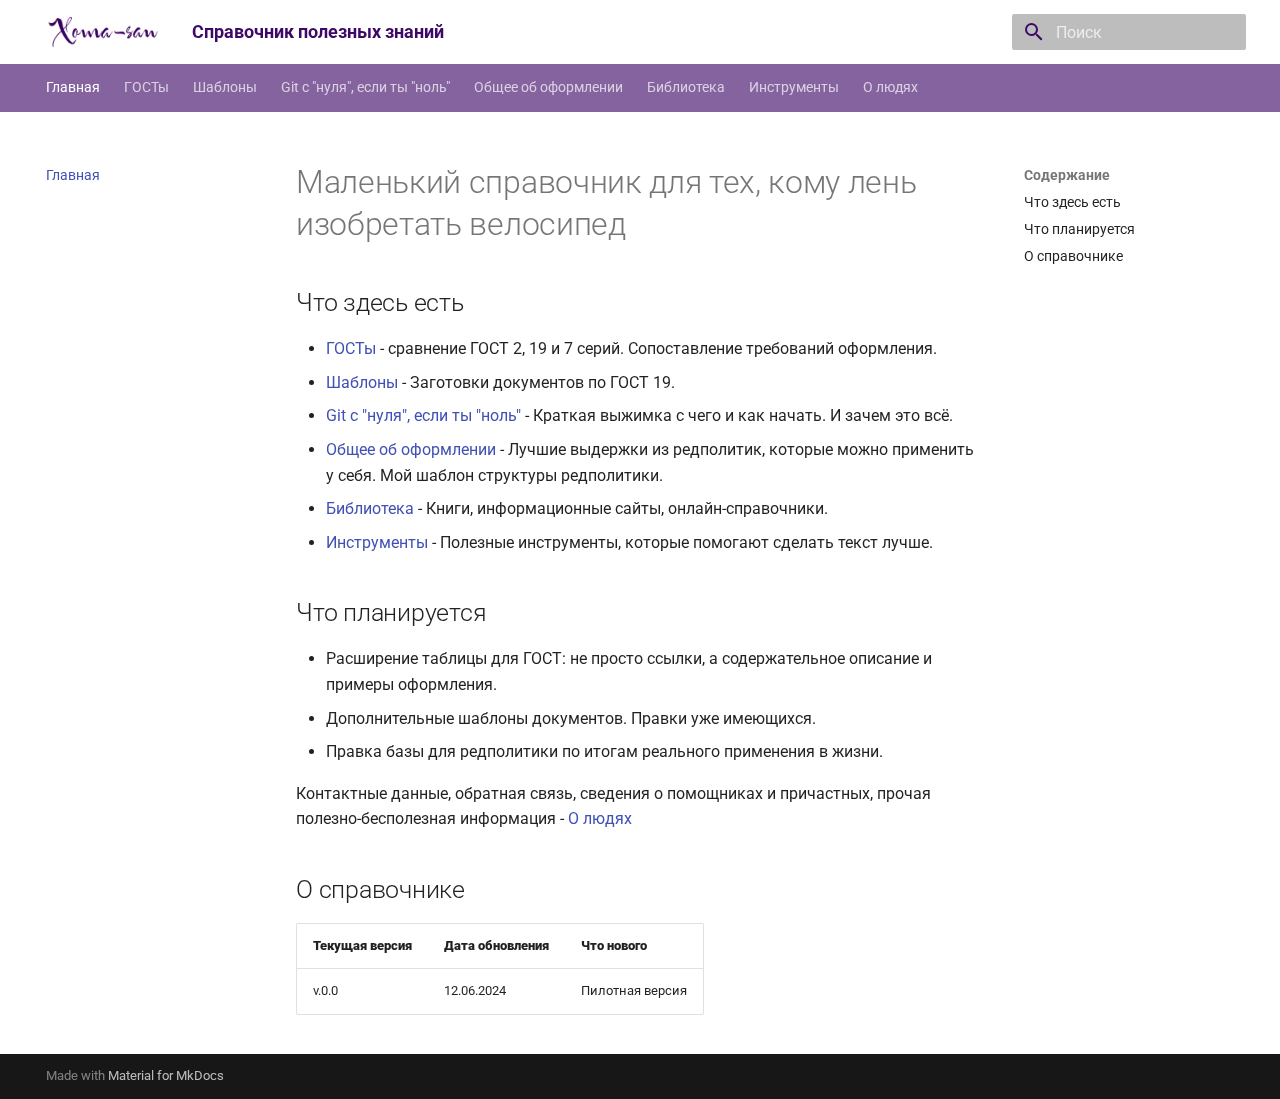
<file: index.html>
<!doctype html>
<html lang="ru" class="no-js">
  <head>
    
      <meta charset="utf-8">
      <meta name="viewport" content="width=device-width,initial-scale=1">
      
      
      
      
      
        <link rel="next" href="GOST/">
      
      
      <link rel="icon" href="logo_fav.jpg">
      <meta name="generator" content="mkdocs-1.6.0, mkdocs-material-9.5.27">
    
    
      
        <title>Справочник полезных знаний</title>
      
    
    
      <link rel="stylesheet" href="assets/stylesheets/main.6543a935.min.css">
      
      


    
    
      
    
    
      
        
        
        <link rel="preconnect" href="https://fonts.gstatic.com" crossorigin>
        <link rel="stylesheet" href="https://fonts.googleapis.com/css?family=Roboto:300,300i,400,400i,700,700i%7CRoboto+Mono:400,400i,700,700i&display=fallback">
        <style>:root{--md-text-font:"Roboto";--md-code-font:"Roboto Mono"}</style>
      
    
    
      <link rel="stylesheet" href="material-styles.css">
    
    <script>__md_scope=new URL(".",location),__md_hash=e=>[...e].reduce((e,_)=>(e<<5)-e+_.charCodeAt(0),0),__md_get=(e,_=localStorage,t=__md_scope)=>JSON.parse(_.getItem(t.pathname+"."+e)),__md_set=(e,_,t=localStorage,a=__md_scope)=>{try{t.setItem(a.pathname+"."+e,JSON.stringify(_))}catch(e){}}</script>
    
      

    
    
    
  </head>
  
  
    <body dir="ltr">
  
    
    <input class="md-toggle" data-md-toggle="drawer" type="checkbox" id="__drawer" autocomplete="off">
    <input class="md-toggle" data-md-toggle="search" type="checkbox" id="__search" autocomplete="off">
    <label class="md-overlay" for="__drawer"></label>
    <div data-md-component="skip">
      
        
        <a href="#_1" class="md-skip">
          Перейти к содержанию
        </a>
      
    </div>
    <div data-md-component="announce">
      
    </div>
    
    
      

<header class="md-header" data-md-component="header">
  <nav class="md-header__inner md-grid" aria-label="Верхний колонтитул">
    <a href="." title="Справочник полезных знаний" class="md-header__button md-logo" aria-label="Справочник полезных знаний" data-md-component="logo">
      
  <img src="logo_big3-1.jpg" alt="logo">

    </a>
    <label class="md-header__button md-icon" for="__drawer">
      
      <svg xmlns="http://www.w3.org/2000/svg" viewBox="0 0 24 24"><path d="M3 6h18v2H3V6m0 5h18v2H3v-2m0 5h18v2H3v-2Z"/></svg>
    </label>
    <div class="md-header__title" data-md-component="header-title">
      <div class="md-header__ellipsis">
        <div class="md-header__topic">
          <span class="md-ellipsis">
            Справочник полезных знаний
          </span>
        </div>
        <div class="md-header__topic" data-md-component="header-topic">
          <span class="md-ellipsis">
            
              Главная
            
          </span>
        </div>
      </div>
    </div>
    
    
      <script>var media,input,key,value,palette=__md_get("__palette");if(palette&&palette.color){"(prefers-color-scheme)"===palette.color.media&&(media=matchMedia("(prefers-color-scheme: light)"),input=document.querySelector(media.matches?"[data-md-color-media='(prefers-color-scheme: light)']":"[data-md-color-media='(prefers-color-scheme: dark)']"),palette.color.media=input.getAttribute("data-md-color-media"),palette.color.scheme=input.getAttribute("data-md-color-scheme"),palette.color.primary=input.getAttribute("data-md-color-primary"),palette.color.accent=input.getAttribute("data-md-color-accent"));for([key,value]of Object.entries(palette.color))document.body.setAttribute("data-md-color-"+key,value)}</script>
    
    
    
      <label class="md-header__button md-icon" for="__search">
        
        <svg xmlns="http://www.w3.org/2000/svg" viewBox="0 0 24 24"><path d="M9.5 3A6.5 6.5 0 0 1 16 9.5c0 1.61-.59 3.09-1.56 4.23l.27.27h.79l5 5-1.5 1.5-5-5v-.79l-.27-.27A6.516 6.516 0 0 1 9.5 16 6.5 6.5 0 0 1 3 9.5 6.5 6.5 0 0 1 9.5 3m0 2C7 5 5 7 5 9.5S7 14 9.5 14 14 12 14 9.5 12 5 9.5 5Z"/></svg>
      </label>
      <div class="md-search" data-md-component="search" role="dialog">
  <label class="md-search__overlay" for="__search"></label>
  <div class="md-search__inner" role="search">
    <form class="md-search__form" name="search">
      <input type="text" class="md-search__input" name="query" aria-label="Поиск" placeholder="Поиск" autocapitalize="off" autocorrect="off" autocomplete="off" spellcheck="false" data-md-component="search-query" required>
      <label class="md-search__icon md-icon" for="__search">
        
        <svg xmlns="http://www.w3.org/2000/svg" viewBox="0 0 24 24"><path d="M9.5 3A6.5 6.5 0 0 1 16 9.5c0 1.61-.59 3.09-1.56 4.23l.27.27h.79l5 5-1.5 1.5-5-5v-.79l-.27-.27A6.516 6.516 0 0 1 9.5 16 6.5 6.5 0 0 1 3 9.5 6.5 6.5 0 0 1 9.5 3m0 2C7 5 5 7 5 9.5S7 14 9.5 14 14 12 14 9.5 12 5 9.5 5Z"/></svg>
        
        <svg xmlns="http://www.w3.org/2000/svg" viewBox="0 0 24 24"><path d="M20 11v2H8l5.5 5.5-1.42 1.42L4.16 12l7.92-7.92L13.5 5.5 8 11h12Z"/></svg>
      </label>
      <nav class="md-search__options" aria-label="Поиск">
        
        <button type="reset" class="md-search__icon md-icon" title="Очистить" aria-label="Очистить" tabindex="-1">
          
          <svg xmlns="http://www.w3.org/2000/svg" viewBox="0 0 24 24"><path d="M19 6.41 17.59 5 12 10.59 6.41 5 5 6.41 10.59 12 5 17.59 6.41 19 12 13.41 17.59 19 19 17.59 13.41 12 19 6.41Z"/></svg>
        </button>
      </nav>
      
    </form>
    <div class="md-search__output">
      <div class="md-search__scrollwrap" tabindex="0" data-md-scrollfix>
        <div class="md-search-result" data-md-component="search-result">
          <div class="md-search-result__meta">
            Инициализация поиска
          </div>
          <ol class="md-search-result__list" role="presentation"></ol>
        </div>
      </div>
    </div>
  </div>
</div>
    
    
  </nav>
  
</header>
    
    <div class="md-container" data-md-component="container">
      
      
        
          
            
<nav class="md-tabs" aria-label="Вкладки" data-md-component="tabs">
  <div class="md-grid">
    <ul class="md-tabs__list">
      
        
  
  
    
  
  
    <li class="md-tabs__item md-tabs__item--active">
      <a href="." class="md-tabs__link">
        
  
    
  
  Главная

      </a>
    </li>
  

      
        
  
  
  
    <li class="md-tabs__item">
      <a href="GOST/" class="md-tabs__link">
        
  
    
  
  ГОСТы

      </a>
    </li>
  

      
        
  
  
  
    
    
      <li class="md-tabs__item">
        <a href="Opisanie-primenenia/" class="md-tabs__link">
          
  
  Шаблоны

        </a>
      </li>
    
  

      
        
  
  
  
    
    
      <li class="md-tabs__item">
        <a href="git/Git-help-do/" class="md-tabs__link">
          
  
  Git с "нуля", если ты "ноль"

        </a>
      </li>
    
  

      
        
  
  
  
    <li class="md-tabs__item">
      <a href="Useful/" class="md-tabs__link">
        
  
    
  
  Общее об оформлении

      </a>
    </li>
  

      
        
  
  
  
    <li class="md-tabs__item">
      <a href="libs/" class="md-tabs__link">
        
  
    
  
  Библиотека

      </a>
    </li>
  

      
        
  
  
  
    <li class="md-tabs__item">
      <a href="Tools/" class="md-tabs__link">
        
  
    
  
  Инструменты

      </a>
    </li>
  

      
        
  
  
  
    <li class="md-tabs__item">
      <a href="about/" class="md-tabs__link">
        
  
    
  
  О людях

      </a>
    </li>
  

      
    </ul>
  </div>
</nav>
          
        
      
      <main class="md-main" data-md-component="main">
        <div class="md-main__inner md-grid">
          
            
              
              <div class="md-sidebar md-sidebar--primary" data-md-component="sidebar" data-md-type="navigation" >
                <div class="md-sidebar__scrollwrap">
                  <div class="md-sidebar__inner">
                    


  


<nav class="md-nav md-nav--primary md-nav--lifted" aria-label="Навигация" data-md-level="0">
  <label class="md-nav__title" for="__drawer">
    <a href="." title="Справочник полезных знаний" class="md-nav__button md-logo" aria-label="Справочник полезных знаний" data-md-component="logo">
      
  <img src="logo_big3-1.jpg" alt="logo">

    </a>
    Справочник полезных знаний
  </label>
  
  <ul class="md-nav__list" data-md-scrollfix>
    
      
      
  
  
    
  
  
  
    <li class="md-nav__item md-nav__item--active">
      
      <input class="md-nav__toggle md-toggle" type="checkbox" id="__toc">
      
      
        
      
      
        <label class="md-nav__link md-nav__link--active" for="__toc">
          
  
  <span class="md-ellipsis">
    Главная
  </span>
  

          <span class="md-nav__icon md-icon"></span>
        </label>
      
      <a href="." class="md-nav__link md-nav__link--active">
        
  
  <span class="md-ellipsis">
    Главная
  </span>
  

      </a>
      
        

<nav class="md-nav md-nav--secondary" aria-label="Содержание">
  
  
  
    
  
  
    <label class="md-nav__title" for="__toc">
      <span class="md-nav__icon md-icon"></span>
      Содержание
    </label>
    <ul class="md-nav__list" data-md-component="toc" data-md-scrollfix>
      
        <li class="md-nav__item">
  <a href="#_2" class="md-nav__link">
    <span class="md-ellipsis">
      Что здесь есть
    </span>
  </a>
  
</li>
      
        <li class="md-nav__item">
  <a href="#_3" class="md-nav__link">
    <span class="md-ellipsis">
      Что планируется
    </span>
  </a>
  
</li>
      
        <li class="md-nav__item">
  <a href="#_4" class="md-nav__link">
    <span class="md-ellipsis">
      О справочнике
    </span>
  </a>
  
</li>
      
    </ul>
  
</nav>
      
    </li>
  

    
      
      
  
  
  
  
    <li class="md-nav__item">
      <a href="GOST/" class="md-nav__link">
        
  
  <span class="md-ellipsis">
    ГОСТы
  </span>
  

      </a>
    </li>
  

    
      
      
  
  
  
  
    
    
    
      
      
    
    
    <li class="md-nav__item md-nav__item--nested">
      
        
        
        <input class="md-nav__toggle md-toggle " type="checkbox" id="__nav_3" >
        
          
          <label class="md-nav__link" for="__nav_3" id="__nav_3_label" tabindex="0">
            
  
  <span class="md-ellipsis">
    Шаблоны
  </span>
  

            <span class="md-nav__icon md-icon"></span>
          </label>
        
        <nav class="md-nav" data-md-level="1" aria-labelledby="__nav_3_label" aria-expanded="false">
          <label class="md-nav__title" for="__nav_3">
            <span class="md-nav__icon md-icon"></span>
            Шаблоны
          </label>
          <ul class="md-nav__list" data-md-scrollfix>
            
              
                
  
  
  
  
    <li class="md-nav__item">
      <a href="Opisanie-primenenia/" class="md-nav__link">
        
  
  <span class="md-ellipsis">
    Описание применения
  </span>
  

      </a>
    </li>
  

              
            
              
                
  
  
  
  
    <li class="md-nav__item">
      <a href="Opisanie-programmi/" class="md-nav__link">
        
  
  <span class="md-ellipsis">
    Описание программы
  </span>
  

      </a>
    </li>
  

              
            
              
                
  
  
  
  
    <li class="md-nav__item">
      <a href="Formular/" class="md-nav__link">
        
  
  <span class="md-ellipsis">
    Формуляр
  </span>
  

      </a>
    </li>
  

              
            
          </ul>
        </nav>
      
    </li>
  

    
      
      
  
  
  
  
    
    
    
      
      
    
    
    <li class="md-nav__item md-nav__item--nested">
      
        
        
        <input class="md-nav__toggle md-toggle " type="checkbox" id="__nav_4" >
        
          
          <label class="md-nav__link" for="__nav_4" id="__nav_4_label" tabindex="0">
            
  
  <span class="md-ellipsis">
    Git с "нуля", если ты "ноль"
  </span>
  

            <span class="md-nav__icon md-icon"></span>
          </label>
        
        <nav class="md-nav" data-md-level="1" aria-labelledby="__nav_4_label" aria-expanded="false">
          <label class="md-nav__title" for="__nav_4">
            <span class="md-nav__icon md-icon"></span>
            Git с "нуля", если ты "ноль"
          </label>
          <ul class="md-nav__list" data-md-scrollfix>
            
              
                
  
  
  
  
    <li class="md-nav__item">
      <a href="git/Git-help-do/" class="md-nav__link">
        
  
  <span class="md-ellipsis">
    Перед началом знакомства
  </span>
  

      </a>
    </li>
  

              
            
              
                
  
  
  
  
    <li class="md-nav__item">
      <a href="git/Git-help-sprav/" class="md-nav__link">
        
  
  <span class="md-ellipsis">
    Полезная информация
  </span>
  

      </a>
    </li>
  

              
            
              
                
  
  
  
  
    <li class="md-nav__item">
      <a href="git/Git-help-rep/" class="md-nav__link">
        
  
  <span class="md-ellipsis">
    Управление репозиториями
  </span>
  

      </a>
    </li>
  

              
            
              
                
  
  
  
  
    <li class="md-nav__item">
      <a href="git/Git-help-rab/" class="md-nav__link">
        
  
  <span class="md-ellipsis">
    Работа с Git
  </span>
  

      </a>
    </li>
  

              
            
          </ul>
        </nav>
      
    </li>
  

    
      
      
  
  
  
  
    <li class="md-nav__item">
      <a href="Useful/" class="md-nav__link">
        
  
  <span class="md-ellipsis">
    Общее об оформлении
  </span>
  

      </a>
    </li>
  

    
      
      
  
  
  
  
    <li class="md-nav__item">
      <a href="libs/" class="md-nav__link">
        
  
  <span class="md-ellipsis">
    Библиотека
  </span>
  

      </a>
    </li>
  

    
      
      
  
  
  
  
    <li class="md-nav__item">
      <a href="Tools/" class="md-nav__link">
        
  
  <span class="md-ellipsis">
    Инструменты
  </span>
  

      </a>
    </li>
  

    
      
      
  
  
  
  
    <li class="md-nav__item">
      <a href="about/" class="md-nav__link">
        
  
  <span class="md-ellipsis">
    О людях
  </span>
  

      </a>
    </li>
  

    
  </ul>
</nav>
                  </div>
                </div>
              </div>
            
            
              
              <div class="md-sidebar md-sidebar--secondary" data-md-component="sidebar" data-md-type="toc" >
                <div class="md-sidebar__scrollwrap">
                  <div class="md-sidebar__inner">
                    

<nav class="md-nav md-nav--secondary" aria-label="Содержание">
  
  
  
    
  
  
    <label class="md-nav__title" for="__toc">
      <span class="md-nav__icon md-icon"></span>
      Содержание
    </label>
    <ul class="md-nav__list" data-md-component="toc" data-md-scrollfix>
      
        <li class="md-nav__item">
  <a href="#_2" class="md-nav__link">
    <span class="md-ellipsis">
      Что здесь есть
    </span>
  </a>
  
</li>
      
        <li class="md-nav__item">
  <a href="#_3" class="md-nav__link">
    <span class="md-ellipsis">
      Что планируется
    </span>
  </a>
  
</li>
      
        <li class="md-nav__item">
  <a href="#_4" class="md-nav__link">
    <span class="md-ellipsis">
      О справочнике
    </span>
  </a>
  
</li>
      
    </ul>
  
</nav>
                  </div>
                </div>
              </div>
            
          
          
            <div class="md-content" data-md-component="content">
              <article class="md-content__inner md-typeset">
                
                  


<h1 id="_1">Маленький справочник для тех, кому лень изобретать велосипед</h1>
<h2 id="_2">Что здесь есть</h2>
<ul>
<li><a href="https://xoma-san.github.io/xoma-book/GOST/">ГОСТы</a> - сравнение ГОСТ 2, 19 и 7 серий. Сопоставление требований оформления. </li>
<li><a href="https://xoma-san.github.io/xoma-book/Template/">Шаблоны</a> - Заготовки документов по ГОСТ 19. </li>
<li><a href="https://xoma-san.github.io/xoma-book/git/Git-help-do/">Git с "нуля", если ты "ноль"</a> - Краткая выжимка с чего и как начать. И зачем это всё.</li>
<li><a href="https://xoma-san.github.io/xoma-book/Useful/">Общее об оформлении</a> - Лучшие выдержки из редполитик, которые можно применить у себя. Мой шаблон структуры редполитики.</li>
<li><a href="https://xoma-san.github.io/xoma-book/libs/">Библиотека</a> - Книги, информационные сайты, онлайн-справочники.</li>
<li><a href="https://xoma-san.github.io/xoma-book/Tools/">Инструменты</a> - Полезные инструменты, которые помогают сделать текст лучше.</li>
</ul>
<h2 id="_3">Что планируется</h2>
<ul>
<li>Расширение таблицы для ГОСТ: не просто ссылки, а содержательное описание и примеры оформления.</li>
<li>Дополнительные шаблоны документов. Правки уже имеющихся.</li>
<li>Правка базы для редполитики по итогам реального применения в жизни.</li>
</ul>
<p>Контактные данные, обратная связь, сведения о помощниках и причастных, прочая полезно-бесполезная информация - <a href="https://xoma-san.github.io/xoma-book/about">О людях</a></p>
<h2 id="_4">О справочнике</h2>
<table>
<thead>
<tr>
<th><strong>Текущая версия</strong></th>
<th><strong>Дата обновления</strong></th>
<th><strong>Что нового</strong></th>
</tr>
</thead>
<tbody>
<tr>
<td>v.0.0</td>
<td>12.06.2024</td>
<td>Пилотная версия</td>
</tr>
</tbody>
</table>












                
              </article>
            </div>
          
          
<script>var target=document.getElementById(location.hash.slice(1));target&&target.name&&(target.checked=target.name.startsWith("__tabbed_"))</script>
        </div>
        
      </main>
      
        <footer class="md-footer">
  
  <div class="md-footer-meta md-typeset">
    <div class="md-footer-meta__inner md-grid">
      <div class="md-copyright">
  
  
    Made with
    <a href="https://squidfunk.github.io/mkdocs-material/" target="_blank" rel="noopener">
      Material for MkDocs
    </a>
  
</div>
      
    </div>
  </div>
</footer>
      
    </div>
    <div class="md-dialog" data-md-component="dialog">
      <div class="md-dialog__inner md-typeset"></div>
    </div>
    
    
    <script id="__config" type="application/json">{"base": ".", "features": ["navigation.tabs"], "search": "assets/javascripts/workers/search.b8dbb3d2.min.js", "translations": {"clipboard.copied": "\u0421\u043a\u043e\u043f\u0438\u0440\u043e\u0432\u0430\u043d\u043e \u0432 \u0431\u0443\u0444\u0435\u0440", "clipboard.copy": "\u041a\u043e\u043f\u0438\u0440\u043e\u0432\u0430\u0442\u044c \u0432 \u0431\u0443\u0444\u0435\u0440", "search.result.more.one": "\u0415\u0449\u0451 1 \u043d\u0430 \u044d\u0442\u043e\u0439 \u0441\u0442\u0440\u0430\u043d\u0438\u0446\u0435", "search.result.more.other": "\u0415\u0449\u0451 # \u043d\u0430 \u044d\u0442\u043e\u0439 \u0441\u0442\u0440\u0430\u043d\u0438\u0446\u0435", "search.result.none": "\u0421\u043e\u0432\u043f\u0430\u0434\u0435\u043d\u0438\u0439 \u043d\u0435 \u043d\u0430\u0439\u0434\u0435\u043d\u043e", "search.result.one": "\u041d\u0430\u0439\u0434\u0435\u043d\u043e 1 \u0441\u043e\u0432\u043f\u0430\u0434\u0435\u043d\u0438\u0435", "search.result.other": "\u041d\u0430\u0439\u0434\u0435\u043d\u043e \u0441\u043e\u0432\u043f\u0430\u0434\u0435\u043d\u0438\u0439: #", "search.result.placeholder": "\u041d\u0430\u0447\u043d\u0438\u0442\u0435 \u043f\u0435\u0447\u0430\u0442\u0430\u0442\u044c \u0434\u043b\u044f \u043f\u043e\u0438\u0441\u043a\u0430", "search.result.term.missing": "\u041e\u0442\u0441\u0443\u0442\u0441\u0442\u0432\u0443\u0435\u0442", "select.version": "\u0412\u044b\u0431\u0435\u0440\u0438\u0442\u0435 \u0432\u0435\u0440\u0441\u0438\u044e"}}</script>
    
    
      <script src="assets/javascripts/bundle.ad660dcc.min.js"></script>
      
    
  </body>
</html>
</file>
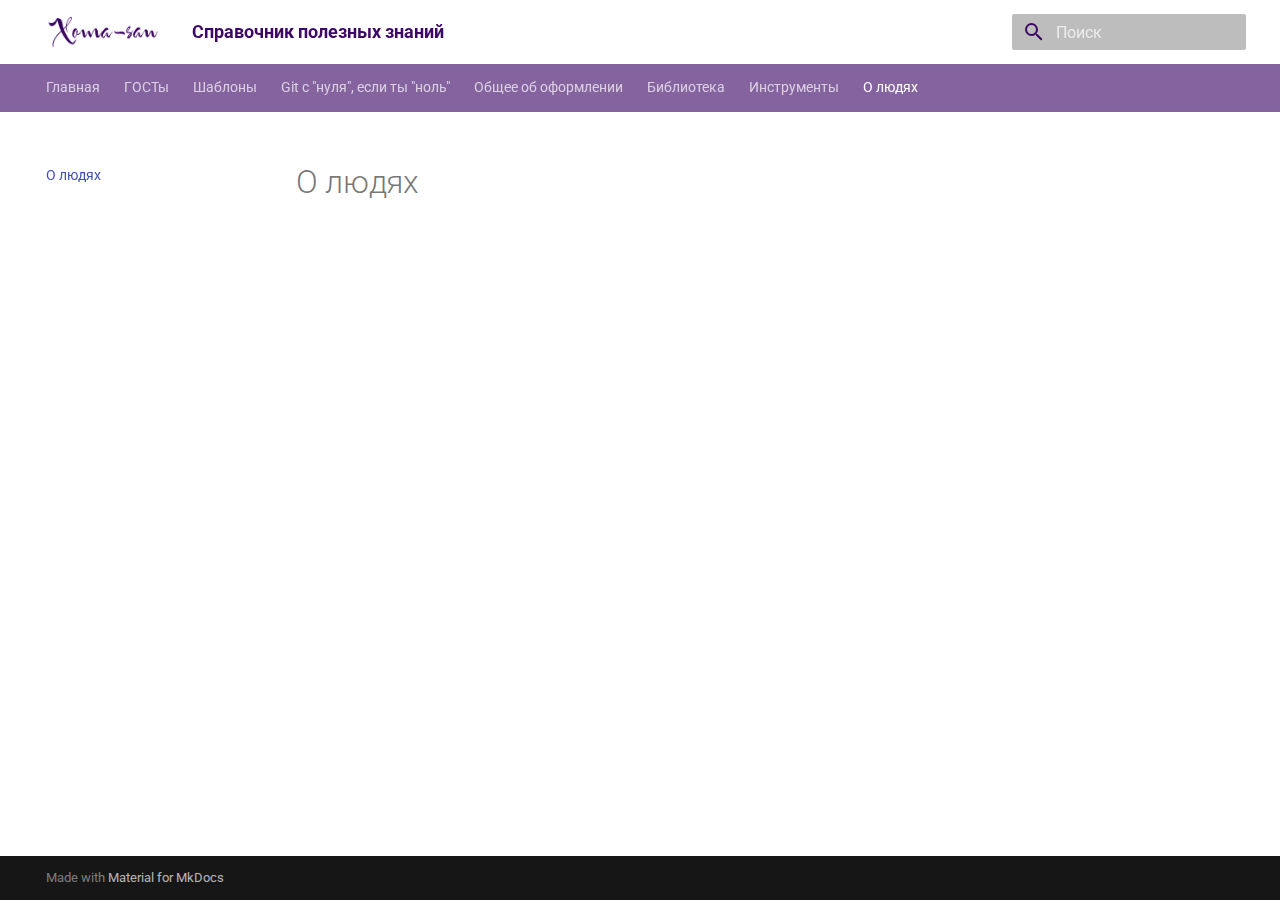
<file: about/index.html>
<!doctype html>
<html lang="ru" class="no-js">
  <head>
    
      <meta charset="utf-8">
      <meta name="viewport" content="width=device-width,initial-scale=1">
      
      
      
      
        <link rel="prev" href="../Tools/">
      
      
      
      <link rel="icon" href="../logo_fav.jpg">
      <meta name="generator" content="mkdocs-1.6.0, mkdocs-material-9.5.27">
    
    
      
        <title>О людях - Справочник полезных знаний</title>
      
    
    
      <link rel="stylesheet" href="../assets/stylesheets/main.6543a935.min.css">
      
      


    
    
      
    
    
      
        
        
        <link rel="preconnect" href="https://fonts.gstatic.com" crossorigin>
        <link rel="stylesheet" href="https://fonts.googleapis.com/css?family=Roboto:300,300i,400,400i,700,700i%7CRoboto+Mono:400,400i,700,700i&display=fallback">
        <style>:root{--md-text-font:"Roboto";--md-code-font:"Roboto Mono"}</style>
      
    
    
      <link rel="stylesheet" href="../material-styles.css">
    
    <script>__md_scope=new URL("..",location),__md_hash=e=>[...e].reduce((e,_)=>(e<<5)-e+_.charCodeAt(0),0),__md_get=(e,_=localStorage,t=__md_scope)=>JSON.parse(_.getItem(t.pathname+"."+e)),__md_set=(e,_,t=localStorage,a=__md_scope)=>{try{t.setItem(a.pathname+"."+e,JSON.stringify(_))}catch(e){}}</script>
    
      

    
    
    
  </head>
  
  
    <body dir="ltr">
  
    
    <input class="md-toggle" data-md-toggle="drawer" type="checkbox" id="__drawer" autocomplete="off">
    <input class="md-toggle" data-md-toggle="search" type="checkbox" id="__search" autocomplete="off">
    <label class="md-overlay" for="__drawer"></label>
    <div data-md-component="skip">
      
    </div>
    <div data-md-component="announce">
      
    </div>
    
    
      

<header class="md-header" data-md-component="header">
  <nav class="md-header__inner md-grid" aria-label="Верхний колонтитул">
    <a href=".." title="Справочник полезных знаний" class="md-header__button md-logo" aria-label="Справочник полезных знаний" data-md-component="logo">
      
  <img src="../logo_big3-1.jpg" alt="logo">

    </a>
    <label class="md-header__button md-icon" for="__drawer">
      
      <svg xmlns="http://www.w3.org/2000/svg" viewBox="0 0 24 24"><path d="M3 6h18v2H3V6m0 5h18v2H3v-2m0 5h18v2H3v-2Z"/></svg>
    </label>
    <div class="md-header__title" data-md-component="header-title">
      <div class="md-header__ellipsis">
        <div class="md-header__topic">
          <span class="md-ellipsis">
            Справочник полезных знаний
          </span>
        </div>
        <div class="md-header__topic" data-md-component="header-topic">
          <span class="md-ellipsis">
            
              О людях
            
          </span>
        </div>
      </div>
    </div>
    
    
      <script>var media,input,key,value,palette=__md_get("__palette");if(palette&&palette.color){"(prefers-color-scheme)"===palette.color.media&&(media=matchMedia("(prefers-color-scheme: light)"),input=document.querySelector(media.matches?"[data-md-color-media='(prefers-color-scheme: light)']":"[data-md-color-media='(prefers-color-scheme: dark)']"),palette.color.media=input.getAttribute("data-md-color-media"),palette.color.scheme=input.getAttribute("data-md-color-scheme"),palette.color.primary=input.getAttribute("data-md-color-primary"),palette.color.accent=input.getAttribute("data-md-color-accent"));for([key,value]of Object.entries(palette.color))document.body.setAttribute("data-md-color-"+key,value)}</script>
    
    
    
      <label class="md-header__button md-icon" for="__search">
        
        <svg xmlns="http://www.w3.org/2000/svg" viewBox="0 0 24 24"><path d="M9.5 3A6.5 6.5 0 0 1 16 9.5c0 1.61-.59 3.09-1.56 4.23l.27.27h.79l5 5-1.5 1.5-5-5v-.79l-.27-.27A6.516 6.516 0 0 1 9.5 16 6.5 6.5 0 0 1 3 9.5 6.5 6.5 0 0 1 9.5 3m0 2C7 5 5 7 5 9.5S7 14 9.5 14 14 12 14 9.5 12 5 9.5 5Z"/></svg>
      </label>
      <div class="md-search" data-md-component="search" role="dialog">
  <label class="md-search__overlay" for="__search"></label>
  <div class="md-search__inner" role="search">
    <form class="md-search__form" name="search">
      <input type="text" class="md-search__input" name="query" aria-label="Поиск" placeholder="Поиск" autocapitalize="off" autocorrect="off" autocomplete="off" spellcheck="false" data-md-component="search-query" required>
      <label class="md-search__icon md-icon" for="__search">
        
        <svg xmlns="http://www.w3.org/2000/svg" viewBox="0 0 24 24"><path d="M9.5 3A6.5 6.5 0 0 1 16 9.5c0 1.61-.59 3.09-1.56 4.23l.27.27h.79l5 5-1.5 1.5-5-5v-.79l-.27-.27A6.516 6.516 0 0 1 9.5 16 6.5 6.5 0 0 1 3 9.5 6.5 6.5 0 0 1 9.5 3m0 2C7 5 5 7 5 9.5S7 14 9.5 14 14 12 14 9.5 12 5 9.5 5Z"/></svg>
        
        <svg xmlns="http://www.w3.org/2000/svg" viewBox="0 0 24 24"><path d="M20 11v2H8l5.5 5.5-1.42 1.42L4.16 12l7.92-7.92L13.5 5.5 8 11h12Z"/></svg>
      </label>
      <nav class="md-search__options" aria-label="Поиск">
        
        <button type="reset" class="md-search__icon md-icon" title="Очистить" aria-label="Очистить" tabindex="-1">
          
          <svg xmlns="http://www.w3.org/2000/svg" viewBox="0 0 24 24"><path d="M19 6.41 17.59 5 12 10.59 6.41 5 5 6.41 10.59 12 5 17.59 6.41 19 12 13.41 17.59 19 19 17.59 13.41 12 19 6.41Z"/></svg>
        </button>
      </nav>
      
    </form>
    <div class="md-search__output">
      <div class="md-search__scrollwrap" tabindex="0" data-md-scrollfix>
        <div class="md-search-result" data-md-component="search-result">
          <div class="md-search-result__meta">
            Инициализация поиска
          </div>
          <ol class="md-search-result__list" role="presentation"></ol>
        </div>
      </div>
    </div>
  </div>
</div>
    
    
  </nav>
  
</header>
    
    <div class="md-container" data-md-component="container">
      
      
        
          
            
<nav class="md-tabs" aria-label="Вкладки" data-md-component="tabs">
  <div class="md-grid">
    <ul class="md-tabs__list">
      
        
  
  
  
    <li class="md-tabs__item">
      <a href=".." class="md-tabs__link">
        
  
    
  
  Главная

      </a>
    </li>
  

      
        
  
  
  
    <li class="md-tabs__item">
      <a href="../GOST/" class="md-tabs__link">
        
  
    
  
  ГОСТы

      </a>
    </li>
  

      
        
  
  
  
    
    
      <li class="md-tabs__item">
        <a href="../Opisanie-primenenia/" class="md-tabs__link">
          
  
  Шаблоны

        </a>
      </li>
    
  

      
        
  
  
  
    
    
      <li class="md-tabs__item">
        <a href="../git/Git-help-do/" class="md-tabs__link">
          
  
  Git с "нуля", если ты "ноль"

        </a>
      </li>
    
  

      
        
  
  
  
    <li class="md-tabs__item">
      <a href="../Useful/" class="md-tabs__link">
        
  
    
  
  Общее об оформлении

      </a>
    </li>
  

      
        
  
  
  
    <li class="md-tabs__item">
      <a href="../libs/" class="md-tabs__link">
        
  
    
  
  Библиотека

      </a>
    </li>
  

      
        
  
  
  
    <li class="md-tabs__item">
      <a href="../Tools/" class="md-tabs__link">
        
  
    
  
  Инструменты

      </a>
    </li>
  

      
        
  
  
    
  
  
    <li class="md-tabs__item md-tabs__item--active">
      <a href="./" class="md-tabs__link">
        
  
    
  
  О людях

      </a>
    </li>
  

      
    </ul>
  </div>
</nav>
          
        
      
      <main class="md-main" data-md-component="main">
        <div class="md-main__inner md-grid">
          
            
              
              <div class="md-sidebar md-sidebar--primary" data-md-component="sidebar" data-md-type="navigation" >
                <div class="md-sidebar__scrollwrap">
                  <div class="md-sidebar__inner">
                    


  


<nav class="md-nav md-nav--primary md-nav--lifted" aria-label="Навигация" data-md-level="0">
  <label class="md-nav__title" for="__drawer">
    <a href=".." title="Справочник полезных знаний" class="md-nav__button md-logo" aria-label="Справочник полезных знаний" data-md-component="logo">
      
  <img src="../logo_big3-1.jpg" alt="logo">

    </a>
    Справочник полезных знаний
  </label>
  
  <ul class="md-nav__list" data-md-scrollfix>
    
      
      
  
  
  
  
    <li class="md-nav__item">
      <a href=".." class="md-nav__link">
        
  
  <span class="md-ellipsis">
    Главная
  </span>
  

      </a>
    </li>
  

    
      
      
  
  
  
  
    <li class="md-nav__item">
      <a href="../GOST/" class="md-nav__link">
        
  
  <span class="md-ellipsis">
    ГОСТы
  </span>
  

      </a>
    </li>
  

    
      
      
  
  
  
  
    
    
    
      
      
    
    
    <li class="md-nav__item md-nav__item--nested">
      
        
        
        <input class="md-nav__toggle md-toggle " type="checkbox" id="__nav_3" >
        
          
          <label class="md-nav__link" for="__nav_3" id="__nav_3_label" tabindex="0">
            
  
  <span class="md-ellipsis">
    Шаблоны
  </span>
  

            <span class="md-nav__icon md-icon"></span>
          </label>
        
        <nav class="md-nav" data-md-level="1" aria-labelledby="__nav_3_label" aria-expanded="false">
          <label class="md-nav__title" for="__nav_3">
            <span class="md-nav__icon md-icon"></span>
            Шаблоны
          </label>
          <ul class="md-nav__list" data-md-scrollfix>
            
              
                
  
  
  
  
    <li class="md-nav__item">
      <a href="../Opisanie-primenenia/" class="md-nav__link">
        
  
  <span class="md-ellipsis">
    Описание применения
  </span>
  

      </a>
    </li>
  

              
            
              
                
  
  
  
  
    <li class="md-nav__item">
      <a href="../Opisanie-programmi/" class="md-nav__link">
        
  
  <span class="md-ellipsis">
    Описание программы
  </span>
  

      </a>
    </li>
  

              
            
              
                
  
  
  
  
    <li class="md-nav__item">
      <a href="../Formular/" class="md-nav__link">
        
  
  <span class="md-ellipsis">
    Формуляр
  </span>
  

      </a>
    </li>
  

              
            
          </ul>
        </nav>
      
    </li>
  

    
      
      
  
  
  
  
    
    
    
      
      
    
    
    <li class="md-nav__item md-nav__item--nested">
      
        
        
        <input class="md-nav__toggle md-toggle " type="checkbox" id="__nav_4" >
        
          
          <label class="md-nav__link" for="__nav_4" id="__nav_4_label" tabindex="0">
            
  
  <span class="md-ellipsis">
    Git с "нуля", если ты "ноль"
  </span>
  

            <span class="md-nav__icon md-icon"></span>
          </label>
        
        <nav class="md-nav" data-md-level="1" aria-labelledby="__nav_4_label" aria-expanded="false">
          <label class="md-nav__title" for="__nav_4">
            <span class="md-nav__icon md-icon"></span>
            Git с "нуля", если ты "ноль"
          </label>
          <ul class="md-nav__list" data-md-scrollfix>
            
              
                
  
  
  
  
    <li class="md-nav__item">
      <a href="../git/Git-help-do/" class="md-nav__link">
        
  
  <span class="md-ellipsis">
    Перед началом знакомства
  </span>
  

      </a>
    </li>
  

              
            
              
                
  
  
  
  
    <li class="md-nav__item">
      <a href="../git/Git-help-sprav/" class="md-nav__link">
        
  
  <span class="md-ellipsis">
    Полезная информация
  </span>
  

      </a>
    </li>
  

              
            
              
                
  
  
  
  
    <li class="md-nav__item">
      <a href="../git/Git-help-rep/" class="md-nav__link">
        
  
  <span class="md-ellipsis">
    Управление репозиториями
  </span>
  

      </a>
    </li>
  

              
            
              
                
  
  
  
  
    <li class="md-nav__item">
      <a href="../git/Git-help-rab/" class="md-nav__link">
        
  
  <span class="md-ellipsis">
    Работа с Git
  </span>
  

      </a>
    </li>
  

              
            
          </ul>
        </nav>
      
    </li>
  

    
      
      
  
  
  
  
    <li class="md-nav__item">
      <a href="../Useful/" class="md-nav__link">
        
  
  <span class="md-ellipsis">
    Общее об оформлении
  </span>
  

      </a>
    </li>
  

    
      
      
  
  
  
  
    <li class="md-nav__item">
      <a href="../libs/" class="md-nav__link">
        
  
  <span class="md-ellipsis">
    Библиотека
  </span>
  

      </a>
    </li>
  

    
      
      
  
  
  
  
    <li class="md-nav__item">
      <a href="../Tools/" class="md-nav__link">
        
  
  <span class="md-ellipsis">
    Инструменты
  </span>
  

      </a>
    </li>
  

    
      
      
  
  
    
  
  
  
    <li class="md-nav__item md-nav__item--active">
      
      <input class="md-nav__toggle md-toggle" type="checkbox" id="__toc">
      
      
      
      <a href="./" class="md-nav__link md-nav__link--active">
        
  
  <span class="md-ellipsis">
    О людях
  </span>
  

      </a>
      
    </li>
  

    
  </ul>
</nav>
                  </div>
                </div>
              </div>
            
            
              
              <div class="md-sidebar md-sidebar--secondary" data-md-component="sidebar" data-md-type="toc" >
                <div class="md-sidebar__scrollwrap">
                  <div class="md-sidebar__inner">
                    

<nav class="md-nav md-nav--secondary" aria-label="Содержание">
  
  
  
  
</nav>
                  </div>
                </div>
              </div>
            
          
          
            <div class="md-content" data-md-component="content">
              <article class="md-content__inner md-typeset">
                
                  


  <h1>О людях</h1>














                
              </article>
            </div>
          
          
<script>var target=document.getElementById(location.hash.slice(1));target&&target.name&&(target.checked=target.name.startsWith("__tabbed_"))</script>
        </div>
        
      </main>
      
        <footer class="md-footer">
  
  <div class="md-footer-meta md-typeset">
    <div class="md-footer-meta__inner md-grid">
      <div class="md-copyright">
  
  
    Made with
    <a href="https://squidfunk.github.io/mkdocs-material/" target="_blank" rel="noopener">
      Material for MkDocs
    </a>
  
</div>
      
    </div>
  </div>
</footer>
      
    </div>
    <div class="md-dialog" data-md-component="dialog">
      <div class="md-dialog__inner md-typeset"></div>
    </div>
    
    
    <script id="__config" type="application/json">{"base": "..", "features": ["navigation.tabs"], "search": "../assets/javascripts/workers/search.b8dbb3d2.min.js", "translations": {"clipboard.copied": "\u0421\u043a\u043e\u043f\u0438\u0440\u043e\u0432\u0430\u043d\u043e \u0432 \u0431\u0443\u0444\u0435\u0440", "clipboard.copy": "\u041a\u043e\u043f\u0438\u0440\u043e\u0432\u0430\u0442\u044c \u0432 \u0431\u0443\u0444\u0435\u0440", "search.result.more.one": "\u0415\u0449\u0451 1 \u043d\u0430 \u044d\u0442\u043e\u0439 \u0441\u0442\u0440\u0430\u043d\u0438\u0446\u0435", "search.result.more.other": "\u0415\u0449\u0451 # \u043d\u0430 \u044d\u0442\u043e\u0439 \u0441\u0442\u0440\u0430\u043d\u0438\u0446\u0435", "search.result.none": "\u0421\u043e\u0432\u043f\u0430\u0434\u0435\u043d\u0438\u0439 \u043d\u0435 \u043d\u0430\u0439\u0434\u0435\u043d\u043e", "search.result.one": "\u041d\u0430\u0439\u0434\u0435\u043d\u043e 1 \u0441\u043e\u0432\u043f\u0430\u0434\u0435\u043d\u0438\u0435", "search.result.other": "\u041d\u0430\u0439\u0434\u0435\u043d\u043e \u0441\u043e\u0432\u043f\u0430\u0434\u0435\u043d\u0438\u0439: #", "search.result.placeholder": "\u041d\u0430\u0447\u043d\u0438\u0442\u0435 \u043f\u0435\u0447\u0430\u0442\u0430\u0442\u044c \u0434\u043b\u044f \u043f\u043e\u0438\u0441\u043a\u0430", "search.result.term.missing": "\u041e\u0442\u0441\u0443\u0442\u0441\u0442\u0432\u0443\u0435\u0442", "select.version": "\u0412\u044b\u0431\u0435\u0440\u0438\u0442\u0435 \u0432\u0435\u0440\u0441\u0438\u044e"}}</script>
    
    
      <script src="../assets/javascripts/bundle.ad660dcc.min.js"></script>
      
    
  </body>
</html>
</file>
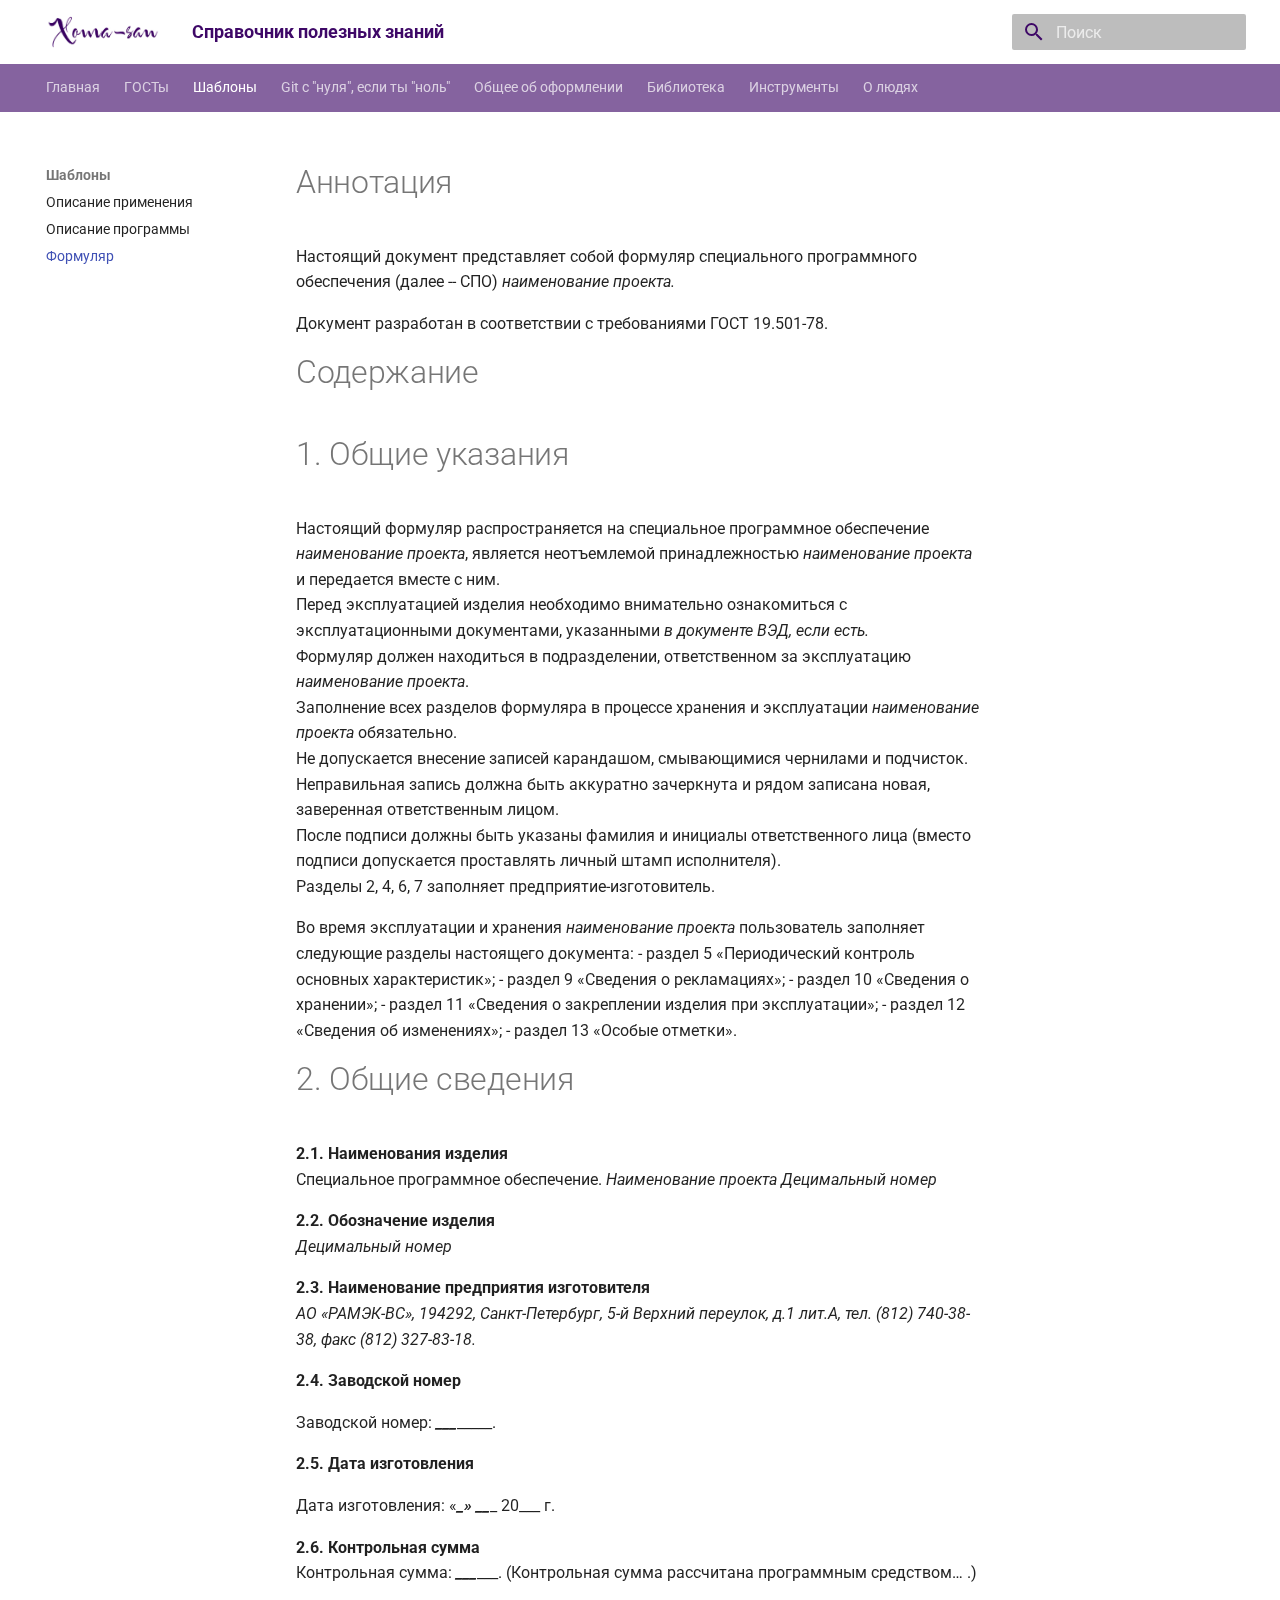
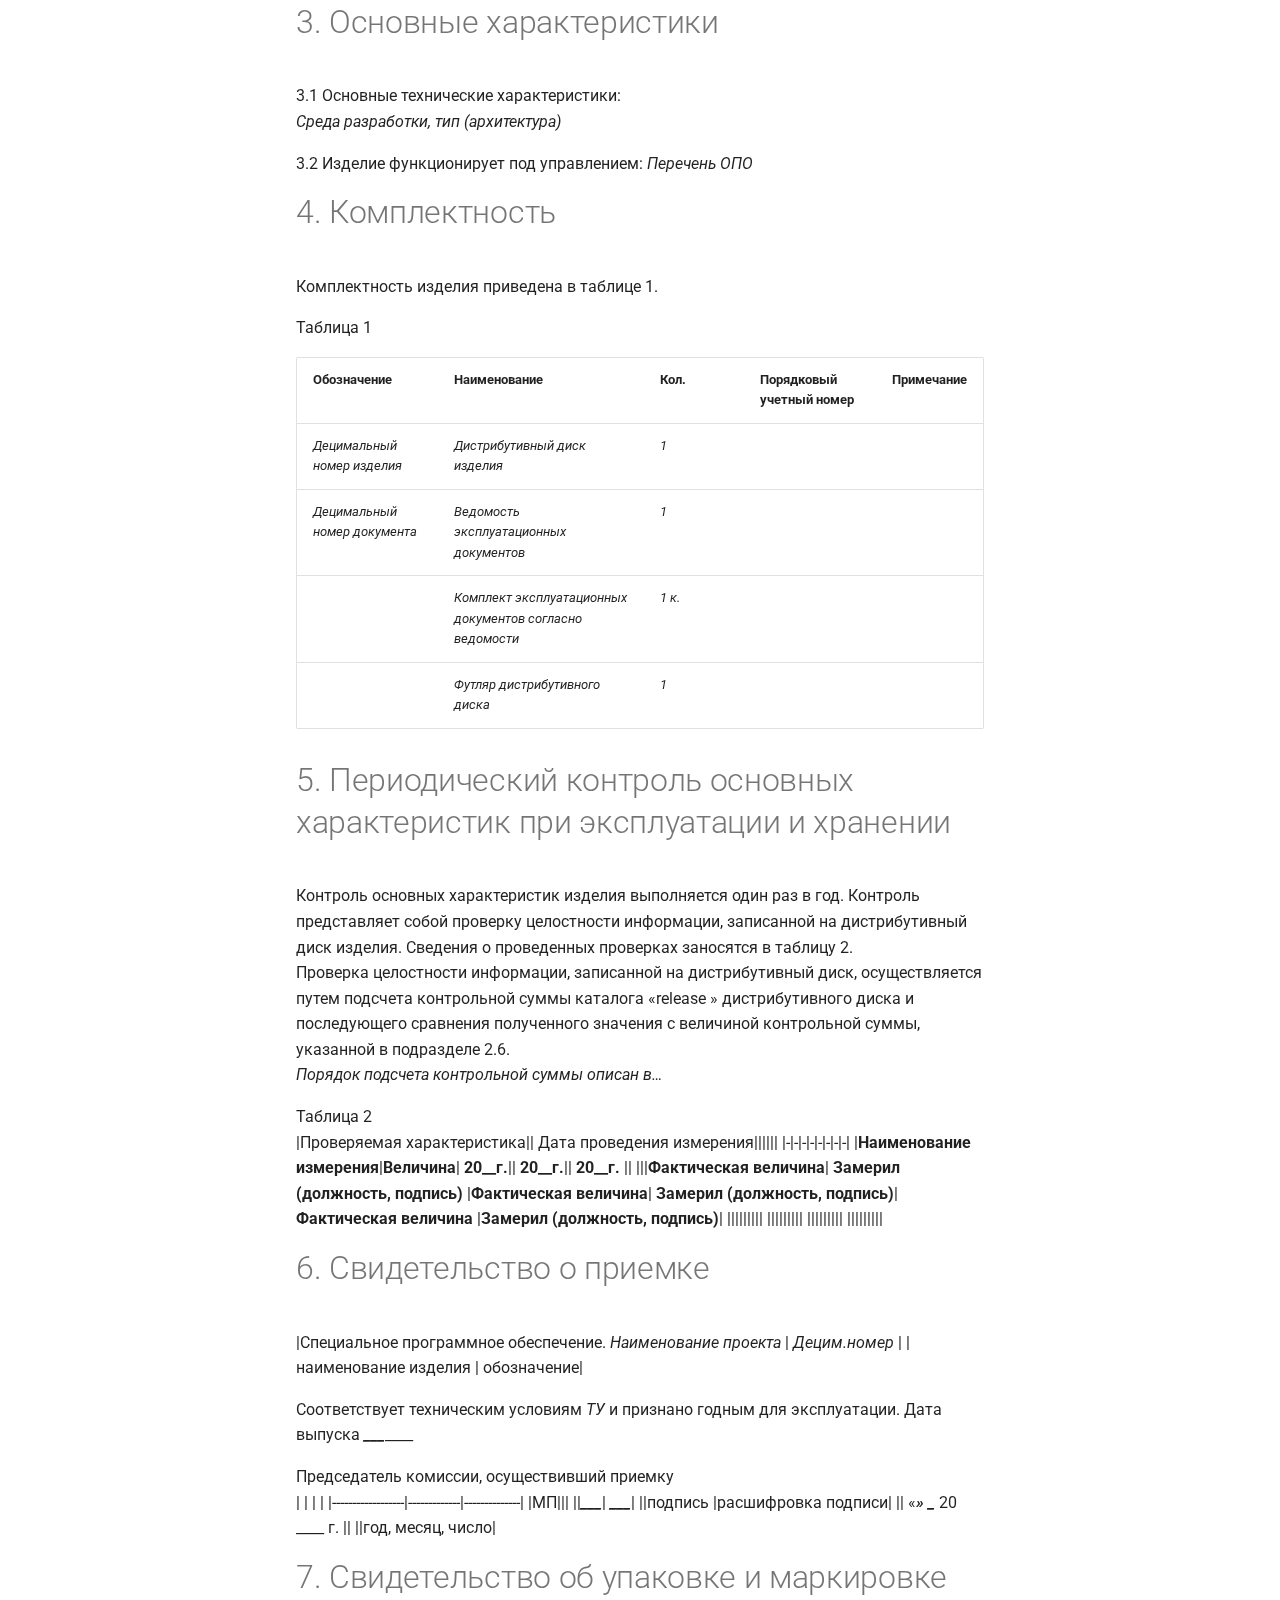
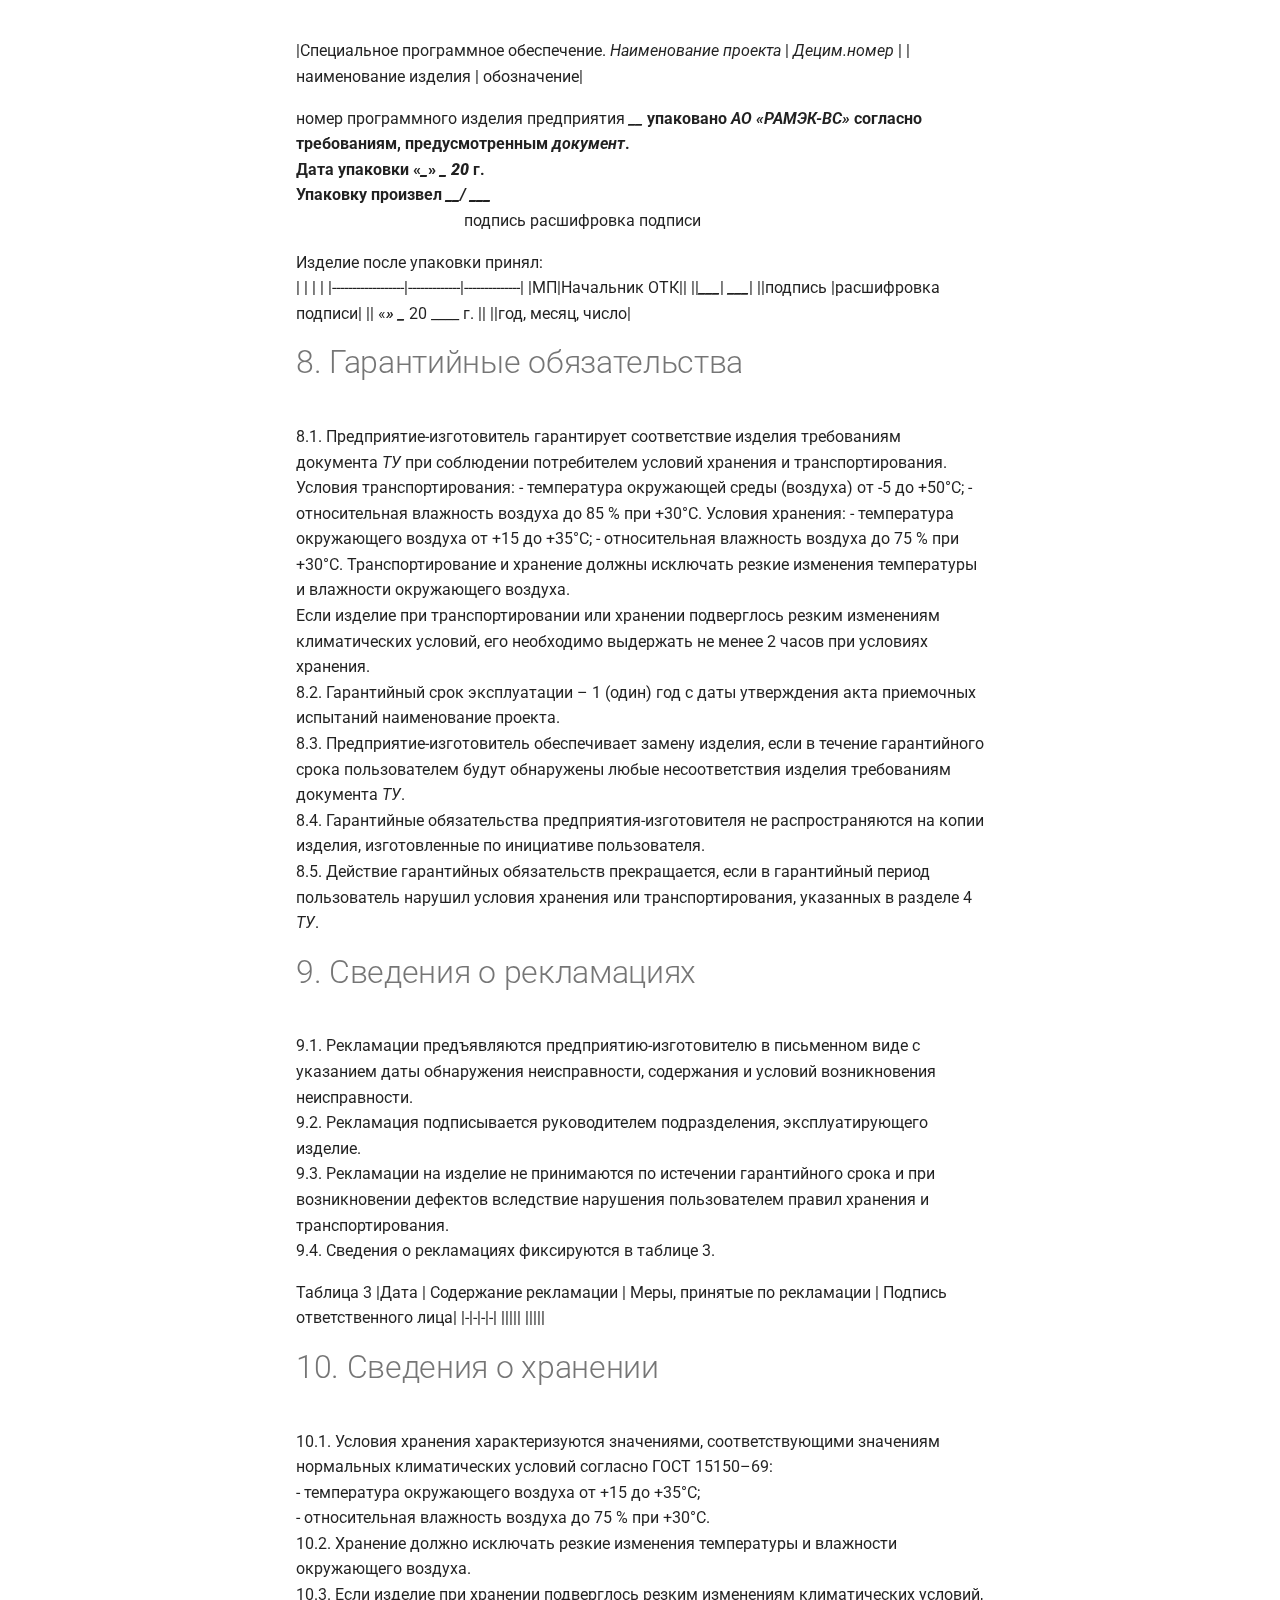
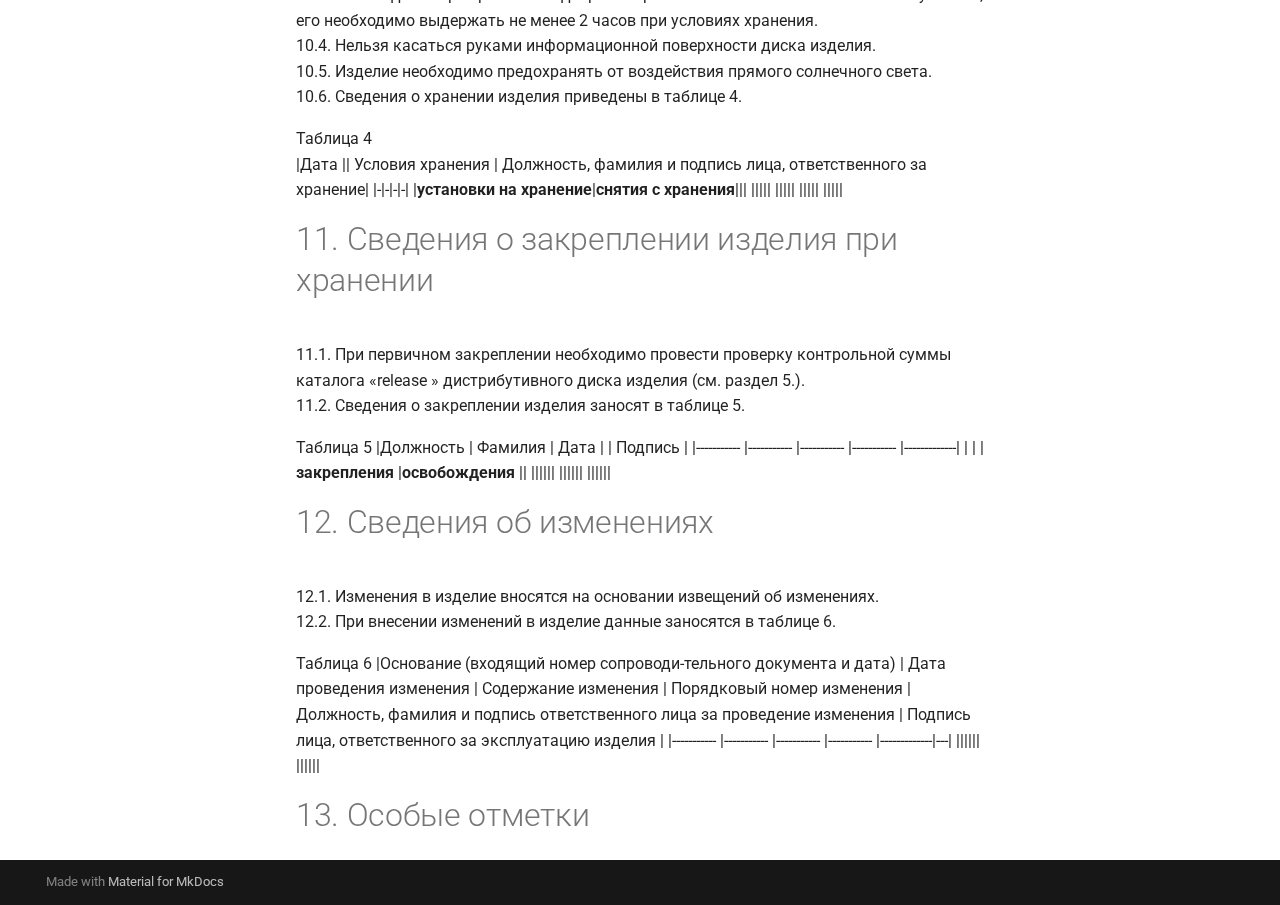
<file: Formular/index.html>
<!doctype html>
<html lang="ru" class="no-js">
  <head>
    
      <meta charset="utf-8">
      <meta name="viewport" content="width=device-width,initial-scale=1">
      
      
      
      
        <link rel="prev" href="../Opisanie-programmi/">
      
      
        <link rel="next" href="../git/Git-help-do/">
      
      
      <link rel="icon" href="../logo_fav.jpg">
      <meta name="generator" content="mkdocs-1.6.0, mkdocs-material-9.5.27">
    
    
      
        <title>Формуляр - Справочник полезных знаний</title>
      
    
    
      <link rel="stylesheet" href="../assets/stylesheets/main.6543a935.min.css">
      
      


    
    
      
    
    
      
        
        
        <link rel="preconnect" href="https://fonts.gstatic.com" crossorigin>
        <link rel="stylesheet" href="https://fonts.googleapis.com/css?family=Roboto:300,300i,400,400i,700,700i%7CRoboto+Mono:400,400i,700,700i&display=fallback">
        <style>:root{--md-text-font:"Roboto";--md-code-font:"Roboto Mono"}</style>
      
    
    
      <link rel="stylesheet" href="../material-styles.css">
    
    <script>__md_scope=new URL("..",location),__md_hash=e=>[...e].reduce((e,_)=>(e<<5)-e+_.charCodeAt(0),0),__md_get=(e,_=localStorage,t=__md_scope)=>JSON.parse(_.getItem(t.pathname+"."+e)),__md_set=(e,_,t=localStorage,a=__md_scope)=>{try{t.setItem(a.pathname+"."+e,JSON.stringify(_))}catch(e){}}</script>
    
      

    
    
    
  </head>
  
  
    <body dir="ltr">
  
    
    <input class="md-toggle" data-md-toggle="drawer" type="checkbox" id="__drawer" autocomplete="off">
    <input class="md-toggle" data-md-toggle="search" type="checkbox" id="__search" autocomplete="off">
    <label class="md-overlay" for="__drawer"></label>
    <div data-md-component="skip">
      
        
        <a href="#_1" class="md-skip">
          Перейти к содержанию
        </a>
      
    </div>
    <div data-md-component="announce">
      
    </div>
    
    
      

<header class="md-header" data-md-component="header">
  <nav class="md-header__inner md-grid" aria-label="Верхний колонтитул">
    <a href=".." title="Справочник полезных знаний" class="md-header__button md-logo" aria-label="Справочник полезных знаний" data-md-component="logo">
      
  <img src="../logo_big3-1.jpg" alt="logo">

    </a>
    <label class="md-header__button md-icon" for="__drawer">
      
      <svg xmlns="http://www.w3.org/2000/svg" viewBox="0 0 24 24"><path d="M3 6h18v2H3V6m0 5h18v2H3v-2m0 5h18v2H3v-2Z"/></svg>
    </label>
    <div class="md-header__title" data-md-component="header-title">
      <div class="md-header__ellipsis">
        <div class="md-header__topic">
          <span class="md-ellipsis">
            Справочник полезных знаний
          </span>
        </div>
        <div class="md-header__topic" data-md-component="header-topic">
          <span class="md-ellipsis">
            
              Формуляр
            
          </span>
        </div>
      </div>
    </div>
    
    
      <script>var media,input,key,value,palette=__md_get("__palette");if(palette&&palette.color){"(prefers-color-scheme)"===palette.color.media&&(media=matchMedia("(prefers-color-scheme: light)"),input=document.querySelector(media.matches?"[data-md-color-media='(prefers-color-scheme: light)']":"[data-md-color-media='(prefers-color-scheme: dark)']"),palette.color.media=input.getAttribute("data-md-color-media"),palette.color.scheme=input.getAttribute("data-md-color-scheme"),palette.color.primary=input.getAttribute("data-md-color-primary"),palette.color.accent=input.getAttribute("data-md-color-accent"));for([key,value]of Object.entries(palette.color))document.body.setAttribute("data-md-color-"+key,value)}</script>
    
    
    
      <label class="md-header__button md-icon" for="__search">
        
        <svg xmlns="http://www.w3.org/2000/svg" viewBox="0 0 24 24"><path d="M9.5 3A6.5 6.5 0 0 1 16 9.5c0 1.61-.59 3.09-1.56 4.23l.27.27h.79l5 5-1.5 1.5-5-5v-.79l-.27-.27A6.516 6.516 0 0 1 9.5 16 6.5 6.5 0 0 1 3 9.5 6.5 6.5 0 0 1 9.5 3m0 2C7 5 5 7 5 9.5S7 14 9.5 14 14 12 14 9.5 12 5 9.5 5Z"/></svg>
      </label>
      <div class="md-search" data-md-component="search" role="dialog">
  <label class="md-search__overlay" for="__search"></label>
  <div class="md-search__inner" role="search">
    <form class="md-search__form" name="search">
      <input type="text" class="md-search__input" name="query" aria-label="Поиск" placeholder="Поиск" autocapitalize="off" autocorrect="off" autocomplete="off" spellcheck="false" data-md-component="search-query" required>
      <label class="md-search__icon md-icon" for="__search">
        
        <svg xmlns="http://www.w3.org/2000/svg" viewBox="0 0 24 24"><path d="M9.5 3A6.5 6.5 0 0 1 16 9.5c0 1.61-.59 3.09-1.56 4.23l.27.27h.79l5 5-1.5 1.5-5-5v-.79l-.27-.27A6.516 6.516 0 0 1 9.5 16 6.5 6.5 0 0 1 3 9.5 6.5 6.5 0 0 1 9.5 3m0 2C7 5 5 7 5 9.5S7 14 9.5 14 14 12 14 9.5 12 5 9.5 5Z"/></svg>
        
        <svg xmlns="http://www.w3.org/2000/svg" viewBox="0 0 24 24"><path d="M20 11v2H8l5.5 5.5-1.42 1.42L4.16 12l7.92-7.92L13.5 5.5 8 11h12Z"/></svg>
      </label>
      <nav class="md-search__options" aria-label="Поиск">
        
        <button type="reset" class="md-search__icon md-icon" title="Очистить" aria-label="Очистить" tabindex="-1">
          
          <svg xmlns="http://www.w3.org/2000/svg" viewBox="0 0 24 24"><path d="M19 6.41 17.59 5 12 10.59 6.41 5 5 6.41 10.59 12 5 17.59 6.41 19 12 13.41 17.59 19 19 17.59 13.41 12 19 6.41Z"/></svg>
        </button>
      </nav>
      
    </form>
    <div class="md-search__output">
      <div class="md-search__scrollwrap" tabindex="0" data-md-scrollfix>
        <div class="md-search-result" data-md-component="search-result">
          <div class="md-search-result__meta">
            Инициализация поиска
          </div>
          <ol class="md-search-result__list" role="presentation"></ol>
        </div>
      </div>
    </div>
  </div>
</div>
    
    
  </nav>
  
</header>
    
    <div class="md-container" data-md-component="container">
      
      
        
          
            
<nav class="md-tabs" aria-label="Вкладки" data-md-component="tabs">
  <div class="md-grid">
    <ul class="md-tabs__list">
      
        
  
  
  
    <li class="md-tabs__item">
      <a href=".." class="md-tabs__link">
        
  
    
  
  Главная

      </a>
    </li>
  

      
        
  
  
  
    <li class="md-tabs__item">
      <a href="../GOST/" class="md-tabs__link">
        
  
    
  
  ГОСТы

      </a>
    </li>
  

      
        
  
  
    
  
  
    
    
      <li class="md-tabs__item md-tabs__item--active">
        <a href="../Opisanie-primenenia/" class="md-tabs__link">
          
  
  Шаблоны

        </a>
      </li>
    
  

      
        
  
  
  
    
    
      <li class="md-tabs__item">
        <a href="../git/Git-help-do/" class="md-tabs__link">
          
  
  Git с "нуля", если ты "ноль"

        </a>
      </li>
    
  

      
        
  
  
  
    <li class="md-tabs__item">
      <a href="../Useful/" class="md-tabs__link">
        
  
    
  
  Общее об оформлении

      </a>
    </li>
  

      
        
  
  
  
    <li class="md-tabs__item">
      <a href="../libs/" class="md-tabs__link">
        
  
    
  
  Библиотека

      </a>
    </li>
  

      
        
  
  
  
    <li class="md-tabs__item">
      <a href="../Tools/" class="md-tabs__link">
        
  
    
  
  Инструменты

      </a>
    </li>
  

      
        
  
  
  
    <li class="md-tabs__item">
      <a href="../about/" class="md-tabs__link">
        
  
    
  
  О людях

      </a>
    </li>
  

      
    </ul>
  </div>
</nav>
          
        
      
      <main class="md-main" data-md-component="main">
        <div class="md-main__inner md-grid">
          
            
              
              <div class="md-sidebar md-sidebar--primary" data-md-component="sidebar" data-md-type="navigation" >
                <div class="md-sidebar__scrollwrap">
                  <div class="md-sidebar__inner">
                    


  


<nav class="md-nav md-nav--primary md-nav--lifted" aria-label="Навигация" data-md-level="0">
  <label class="md-nav__title" for="__drawer">
    <a href=".." title="Справочник полезных знаний" class="md-nav__button md-logo" aria-label="Справочник полезных знаний" data-md-component="logo">
      
  <img src="../logo_big3-1.jpg" alt="logo">

    </a>
    Справочник полезных знаний
  </label>
  
  <ul class="md-nav__list" data-md-scrollfix>
    
      
      
  
  
  
  
    <li class="md-nav__item">
      <a href=".." class="md-nav__link">
        
  
  <span class="md-ellipsis">
    Главная
  </span>
  

      </a>
    </li>
  

    
      
      
  
  
  
  
    <li class="md-nav__item">
      <a href="../GOST/" class="md-nav__link">
        
  
  <span class="md-ellipsis">
    ГОСТы
  </span>
  

      </a>
    </li>
  

    
      
      
  
  
    
  
  
  
    
    
    
      
        
        
      
      
    
    
    <li class="md-nav__item md-nav__item--active md-nav__item--section md-nav__item--nested">
      
        
        
        <input class="md-nav__toggle md-toggle " type="checkbox" id="__nav_3" checked>
        
          
          <label class="md-nav__link" for="__nav_3" id="__nav_3_label" tabindex="">
            
  
  <span class="md-ellipsis">
    Шаблоны
  </span>
  

            <span class="md-nav__icon md-icon"></span>
          </label>
        
        <nav class="md-nav" data-md-level="1" aria-labelledby="__nav_3_label" aria-expanded="true">
          <label class="md-nav__title" for="__nav_3">
            <span class="md-nav__icon md-icon"></span>
            Шаблоны
          </label>
          <ul class="md-nav__list" data-md-scrollfix>
            
              
                
  
  
  
  
    <li class="md-nav__item">
      <a href="../Opisanie-primenenia/" class="md-nav__link">
        
  
  <span class="md-ellipsis">
    Описание применения
  </span>
  

      </a>
    </li>
  

              
            
              
                
  
  
  
  
    <li class="md-nav__item">
      <a href="../Opisanie-programmi/" class="md-nav__link">
        
  
  <span class="md-ellipsis">
    Описание программы
  </span>
  

      </a>
    </li>
  

              
            
              
                
  
  
    
  
  
  
    <li class="md-nav__item md-nav__item--active">
      
      <input class="md-nav__toggle md-toggle" type="checkbox" id="__toc">
      
      
        
      
      
      <a href="./" class="md-nav__link md-nav__link--active">
        
  
  <span class="md-ellipsis">
    Формуляр
  </span>
  

      </a>
      
    </li>
  

              
            
          </ul>
        </nav>
      
    </li>
  

    
      
      
  
  
  
  
    
    
    
      
      
    
    
    <li class="md-nav__item md-nav__item--nested">
      
        
        
        <input class="md-nav__toggle md-toggle " type="checkbox" id="__nav_4" >
        
          
          <label class="md-nav__link" for="__nav_4" id="__nav_4_label" tabindex="0">
            
  
  <span class="md-ellipsis">
    Git с "нуля", если ты "ноль"
  </span>
  

            <span class="md-nav__icon md-icon"></span>
          </label>
        
        <nav class="md-nav" data-md-level="1" aria-labelledby="__nav_4_label" aria-expanded="false">
          <label class="md-nav__title" for="__nav_4">
            <span class="md-nav__icon md-icon"></span>
            Git с "нуля", если ты "ноль"
          </label>
          <ul class="md-nav__list" data-md-scrollfix>
            
              
                
  
  
  
  
    <li class="md-nav__item">
      <a href="../git/Git-help-do/" class="md-nav__link">
        
  
  <span class="md-ellipsis">
    Перед началом знакомства
  </span>
  

      </a>
    </li>
  

              
            
              
                
  
  
  
  
    <li class="md-nav__item">
      <a href="../git/Git-help-sprav/" class="md-nav__link">
        
  
  <span class="md-ellipsis">
    Полезная информация
  </span>
  

      </a>
    </li>
  

              
            
              
                
  
  
  
  
    <li class="md-nav__item">
      <a href="../git/Git-help-rep/" class="md-nav__link">
        
  
  <span class="md-ellipsis">
    Управление репозиториями
  </span>
  

      </a>
    </li>
  

              
            
              
                
  
  
  
  
    <li class="md-nav__item">
      <a href="../git/Git-help-rab/" class="md-nav__link">
        
  
  <span class="md-ellipsis">
    Работа с Git
  </span>
  

      </a>
    </li>
  

              
            
          </ul>
        </nav>
      
    </li>
  

    
      
      
  
  
  
  
    <li class="md-nav__item">
      <a href="../Useful/" class="md-nav__link">
        
  
  <span class="md-ellipsis">
    Общее об оформлении
  </span>
  

      </a>
    </li>
  

    
      
      
  
  
  
  
    <li class="md-nav__item">
      <a href="../libs/" class="md-nav__link">
        
  
  <span class="md-ellipsis">
    Библиотека
  </span>
  

      </a>
    </li>
  

    
      
      
  
  
  
  
    <li class="md-nav__item">
      <a href="../Tools/" class="md-nav__link">
        
  
  <span class="md-ellipsis">
    Инструменты
  </span>
  

      </a>
    </li>
  

    
      
      
  
  
  
  
    <li class="md-nav__item">
      <a href="../about/" class="md-nav__link">
        
  
  <span class="md-ellipsis">
    О людях
  </span>
  

      </a>
    </li>
  

    
  </ul>
</nav>
                  </div>
                </div>
              </div>
            
            
              
              <div class="md-sidebar md-sidebar--secondary" data-md-component="sidebar" data-md-type="toc" >
                <div class="md-sidebar__scrollwrap">
                  <div class="md-sidebar__inner">
                    

<nav class="md-nav md-nav--secondary" aria-label="Содержание">
  
  
  
    
  
  
</nav>
                  </div>
                </div>
              </div>
            
          
          
            <div class="md-content" data-md-component="content">
              <article class="md-content__inner md-typeset">
                
                  


<!--  Тиульный лист  -->

<!--  Новый лист  -->
<h1 id="_1">Аннотация</h1>
<p>Настоящий документ представляет собой формуляр специального программного
обеспечения (далее -- СПО) <em>наименование проекта.</em></p>
<p>Документ разработан в соответствии с требованиями ГОСТ 19.501-78.</p>
<!--  Новый лист, используем автоформирование ворда за счет заголовков. Далее вариант для Маркдауна -->
<h1 id="_2">Содержание</h1>
<!--  Новый лист  -->
<h1 id="1">1. Общие указания</h1>
<p>Настоящий формуляр распространяется на специальное программное обеспечение <em>наименование проекта</em>, является неотъемлемой принадлежностью <em>наименование проекта</em> и передается вместе с ним.        <br />
Перед эксплуатацией изделия необходимо внимательно ознакомиться с эксплуатационными документами, указанными <em>в документе ВЭД, если есть.</em>     <br />
Формуляр должен находиться в подразделении, ответственном за эксплуатацию <em>наименование проекта</em>.        <br />
Заполнение всех разделов формуляра в процессе хранения и эксплуатации <em>наименование проекта</em> обязательно.  <br />
Не допускается внесение записей карандашом, смывающимися чернилами и подчисток. <br />
Неправильная запись должна быть аккуратно зачеркнута и рядом записана новая, заверенная ответственным лицом.  <br />
После подписи должны быть указаны фамилия и инициалы ответственного лица (вместо подписи допускается проставлять личный штамп исполнителя).  <br />
Разделы 2, 4, 6, 7 заполняет предприятие-изготовитель.</p>
<p>Во время эксплуатации и хранения <em>наименование проекта</em> пользователь заполняет следующие разделы настоящего документа:
- раздел 5 «Периодический контроль основных характеристик»;
- раздел 9 «Сведения о рекламациях»;
- раздел 10 «Сведения о хранении»;
- раздел 11 «Сведения о закреплении изделия при эксплуатации»;
- раздел 12 «Сведения об изменениях»;
- раздел 13 «Особые отметки».</p>
<!--  Новый лист  -->
<h1 id="2">2. Общие сведения</h1>
<p><strong>2.1. Наименования изделия</strong> <br />
Специальное программное обеспечение. <em>Наименование проекта</em>
<em>Децимальный номер</em>  </p>
<p><strong>2.2. Обозначение изделия</strong> <br />
<em>Децимальный номер</em>  </p>
<p><strong>2.3. Наименование предприятия изготовителя</strong> <br />
<em>АО «РАМЭК-ВС», 194292, Санкт-Петербург, 5-й Верхний переулок, д.1
лит.А, тел. (812) 740-38-38, факс (812) 327-83-18.</em></p>
<p><strong>2.4. Заводской номер</strong>   </p>
<p>Заводской номер: <strong><em>_</em></strong><strong><em>_</em></strong><strong><em>_</em></strong>_____.   </p>
<p><strong>2.5. Дата изготовления</strong>   </p>
<p>Дата изготовления: «<strong><em>_» </em></strong><strong><em>_</em></strong><strong><em>_</em></strong>_ 20___ г.   </p>
<p><strong>2.6. Контрольная сумма</strong> <br />
Контрольная сумма: <strong><em>_</em></strong><strong><em>_</em></strong><strong><em>_</em></strong>___.
(Контрольная сумма рассчитана программным средством…  .)</p>
<!--  Новый лист  -->
<h1 id="3">3. Основные характеристики</h1>
<p>3.1 Основные технические характеристики: <br />
<em>Среда разработки, тип (архитектура)</em></p>
<p>3.2 Изделие функционирует под управлением:
<em>Перечень ОПО</em></p>
<h1 id="4">4. Комплектность</h1>
<p>Комплектность изделия приведена в таблице 1.</p>
<p>Таблица 1   </p>
<table>
<thead>
<tr>
<th>Обозначение</th>
<th>Наименование</th>
<th>Кол.</th>
<th>Порядковый учетный номер</th>
<th>Примечание</th>
</tr>
</thead>
<tbody>
<tr>
<td><em>Децимальный номер изделия</em></td>
<td><em>Дистрибутивный диск изделия</em></td>
<td><em>1</em></td>
<td></td>
<td></td>
</tr>
<tr>
<td><em>Децимальный номер документа</em></td>
<td><em>Ведомость эксплуатационных документов</em></td>
<td><em>1</em></td>
<td></td>
<td></td>
</tr>
<tr>
<td></td>
<td><em>Комплект эксплуатационных документов согласно ведомости</em></td>
<td><em>1 к.</em></td>
<td></td>
<td></td>
</tr>
<tr>
<td></td>
<td><em>Футляр дистрибутивного диска</em></td>
<td><em>1</em></td>
<td></td>
<td></td>
</tr>
</tbody>
</table>
<!--  Новый лист  -->
<h1 id="5">5. Периодический контроль основных характеристик при эксплуатации и хранении</h1>
<p>Контроль основных характеристик изделия выполняется один раз в год.  Контроль представляет собой проверку целостности информации, записанной на дистрибутивный диск изделия. Сведения о проведенных проверках заносятся в таблицу 2. <br />
Проверка целостности информации, записанной на дистрибутивный диск, осуществляется путем подсчета контрольной суммы каталога «release » дистрибутивного диска и последующего сравнения полученного значения с величиной контрольной суммы, указанной в подразделе 2.6. <br />
<em>Порядок подсчета контрольной суммы описан в…</em>   </p>
<p>Таблица 2 <br />
|Проверяемая характеристика||   Дата проведения измерения||||||
|-|-|-|-|-|-|-|-|
|<strong>Наименование измерения</strong>|<strong>Величина</strong>| <strong>20__г.</strong>|| <strong>20__г.</strong>|| <strong>20__г.</strong> ||
|||<strong>Фактическая величина</strong>| <strong>Замерил (должность, подпись)</strong>   |<strong>Фактическая величина</strong>|  <strong>Замерил (должность, подпись)</strong>|   <strong>Фактическая величина</strong>    |<strong>Замерил (должность, подпись)</strong>|
|||||||||
|||||||||
|||||||||
|||||||||</p>
<!--  Новый лист  -->
<h1 id="6">6. Свидетельство о приемке</h1>
<p>|Специальное программное обеспечение. <em>Наименование проекта</em>    | <em>Децим.номер</em> |
|наименование изделия   | обозначение|</p>
<p>Соответствует техническим условиям <em>ТУ</em> и признано годным для эксплуатации.
Дата выпуска <strong><em>_</em></strong><strong><em>_</em></strong><strong><em>_</em></strong>____</p>
<p>Председатель комиссии, осуществивший приемку <br />
| <!-- без заг --> | <!-- без заг -->   | <!-- без заг -->  |
|------------------|-------------|--------------|
|МП|||
||<strong><em>_</em></strong><strong><em>_</em></strong><strong><em>_</em></strong>|    <strong><em>_</em></strong><strong><em>_</em></strong><strong><em>_</em></strong>|
||подпись   |расшифровка подписи|
||  «<strong><em>» </em></strong><strong><em>_</em></strong> 20 ____ г.  || 
||год, месяц, число|    </p>
<!--  Новый лист  -->
<h1 id="7">7. Свидетельство об упаковке и маркировке</h1>
<p>|Специальное программное обеспечение. <em>Наименование проекта</em>    | <em>Децим.номер</em> |
|наименование изделия   | обозначение|</p>
<p>номер программного изделия предприятия <strong><em>_</em></strong><strong><em>_</em></strong><strong> упаковано <em>АО «РАМЭК-ВС»</em> согласно требованиям, предусмотренным <em>документ</em>.<br />
Дата упаковки «<strong><em>_</em>» </strong><strong><em>_</em></strong><strong><em> 20</em></strong> г. <br />
Упаковку произвел <strong><em>_</em></strong><strong><em>_</em></strong><em>/ <strong><em>_</em></strong><strong><em>_</em></strong><strong><em>_</em></strong></em></strong> <br />
&nbsp; &nbsp;&nbsp;&nbsp;&nbsp;  &nbsp;&nbsp;&nbsp;&nbsp;&nbsp;&nbsp;&nbsp;&nbsp;&nbsp;&nbsp;&nbsp;&nbsp;&nbsp;&nbsp;&nbsp;&nbsp;&nbsp;&nbsp;&nbsp;&nbsp;&nbsp;&nbsp;&nbsp;&nbsp;&nbsp;&nbsp;&nbsp;&nbsp;&nbsp;&nbsp;&nbsp;&nbsp;&nbsp;&nbsp;&nbsp;подпись  расшифровка подписи</p>
<p>Изделие после упаковки принял:<br />
| <!-- без заг --> | <!-- без заг -->   | <!-- без заг -->  |
|------------------|-------------|--------------|
|МП|Начальник ОТК||
||<strong><em>_</em></strong><strong><em>_</em></strong><strong><em>_</em></strong>|    <strong><em>_</em></strong><strong><em>_</em></strong><strong><em>_</em></strong>|
||подпись   |расшифровка подписи|
||  «<strong><em>» </em></strong><strong><em>_</em></strong> 20 ____ г.  || 
||год, месяц, число|</p>
<!--  Новый лист  -->
<h1 id="8">8. Гарантийные обязательства</h1>
<p>8.1. Предприятие-изготовитель гарантирует соответствие изделия требованиям документа <em>ТУ</em>  при соблюдении потребителем условий хранения и транспортирования.
Условия транспортирования:
- температура окружающей среды (воздуха) от -5 до +50&#176;С;
- относительная влажность воздуха до 85 % при +30&#176;С. 
Условия хранения:
- температура окружающего воздуха от +15 до +35&#176;С;
- относительная влажность воздуха до 75 % при +30&#176;С. 
Транспортирование и хранение должны исключать резкие изменения температуры и влажности окружающего воздуха. <br />
Если изделие при транспортировании или хранении подверглось резким изменениям климатических условий, его необходимо выдержать не менее 2 часов при условиях хранения. <br />
8.2. Гарантийный срок эксплуатации  – 1 (один) год с даты утверждения акта приемочных испытаний наименование проекта. <br />
8.3. Предприятие-изготовитель обеспечивает замену изделия, если в течение гарантийного срока пользователем будут обнаружены любые несоответствия изделия требованиям документа <em>ТУ</em>. <br />
8.4. Гарантийные обязательства предприятия-изготовителя не распространяются на копии изделия, изготовленные по инициативе пользователя. <br />
8.5. Действие гарантийных обязательств прекращается, если в гарантийный период пользователь нарушил условия хранения или транспортирования, указанных в разделе 4 <em>ТУ</em>.</p>
<!--  Новый лист  -->
<h1 id="9">9. Сведения о рекламациях</h1>
<p>9.1. Рекламации предъявляются предприятию-изготовителю в письменном виде с указанием даты обнаружения неисправности, содержания и условий возникновения неисправности.  <br />
9.2. Рекламация подписывается руководителем подразделения, эксплуатирующего изделие. <br />
9.3. Рекламации на изделие не принимаются по истечении гарантийного срока и при возникновении дефектов вследствие нарушения пользователем правил хранения и транспортирования. <br />
9.4. Сведения о рекламациях фиксируются в таблице 3.   </p>
<p>Таблица 3
|Дата | Содержание рекламации |  Меры, принятые по рекламации |      Подпись ответственного лица|
|-|-|-|-|
|||||
|||||</p>
<!--  Новый лист  -->
<h1 id="10">10. Сведения о хранении</h1>
<p>10.1. Условия хранения характеризуются значениями, соответствующими значениям нормальных климатических условий согласно ГОСТ 15150–69: <br />
- температура окружающего воздуха от +15 до +35&#176;С; <br />
- относительная влажность воздуха до 75 % при +30&#176;С. <br />
10.2. Хранение должно исключать резкие изменения температуры и влажности окружающего воздуха. <br />
10.3. Если изделие при хранении подверглось резким изменениям климатических условий, его необходимо выдержать не менее 2 часов при условиях хранения. <br />
10.4. Нельзя касаться руками информационной поверхности диска изделия. <br />
10.5. Изделие необходимо предохранять от воздействия прямого солнечного света. <br />
10.6. Сведения о хранении изделия приведены в таблице 4.  </p>
<p>Таблица 4 <br />
|Дата    ||                 Условия хранения  |      Должность, фамилия и подпись лица, ответственного за хранение|
|-|-|-|-|
|<strong>установки на хранение</strong>|<strong>снятия с хранения</strong>|||
|||||
|||||
|||||
|||||</p>
<!--  Новый лист  -->
<h1 id="11-c">11. Cведения о закреплении изделия при хранении</h1>
<p>11.1. При первичном закреплении необходимо провести проверку контрольной суммы каталога «release » дистрибутивного диска изделия 
(см. раздел 5.). <br />
11.2. Сведения о закреплении изделия заносят в таблице 5.   </p>
<p>Таблица 5
|Должность   |    Фамилия |       Дата |            |    Подпись  |
|----------- |----------- |----------- |----------- |-------------|
| | |<strong>закрепления</strong> |<strong>освобождения</strong> ||
||||||
||||||
||||||</p>
<!--  Новый лист  -->
<h1 id="12">12. Сведения об изменениях</h1>
<p>12.1. Изменения в изделие вносятся на основании извещений об изменениях.  <br />
12.2. При внесении изменений в изделие данные заносятся в таблице 6.    </p>
<p>Таблица 6
|Основание (входящий номер сопроводи-тельного документа и дата)   |    Дата проведения изменения |       Содержание изменения |    Порядковый номер изменения        |    Должность, фамилия и подпись ответственного лица за проведение изменения  | Подпись лица, ответственного за эксплуатацию изделия  |
|----------- |----------- |----------- |----------- |-------------|---|
||||||
||||||</p>
<!--  Новый лист  -->

<h1 id="13">13. Особые отметки</h1>
<!--  Таблица подписями -->

<!--  всегда с нового листа: Лист регистрации изменений -->












                
              </article>
            </div>
          
          
<script>var target=document.getElementById(location.hash.slice(1));target&&target.name&&(target.checked=target.name.startsWith("__tabbed_"))</script>
        </div>
        
      </main>
      
        <footer class="md-footer">
  
  <div class="md-footer-meta md-typeset">
    <div class="md-footer-meta__inner md-grid">
      <div class="md-copyright">
  
  
    Made with
    <a href="https://squidfunk.github.io/mkdocs-material/" target="_blank" rel="noopener">
      Material for MkDocs
    </a>
  
</div>
      
    </div>
  </div>
</footer>
      
    </div>
    <div class="md-dialog" data-md-component="dialog">
      <div class="md-dialog__inner md-typeset"></div>
    </div>
    
    
    <script id="__config" type="application/json">{"base": "..", "features": ["navigation.tabs"], "search": "../assets/javascripts/workers/search.b8dbb3d2.min.js", "translations": {"clipboard.copied": "\u0421\u043a\u043e\u043f\u0438\u0440\u043e\u0432\u0430\u043d\u043e \u0432 \u0431\u0443\u0444\u0435\u0440", "clipboard.copy": "\u041a\u043e\u043f\u0438\u0440\u043e\u0432\u0430\u0442\u044c \u0432 \u0431\u0443\u0444\u0435\u0440", "search.result.more.one": "\u0415\u0449\u0451 1 \u043d\u0430 \u044d\u0442\u043e\u0439 \u0441\u0442\u0440\u0430\u043d\u0438\u0446\u0435", "search.result.more.other": "\u0415\u0449\u0451 # \u043d\u0430 \u044d\u0442\u043e\u0439 \u0441\u0442\u0440\u0430\u043d\u0438\u0446\u0435", "search.result.none": "\u0421\u043e\u0432\u043f\u0430\u0434\u0435\u043d\u0438\u0439 \u043d\u0435 \u043d\u0430\u0439\u0434\u0435\u043d\u043e", "search.result.one": "\u041d\u0430\u0439\u0434\u0435\u043d\u043e 1 \u0441\u043e\u0432\u043f\u0430\u0434\u0435\u043d\u0438\u0435", "search.result.other": "\u041d\u0430\u0439\u0434\u0435\u043d\u043e \u0441\u043e\u0432\u043f\u0430\u0434\u0435\u043d\u0438\u0439: #", "search.result.placeholder": "\u041d\u0430\u0447\u043d\u0438\u0442\u0435 \u043f\u0435\u0447\u0430\u0442\u0430\u0442\u044c \u0434\u043b\u044f \u043f\u043e\u0438\u0441\u043a\u0430", "search.result.term.missing": "\u041e\u0442\u0441\u0443\u0442\u0441\u0442\u0432\u0443\u0435\u0442", "select.version": "\u0412\u044b\u0431\u0435\u0440\u0438\u0442\u0435 \u0432\u0435\u0440\u0441\u0438\u044e"}}</script>
    
    
      <script src="../assets/javascripts/bundle.ad660dcc.min.js"></script>
      
    
  </body>
</html>
</file>
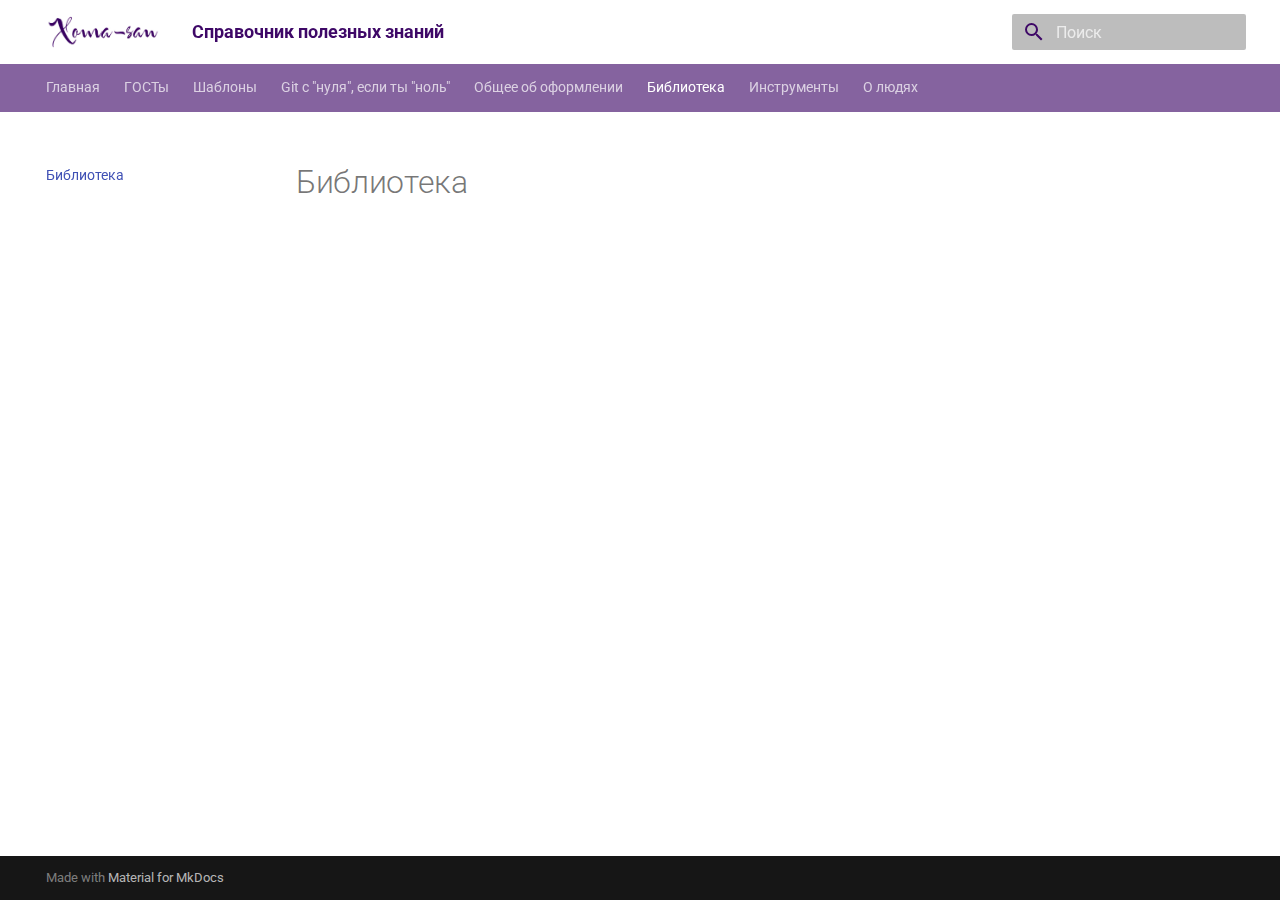
<file: libs/index.html>
<!doctype html>
<html lang="ru" class="no-js">
  <head>
    
      <meta charset="utf-8">
      <meta name="viewport" content="width=device-width,initial-scale=1">
      
      
      
      
        <link rel="prev" href="../Useful/">
      
      
        <link rel="next" href="../Tools/">
      
      
      <link rel="icon" href="../logo_fav.jpg">
      <meta name="generator" content="mkdocs-1.6.0, mkdocs-material-9.5.27">
    
    
      
        <title>Библиотека - Справочник полезных знаний</title>
      
    
    
      <link rel="stylesheet" href="../assets/stylesheets/main.6543a935.min.css">
      
      


    
    
      
    
    
      
        
        
        <link rel="preconnect" href="https://fonts.gstatic.com" crossorigin>
        <link rel="stylesheet" href="https://fonts.googleapis.com/css?family=Roboto:300,300i,400,400i,700,700i%7CRoboto+Mono:400,400i,700,700i&display=fallback">
        <style>:root{--md-text-font:"Roboto";--md-code-font:"Roboto Mono"}</style>
      
    
    
      <link rel="stylesheet" href="../material-styles.css">
    
    <script>__md_scope=new URL("..",location),__md_hash=e=>[...e].reduce((e,_)=>(e<<5)-e+_.charCodeAt(0),0),__md_get=(e,_=localStorage,t=__md_scope)=>JSON.parse(_.getItem(t.pathname+"."+e)),__md_set=(e,_,t=localStorage,a=__md_scope)=>{try{t.setItem(a.pathname+"."+e,JSON.stringify(_))}catch(e){}}</script>
    
      

    
    
    
  </head>
  
  
    <body dir="ltr">
  
    
    <input class="md-toggle" data-md-toggle="drawer" type="checkbox" id="__drawer" autocomplete="off">
    <input class="md-toggle" data-md-toggle="search" type="checkbox" id="__search" autocomplete="off">
    <label class="md-overlay" for="__drawer"></label>
    <div data-md-component="skip">
      
    </div>
    <div data-md-component="announce">
      
    </div>
    
    
      

<header class="md-header" data-md-component="header">
  <nav class="md-header__inner md-grid" aria-label="Верхний колонтитул">
    <a href=".." title="Справочник полезных знаний" class="md-header__button md-logo" aria-label="Справочник полезных знаний" data-md-component="logo">
      
  <img src="../logo_big3-1.jpg" alt="logo">

    </a>
    <label class="md-header__button md-icon" for="__drawer">
      
      <svg xmlns="http://www.w3.org/2000/svg" viewBox="0 0 24 24"><path d="M3 6h18v2H3V6m0 5h18v2H3v-2m0 5h18v2H3v-2Z"/></svg>
    </label>
    <div class="md-header__title" data-md-component="header-title">
      <div class="md-header__ellipsis">
        <div class="md-header__topic">
          <span class="md-ellipsis">
            Справочник полезных знаний
          </span>
        </div>
        <div class="md-header__topic" data-md-component="header-topic">
          <span class="md-ellipsis">
            
              Библиотека
            
          </span>
        </div>
      </div>
    </div>
    
    
      <script>var media,input,key,value,palette=__md_get("__palette");if(palette&&palette.color){"(prefers-color-scheme)"===palette.color.media&&(media=matchMedia("(prefers-color-scheme: light)"),input=document.querySelector(media.matches?"[data-md-color-media='(prefers-color-scheme: light)']":"[data-md-color-media='(prefers-color-scheme: dark)']"),palette.color.media=input.getAttribute("data-md-color-media"),palette.color.scheme=input.getAttribute("data-md-color-scheme"),palette.color.primary=input.getAttribute("data-md-color-primary"),palette.color.accent=input.getAttribute("data-md-color-accent"));for([key,value]of Object.entries(palette.color))document.body.setAttribute("data-md-color-"+key,value)}</script>
    
    
    
      <label class="md-header__button md-icon" for="__search">
        
        <svg xmlns="http://www.w3.org/2000/svg" viewBox="0 0 24 24"><path d="M9.5 3A6.5 6.5 0 0 1 16 9.5c0 1.61-.59 3.09-1.56 4.23l.27.27h.79l5 5-1.5 1.5-5-5v-.79l-.27-.27A6.516 6.516 0 0 1 9.5 16 6.5 6.5 0 0 1 3 9.5 6.5 6.5 0 0 1 9.5 3m0 2C7 5 5 7 5 9.5S7 14 9.5 14 14 12 14 9.5 12 5 9.5 5Z"/></svg>
      </label>
      <div class="md-search" data-md-component="search" role="dialog">
  <label class="md-search__overlay" for="__search"></label>
  <div class="md-search__inner" role="search">
    <form class="md-search__form" name="search">
      <input type="text" class="md-search__input" name="query" aria-label="Поиск" placeholder="Поиск" autocapitalize="off" autocorrect="off" autocomplete="off" spellcheck="false" data-md-component="search-query" required>
      <label class="md-search__icon md-icon" for="__search">
        
        <svg xmlns="http://www.w3.org/2000/svg" viewBox="0 0 24 24"><path d="M9.5 3A6.5 6.5 0 0 1 16 9.5c0 1.61-.59 3.09-1.56 4.23l.27.27h.79l5 5-1.5 1.5-5-5v-.79l-.27-.27A6.516 6.516 0 0 1 9.5 16 6.5 6.5 0 0 1 3 9.5 6.5 6.5 0 0 1 9.5 3m0 2C7 5 5 7 5 9.5S7 14 9.5 14 14 12 14 9.5 12 5 9.5 5Z"/></svg>
        
        <svg xmlns="http://www.w3.org/2000/svg" viewBox="0 0 24 24"><path d="M20 11v2H8l5.5 5.5-1.42 1.42L4.16 12l7.92-7.92L13.5 5.5 8 11h12Z"/></svg>
      </label>
      <nav class="md-search__options" aria-label="Поиск">
        
        <button type="reset" class="md-search__icon md-icon" title="Очистить" aria-label="Очистить" tabindex="-1">
          
          <svg xmlns="http://www.w3.org/2000/svg" viewBox="0 0 24 24"><path d="M19 6.41 17.59 5 12 10.59 6.41 5 5 6.41 10.59 12 5 17.59 6.41 19 12 13.41 17.59 19 19 17.59 13.41 12 19 6.41Z"/></svg>
        </button>
      </nav>
      
    </form>
    <div class="md-search__output">
      <div class="md-search__scrollwrap" tabindex="0" data-md-scrollfix>
        <div class="md-search-result" data-md-component="search-result">
          <div class="md-search-result__meta">
            Инициализация поиска
          </div>
          <ol class="md-search-result__list" role="presentation"></ol>
        </div>
      </div>
    </div>
  </div>
</div>
    
    
  </nav>
  
</header>
    
    <div class="md-container" data-md-component="container">
      
      
        
          
            
<nav class="md-tabs" aria-label="Вкладки" data-md-component="tabs">
  <div class="md-grid">
    <ul class="md-tabs__list">
      
        
  
  
  
    <li class="md-tabs__item">
      <a href=".." class="md-tabs__link">
        
  
    
  
  Главная

      </a>
    </li>
  

      
        
  
  
  
    <li class="md-tabs__item">
      <a href="../GOST/" class="md-tabs__link">
        
  
    
  
  ГОСТы

      </a>
    </li>
  

      
        
  
  
  
    
    
      <li class="md-tabs__item">
        <a href="../Opisanie-primenenia/" class="md-tabs__link">
          
  
  Шаблоны

        </a>
      </li>
    
  

      
        
  
  
  
    
    
      <li class="md-tabs__item">
        <a href="../git/Git-help-do/" class="md-tabs__link">
          
  
  Git с "нуля", если ты "ноль"

        </a>
      </li>
    
  

      
        
  
  
  
    <li class="md-tabs__item">
      <a href="../Useful/" class="md-tabs__link">
        
  
    
  
  Общее об оформлении

      </a>
    </li>
  

      
        
  
  
    
  
  
    <li class="md-tabs__item md-tabs__item--active">
      <a href="./" class="md-tabs__link">
        
  
    
  
  Библиотека

      </a>
    </li>
  

      
        
  
  
  
    <li class="md-tabs__item">
      <a href="../Tools/" class="md-tabs__link">
        
  
    
  
  Инструменты

      </a>
    </li>
  

      
        
  
  
  
    <li class="md-tabs__item">
      <a href="../about/" class="md-tabs__link">
        
  
    
  
  О людях

      </a>
    </li>
  

      
    </ul>
  </div>
</nav>
          
        
      
      <main class="md-main" data-md-component="main">
        <div class="md-main__inner md-grid">
          
            
              
              <div class="md-sidebar md-sidebar--primary" data-md-component="sidebar" data-md-type="navigation" >
                <div class="md-sidebar__scrollwrap">
                  <div class="md-sidebar__inner">
                    


  


<nav class="md-nav md-nav--primary md-nav--lifted" aria-label="Навигация" data-md-level="0">
  <label class="md-nav__title" for="__drawer">
    <a href=".." title="Справочник полезных знаний" class="md-nav__button md-logo" aria-label="Справочник полезных знаний" data-md-component="logo">
      
  <img src="../logo_big3-1.jpg" alt="logo">

    </a>
    Справочник полезных знаний
  </label>
  
  <ul class="md-nav__list" data-md-scrollfix>
    
      
      
  
  
  
  
    <li class="md-nav__item">
      <a href=".." class="md-nav__link">
        
  
  <span class="md-ellipsis">
    Главная
  </span>
  

      </a>
    </li>
  

    
      
      
  
  
  
  
    <li class="md-nav__item">
      <a href="../GOST/" class="md-nav__link">
        
  
  <span class="md-ellipsis">
    ГОСТы
  </span>
  

      </a>
    </li>
  

    
      
      
  
  
  
  
    
    
    
      
      
    
    
    <li class="md-nav__item md-nav__item--nested">
      
        
        
        <input class="md-nav__toggle md-toggle " type="checkbox" id="__nav_3" >
        
          
          <label class="md-nav__link" for="__nav_3" id="__nav_3_label" tabindex="0">
            
  
  <span class="md-ellipsis">
    Шаблоны
  </span>
  

            <span class="md-nav__icon md-icon"></span>
          </label>
        
        <nav class="md-nav" data-md-level="1" aria-labelledby="__nav_3_label" aria-expanded="false">
          <label class="md-nav__title" for="__nav_3">
            <span class="md-nav__icon md-icon"></span>
            Шаблоны
          </label>
          <ul class="md-nav__list" data-md-scrollfix>
            
              
                
  
  
  
  
    <li class="md-nav__item">
      <a href="../Opisanie-primenenia/" class="md-nav__link">
        
  
  <span class="md-ellipsis">
    Описание применения
  </span>
  

      </a>
    </li>
  

              
            
              
                
  
  
  
  
    <li class="md-nav__item">
      <a href="../Opisanie-programmi/" class="md-nav__link">
        
  
  <span class="md-ellipsis">
    Описание программы
  </span>
  

      </a>
    </li>
  

              
            
              
                
  
  
  
  
    <li class="md-nav__item">
      <a href="../Formular/" class="md-nav__link">
        
  
  <span class="md-ellipsis">
    Формуляр
  </span>
  

      </a>
    </li>
  

              
            
          </ul>
        </nav>
      
    </li>
  

    
      
      
  
  
  
  
    
    
    
      
      
    
    
    <li class="md-nav__item md-nav__item--nested">
      
        
        
        <input class="md-nav__toggle md-toggle " type="checkbox" id="__nav_4" >
        
          
          <label class="md-nav__link" for="__nav_4" id="__nav_4_label" tabindex="0">
            
  
  <span class="md-ellipsis">
    Git с "нуля", если ты "ноль"
  </span>
  

            <span class="md-nav__icon md-icon"></span>
          </label>
        
        <nav class="md-nav" data-md-level="1" aria-labelledby="__nav_4_label" aria-expanded="false">
          <label class="md-nav__title" for="__nav_4">
            <span class="md-nav__icon md-icon"></span>
            Git с "нуля", если ты "ноль"
          </label>
          <ul class="md-nav__list" data-md-scrollfix>
            
              
                
  
  
  
  
    <li class="md-nav__item">
      <a href="../git/Git-help-do/" class="md-nav__link">
        
  
  <span class="md-ellipsis">
    Перед началом знакомства
  </span>
  

      </a>
    </li>
  

              
            
              
                
  
  
  
  
    <li class="md-nav__item">
      <a href="../git/Git-help-sprav/" class="md-nav__link">
        
  
  <span class="md-ellipsis">
    Полезная информация
  </span>
  

      </a>
    </li>
  

              
            
              
                
  
  
  
  
    <li class="md-nav__item">
      <a href="../git/Git-help-rep/" class="md-nav__link">
        
  
  <span class="md-ellipsis">
    Управление репозиториями
  </span>
  

      </a>
    </li>
  

              
            
              
                
  
  
  
  
    <li class="md-nav__item">
      <a href="../git/Git-help-rab/" class="md-nav__link">
        
  
  <span class="md-ellipsis">
    Работа с Git
  </span>
  

      </a>
    </li>
  

              
            
          </ul>
        </nav>
      
    </li>
  

    
      
      
  
  
  
  
    <li class="md-nav__item">
      <a href="../Useful/" class="md-nav__link">
        
  
  <span class="md-ellipsis">
    Общее об оформлении
  </span>
  

      </a>
    </li>
  

    
      
      
  
  
    
  
  
  
    <li class="md-nav__item md-nav__item--active">
      
      <input class="md-nav__toggle md-toggle" type="checkbox" id="__toc">
      
      
      
      <a href="./" class="md-nav__link md-nav__link--active">
        
  
  <span class="md-ellipsis">
    Библиотека
  </span>
  

      </a>
      
    </li>
  

    
      
      
  
  
  
  
    <li class="md-nav__item">
      <a href="../Tools/" class="md-nav__link">
        
  
  <span class="md-ellipsis">
    Инструменты
  </span>
  

      </a>
    </li>
  

    
      
      
  
  
  
  
    <li class="md-nav__item">
      <a href="../about/" class="md-nav__link">
        
  
  <span class="md-ellipsis">
    О людях
  </span>
  

      </a>
    </li>
  

    
  </ul>
</nav>
                  </div>
                </div>
              </div>
            
            
              
              <div class="md-sidebar md-sidebar--secondary" data-md-component="sidebar" data-md-type="toc" >
                <div class="md-sidebar__scrollwrap">
                  <div class="md-sidebar__inner">
                    

<nav class="md-nav md-nav--secondary" aria-label="Содержание">
  
  
  
  
</nav>
                  </div>
                </div>
              </div>
            
          
          
            <div class="md-content" data-md-component="content">
              <article class="md-content__inner md-typeset">
                
                  


  <h1>Библиотека</h1>














                
              </article>
            </div>
          
          
<script>var target=document.getElementById(location.hash.slice(1));target&&target.name&&(target.checked=target.name.startsWith("__tabbed_"))</script>
        </div>
        
      </main>
      
        <footer class="md-footer">
  
  <div class="md-footer-meta md-typeset">
    <div class="md-footer-meta__inner md-grid">
      <div class="md-copyright">
  
  
    Made with
    <a href="https://squidfunk.github.io/mkdocs-material/" target="_blank" rel="noopener">
      Material for MkDocs
    </a>
  
</div>
      
    </div>
  </div>
</footer>
      
    </div>
    <div class="md-dialog" data-md-component="dialog">
      <div class="md-dialog__inner md-typeset"></div>
    </div>
    
    
    <script id="__config" type="application/json">{"base": "..", "features": ["navigation.tabs"], "search": "../assets/javascripts/workers/search.b8dbb3d2.min.js", "translations": {"clipboard.copied": "\u0421\u043a\u043e\u043f\u0438\u0440\u043e\u0432\u0430\u043d\u043e \u0432 \u0431\u0443\u0444\u0435\u0440", "clipboard.copy": "\u041a\u043e\u043f\u0438\u0440\u043e\u0432\u0430\u0442\u044c \u0432 \u0431\u0443\u0444\u0435\u0440", "search.result.more.one": "\u0415\u0449\u0451 1 \u043d\u0430 \u044d\u0442\u043e\u0439 \u0441\u0442\u0440\u0430\u043d\u0438\u0446\u0435", "search.result.more.other": "\u0415\u0449\u0451 # \u043d\u0430 \u044d\u0442\u043e\u0439 \u0441\u0442\u0440\u0430\u043d\u0438\u0446\u0435", "search.result.none": "\u0421\u043e\u0432\u043f\u0430\u0434\u0435\u043d\u0438\u0439 \u043d\u0435 \u043d\u0430\u0439\u0434\u0435\u043d\u043e", "search.result.one": "\u041d\u0430\u0439\u0434\u0435\u043d\u043e 1 \u0441\u043e\u0432\u043f\u0430\u0434\u0435\u043d\u0438\u0435", "search.result.other": "\u041d\u0430\u0439\u0434\u0435\u043d\u043e \u0441\u043e\u0432\u043f\u0430\u0434\u0435\u043d\u0438\u0439: #", "search.result.placeholder": "\u041d\u0430\u0447\u043d\u0438\u0442\u0435 \u043f\u0435\u0447\u0430\u0442\u0430\u0442\u044c \u0434\u043b\u044f \u043f\u043e\u0438\u0441\u043a\u0430", "search.result.term.missing": "\u041e\u0442\u0441\u0443\u0442\u0441\u0442\u0432\u0443\u0435\u0442", "select.version": "\u0412\u044b\u0431\u0435\u0440\u0438\u0442\u0435 \u0432\u0435\u0440\u0441\u0438\u044e"}}</script>
    
    
      <script src="../assets/javascripts/bundle.ad660dcc.min.js"></script>
      
    
  </body>
</html>
</file>
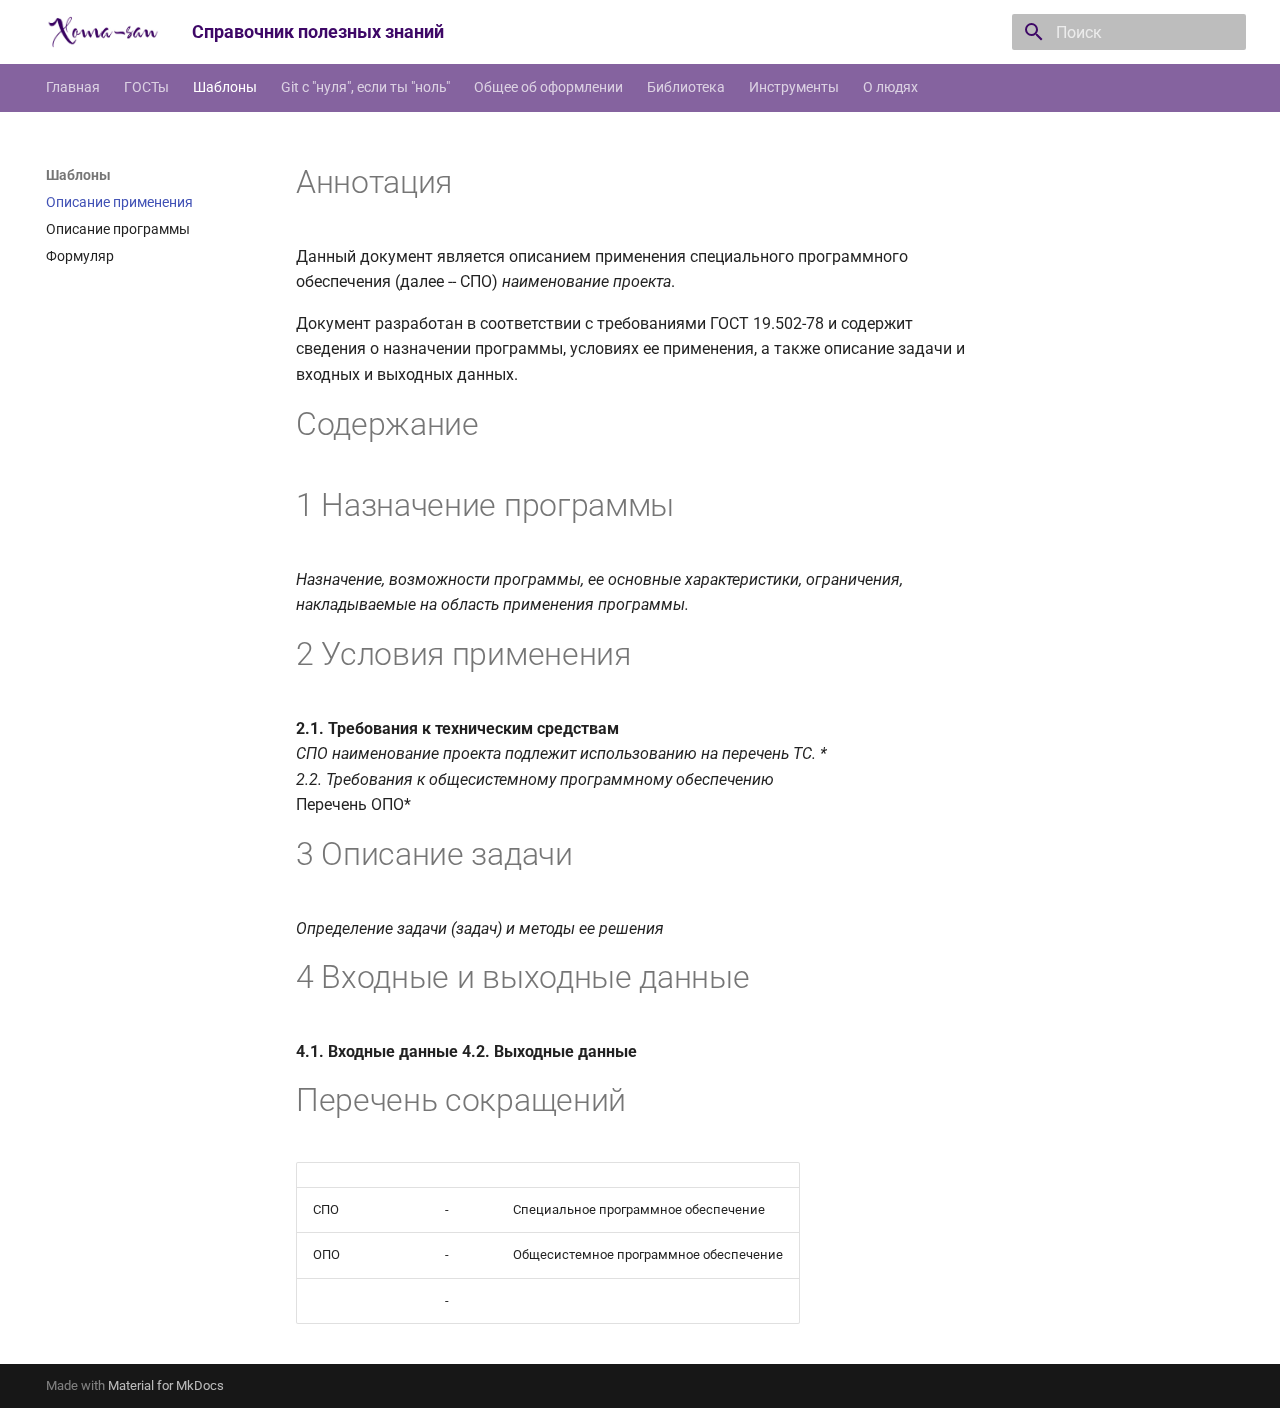
<file: Opisanie-primenenia/index.html>
<!doctype html>
<html lang="ru" class="no-js">
  <head>
    
      <meta charset="utf-8">
      <meta name="viewport" content="width=device-width,initial-scale=1">
      
      
      
      
        <link rel="prev" href="../GOST/">
      
      
        <link rel="next" href="../Opisanie-programmi/">
      
      
      <link rel="icon" href="../logo_fav.jpg">
      <meta name="generator" content="mkdocs-1.6.0, mkdocs-material-9.5.27">
    
    
      
        <title>Описание применения - Справочник полезных знаний</title>
      
    
    
      <link rel="stylesheet" href="../assets/stylesheets/main.6543a935.min.css">
      
      


    
    
      
    
    
      
        
        
        <link rel="preconnect" href="https://fonts.gstatic.com" crossorigin>
        <link rel="stylesheet" href="https://fonts.googleapis.com/css?family=Roboto:300,300i,400,400i,700,700i%7CRoboto+Mono:400,400i,700,700i&display=fallback">
        <style>:root{--md-text-font:"Roboto";--md-code-font:"Roboto Mono"}</style>
      
    
    
      <link rel="stylesheet" href="../material-styles.css">
    
    <script>__md_scope=new URL("..",location),__md_hash=e=>[...e].reduce((e,_)=>(e<<5)-e+_.charCodeAt(0),0),__md_get=(e,_=localStorage,t=__md_scope)=>JSON.parse(_.getItem(t.pathname+"."+e)),__md_set=(e,_,t=localStorage,a=__md_scope)=>{try{t.setItem(a.pathname+"."+e,JSON.stringify(_))}catch(e){}}</script>
    
      

    
    
    
  </head>
  
  
    <body dir="ltr">
  
    
    <input class="md-toggle" data-md-toggle="drawer" type="checkbox" id="__drawer" autocomplete="off">
    <input class="md-toggle" data-md-toggle="search" type="checkbox" id="__search" autocomplete="off">
    <label class="md-overlay" for="__drawer"></label>
    <div data-md-component="skip">
      
        
        <a href="#_1" class="md-skip">
          Перейти к содержанию
        </a>
      
    </div>
    <div data-md-component="announce">
      
    </div>
    
    
      

<header class="md-header" data-md-component="header">
  <nav class="md-header__inner md-grid" aria-label="Верхний колонтитул">
    <a href=".." title="Справочник полезных знаний" class="md-header__button md-logo" aria-label="Справочник полезных знаний" data-md-component="logo">
      
  <img src="../logo_big3-1.jpg" alt="logo">

    </a>
    <label class="md-header__button md-icon" for="__drawer">
      
      <svg xmlns="http://www.w3.org/2000/svg" viewBox="0 0 24 24"><path d="M3 6h18v2H3V6m0 5h18v2H3v-2m0 5h18v2H3v-2Z"/></svg>
    </label>
    <div class="md-header__title" data-md-component="header-title">
      <div class="md-header__ellipsis">
        <div class="md-header__topic">
          <span class="md-ellipsis">
            Справочник полезных знаний
          </span>
        </div>
        <div class="md-header__topic" data-md-component="header-topic">
          <span class="md-ellipsis">
            
              Описание применения
            
          </span>
        </div>
      </div>
    </div>
    
    
      <script>var media,input,key,value,palette=__md_get("__palette");if(palette&&palette.color){"(prefers-color-scheme)"===palette.color.media&&(media=matchMedia("(prefers-color-scheme: light)"),input=document.querySelector(media.matches?"[data-md-color-media='(prefers-color-scheme: light)']":"[data-md-color-media='(prefers-color-scheme: dark)']"),palette.color.media=input.getAttribute("data-md-color-media"),palette.color.scheme=input.getAttribute("data-md-color-scheme"),palette.color.primary=input.getAttribute("data-md-color-primary"),palette.color.accent=input.getAttribute("data-md-color-accent"));for([key,value]of Object.entries(palette.color))document.body.setAttribute("data-md-color-"+key,value)}</script>
    
    
    
      <label class="md-header__button md-icon" for="__search">
        
        <svg xmlns="http://www.w3.org/2000/svg" viewBox="0 0 24 24"><path d="M9.5 3A6.5 6.5 0 0 1 16 9.5c0 1.61-.59 3.09-1.56 4.23l.27.27h.79l5 5-1.5 1.5-5-5v-.79l-.27-.27A6.516 6.516 0 0 1 9.5 16 6.5 6.5 0 0 1 3 9.5 6.5 6.5 0 0 1 9.5 3m0 2C7 5 5 7 5 9.5S7 14 9.5 14 14 12 14 9.5 12 5 9.5 5Z"/></svg>
      </label>
      <div class="md-search" data-md-component="search" role="dialog">
  <label class="md-search__overlay" for="__search"></label>
  <div class="md-search__inner" role="search">
    <form class="md-search__form" name="search">
      <input type="text" class="md-search__input" name="query" aria-label="Поиск" placeholder="Поиск" autocapitalize="off" autocorrect="off" autocomplete="off" spellcheck="false" data-md-component="search-query" required>
      <label class="md-search__icon md-icon" for="__search">
        
        <svg xmlns="http://www.w3.org/2000/svg" viewBox="0 0 24 24"><path d="M9.5 3A6.5 6.5 0 0 1 16 9.5c0 1.61-.59 3.09-1.56 4.23l.27.27h.79l5 5-1.5 1.5-5-5v-.79l-.27-.27A6.516 6.516 0 0 1 9.5 16 6.5 6.5 0 0 1 3 9.5 6.5 6.5 0 0 1 9.5 3m0 2C7 5 5 7 5 9.5S7 14 9.5 14 14 12 14 9.5 12 5 9.5 5Z"/></svg>
        
        <svg xmlns="http://www.w3.org/2000/svg" viewBox="0 0 24 24"><path d="M20 11v2H8l5.5 5.5-1.42 1.42L4.16 12l7.92-7.92L13.5 5.5 8 11h12Z"/></svg>
      </label>
      <nav class="md-search__options" aria-label="Поиск">
        
        <button type="reset" class="md-search__icon md-icon" title="Очистить" aria-label="Очистить" tabindex="-1">
          
          <svg xmlns="http://www.w3.org/2000/svg" viewBox="0 0 24 24"><path d="M19 6.41 17.59 5 12 10.59 6.41 5 5 6.41 10.59 12 5 17.59 6.41 19 12 13.41 17.59 19 19 17.59 13.41 12 19 6.41Z"/></svg>
        </button>
      </nav>
      
    </form>
    <div class="md-search__output">
      <div class="md-search__scrollwrap" tabindex="0" data-md-scrollfix>
        <div class="md-search-result" data-md-component="search-result">
          <div class="md-search-result__meta">
            Инициализация поиска
          </div>
          <ol class="md-search-result__list" role="presentation"></ol>
        </div>
      </div>
    </div>
  </div>
</div>
    
    
  </nav>
  
</header>
    
    <div class="md-container" data-md-component="container">
      
      
        
          
            
<nav class="md-tabs" aria-label="Вкладки" data-md-component="tabs">
  <div class="md-grid">
    <ul class="md-tabs__list">
      
        
  
  
  
    <li class="md-tabs__item">
      <a href=".." class="md-tabs__link">
        
  
    
  
  Главная

      </a>
    </li>
  

      
        
  
  
  
    <li class="md-tabs__item">
      <a href="../GOST/" class="md-tabs__link">
        
  
    
  
  ГОСТы

      </a>
    </li>
  

      
        
  
  
    
  
  
    
    
      <li class="md-tabs__item md-tabs__item--active">
        <a href="./" class="md-tabs__link">
          
  
  Шаблоны

        </a>
      </li>
    
  

      
        
  
  
  
    
    
      <li class="md-tabs__item">
        <a href="../git/Git-help-do/" class="md-tabs__link">
          
  
  Git с "нуля", если ты "ноль"

        </a>
      </li>
    
  

      
        
  
  
  
    <li class="md-tabs__item">
      <a href="../Useful/" class="md-tabs__link">
        
  
    
  
  Общее об оформлении

      </a>
    </li>
  

      
        
  
  
  
    <li class="md-tabs__item">
      <a href="../libs/" class="md-tabs__link">
        
  
    
  
  Библиотека

      </a>
    </li>
  

      
        
  
  
  
    <li class="md-tabs__item">
      <a href="../Tools/" class="md-tabs__link">
        
  
    
  
  Инструменты

      </a>
    </li>
  

      
        
  
  
  
    <li class="md-tabs__item">
      <a href="../about/" class="md-tabs__link">
        
  
    
  
  О людях

      </a>
    </li>
  

      
    </ul>
  </div>
</nav>
          
        
      
      <main class="md-main" data-md-component="main">
        <div class="md-main__inner md-grid">
          
            
              
              <div class="md-sidebar md-sidebar--primary" data-md-component="sidebar" data-md-type="navigation" >
                <div class="md-sidebar__scrollwrap">
                  <div class="md-sidebar__inner">
                    


  


<nav class="md-nav md-nav--primary md-nav--lifted" aria-label="Навигация" data-md-level="0">
  <label class="md-nav__title" for="__drawer">
    <a href=".." title="Справочник полезных знаний" class="md-nav__button md-logo" aria-label="Справочник полезных знаний" data-md-component="logo">
      
  <img src="../logo_big3-1.jpg" alt="logo">

    </a>
    Справочник полезных знаний
  </label>
  
  <ul class="md-nav__list" data-md-scrollfix>
    
      
      
  
  
  
  
    <li class="md-nav__item">
      <a href=".." class="md-nav__link">
        
  
  <span class="md-ellipsis">
    Главная
  </span>
  

      </a>
    </li>
  

    
      
      
  
  
  
  
    <li class="md-nav__item">
      <a href="../GOST/" class="md-nav__link">
        
  
  <span class="md-ellipsis">
    ГОСТы
  </span>
  

      </a>
    </li>
  

    
      
      
  
  
    
  
  
  
    
    
    
      
        
        
      
      
    
    
    <li class="md-nav__item md-nav__item--active md-nav__item--section md-nav__item--nested">
      
        
        
        <input class="md-nav__toggle md-toggle " type="checkbox" id="__nav_3" checked>
        
          
          <label class="md-nav__link" for="__nav_3" id="__nav_3_label" tabindex="">
            
  
  <span class="md-ellipsis">
    Шаблоны
  </span>
  

            <span class="md-nav__icon md-icon"></span>
          </label>
        
        <nav class="md-nav" data-md-level="1" aria-labelledby="__nav_3_label" aria-expanded="true">
          <label class="md-nav__title" for="__nav_3">
            <span class="md-nav__icon md-icon"></span>
            Шаблоны
          </label>
          <ul class="md-nav__list" data-md-scrollfix>
            
              
                
  
  
    
  
  
  
    <li class="md-nav__item md-nav__item--active">
      
      <input class="md-nav__toggle md-toggle" type="checkbox" id="__toc">
      
      
        
      
      
      <a href="./" class="md-nav__link md-nav__link--active">
        
  
  <span class="md-ellipsis">
    Описание применения
  </span>
  

      </a>
      
    </li>
  

              
            
              
                
  
  
  
  
    <li class="md-nav__item">
      <a href="../Opisanie-programmi/" class="md-nav__link">
        
  
  <span class="md-ellipsis">
    Описание программы
  </span>
  

      </a>
    </li>
  

              
            
              
                
  
  
  
  
    <li class="md-nav__item">
      <a href="../Formular/" class="md-nav__link">
        
  
  <span class="md-ellipsis">
    Формуляр
  </span>
  

      </a>
    </li>
  

              
            
          </ul>
        </nav>
      
    </li>
  

    
      
      
  
  
  
  
    
    
    
      
      
    
    
    <li class="md-nav__item md-nav__item--nested">
      
        
        
        <input class="md-nav__toggle md-toggle " type="checkbox" id="__nav_4" >
        
          
          <label class="md-nav__link" for="__nav_4" id="__nav_4_label" tabindex="0">
            
  
  <span class="md-ellipsis">
    Git с "нуля", если ты "ноль"
  </span>
  

            <span class="md-nav__icon md-icon"></span>
          </label>
        
        <nav class="md-nav" data-md-level="1" aria-labelledby="__nav_4_label" aria-expanded="false">
          <label class="md-nav__title" for="__nav_4">
            <span class="md-nav__icon md-icon"></span>
            Git с "нуля", если ты "ноль"
          </label>
          <ul class="md-nav__list" data-md-scrollfix>
            
              
                
  
  
  
  
    <li class="md-nav__item">
      <a href="../git/Git-help-do/" class="md-nav__link">
        
  
  <span class="md-ellipsis">
    Перед началом знакомства
  </span>
  

      </a>
    </li>
  

              
            
              
                
  
  
  
  
    <li class="md-nav__item">
      <a href="../git/Git-help-sprav/" class="md-nav__link">
        
  
  <span class="md-ellipsis">
    Полезная информация
  </span>
  

      </a>
    </li>
  

              
            
              
                
  
  
  
  
    <li class="md-nav__item">
      <a href="../git/Git-help-rep/" class="md-nav__link">
        
  
  <span class="md-ellipsis">
    Управление репозиториями
  </span>
  

      </a>
    </li>
  

              
            
              
                
  
  
  
  
    <li class="md-nav__item">
      <a href="../git/Git-help-rab/" class="md-nav__link">
        
  
  <span class="md-ellipsis">
    Работа с Git
  </span>
  

      </a>
    </li>
  

              
            
          </ul>
        </nav>
      
    </li>
  

    
      
      
  
  
  
  
    <li class="md-nav__item">
      <a href="../Useful/" class="md-nav__link">
        
  
  <span class="md-ellipsis">
    Общее об оформлении
  </span>
  

      </a>
    </li>
  

    
      
      
  
  
  
  
    <li class="md-nav__item">
      <a href="../libs/" class="md-nav__link">
        
  
  <span class="md-ellipsis">
    Библиотека
  </span>
  

      </a>
    </li>
  

    
      
      
  
  
  
  
    <li class="md-nav__item">
      <a href="../Tools/" class="md-nav__link">
        
  
  <span class="md-ellipsis">
    Инструменты
  </span>
  

      </a>
    </li>
  

    
      
      
  
  
  
  
    <li class="md-nav__item">
      <a href="../about/" class="md-nav__link">
        
  
  <span class="md-ellipsis">
    О людях
  </span>
  

      </a>
    </li>
  

    
  </ul>
</nav>
                  </div>
                </div>
              </div>
            
            
              
              <div class="md-sidebar md-sidebar--secondary" data-md-component="sidebar" data-md-type="toc" >
                <div class="md-sidebar__scrollwrap">
                  <div class="md-sidebar__inner">
                    

<nav class="md-nav md-nav--secondary" aria-label="Содержание">
  
  
  
    
  
  
</nav>
                  </div>
                </div>
              </div>
            
          
          
            <div class="md-content" data-md-component="content">
              <article class="md-content__inner md-typeset">
                
                  


<!--  Тиульный лист  -->

<!--  Новый лист  -->
<h1 id="_1">Аннотация</h1>
<p>Данный документ является описанием применения специального программного
обеспечения (далее -- СПО) <em>наименование проекта</em>.</p>
<p>Документ разработан в соответствии с требованиями ГОСТ 19.502-78 и
содержит сведения о назначении программы, условиях ее применения, а
также описание задачи и входных и выходных данных.</p>
<!--  Новый лист, используем автоформирование ворда за счет заголовков. Далее вариант для Маркдауна -->
<h1 id="_2">Содержание</h1>
<!--  Новый лист  -->
<h1 id="1">1 Назначение программы</h1>
<p><em>Назначение, возможности программы, ее основные характеристики, ограничения, накладываемые на область применения программы.</em>   </p>
<!--  Новый лист  -->
<h1 id="2">2 Условия применения</h1>
<p><strong>2.1.  Требования к техническим средствам</strong> <br />
<em>СПО наименование проекта подлежит использованию на перечень ТС. * <br />
</em><em>2.2.  Требования к общесистемному программному обеспечению</em><em> <br />
</em>Перечень ОПО*   </p>
<!--  Новый лист  -->
<h1 id="3">3 Описание задачи</h1>
<p><em>Определение задачи (задач) и методы ее решения</em></p>
<!--  Новый лист  -->
<h1 id="4">4 Входные и выходные данные</h1>
<p><strong>4.1. Входные данные</strong>
<strong>4.2. Выходные данные</strong></p>
<!--  Таблица подписями -->

<!--  Новый лист  -->
<h1 id="_3">Перечень сокращений</h1>
<table>
<thead>
<tr>
<th style="text-align: left;"><!-- без заголовка--></th>
<th style="text-align: center;"><!-- без заголовка--></th>
<th style="text-align: left;"><!-- без заголовка--></th>
</tr>
</thead>
<tbody>
<tr>
<td style="text-align: left;">СПО</td>
<td style="text-align: center;">-</td>
<td style="text-align: left;">Специальное программное обеспечение</td>
</tr>
<tr>
<td style="text-align: left;">ОПО</td>
<td style="text-align: center;">-</td>
<td style="text-align: left;">Общесистемное программное обеспечение</td>
</tr>
<tr>
<td style="text-align: left;"></td>
<td style="text-align: center;">-</td>
<td style="text-align: left;"></td>
</tr>
</tbody>
</table>
<!--  всегда с нового листа: Лист регистрации изменений -->












                
              </article>
            </div>
          
          
<script>var target=document.getElementById(location.hash.slice(1));target&&target.name&&(target.checked=target.name.startsWith("__tabbed_"))</script>
        </div>
        
      </main>
      
        <footer class="md-footer">
  
  <div class="md-footer-meta md-typeset">
    <div class="md-footer-meta__inner md-grid">
      <div class="md-copyright">
  
  
    Made with
    <a href="https://squidfunk.github.io/mkdocs-material/" target="_blank" rel="noopener">
      Material for MkDocs
    </a>
  
</div>
      
    </div>
  </div>
</footer>
      
    </div>
    <div class="md-dialog" data-md-component="dialog">
      <div class="md-dialog__inner md-typeset"></div>
    </div>
    
    
    <script id="__config" type="application/json">{"base": "..", "features": ["navigation.tabs"], "search": "../assets/javascripts/workers/search.b8dbb3d2.min.js", "translations": {"clipboard.copied": "\u0421\u043a\u043e\u043f\u0438\u0440\u043e\u0432\u0430\u043d\u043e \u0432 \u0431\u0443\u0444\u0435\u0440", "clipboard.copy": "\u041a\u043e\u043f\u0438\u0440\u043e\u0432\u0430\u0442\u044c \u0432 \u0431\u0443\u0444\u0435\u0440", "search.result.more.one": "\u0415\u0449\u0451 1 \u043d\u0430 \u044d\u0442\u043e\u0439 \u0441\u0442\u0440\u0430\u043d\u0438\u0446\u0435", "search.result.more.other": "\u0415\u0449\u0451 # \u043d\u0430 \u044d\u0442\u043e\u0439 \u0441\u0442\u0440\u0430\u043d\u0438\u0446\u0435", "search.result.none": "\u0421\u043e\u0432\u043f\u0430\u0434\u0435\u043d\u0438\u0439 \u043d\u0435 \u043d\u0430\u0439\u0434\u0435\u043d\u043e", "search.result.one": "\u041d\u0430\u0439\u0434\u0435\u043d\u043e 1 \u0441\u043e\u0432\u043f\u0430\u0434\u0435\u043d\u0438\u0435", "search.result.other": "\u041d\u0430\u0439\u0434\u0435\u043d\u043e \u0441\u043e\u0432\u043f\u0430\u0434\u0435\u043d\u0438\u0439: #", "search.result.placeholder": "\u041d\u0430\u0447\u043d\u0438\u0442\u0435 \u043f\u0435\u0447\u0430\u0442\u0430\u0442\u044c \u0434\u043b\u044f \u043f\u043e\u0438\u0441\u043a\u0430", "search.result.term.missing": "\u041e\u0442\u0441\u0443\u0442\u0441\u0442\u0432\u0443\u0435\u0442", "select.version": "\u0412\u044b\u0431\u0435\u0440\u0438\u0442\u0435 \u0432\u0435\u0440\u0441\u0438\u044e"}}</script>
    
    
      <script src="../assets/javascripts/bundle.ad660dcc.min.js"></script>
      
    
  </body>
</html>
</file>
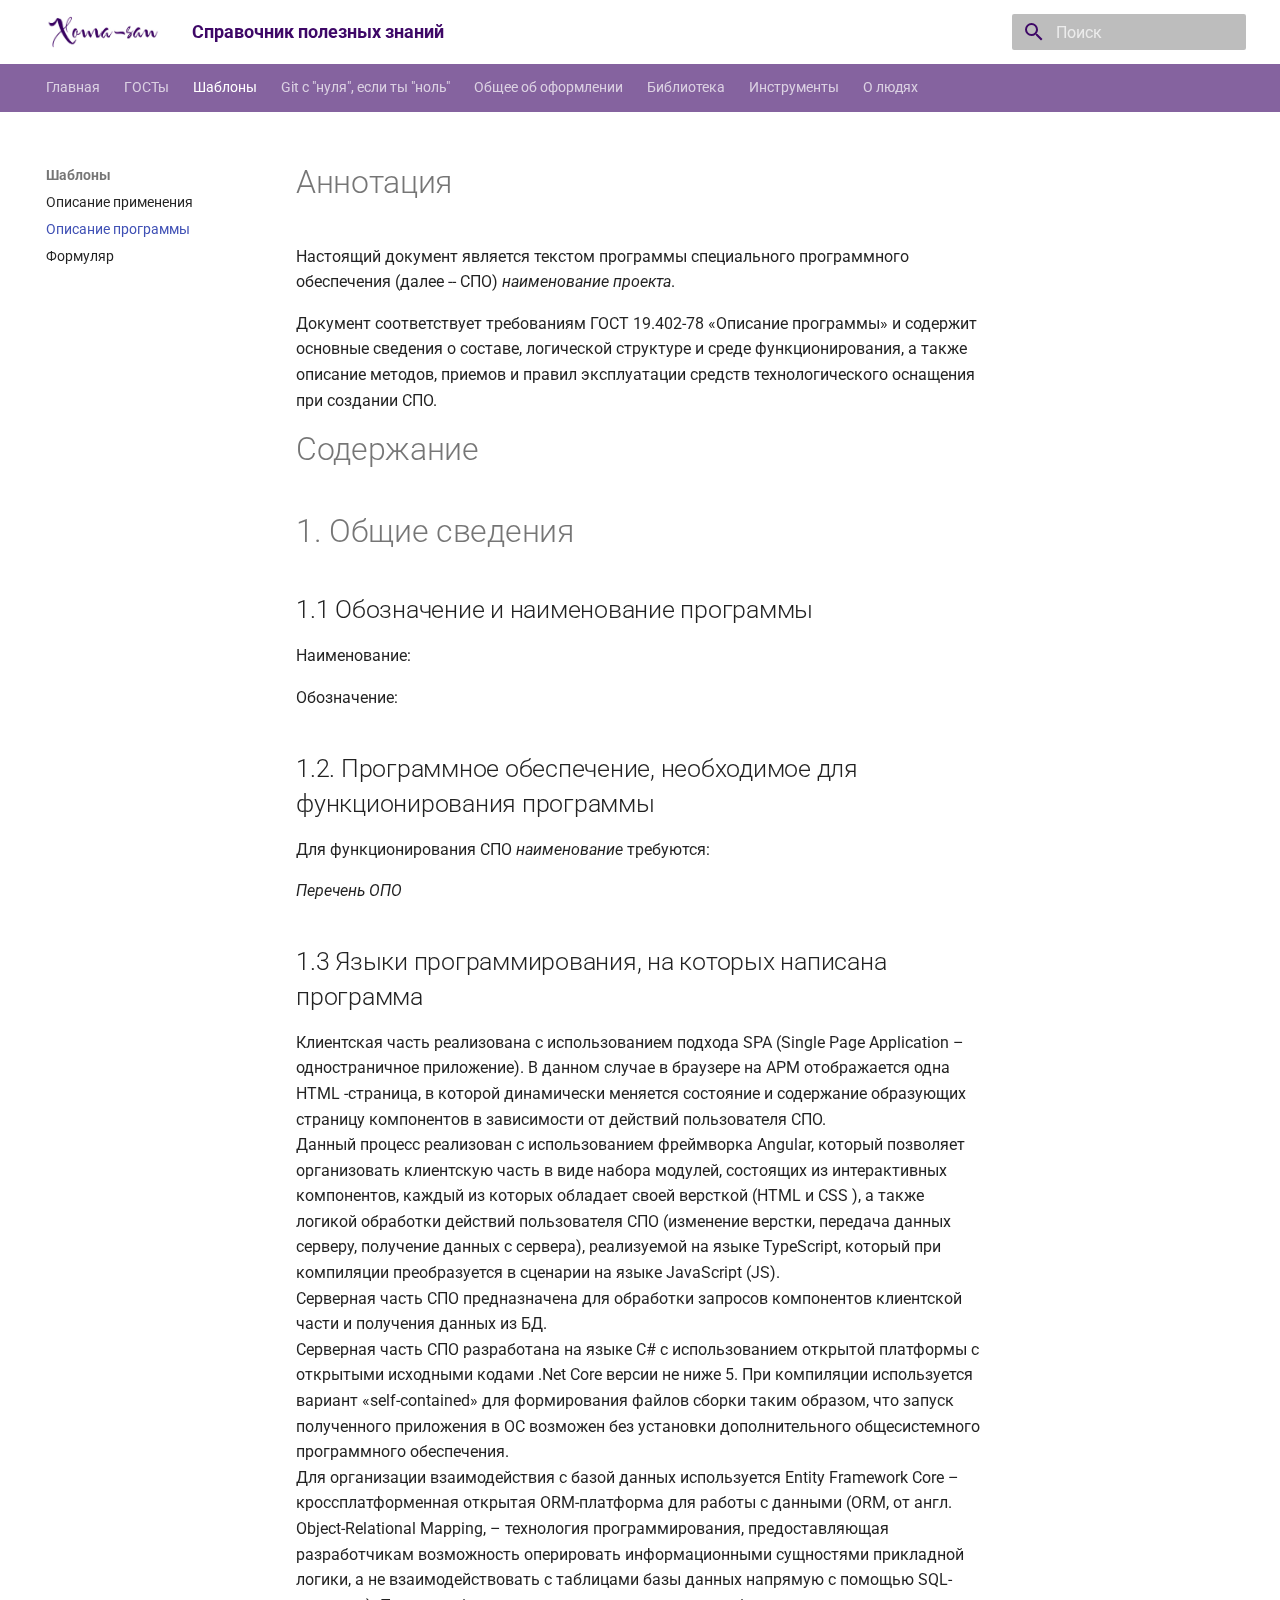
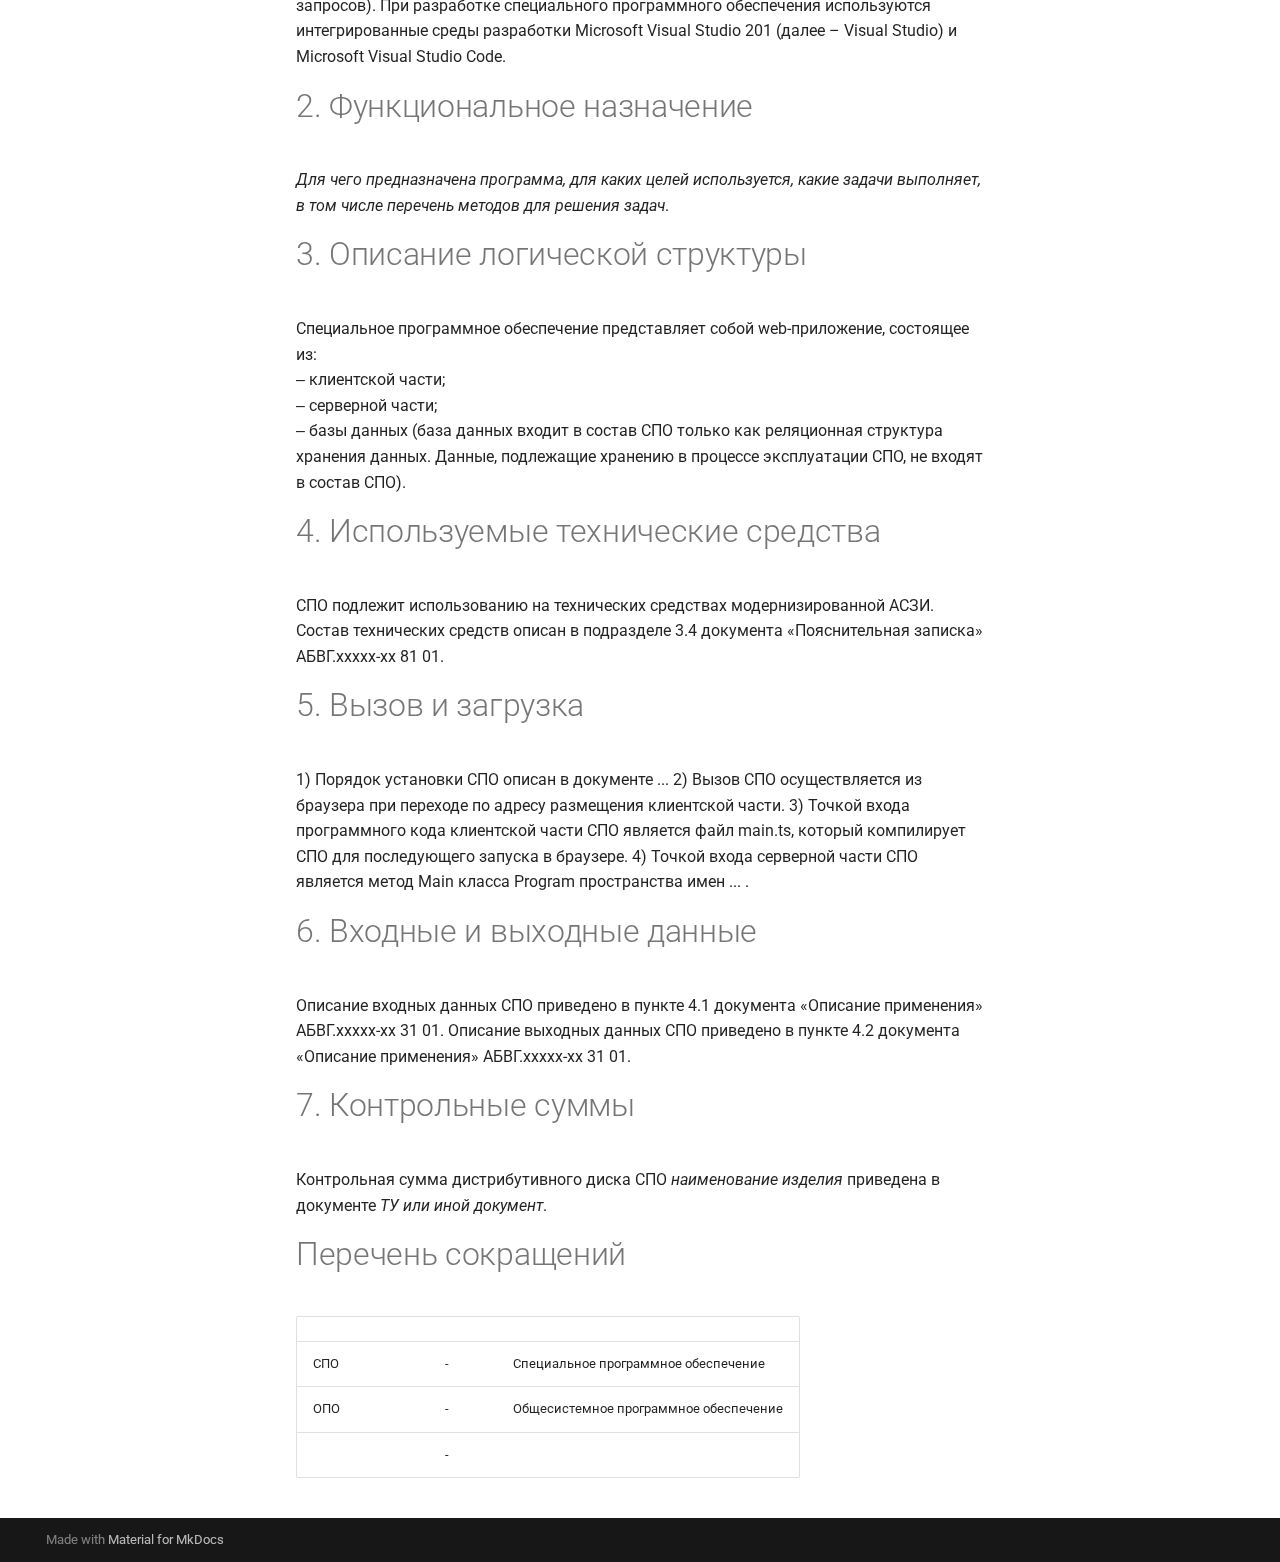
<file: Opisanie-programmi/index.html>
<!doctype html>
<html lang="ru" class="no-js">
  <head>
    
      <meta charset="utf-8">
      <meta name="viewport" content="width=device-width,initial-scale=1">
      
      
      
      
        <link rel="prev" href="../Opisanie-primenenia/">
      
      
        <link rel="next" href="../Formular/">
      
      
      <link rel="icon" href="../logo_fav.jpg">
      <meta name="generator" content="mkdocs-1.6.0, mkdocs-material-9.5.27">
    
    
      
        <title>Описание программы - Справочник полезных знаний</title>
      
    
    
      <link rel="stylesheet" href="../assets/stylesheets/main.6543a935.min.css">
      
      


    
    
      
    
    
      
        
        
        <link rel="preconnect" href="https://fonts.gstatic.com" crossorigin>
        <link rel="stylesheet" href="https://fonts.googleapis.com/css?family=Roboto:300,300i,400,400i,700,700i%7CRoboto+Mono:400,400i,700,700i&display=fallback">
        <style>:root{--md-text-font:"Roboto";--md-code-font:"Roboto Mono"}</style>
      
    
    
      <link rel="stylesheet" href="../material-styles.css">
    
    <script>__md_scope=new URL("..",location),__md_hash=e=>[...e].reduce((e,_)=>(e<<5)-e+_.charCodeAt(0),0),__md_get=(e,_=localStorage,t=__md_scope)=>JSON.parse(_.getItem(t.pathname+"."+e)),__md_set=(e,_,t=localStorage,a=__md_scope)=>{try{t.setItem(a.pathname+"."+e,JSON.stringify(_))}catch(e){}}</script>
    
      

    
    
    
  </head>
  
  
    <body dir="ltr">
  
    
    <input class="md-toggle" data-md-toggle="drawer" type="checkbox" id="__drawer" autocomplete="off">
    <input class="md-toggle" data-md-toggle="search" type="checkbox" id="__search" autocomplete="off">
    <label class="md-overlay" for="__drawer"></label>
    <div data-md-component="skip">
      
        
        <a href="#_1" class="md-skip">
          Перейти к содержанию
        </a>
      
    </div>
    <div data-md-component="announce">
      
    </div>
    
    
      

<header class="md-header" data-md-component="header">
  <nav class="md-header__inner md-grid" aria-label="Верхний колонтитул">
    <a href=".." title="Справочник полезных знаний" class="md-header__button md-logo" aria-label="Справочник полезных знаний" data-md-component="logo">
      
  <img src="../logo_big3-1.jpg" alt="logo">

    </a>
    <label class="md-header__button md-icon" for="__drawer">
      
      <svg xmlns="http://www.w3.org/2000/svg" viewBox="0 0 24 24"><path d="M3 6h18v2H3V6m0 5h18v2H3v-2m0 5h18v2H3v-2Z"/></svg>
    </label>
    <div class="md-header__title" data-md-component="header-title">
      <div class="md-header__ellipsis">
        <div class="md-header__topic">
          <span class="md-ellipsis">
            Справочник полезных знаний
          </span>
        </div>
        <div class="md-header__topic" data-md-component="header-topic">
          <span class="md-ellipsis">
            
              Описание программы
            
          </span>
        </div>
      </div>
    </div>
    
    
      <script>var media,input,key,value,palette=__md_get("__palette");if(palette&&palette.color){"(prefers-color-scheme)"===palette.color.media&&(media=matchMedia("(prefers-color-scheme: light)"),input=document.querySelector(media.matches?"[data-md-color-media='(prefers-color-scheme: light)']":"[data-md-color-media='(prefers-color-scheme: dark)']"),palette.color.media=input.getAttribute("data-md-color-media"),palette.color.scheme=input.getAttribute("data-md-color-scheme"),palette.color.primary=input.getAttribute("data-md-color-primary"),palette.color.accent=input.getAttribute("data-md-color-accent"));for([key,value]of Object.entries(palette.color))document.body.setAttribute("data-md-color-"+key,value)}</script>
    
    
    
      <label class="md-header__button md-icon" for="__search">
        
        <svg xmlns="http://www.w3.org/2000/svg" viewBox="0 0 24 24"><path d="M9.5 3A6.5 6.5 0 0 1 16 9.5c0 1.61-.59 3.09-1.56 4.23l.27.27h.79l5 5-1.5 1.5-5-5v-.79l-.27-.27A6.516 6.516 0 0 1 9.5 16 6.5 6.5 0 0 1 3 9.5 6.5 6.5 0 0 1 9.5 3m0 2C7 5 5 7 5 9.5S7 14 9.5 14 14 12 14 9.5 12 5 9.5 5Z"/></svg>
      </label>
      <div class="md-search" data-md-component="search" role="dialog">
  <label class="md-search__overlay" for="__search"></label>
  <div class="md-search__inner" role="search">
    <form class="md-search__form" name="search">
      <input type="text" class="md-search__input" name="query" aria-label="Поиск" placeholder="Поиск" autocapitalize="off" autocorrect="off" autocomplete="off" spellcheck="false" data-md-component="search-query" required>
      <label class="md-search__icon md-icon" for="__search">
        
        <svg xmlns="http://www.w3.org/2000/svg" viewBox="0 0 24 24"><path d="M9.5 3A6.5 6.5 0 0 1 16 9.5c0 1.61-.59 3.09-1.56 4.23l.27.27h.79l5 5-1.5 1.5-5-5v-.79l-.27-.27A6.516 6.516 0 0 1 9.5 16 6.5 6.5 0 0 1 3 9.5 6.5 6.5 0 0 1 9.5 3m0 2C7 5 5 7 5 9.5S7 14 9.5 14 14 12 14 9.5 12 5 9.5 5Z"/></svg>
        
        <svg xmlns="http://www.w3.org/2000/svg" viewBox="0 0 24 24"><path d="M20 11v2H8l5.5 5.5-1.42 1.42L4.16 12l7.92-7.92L13.5 5.5 8 11h12Z"/></svg>
      </label>
      <nav class="md-search__options" aria-label="Поиск">
        
        <button type="reset" class="md-search__icon md-icon" title="Очистить" aria-label="Очистить" tabindex="-1">
          
          <svg xmlns="http://www.w3.org/2000/svg" viewBox="0 0 24 24"><path d="M19 6.41 17.59 5 12 10.59 6.41 5 5 6.41 10.59 12 5 17.59 6.41 19 12 13.41 17.59 19 19 17.59 13.41 12 19 6.41Z"/></svg>
        </button>
      </nav>
      
    </form>
    <div class="md-search__output">
      <div class="md-search__scrollwrap" tabindex="0" data-md-scrollfix>
        <div class="md-search-result" data-md-component="search-result">
          <div class="md-search-result__meta">
            Инициализация поиска
          </div>
          <ol class="md-search-result__list" role="presentation"></ol>
        </div>
      </div>
    </div>
  </div>
</div>
    
    
  </nav>
  
</header>
    
    <div class="md-container" data-md-component="container">
      
      
        
          
            
<nav class="md-tabs" aria-label="Вкладки" data-md-component="tabs">
  <div class="md-grid">
    <ul class="md-tabs__list">
      
        
  
  
  
    <li class="md-tabs__item">
      <a href=".." class="md-tabs__link">
        
  
    
  
  Главная

      </a>
    </li>
  

      
        
  
  
  
    <li class="md-tabs__item">
      <a href="../GOST/" class="md-tabs__link">
        
  
    
  
  ГОСТы

      </a>
    </li>
  

      
        
  
  
    
  
  
    
    
      <li class="md-tabs__item md-tabs__item--active">
        <a href="../Opisanie-primenenia/" class="md-tabs__link">
          
  
  Шаблоны

        </a>
      </li>
    
  

      
        
  
  
  
    
    
      <li class="md-tabs__item">
        <a href="../git/Git-help-do/" class="md-tabs__link">
          
  
  Git с "нуля", если ты "ноль"

        </a>
      </li>
    
  

      
        
  
  
  
    <li class="md-tabs__item">
      <a href="../Useful/" class="md-tabs__link">
        
  
    
  
  Общее об оформлении

      </a>
    </li>
  

      
        
  
  
  
    <li class="md-tabs__item">
      <a href="../libs/" class="md-tabs__link">
        
  
    
  
  Библиотека

      </a>
    </li>
  

      
        
  
  
  
    <li class="md-tabs__item">
      <a href="../Tools/" class="md-tabs__link">
        
  
    
  
  Инструменты

      </a>
    </li>
  

      
        
  
  
  
    <li class="md-tabs__item">
      <a href="../about/" class="md-tabs__link">
        
  
    
  
  О людях

      </a>
    </li>
  

      
    </ul>
  </div>
</nav>
          
        
      
      <main class="md-main" data-md-component="main">
        <div class="md-main__inner md-grid">
          
            
              
              <div class="md-sidebar md-sidebar--primary" data-md-component="sidebar" data-md-type="navigation" >
                <div class="md-sidebar__scrollwrap">
                  <div class="md-sidebar__inner">
                    


  


<nav class="md-nav md-nav--primary md-nav--lifted" aria-label="Навигация" data-md-level="0">
  <label class="md-nav__title" for="__drawer">
    <a href=".." title="Справочник полезных знаний" class="md-nav__button md-logo" aria-label="Справочник полезных знаний" data-md-component="logo">
      
  <img src="../logo_big3-1.jpg" alt="logo">

    </a>
    Справочник полезных знаний
  </label>
  
  <ul class="md-nav__list" data-md-scrollfix>
    
      
      
  
  
  
  
    <li class="md-nav__item">
      <a href=".." class="md-nav__link">
        
  
  <span class="md-ellipsis">
    Главная
  </span>
  

      </a>
    </li>
  

    
      
      
  
  
  
  
    <li class="md-nav__item">
      <a href="../GOST/" class="md-nav__link">
        
  
  <span class="md-ellipsis">
    ГОСТы
  </span>
  

      </a>
    </li>
  

    
      
      
  
  
    
  
  
  
    
    
    
      
        
        
      
      
    
    
    <li class="md-nav__item md-nav__item--active md-nav__item--section md-nav__item--nested">
      
        
        
        <input class="md-nav__toggle md-toggle " type="checkbox" id="__nav_3" checked>
        
          
          <label class="md-nav__link" for="__nav_3" id="__nav_3_label" tabindex="">
            
  
  <span class="md-ellipsis">
    Шаблоны
  </span>
  

            <span class="md-nav__icon md-icon"></span>
          </label>
        
        <nav class="md-nav" data-md-level="1" aria-labelledby="__nav_3_label" aria-expanded="true">
          <label class="md-nav__title" for="__nav_3">
            <span class="md-nav__icon md-icon"></span>
            Шаблоны
          </label>
          <ul class="md-nav__list" data-md-scrollfix>
            
              
                
  
  
  
  
    <li class="md-nav__item">
      <a href="../Opisanie-primenenia/" class="md-nav__link">
        
  
  <span class="md-ellipsis">
    Описание применения
  </span>
  

      </a>
    </li>
  

              
            
              
                
  
  
    
  
  
  
    <li class="md-nav__item md-nav__item--active">
      
      <input class="md-nav__toggle md-toggle" type="checkbox" id="__toc">
      
      
        
      
      
      <a href="./" class="md-nav__link md-nav__link--active">
        
  
  <span class="md-ellipsis">
    Описание программы
  </span>
  

      </a>
      
    </li>
  

              
            
              
                
  
  
  
  
    <li class="md-nav__item">
      <a href="../Formular/" class="md-nav__link">
        
  
  <span class="md-ellipsis">
    Формуляр
  </span>
  

      </a>
    </li>
  

              
            
          </ul>
        </nav>
      
    </li>
  

    
      
      
  
  
  
  
    
    
    
      
      
    
    
    <li class="md-nav__item md-nav__item--nested">
      
        
        
        <input class="md-nav__toggle md-toggle " type="checkbox" id="__nav_4" >
        
          
          <label class="md-nav__link" for="__nav_4" id="__nav_4_label" tabindex="0">
            
  
  <span class="md-ellipsis">
    Git с "нуля", если ты "ноль"
  </span>
  

            <span class="md-nav__icon md-icon"></span>
          </label>
        
        <nav class="md-nav" data-md-level="1" aria-labelledby="__nav_4_label" aria-expanded="false">
          <label class="md-nav__title" for="__nav_4">
            <span class="md-nav__icon md-icon"></span>
            Git с "нуля", если ты "ноль"
          </label>
          <ul class="md-nav__list" data-md-scrollfix>
            
              
                
  
  
  
  
    <li class="md-nav__item">
      <a href="../git/Git-help-do/" class="md-nav__link">
        
  
  <span class="md-ellipsis">
    Перед началом знакомства
  </span>
  

      </a>
    </li>
  

              
            
              
                
  
  
  
  
    <li class="md-nav__item">
      <a href="../git/Git-help-sprav/" class="md-nav__link">
        
  
  <span class="md-ellipsis">
    Полезная информация
  </span>
  

      </a>
    </li>
  

              
            
              
                
  
  
  
  
    <li class="md-nav__item">
      <a href="../git/Git-help-rep/" class="md-nav__link">
        
  
  <span class="md-ellipsis">
    Управление репозиториями
  </span>
  

      </a>
    </li>
  

              
            
              
                
  
  
  
  
    <li class="md-nav__item">
      <a href="../git/Git-help-rab/" class="md-nav__link">
        
  
  <span class="md-ellipsis">
    Работа с Git
  </span>
  

      </a>
    </li>
  

              
            
          </ul>
        </nav>
      
    </li>
  

    
      
      
  
  
  
  
    <li class="md-nav__item">
      <a href="../Useful/" class="md-nav__link">
        
  
  <span class="md-ellipsis">
    Общее об оформлении
  </span>
  

      </a>
    </li>
  

    
      
      
  
  
  
  
    <li class="md-nav__item">
      <a href="../libs/" class="md-nav__link">
        
  
  <span class="md-ellipsis">
    Библиотека
  </span>
  

      </a>
    </li>
  

    
      
      
  
  
  
  
    <li class="md-nav__item">
      <a href="../Tools/" class="md-nav__link">
        
  
  <span class="md-ellipsis">
    Инструменты
  </span>
  

      </a>
    </li>
  

    
      
      
  
  
  
  
    <li class="md-nav__item">
      <a href="../about/" class="md-nav__link">
        
  
  <span class="md-ellipsis">
    О людях
  </span>
  

      </a>
    </li>
  

    
  </ul>
</nav>
                  </div>
                </div>
              </div>
            
            
              
              <div class="md-sidebar md-sidebar--secondary" data-md-component="sidebar" data-md-type="toc" >
                <div class="md-sidebar__scrollwrap">
                  <div class="md-sidebar__inner">
                    

<nav class="md-nav md-nav--secondary" aria-label="Содержание">
  
  
  
    
  
  
</nav>
                  </div>
                </div>
              </div>
            
          
          
            <div class="md-content" data-md-component="content">
              <article class="md-content__inner md-typeset">
                
                  


<!--  Тиульный лист  -->

<!--  Новый лист  -->
<h1 id="_1">Аннотация</h1>
<p>Настоящий документ является текстом программы специального программного
обеспечения (далее -- СПО) <em>наименование проекта</em>.</p>
<p>Документ соответствует требованиям ГОСТ 19.402-78 «Описание программы» и
содержит основные сведения о составе, логической структуре и среде
функционирования, а также описание методов, приемов и правил
эксплуатации средств технологического оснащения при создании СПО.</p>
<!--  Новый лист, используем автоформирование ворда за счет заголовков. Далее вариант для Маркдауна -->
<h1 id="_2">Содержание</h1>
<h1 id="1">1. Общие сведения</h1>
<h2 id="11">1.1 Обозначение и наименование программы</h2>
<p>Наименование:</p>
<p>Обозначение:</p>
<h2 id="12">1.2.  Программное обеспечение, необходимое для функционирования программы</h2>
<p>Для функционирования СПО <em>наименование</em> требуются:</p>
<p><em>Перечень ОПО</em></p>
<h2 id="13">1.3 Языки программирования, на которых написана программа</h2>
<p>Клиентская часть реализована с использованием подхода SPA (Single Page Application – одностраничное приложение). В данном случае в браузере на АРМ отображается одна HTML -страница, в которой динамически меняется состояние и содержание образующих страницу компонентов в зависимости от действий пользователя СПО.  <br />
Данный процесс реализован с использованием фреймворка Angular, который позволяет организовать клиентскую часть в виде набора модулей, состоящих из интерактивных компонентов, каждый из которых обладает своей версткой (HTML и CSS ), а также логикой обработки действий пользователя СПО (изменение верстки, передача данных серверу, получение данных с сервера), реализуемой на языке TypeScript, который при компиляции преобразуется в сценарии на языке JavaScript (JS).  <br />
Серверная часть СПО предназначена для обработки запросов компонентов клиентской части и получения данных из БД. <br />
Серверная часть СПО разработана на языке C# с использованием открытой платформы с открытыми исходными кодами .Net Core версии не ниже 5. При компиляции используется вариант «self-contained» для формирования файлов сборки таким образом, что запуск полученного приложения в ОС возможен без установки дополнительного общесистемного программного обеспечения.  <br />
Для организации взаимодействия с базой данных используется Entity Framework Core – кроссплатформенная открытая ORM-платформа для работы с данными (ORM, от англ. Object-Relational Mapping, – технология программирования, предоставляющая разработчикам возможность оперировать информационными сущностями прикладной логики, а не взаимодействовать с таблицами базы данных напрямую с помощью SQL-запросов).
При разработке специального программного обеспечения используются интегрированные среды разработки Microsoft Visual Studio 201 (далее – Visual Studio) и Microsoft Visual Studio Code.</p>
<h1 id="2">2.  Функциональное назначение</h1>
<p><em>Для чего предназначена программа, для каких целей используется, какие задачи выполняет, в том числе перечень методов для решения задач</em>.</p>
<h1 id="3">3.  Описание логической структуры</h1>
<p>Специальное программное обеспечение представляет собой web-приложение, состоящее из:<br />
‒   клиентской части;<br />
‒   серверной части;<br />
‒   базы данных (база данных входит в состав СПО только как реляционная структура хранения данных. Данные, подлежащие хранению в процессе эксплуатации СПО, не входят в состав СПО).  </p>
<h1 id="4">4.  Используемые технические средства</h1>
<p>СПО подлежит использованию на технических средствах модернизированной АСЗИ. 
Состав технических средств описан в подразделе 3.4 документа «Пояснительная записка» АБВГ.ххххх-хх 81 01.</p>
<h1 id="5">5.  Вызов и загрузка</h1>
<p>1)  Порядок установки СПО описан в документе ...
2)  Вызов СПО осуществляется из браузера при переходе по адресу размещения клиентской части.
3)  Точкой входа программного кода клиентской части СПО является файл main.ts, который компилирует СПО для последующего запуска в браузере.
4)  Точкой входа серверной части СПО является метод Main класса Program пространства имен ... .</p>
<h1 id="6">6.  Входные и выходные данные</h1>
<p>Описание входных данных СПО приведено в пункте 4.1 документа «Описание применения» АБВГ.ххххх-хх 31 01.
Описание выходных данных СПО приведено в пункте 4.2 документа «Описание применения» АБВГ.ххххх-хх 31 01.</p>
<h1 id="7">7.  Контрольные суммы</h1>
<p>Контрольная сумма дистрибутивного диска СПО <em>наименование изделия</em>
приведена в документе <em>ТУ или иной документ</em>.</p>
<!--  Таблица подписями -->

<h1 id="_3">Перечень сокращений</h1>
<table>
<thead>
<tr>
<th style="text-align: left;"><!-- без заголовка--></th>
<th style="text-align: center;"><!-- без заголовка--></th>
<th style="text-align: left;"><!-- без заголовка--></th>
</tr>
</thead>
<tbody>
<tr>
<td style="text-align: left;">СПО</td>
<td style="text-align: center;">-</td>
<td style="text-align: left;">Специальное программное обеспечение</td>
</tr>
<tr>
<td style="text-align: left;">ОПО</td>
<td style="text-align: center;">-</td>
<td style="text-align: left;">Общесистемное программное обеспечение</td>
</tr>
<tr>
<td style="text-align: left;"></td>
<td style="text-align: center;">-</td>
<td style="text-align: left;"></td>
</tr>
</tbody>
</table>
<!--  всегда с нового листа: Лист регистрации изменений -->












                
              </article>
            </div>
          
          
<script>var target=document.getElementById(location.hash.slice(1));target&&target.name&&(target.checked=target.name.startsWith("__tabbed_"))</script>
        </div>
        
      </main>
      
        <footer class="md-footer">
  
  <div class="md-footer-meta md-typeset">
    <div class="md-footer-meta__inner md-grid">
      <div class="md-copyright">
  
  
    Made with
    <a href="https://squidfunk.github.io/mkdocs-material/" target="_blank" rel="noopener">
      Material for MkDocs
    </a>
  
</div>
      
    </div>
  </div>
</footer>
      
    </div>
    <div class="md-dialog" data-md-component="dialog">
      <div class="md-dialog__inner md-typeset"></div>
    </div>
    
    
    <script id="__config" type="application/json">{"base": "..", "features": ["navigation.tabs"], "search": "../assets/javascripts/workers/search.b8dbb3d2.min.js", "translations": {"clipboard.copied": "\u0421\u043a\u043e\u043f\u0438\u0440\u043e\u0432\u0430\u043d\u043e \u0432 \u0431\u0443\u0444\u0435\u0440", "clipboard.copy": "\u041a\u043e\u043f\u0438\u0440\u043e\u0432\u0430\u0442\u044c \u0432 \u0431\u0443\u0444\u0435\u0440", "search.result.more.one": "\u0415\u0449\u0451 1 \u043d\u0430 \u044d\u0442\u043e\u0439 \u0441\u0442\u0440\u0430\u043d\u0438\u0446\u0435", "search.result.more.other": "\u0415\u0449\u0451 # \u043d\u0430 \u044d\u0442\u043e\u0439 \u0441\u0442\u0440\u0430\u043d\u0438\u0446\u0435", "search.result.none": "\u0421\u043e\u0432\u043f\u0430\u0434\u0435\u043d\u0438\u0439 \u043d\u0435 \u043d\u0430\u0439\u0434\u0435\u043d\u043e", "search.result.one": "\u041d\u0430\u0439\u0434\u0435\u043d\u043e 1 \u0441\u043e\u0432\u043f\u0430\u0434\u0435\u043d\u0438\u0435", "search.result.other": "\u041d\u0430\u0439\u0434\u0435\u043d\u043e \u0441\u043e\u0432\u043f\u0430\u0434\u0435\u043d\u0438\u0439: #", "search.result.placeholder": "\u041d\u0430\u0447\u043d\u0438\u0442\u0435 \u043f\u0435\u0447\u0430\u0442\u0430\u0442\u044c \u0434\u043b\u044f \u043f\u043e\u0438\u0441\u043a\u0430", "search.result.term.missing": "\u041e\u0442\u0441\u0443\u0442\u0441\u0442\u0432\u0443\u0435\u0442", "select.version": "\u0412\u044b\u0431\u0435\u0440\u0438\u0442\u0435 \u0432\u0435\u0440\u0441\u0438\u044e"}}</script>
    
    
      <script src="../assets/javascripts/bundle.ad660dcc.min.js"></script>
      
    
  </body>
</html>
</file>
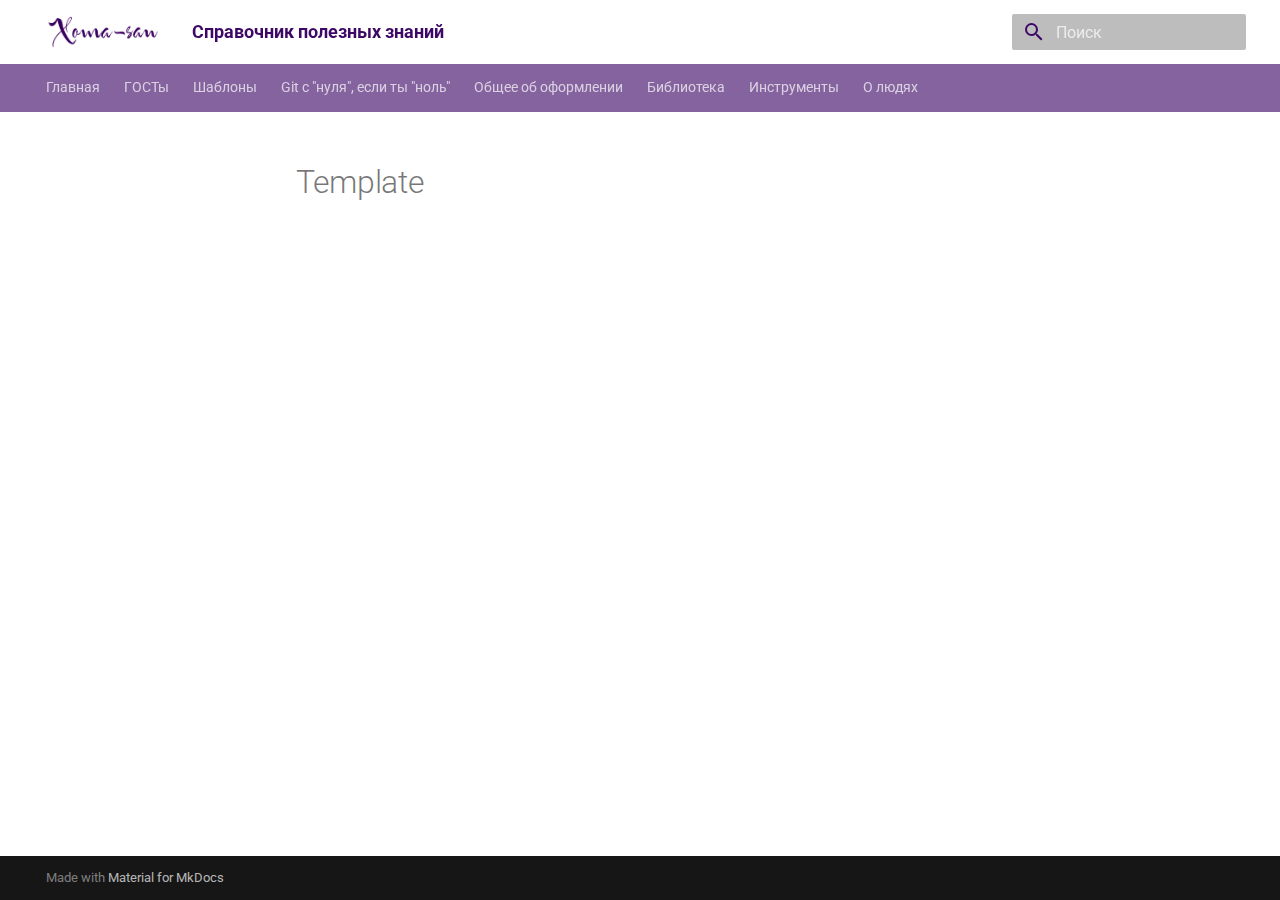
<file: Template/index.html>
<!doctype html>
<html lang="ru" class="no-js">
  <head>
    
      <meta charset="utf-8">
      <meta name="viewport" content="width=device-width,initial-scale=1">
      
      
      
      
      
      
      <link rel="icon" href="../logo_fav.jpg">
      <meta name="generator" content="mkdocs-1.6.0, mkdocs-material-9.5.27">
    
    
      
        <title>Template - Справочник полезных знаний</title>
      
    
    
      <link rel="stylesheet" href="../assets/stylesheets/main.6543a935.min.css">
      
      


    
    
      
    
    
      
        
        
        <link rel="preconnect" href="https://fonts.gstatic.com" crossorigin>
        <link rel="stylesheet" href="https://fonts.googleapis.com/css?family=Roboto:300,300i,400,400i,700,700i%7CRoboto+Mono:400,400i,700,700i&display=fallback">
        <style>:root{--md-text-font:"Roboto";--md-code-font:"Roboto Mono"}</style>
      
    
    
      <link rel="stylesheet" href="../material-styles.css">
    
    <script>__md_scope=new URL("..",location),__md_hash=e=>[...e].reduce((e,_)=>(e<<5)-e+_.charCodeAt(0),0),__md_get=(e,_=localStorage,t=__md_scope)=>JSON.parse(_.getItem(t.pathname+"."+e)),__md_set=(e,_,t=localStorage,a=__md_scope)=>{try{t.setItem(a.pathname+"."+e,JSON.stringify(_))}catch(e){}}</script>
    
      

    
    
    
  </head>
  
  
    <body dir="ltr">
  
    
    <input class="md-toggle" data-md-toggle="drawer" type="checkbox" id="__drawer" autocomplete="off">
    <input class="md-toggle" data-md-toggle="search" type="checkbox" id="__search" autocomplete="off">
    <label class="md-overlay" for="__drawer"></label>
    <div data-md-component="skip">
      
    </div>
    <div data-md-component="announce">
      
    </div>
    
    
      

<header class="md-header" data-md-component="header">
  <nav class="md-header__inner md-grid" aria-label="Верхний колонтитул">
    <a href=".." title="Справочник полезных знаний" class="md-header__button md-logo" aria-label="Справочник полезных знаний" data-md-component="logo">
      
  <img src="../logo_big3-1.jpg" alt="logo">

    </a>
    <label class="md-header__button md-icon" for="__drawer">
      
      <svg xmlns="http://www.w3.org/2000/svg" viewBox="0 0 24 24"><path d="M3 6h18v2H3V6m0 5h18v2H3v-2m0 5h18v2H3v-2Z"/></svg>
    </label>
    <div class="md-header__title" data-md-component="header-title">
      <div class="md-header__ellipsis">
        <div class="md-header__topic">
          <span class="md-ellipsis">
            Справочник полезных знаний
          </span>
        </div>
        <div class="md-header__topic" data-md-component="header-topic">
          <span class="md-ellipsis">
            
              Template
            
          </span>
        </div>
      </div>
    </div>
    
    
      <script>var media,input,key,value,palette=__md_get("__palette");if(palette&&palette.color){"(prefers-color-scheme)"===palette.color.media&&(media=matchMedia("(prefers-color-scheme: light)"),input=document.querySelector(media.matches?"[data-md-color-media='(prefers-color-scheme: light)']":"[data-md-color-media='(prefers-color-scheme: dark)']"),palette.color.media=input.getAttribute("data-md-color-media"),palette.color.scheme=input.getAttribute("data-md-color-scheme"),palette.color.primary=input.getAttribute("data-md-color-primary"),palette.color.accent=input.getAttribute("data-md-color-accent"));for([key,value]of Object.entries(palette.color))document.body.setAttribute("data-md-color-"+key,value)}</script>
    
    
    
      <label class="md-header__button md-icon" for="__search">
        
        <svg xmlns="http://www.w3.org/2000/svg" viewBox="0 0 24 24"><path d="M9.5 3A6.5 6.5 0 0 1 16 9.5c0 1.61-.59 3.09-1.56 4.23l.27.27h.79l5 5-1.5 1.5-5-5v-.79l-.27-.27A6.516 6.516 0 0 1 9.5 16 6.5 6.5 0 0 1 3 9.5 6.5 6.5 0 0 1 9.5 3m0 2C7 5 5 7 5 9.5S7 14 9.5 14 14 12 14 9.5 12 5 9.5 5Z"/></svg>
      </label>
      <div class="md-search" data-md-component="search" role="dialog">
  <label class="md-search__overlay" for="__search"></label>
  <div class="md-search__inner" role="search">
    <form class="md-search__form" name="search">
      <input type="text" class="md-search__input" name="query" aria-label="Поиск" placeholder="Поиск" autocapitalize="off" autocorrect="off" autocomplete="off" spellcheck="false" data-md-component="search-query" required>
      <label class="md-search__icon md-icon" for="__search">
        
        <svg xmlns="http://www.w3.org/2000/svg" viewBox="0 0 24 24"><path d="M9.5 3A6.5 6.5 0 0 1 16 9.5c0 1.61-.59 3.09-1.56 4.23l.27.27h.79l5 5-1.5 1.5-5-5v-.79l-.27-.27A6.516 6.516 0 0 1 9.5 16 6.5 6.5 0 0 1 3 9.5 6.5 6.5 0 0 1 9.5 3m0 2C7 5 5 7 5 9.5S7 14 9.5 14 14 12 14 9.5 12 5 9.5 5Z"/></svg>
        
        <svg xmlns="http://www.w3.org/2000/svg" viewBox="0 0 24 24"><path d="M20 11v2H8l5.5 5.5-1.42 1.42L4.16 12l7.92-7.92L13.5 5.5 8 11h12Z"/></svg>
      </label>
      <nav class="md-search__options" aria-label="Поиск">
        
        <button type="reset" class="md-search__icon md-icon" title="Очистить" aria-label="Очистить" tabindex="-1">
          
          <svg xmlns="http://www.w3.org/2000/svg" viewBox="0 0 24 24"><path d="M19 6.41 17.59 5 12 10.59 6.41 5 5 6.41 10.59 12 5 17.59 6.41 19 12 13.41 17.59 19 19 17.59 13.41 12 19 6.41Z"/></svg>
        </button>
      </nav>
      
    </form>
    <div class="md-search__output">
      <div class="md-search__scrollwrap" tabindex="0" data-md-scrollfix>
        <div class="md-search-result" data-md-component="search-result">
          <div class="md-search-result__meta">
            Инициализация поиска
          </div>
          <ol class="md-search-result__list" role="presentation"></ol>
        </div>
      </div>
    </div>
  </div>
</div>
    
    
  </nav>
  
</header>
    
    <div class="md-container" data-md-component="container">
      
      
        
          
            
<nav class="md-tabs" aria-label="Вкладки" data-md-component="tabs">
  <div class="md-grid">
    <ul class="md-tabs__list">
      
        
  
  
  
    <li class="md-tabs__item">
      <a href=".." class="md-tabs__link">
        
  
    
  
  Главная

      </a>
    </li>
  

      
        
  
  
  
    <li class="md-tabs__item">
      <a href="../GOST/" class="md-tabs__link">
        
  
    
  
  ГОСТы

      </a>
    </li>
  

      
        
  
  
  
    
    
      <li class="md-tabs__item">
        <a href="../Opisanie-primenenia/" class="md-tabs__link">
          
  
  Шаблоны

        </a>
      </li>
    
  

      
        
  
  
  
    
    
      <li class="md-tabs__item">
        <a href="../git/Git-help-do/" class="md-tabs__link">
          
  
  Git с "нуля", если ты "ноль"

        </a>
      </li>
    
  

      
        
  
  
  
    <li class="md-tabs__item">
      <a href="../Useful/" class="md-tabs__link">
        
  
    
  
  Общее об оформлении

      </a>
    </li>
  

      
        
  
  
  
    <li class="md-tabs__item">
      <a href="../libs/" class="md-tabs__link">
        
  
    
  
  Библиотека

      </a>
    </li>
  

      
        
  
  
  
    <li class="md-tabs__item">
      <a href="../Tools/" class="md-tabs__link">
        
  
    
  
  Инструменты

      </a>
    </li>
  

      
        
  
  
  
    <li class="md-tabs__item">
      <a href="../about/" class="md-tabs__link">
        
  
    
  
  О людях

      </a>
    </li>
  

      
    </ul>
  </div>
</nav>
          
        
      
      <main class="md-main" data-md-component="main">
        <div class="md-main__inner md-grid">
          
            
              
              <div class="md-sidebar md-sidebar--primary" data-md-component="sidebar" data-md-type="navigation" >
                <div class="md-sidebar__scrollwrap">
                  <div class="md-sidebar__inner">
                    


  


<nav class="md-nav md-nav--primary md-nav--lifted" aria-label="Навигация" data-md-level="0">
  <label class="md-nav__title" for="__drawer">
    <a href=".." title="Справочник полезных знаний" class="md-nav__button md-logo" aria-label="Справочник полезных знаний" data-md-component="logo">
      
  <img src="../logo_big3-1.jpg" alt="logo">

    </a>
    Справочник полезных знаний
  </label>
  
  <ul class="md-nav__list" data-md-scrollfix>
    
      
      
  
  
  
  
    <li class="md-nav__item">
      <a href=".." class="md-nav__link">
        
  
  <span class="md-ellipsis">
    Главная
  </span>
  

      </a>
    </li>
  

    
      
      
  
  
  
  
    <li class="md-nav__item">
      <a href="../GOST/" class="md-nav__link">
        
  
  <span class="md-ellipsis">
    ГОСТы
  </span>
  

      </a>
    </li>
  

    
      
      
  
  
  
  
    
    
    
      
      
    
    
    <li class="md-nav__item md-nav__item--nested">
      
        
        
        <input class="md-nav__toggle md-toggle " type="checkbox" id="__nav_3" >
        
          
          <label class="md-nav__link" for="__nav_3" id="__nav_3_label" tabindex="0">
            
  
  <span class="md-ellipsis">
    Шаблоны
  </span>
  

            <span class="md-nav__icon md-icon"></span>
          </label>
        
        <nav class="md-nav" data-md-level="1" aria-labelledby="__nav_3_label" aria-expanded="false">
          <label class="md-nav__title" for="__nav_3">
            <span class="md-nav__icon md-icon"></span>
            Шаблоны
          </label>
          <ul class="md-nav__list" data-md-scrollfix>
            
              
                
  
  
  
  
    <li class="md-nav__item">
      <a href="../Opisanie-primenenia/" class="md-nav__link">
        
  
  <span class="md-ellipsis">
    Описание применения
  </span>
  

      </a>
    </li>
  

              
            
              
                
  
  
  
  
    <li class="md-nav__item">
      <a href="../Opisanie-programmi/" class="md-nav__link">
        
  
  <span class="md-ellipsis">
    Описание программы
  </span>
  

      </a>
    </li>
  

              
            
              
                
  
  
  
  
    <li class="md-nav__item">
      <a href="../Formular/" class="md-nav__link">
        
  
  <span class="md-ellipsis">
    Формуляр
  </span>
  

      </a>
    </li>
  

              
            
          </ul>
        </nav>
      
    </li>
  

    
      
      
  
  
  
  
    
    
    
      
      
    
    
    <li class="md-nav__item md-nav__item--nested">
      
        
        
        <input class="md-nav__toggle md-toggle " type="checkbox" id="__nav_4" >
        
          
          <label class="md-nav__link" for="__nav_4" id="__nav_4_label" tabindex="0">
            
  
  <span class="md-ellipsis">
    Git с "нуля", если ты "ноль"
  </span>
  

            <span class="md-nav__icon md-icon"></span>
          </label>
        
        <nav class="md-nav" data-md-level="1" aria-labelledby="__nav_4_label" aria-expanded="false">
          <label class="md-nav__title" for="__nav_4">
            <span class="md-nav__icon md-icon"></span>
            Git с "нуля", если ты "ноль"
          </label>
          <ul class="md-nav__list" data-md-scrollfix>
            
              
                
  
  
  
  
    <li class="md-nav__item">
      <a href="../git/Git-help-do/" class="md-nav__link">
        
  
  <span class="md-ellipsis">
    Перед началом знакомства
  </span>
  

      </a>
    </li>
  

              
            
              
                
  
  
  
  
    <li class="md-nav__item">
      <a href="../git/Git-help-sprav/" class="md-nav__link">
        
  
  <span class="md-ellipsis">
    Полезная информация
  </span>
  

      </a>
    </li>
  

              
            
              
                
  
  
  
  
    <li class="md-nav__item">
      <a href="../git/Git-help-rep/" class="md-nav__link">
        
  
  <span class="md-ellipsis">
    Управление репозиториями
  </span>
  

      </a>
    </li>
  

              
            
              
                
  
  
  
  
    <li class="md-nav__item">
      <a href="../git/Git-help-rab/" class="md-nav__link">
        
  
  <span class="md-ellipsis">
    Работа с Git
  </span>
  

      </a>
    </li>
  

              
            
          </ul>
        </nav>
      
    </li>
  

    
      
      
  
  
  
  
    <li class="md-nav__item">
      <a href="../Useful/" class="md-nav__link">
        
  
  <span class="md-ellipsis">
    Общее об оформлении
  </span>
  

      </a>
    </li>
  

    
      
      
  
  
  
  
    <li class="md-nav__item">
      <a href="../libs/" class="md-nav__link">
        
  
  <span class="md-ellipsis">
    Библиотека
  </span>
  

      </a>
    </li>
  

    
      
      
  
  
  
  
    <li class="md-nav__item">
      <a href="../Tools/" class="md-nav__link">
        
  
  <span class="md-ellipsis">
    Инструменты
  </span>
  

      </a>
    </li>
  

    
      
      
  
  
  
  
    <li class="md-nav__item">
      <a href="../about/" class="md-nav__link">
        
  
  <span class="md-ellipsis">
    О людях
  </span>
  

      </a>
    </li>
  

    
  </ul>
</nav>
                  </div>
                </div>
              </div>
            
            
              
              <div class="md-sidebar md-sidebar--secondary" data-md-component="sidebar" data-md-type="toc" >
                <div class="md-sidebar__scrollwrap">
                  <div class="md-sidebar__inner">
                    

<nav class="md-nav md-nav--secondary" aria-label="Содержание">
  
  
  
  
</nav>
                  </div>
                </div>
              </div>
            
          
          
            <div class="md-content" data-md-component="content">
              <article class="md-content__inner md-typeset">
                
                  


  <h1>Template</h1>














                
              </article>
            </div>
          
          
<script>var target=document.getElementById(location.hash.slice(1));target&&target.name&&(target.checked=target.name.startsWith("__tabbed_"))</script>
        </div>
        
      </main>
      
        <footer class="md-footer">
  
  <div class="md-footer-meta md-typeset">
    <div class="md-footer-meta__inner md-grid">
      <div class="md-copyright">
  
  
    Made with
    <a href="https://squidfunk.github.io/mkdocs-material/" target="_blank" rel="noopener">
      Material for MkDocs
    </a>
  
</div>
      
    </div>
  </div>
</footer>
      
    </div>
    <div class="md-dialog" data-md-component="dialog">
      <div class="md-dialog__inner md-typeset"></div>
    </div>
    
    
    <script id="__config" type="application/json">{"base": "..", "features": ["navigation.tabs"], "search": "../assets/javascripts/workers/search.b8dbb3d2.min.js", "translations": {"clipboard.copied": "\u0421\u043a\u043e\u043f\u0438\u0440\u043e\u0432\u0430\u043d\u043e \u0432 \u0431\u0443\u0444\u0435\u0440", "clipboard.copy": "\u041a\u043e\u043f\u0438\u0440\u043e\u0432\u0430\u0442\u044c \u0432 \u0431\u0443\u0444\u0435\u0440", "search.result.more.one": "\u0415\u0449\u0451 1 \u043d\u0430 \u044d\u0442\u043e\u0439 \u0441\u0442\u0440\u0430\u043d\u0438\u0446\u0435", "search.result.more.other": "\u0415\u0449\u0451 # \u043d\u0430 \u044d\u0442\u043e\u0439 \u0441\u0442\u0440\u0430\u043d\u0438\u0446\u0435", "search.result.none": "\u0421\u043e\u0432\u043f\u0430\u0434\u0435\u043d\u0438\u0439 \u043d\u0435 \u043d\u0430\u0439\u0434\u0435\u043d\u043e", "search.result.one": "\u041d\u0430\u0439\u0434\u0435\u043d\u043e 1 \u0441\u043e\u0432\u043f\u0430\u0434\u0435\u043d\u0438\u0435", "search.result.other": "\u041d\u0430\u0439\u0434\u0435\u043d\u043e \u0441\u043e\u0432\u043f\u0430\u0434\u0435\u043d\u0438\u0439: #", "search.result.placeholder": "\u041d\u0430\u0447\u043d\u0438\u0442\u0435 \u043f\u0435\u0447\u0430\u0442\u0430\u0442\u044c \u0434\u043b\u044f \u043f\u043e\u0438\u0441\u043a\u0430", "search.result.term.missing": "\u041e\u0442\u0441\u0443\u0442\u0441\u0442\u0432\u0443\u0435\u0442", "select.version": "\u0412\u044b\u0431\u0435\u0440\u0438\u0442\u0435 \u0432\u0435\u0440\u0441\u0438\u044e"}}</script>
    
    
      <script src="../assets/javascripts/bundle.ad660dcc.min.js"></script>
      
    
  </body>
</html>
</file>
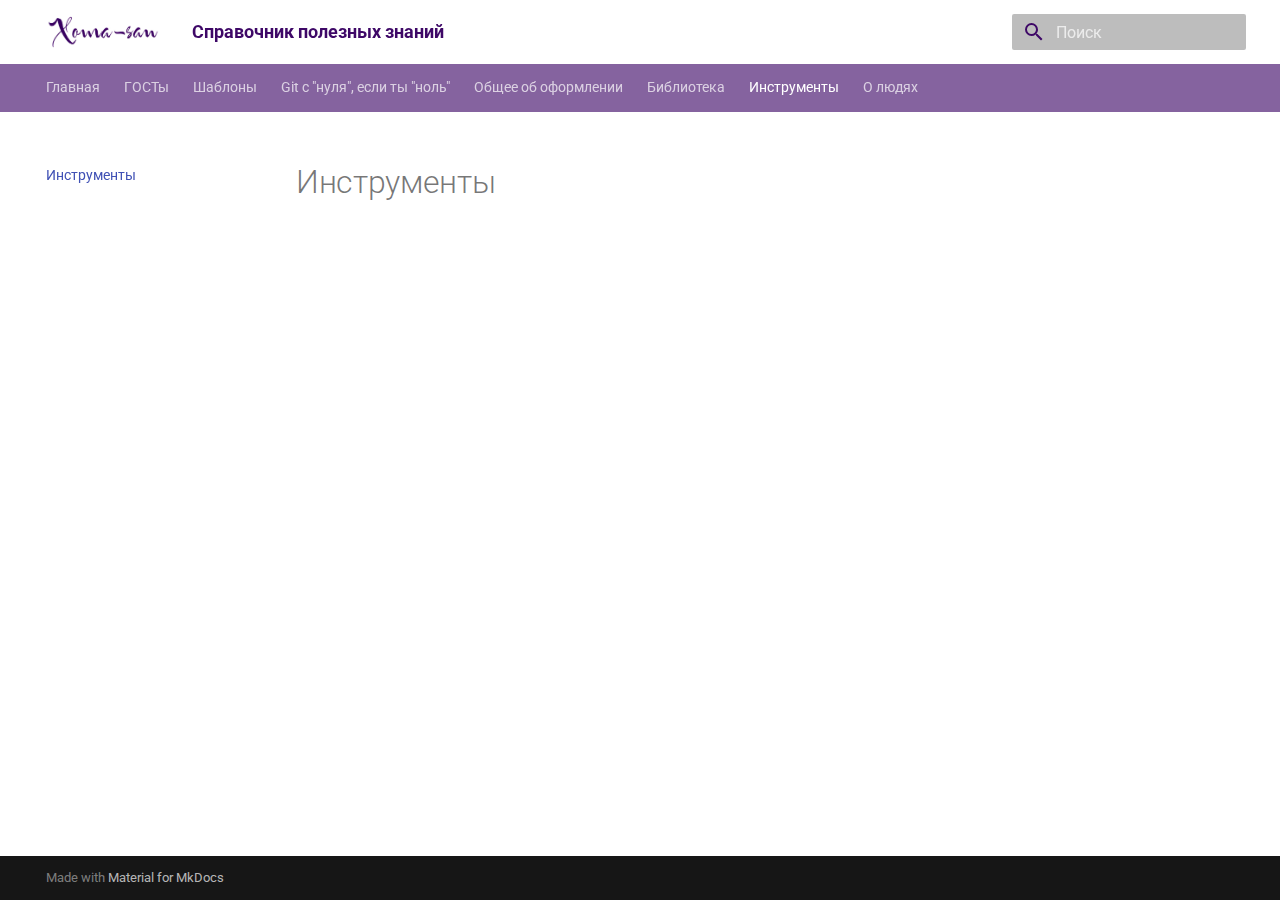
<file: Tools/index.html>
<!doctype html>
<html lang="ru" class="no-js">
  <head>
    
      <meta charset="utf-8">
      <meta name="viewport" content="width=device-width,initial-scale=1">
      
      
      
      
        <link rel="prev" href="../libs/">
      
      
        <link rel="next" href="../about/">
      
      
      <link rel="icon" href="../logo_fav.jpg">
      <meta name="generator" content="mkdocs-1.6.0, mkdocs-material-9.5.27">
    
    
      
        <title>Инструменты - Справочник полезных знаний</title>
      
    
    
      <link rel="stylesheet" href="../assets/stylesheets/main.6543a935.min.css">
      
      


    
    
      
    
    
      
        
        
        <link rel="preconnect" href="https://fonts.gstatic.com" crossorigin>
        <link rel="stylesheet" href="https://fonts.googleapis.com/css?family=Roboto:300,300i,400,400i,700,700i%7CRoboto+Mono:400,400i,700,700i&display=fallback">
        <style>:root{--md-text-font:"Roboto";--md-code-font:"Roboto Mono"}</style>
      
    
    
      <link rel="stylesheet" href="../material-styles.css">
    
    <script>__md_scope=new URL("..",location),__md_hash=e=>[...e].reduce((e,_)=>(e<<5)-e+_.charCodeAt(0),0),__md_get=(e,_=localStorage,t=__md_scope)=>JSON.parse(_.getItem(t.pathname+"."+e)),__md_set=(e,_,t=localStorage,a=__md_scope)=>{try{t.setItem(a.pathname+"."+e,JSON.stringify(_))}catch(e){}}</script>
    
      

    
    
    
  </head>
  
  
    <body dir="ltr">
  
    
    <input class="md-toggle" data-md-toggle="drawer" type="checkbox" id="__drawer" autocomplete="off">
    <input class="md-toggle" data-md-toggle="search" type="checkbox" id="__search" autocomplete="off">
    <label class="md-overlay" for="__drawer"></label>
    <div data-md-component="skip">
      
    </div>
    <div data-md-component="announce">
      
    </div>
    
    
      

<header class="md-header" data-md-component="header">
  <nav class="md-header__inner md-grid" aria-label="Верхний колонтитул">
    <a href=".." title="Справочник полезных знаний" class="md-header__button md-logo" aria-label="Справочник полезных знаний" data-md-component="logo">
      
  <img src="../logo_big3-1.jpg" alt="logo">

    </a>
    <label class="md-header__button md-icon" for="__drawer">
      
      <svg xmlns="http://www.w3.org/2000/svg" viewBox="0 0 24 24"><path d="M3 6h18v2H3V6m0 5h18v2H3v-2m0 5h18v2H3v-2Z"/></svg>
    </label>
    <div class="md-header__title" data-md-component="header-title">
      <div class="md-header__ellipsis">
        <div class="md-header__topic">
          <span class="md-ellipsis">
            Справочник полезных знаний
          </span>
        </div>
        <div class="md-header__topic" data-md-component="header-topic">
          <span class="md-ellipsis">
            
              Инструменты
            
          </span>
        </div>
      </div>
    </div>
    
    
      <script>var media,input,key,value,palette=__md_get("__palette");if(palette&&palette.color){"(prefers-color-scheme)"===palette.color.media&&(media=matchMedia("(prefers-color-scheme: light)"),input=document.querySelector(media.matches?"[data-md-color-media='(prefers-color-scheme: light)']":"[data-md-color-media='(prefers-color-scheme: dark)']"),palette.color.media=input.getAttribute("data-md-color-media"),palette.color.scheme=input.getAttribute("data-md-color-scheme"),palette.color.primary=input.getAttribute("data-md-color-primary"),palette.color.accent=input.getAttribute("data-md-color-accent"));for([key,value]of Object.entries(palette.color))document.body.setAttribute("data-md-color-"+key,value)}</script>
    
    
    
      <label class="md-header__button md-icon" for="__search">
        
        <svg xmlns="http://www.w3.org/2000/svg" viewBox="0 0 24 24"><path d="M9.5 3A6.5 6.5 0 0 1 16 9.5c0 1.61-.59 3.09-1.56 4.23l.27.27h.79l5 5-1.5 1.5-5-5v-.79l-.27-.27A6.516 6.516 0 0 1 9.5 16 6.5 6.5 0 0 1 3 9.5 6.5 6.5 0 0 1 9.5 3m0 2C7 5 5 7 5 9.5S7 14 9.5 14 14 12 14 9.5 12 5 9.5 5Z"/></svg>
      </label>
      <div class="md-search" data-md-component="search" role="dialog">
  <label class="md-search__overlay" for="__search"></label>
  <div class="md-search__inner" role="search">
    <form class="md-search__form" name="search">
      <input type="text" class="md-search__input" name="query" aria-label="Поиск" placeholder="Поиск" autocapitalize="off" autocorrect="off" autocomplete="off" spellcheck="false" data-md-component="search-query" required>
      <label class="md-search__icon md-icon" for="__search">
        
        <svg xmlns="http://www.w3.org/2000/svg" viewBox="0 0 24 24"><path d="M9.5 3A6.5 6.5 0 0 1 16 9.5c0 1.61-.59 3.09-1.56 4.23l.27.27h.79l5 5-1.5 1.5-5-5v-.79l-.27-.27A6.516 6.516 0 0 1 9.5 16 6.5 6.5 0 0 1 3 9.5 6.5 6.5 0 0 1 9.5 3m0 2C7 5 5 7 5 9.5S7 14 9.5 14 14 12 14 9.5 12 5 9.5 5Z"/></svg>
        
        <svg xmlns="http://www.w3.org/2000/svg" viewBox="0 0 24 24"><path d="M20 11v2H8l5.5 5.5-1.42 1.42L4.16 12l7.92-7.92L13.5 5.5 8 11h12Z"/></svg>
      </label>
      <nav class="md-search__options" aria-label="Поиск">
        
        <button type="reset" class="md-search__icon md-icon" title="Очистить" aria-label="Очистить" tabindex="-1">
          
          <svg xmlns="http://www.w3.org/2000/svg" viewBox="0 0 24 24"><path d="M19 6.41 17.59 5 12 10.59 6.41 5 5 6.41 10.59 12 5 17.59 6.41 19 12 13.41 17.59 19 19 17.59 13.41 12 19 6.41Z"/></svg>
        </button>
      </nav>
      
    </form>
    <div class="md-search__output">
      <div class="md-search__scrollwrap" tabindex="0" data-md-scrollfix>
        <div class="md-search-result" data-md-component="search-result">
          <div class="md-search-result__meta">
            Инициализация поиска
          </div>
          <ol class="md-search-result__list" role="presentation"></ol>
        </div>
      </div>
    </div>
  </div>
</div>
    
    
  </nav>
  
</header>
    
    <div class="md-container" data-md-component="container">
      
      
        
          
            
<nav class="md-tabs" aria-label="Вкладки" data-md-component="tabs">
  <div class="md-grid">
    <ul class="md-tabs__list">
      
        
  
  
  
    <li class="md-tabs__item">
      <a href=".." class="md-tabs__link">
        
  
    
  
  Главная

      </a>
    </li>
  

      
        
  
  
  
    <li class="md-tabs__item">
      <a href="../GOST/" class="md-tabs__link">
        
  
    
  
  ГОСТы

      </a>
    </li>
  

      
        
  
  
  
    
    
      <li class="md-tabs__item">
        <a href="../Opisanie-primenenia/" class="md-tabs__link">
          
  
  Шаблоны

        </a>
      </li>
    
  

      
        
  
  
  
    
    
      <li class="md-tabs__item">
        <a href="../git/Git-help-do/" class="md-tabs__link">
          
  
  Git с "нуля", если ты "ноль"

        </a>
      </li>
    
  

      
        
  
  
  
    <li class="md-tabs__item">
      <a href="../Useful/" class="md-tabs__link">
        
  
    
  
  Общее об оформлении

      </a>
    </li>
  

      
        
  
  
  
    <li class="md-tabs__item">
      <a href="../libs/" class="md-tabs__link">
        
  
    
  
  Библиотека

      </a>
    </li>
  

      
        
  
  
    
  
  
    <li class="md-tabs__item md-tabs__item--active">
      <a href="./" class="md-tabs__link">
        
  
    
  
  Инструменты

      </a>
    </li>
  

      
        
  
  
  
    <li class="md-tabs__item">
      <a href="../about/" class="md-tabs__link">
        
  
    
  
  О людях

      </a>
    </li>
  

      
    </ul>
  </div>
</nav>
          
        
      
      <main class="md-main" data-md-component="main">
        <div class="md-main__inner md-grid">
          
            
              
              <div class="md-sidebar md-sidebar--primary" data-md-component="sidebar" data-md-type="navigation" >
                <div class="md-sidebar__scrollwrap">
                  <div class="md-sidebar__inner">
                    


  


<nav class="md-nav md-nav--primary md-nav--lifted" aria-label="Навигация" data-md-level="0">
  <label class="md-nav__title" for="__drawer">
    <a href=".." title="Справочник полезных знаний" class="md-nav__button md-logo" aria-label="Справочник полезных знаний" data-md-component="logo">
      
  <img src="../logo_big3-1.jpg" alt="logo">

    </a>
    Справочник полезных знаний
  </label>
  
  <ul class="md-nav__list" data-md-scrollfix>
    
      
      
  
  
  
  
    <li class="md-nav__item">
      <a href=".." class="md-nav__link">
        
  
  <span class="md-ellipsis">
    Главная
  </span>
  

      </a>
    </li>
  

    
      
      
  
  
  
  
    <li class="md-nav__item">
      <a href="../GOST/" class="md-nav__link">
        
  
  <span class="md-ellipsis">
    ГОСТы
  </span>
  

      </a>
    </li>
  

    
      
      
  
  
  
  
    
    
    
      
      
    
    
    <li class="md-nav__item md-nav__item--nested">
      
        
        
        <input class="md-nav__toggle md-toggle " type="checkbox" id="__nav_3" >
        
          
          <label class="md-nav__link" for="__nav_3" id="__nav_3_label" tabindex="0">
            
  
  <span class="md-ellipsis">
    Шаблоны
  </span>
  

            <span class="md-nav__icon md-icon"></span>
          </label>
        
        <nav class="md-nav" data-md-level="1" aria-labelledby="__nav_3_label" aria-expanded="false">
          <label class="md-nav__title" for="__nav_3">
            <span class="md-nav__icon md-icon"></span>
            Шаблоны
          </label>
          <ul class="md-nav__list" data-md-scrollfix>
            
              
                
  
  
  
  
    <li class="md-nav__item">
      <a href="../Opisanie-primenenia/" class="md-nav__link">
        
  
  <span class="md-ellipsis">
    Описание применения
  </span>
  

      </a>
    </li>
  

              
            
              
                
  
  
  
  
    <li class="md-nav__item">
      <a href="../Opisanie-programmi/" class="md-nav__link">
        
  
  <span class="md-ellipsis">
    Описание программы
  </span>
  

      </a>
    </li>
  

              
            
              
                
  
  
  
  
    <li class="md-nav__item">
      <a href="../Formular/" class="md-nav__link">
        
  
  <span class="md-ellipsis">
    Формуляр
  </span>
  

      </a>
    </li>
  

              
            
          </ul>
        </nav>
      
    </li>
  

    
      
      
  
  
  
  
    
    
    
      
      
    
    
    <li class="md-nav__item md-nav__item--nested">
      
        
        
        <input class="md-nav__toggle md-toggle " type="checkbox" id="__nav_4" >
        
          
          <label class="md-nav__link" for="__nav_4" id="__nav_4_label" tabindex="0">
            
  
  <span class="md-ellipsis">
    Git с "нуля", если ты "ноль"
  </span>
  

            <span class="md-nav__icon md-icon"></span>
          </label>
        
        <nav class="md-nav" data-md-level="1" aria-labelledby="__nav_4_label" aria-expanded="false">
          <label class="md-nav__title" for="__nav_4">
            <span class="md-nav__icon md-icon"></span>
            Git с "нуля", если ты "ноль"
          </label>
          <ul class="md-nav__list" data-md-scrollfix>
            
              
                
  
  
  
  
    <li class="md-nav__item">
      <a href="../git/Git-help-do/" class="md-nav__link">
        
  
  <span class="md-ellipsis">
    Перед началом знакомства
  </span>
  

      </a>
    </li>
  

              
            
              
                
  
  
  
  
    <li class="md-nav__item">
      <a href="../git/Git-help-sprav/" class="md-nav__link">
        
  
  <span class="md-ellipsis">
    Полезная информация
  </span>
  

      </a>
    </li>
  

              
            
              
                
  
  
  
  
    <li class="md-nav__item">
      <a href="../git/Git-help-rep/" class="md-nav__link">
        
  
  <span class="md-ellipsis">
    Управление репозиториями
  </span>
  

      </a>
    </li>
  

              
            
              
                
  
  
  
  
    <li class="md-nav__item">
      <a href="../git/Git-help-rab/" class="md-nav__link">
        
  
  <span class="md-ellipsis">
    Работа с Git
  </span>
  

      </a>
    </li>
  

              
            
          </ul>
        </nav>
      
    </li>
  

    
      
      
  
  
  
  
    <li class="md-nav__item">
      <a href="../Useful/" class="md-nav__link">
        
  
  <span class="md-ellipsis">
    Общее об оформлении
  </span>
  

      </a>
    </li>
  

    
      
      
  
  
  
  
    <li class="md-nav__item">
      <a href="../libs/" class="md-nav__link">
        
  
  <span class="md-ellipsis">
    Библиотека
  </span>
  

      </a>
    </li>
  

    
      
      
  
  
    
  
  
  
    <li class="md-nav__item md-nav__item--active">
      
      <input class="md-nav__toggle md-toggle" type="checkbox" id="__toc">
      
      
      
      <a href="./" class="md-nav__link md-nav__link--active">
        
  
  <span class="md-ellipsis">
    Инструменты
  </span>
  

      </a>
      
    </li>
  

    
      
      
  
  
  
  
    <li class="md-nav__item">
      <a href="../about/" class="md-nav__link">
        
  
  <span class="md-ellipsis">
    О людях
  </span>
  

      </a>
    </li>
  

    
  </ul>
</nav>
                  </div>
                </div>
              </div>
            
            
              
              <div class="md-sidebar md-sidebar--secondary" data-md-component="sidebar" data-md-type="toc" >
                <div class="md-sidebar__scrollwrap">
                  <div class="md-sidebar__inner">
                    

<nav class="md-nav md-nav--secondary" aria-label="Содержание">
  
  
  
  
</nav>
                  </div>
                </div>
              </div>
            
          
          
            <div class="md-content" data-md-component="content">
              <article class="md-content__inner md-typeset">
                
                  


  <h1>Инструменты</h1>














                
              </article>
            </div>
          
          
<script>var target=document.getElementById(location.hash.slice(1));target&&target.name&&(target.checked=target.name.startsWith("__tabbed_"))</script>
        </div>
        
      </main>
      
        <footer class="md-footer">
  
  <div class="md-footer-meta md-typeset">
    <div class="md-footer-meta__inner md-grid">
      <div class="md-copyright">
  
  
    Made with
    <a href="https://squidfunk.github.io/mkdocs-material/" target="_blank" rel="noopener">
      Material for MkDocs
    </a>
  
</div>
      
    </div>
  </div>
</footer>
      
    </div>
    <div class="md-dialog" data-md-component="dialog">
      <div class="md-dialog__inner md-typeset"></div>
    </div>
    
    
    <script id="__config" type="application/json">{"base": "..", "features": ["navigation.tabs"], "search": "../assets/javascripts/workers/search.b8dbb3d2.min.js", "translations": {"clipboard.copied": "\u0421\u043a\u043e\u043f\u0438\u0440\u043e\u0432\u0430\u043d\u043e \u0432 \u0431\u0443\u0444\u0435\u0440", "clipboard.copy": "\u041a\u043e\u043f\u0438\u0440\u043e\u0432\u0430\u0442\u044c \u0432 \u0431\u0443\u0444\u0435\u0440", "search.result.more.one": "\u0415\u0449\u0451 1 \u043d\u0430 \u044d\u0442\u043e\u0439 \u0441\u0442\u0440\u0430\u043d\u0438\u0446\u0435", "search.result.more.other": "\u0415\u0449\u0451 # \u043d\u0430 \u044d\u0442\u043e\u0439 \u0441\u0442\u0440\u0430\u043d\u0438\u0446\u0435", "search.result.none": "\u0421\u043e\u0432\u043f\u0430\u0434\u0435\u043d\u0438\u0439 \u043d\u0435 \u043d\u0430\u0439\u0434\u0435\u043d\u043e", "search.result.one": "\u041d\u0430\u0439\u0434\u0435\u043d\u043e 1 \u0441\u043e\u0432\u043f\u0430\u0434\u0435\u043d\u0438\u0435", "search.result.other": "\u041d\u0430\u0439\u0434\u0435\u043d\u043e \u0441\u043e\u0432\u043f\u0430\u0434\u0435\u043d\u0438\u0439: #", "search.result.placeholder": "\u041d\u0430\u0447\u043d\u0438\u0442\u0435 \u043f\u0435\u0447\u0430\u0442\u0430\u0442\u044c \u0434\u043b\u044f \u043f\u043e\u0438\u0441\u043a\u0430", "search.result.term.missing": "\u041e\u0442\u0441\u0443\u0442\u0441\u0442\u0432\u0443\u0435\u0442", "select.version": "\u0412\u044b\u0431\u0435\u0440\u0438\u0442\u0435 \u0432\u0435\u0440\u0441\u0438\u044e"}}</script>
    
    
      <script src="../assets/javascripts/bundle.ad660dcc.min.js"></script>
      
    
  </body>
</html>
</file>
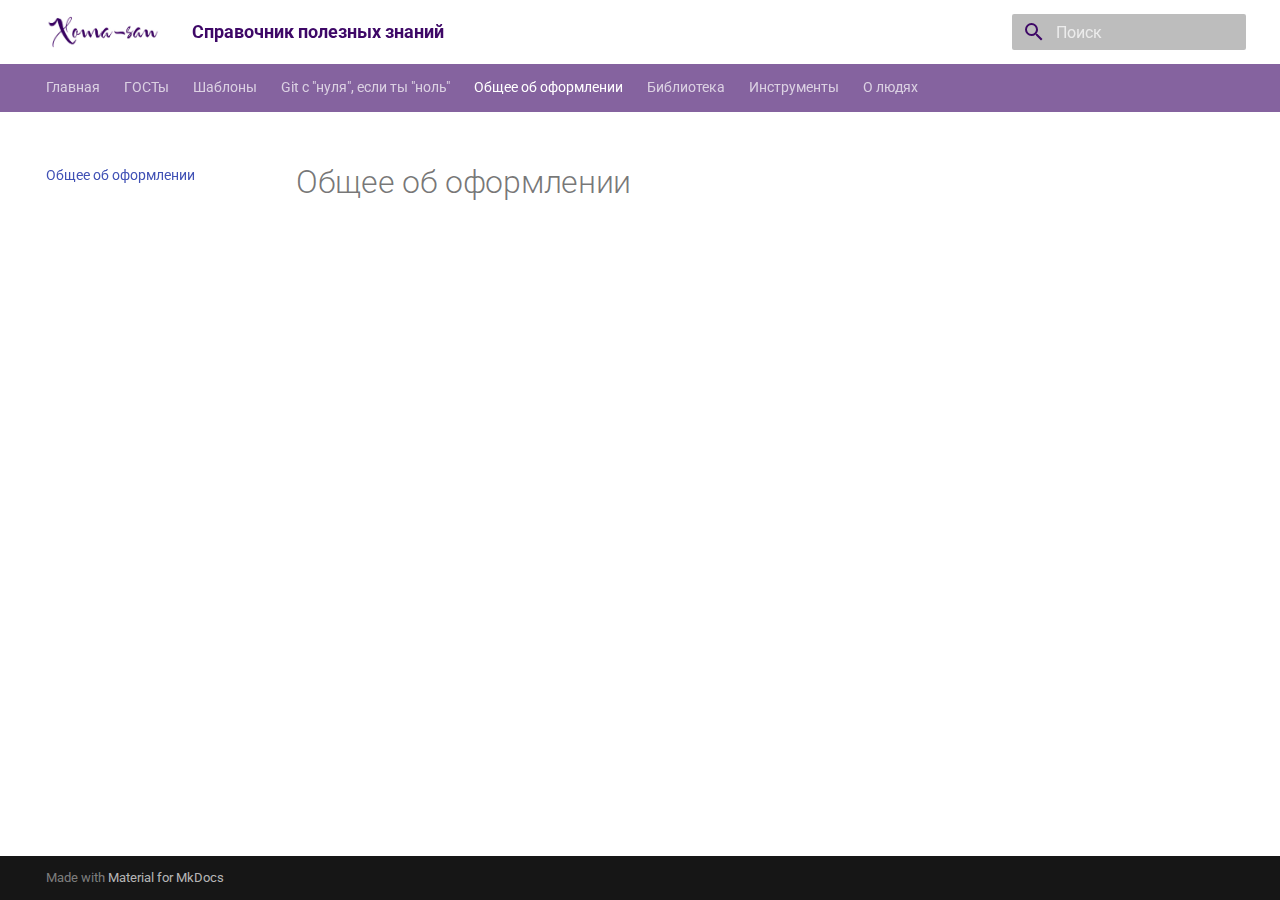
<file: Useful/index.html>
<!doctype html>
<html lang="ru" class="no-js">
  <head>
    
      <meta charset="utf-8">
      <meta name="viewport" content="width=device-width,initial-scale=1">
      
      
      
      
        <link rel="prev" href="../git/Git-help-rab/">
      
      
        <link rel="next" href="../libs/">
      
      
      <link rel="icon" href="../logo_fav.jpg">
      <meta name="generator" content="mkdocs-1.6.0, mkdocs-material-9.5.27">
    
    
      
        <title>Общее об оформлении - Справочник полезных знаний</title>
      
    
    
      <link rel="stylesheet" href="../assets/stylesheets/main.6543a935.min.css">
      
      


    
    
      
    
    
      
        
        
        <link rel="preconnect" href="https://fonts.gstatic.com" crossorigin>
        <link rel="stylesheet" href="https://fonts.googleapis.com/css?family=Roboto:300,300i,400,400i,700,700i%7CRoboto+Mono:400,400i,700,700i&display=fallback">
        <style>:root{--md-text-font:"Roboto";--md-code-font:"Roboto Mono"}</style>
      
    
    
      <link rel="stylesheet" href="../material-styles.css">
    
    <script>__md_scope=new URL("..",location),__md_hash=e=>[...e].reduce((e,_)=>(e<<5)-e+_.charCodeAt(0),0),__md_get=(e,_=localStorage,t=__md_scope)=>JSON.parse(_.getItem(t.pathname+"."+e)),__md_set=(e,_,t=localStorage,a=__md_scope)=>{try{t.setItem(a.pathname+"."+e,JSON.stringify(_))}catch(e){}}</script>
    
      

    
    
    
  </head>
  
  
    <body dir="ltr">
  
    
    <input class="md-toggle" data-md-toggle="drawer" type="checkbox" id="__drawer" autocomplete="off">
    <input class="md-toggle" data-md-toggle="search" type="checkbox" id="__search" autocomplete="off">
    <label class="md-overlay" for="__drawer"></label>
    <div data-md-component="skip">
      
    </div>
    <div data-md-component="announce">
      
    </div>
    
    
      

<header class="md-header" data-md-component="header">
  <nav class="md-header__inner md-grid" aria-label="Верхний колонтитул">
    <a href=".." title="Справочник полезных знаний" class="md-header__button md-logo" aria-label="Справочник полезных знаний" data-md-component="logo">
      
  <img src="../logo_big3-1.jpg" alt="logo">

    </a>
    <label class="md-header__button md-icon" for="__drawer">
      
      <svg xmlns="http://www.w3.org/2000/svg" viewBox="0 0 24 24"><path d="M3 6h18v2H3V6m0 5h18v2H3v-2m0 5h18v2H3v-2Z"/></svg>
    </label>
    <div class="md-header__title" data-md-component="header-title">
      <div class="md-header__ellipsis">
        <div class="md-header__topic">
          <span class="md-ellipsis">
            Справочник полезных знаний
          </span>
        </div>
        <div class="md-header__topic" data-md-component="header-topic">
          <span class="md-ellipsis">
            
              Общее об оформлении
            
          </span>
        </div>
      </div>
    </div>
    
    
      <script>var media,input,key,value,palette=__md_get("__palette");if(palette&&palette.color){"(prefers-color-scheme)"===palette.color.media&&(media=matchMedia("(prefers-color-scheme: light)"),input=document.querySelector(media.matches?"[data-md-color-media='(prefers-color-scheme: light)']":"[data-md-color-media='(prefers-color-scheme: dark)']"),palette.color.media=input.getAttribute("data-md-color-media"),palette.color.scheme=input.getAttribute("data-md-color-scheme"),palette.color.primary=input.getAttribute("data-md-color-primary"),palette.color.accent=input.getAttribute("data-md-color-accent"));for([key,value]of Object.entries(palette.color))document.body.setAttribute("data-md-color-"+key,value)}</script>
    
    
    
      <label class="md-header__button md-icon" for="__search">
        
        <svg xmlns="http://www.w3.org/2000/svg" viewBox="0 0 24 24"><path d="M9.5 3A6.5 6.5 0 0 1 16 9.5c0 1.61-.59 3.09-1.56 4.23l.27.27h.79l5 5-1.5 1.5-5-5v-.79l-.27-.27A6.516 6.516 0 0 1 9.5 16 6.5 6.5 0 0 1 3 9.5 6.5 6.5 0 0 1 9.5 3m0 2C7 5 5 7 5 9.5S7 14 9.5 14 14 12 14 9.5 12 5 9.5 5Z"/></svg>
      </label>
      <div class="md-search" data-md-component="search" role="dialog">
  <label class="md-search__overlay" for="__search"></label>
  <div class="md-search__inner" role="search">
    <form class="md-search__form" name="search">
      <input type="text" class="md-search__input" name="query" aria-label="Поиск" placeholder="Поиск" autocapitalize="off" autocorrect="off" autocomplete="off" spellcheck="false" data-md-component="search-query" required>
      <label class="md-search__icon md-icon" for="__search">
        
        <svg xmlns="http://www.w3.org/2000/svg" viewBox="0 0 24 24"><path d="M9.5 3A6.5 6.5 0 0 1 16 9.5c0 1.61-.59 3.09-1.56 4.23l.27.27h.79l5 5-1.5 1.5-5-5v-.79l-.27-.27A6.516 6.516 0 0 1 9.5 16 6.5 6.5 0 0 1 3 9.5 6.5 6.5 0 0 1 9.5 3m0 2C7 5 5 7 5 9.5S7 14 9.5 14 14 12 14 9.5 12 5 9.5 5Z"/></svg>
        
        <svg xmlns="http://www.w3.org/2000/svg" viewBox="0 0 24 24"><path d="M20 11v2H8l5.5 5.5-1.42 1.42L4.16 12l7.92-7.92L13.5 5.5 8 11h12Z"/></svg>
      </label>
      <nav class="md-search__options" aria-label="Поиск">
        
        <button type="reset" class="md-search__icon md-icon" title="Очистить" aria-label="Очистить" tabindex="-1">
          
          <svg xmlns="http://www.w3.org/2000/svg" viewBox="0 0 24 24"><path d="M19 6.41 17.59 5 12 10.59 6.41 5 5 6.41 10.59 12 5 17.59 6.41 19 12 13.41 17.59 19 19 17.59 13.41 12 19 6.41Z"/></svg>
        </button>
      </nav>
      
    </form>
    <div class="md-search__output">
      <div class="md-search__scrollwrap" tabindex="0" data-md-scrollfix>
        <div class="md-search-result" data-md-component="search-result">
          <div class="md-search-result__meta">
            Инициализация поиска
          </div>
          <ol class="md-search-result__list" role="presentation"></ol>
        </div>
      </div>
    </div>
  </div>
</div>
    
    
  </nav>
  
</header>
    
    <div class="md-container" data-md-component="container">
      
      
        
          
            
<nav class="md-tabs" aria-label="Вкладки" data-md-component="tabs">
  <div class="md-grid">
    <ul class="md-tabs__list">
      
        
  
  
  
    <li class="md-tabs__item">
      <a href=".." class="md-tabs__link">
        
  
    
  
  Главная

      </a>
    </li>
  

      
        
  
  
  
    <li class="md-tabs__item">
      <a href="../GOST/" class="md-tabs__link">
        
  
    
  
  ГОСТы

      </a>
    </li>
  

      
        
  
  
  
    
    
      <li class="md-tabs__item">
        <a href="../Opisanie-primenenia/" class="md-tabs__link">
          
  
  Шаблоны

        </a>
      </li>
    
  

      
        
  
  
  
    
    
      <li class="md-tabs__item">
        <a href="../git/Git-help-do/" class="md-tabs__link">
          
  
  Git с "нуля", если ты "ноль"

        </a>
      </li>
    
  

      
        
  
  
    
  
  
    <li class="md-tabs__item md-tabs__item--active">
      <a href="./" class="md-tabs__link">
        
  
    
  
  Общее об оформлении

      </a>
    </li>
  

      
        
  
  
  
    <li class="md-tabs__item">
      <a href="../libs/" class="md-tabs__link">
        
  
    
  
  Библиотека

      </a>
    </li>
  

      
        
  
  
  
    <li class="md-tabs__item">
      <a href="../Tools/" class="md-tabs__link">
        
  
    
  
  Инструменты

      </a>
    </li>
  

      
        
  
  
  
    <li class="md-tabs__item">
      <a href="../about/" class="md-tabs__link">
        
  
    
  
  О людях

      </a>
    </li>
  

      
    </ul>
  </div>
</nav>
          
        
      
      <main class="md-main" data-md-component="main">
        <div class="md-main__inner md-grid">
          
            
              
              <div class="md-sidebar md-sidebar--primary" data-md-component="sidebar" data-md-type="navigation" >
                <div class="md-sidebar__scrollwrap">
                  <div class="md-sidebar__inner">
                    


  


<nav class="md-nav md-nav--primary md-nav--lifted" aria-label="Навигация" data-md-level="0">
  <label class="md-nav__title" for="__drawer">
    <a href=".." title="Справочник полезных знаний" class="md-nav__button md-logo" aria-label="Справочник полезных знаний" data-md-component="logo">
      
  <img src="../logo_big3-1.jpg" alt="logo">

    </a>
    Справочник полезных знаний
  </label>
  
  <ul class="md-nav__list" data-md-scrollfix>
    
      
      
  
  
  
  
    <li class="md-nav__item">
      <a href=".." class="md-nav__link">
        
  
  <span class="md-ellipsis">
    Главная
  </span>
  

      </a>
    </li>
  

    
      
      
  
  
  
  
    <li class="md-nav__item">
      <a href="../GOST/" class="md-nav__link">
        
  
  <span class="md-ellipsis">
    ГОСТы
  </span>
  

      </a>
    </li>
  

    
      
      
  
  
  
  
    
    
    
      
      
    
    
    <li class="md-nav__item md-nav__item--nested">
      
        
        
        <input class="md-nav__toggle md-toggle " type="checkbox" id="__nav_3" >
        
          
          <label class="md-nav__link" for="__nav_3" id="__nav_3_label" tabindex="0">
            
  
  <span class="md-ellipsis">
    Шаблоны
  </span>
  

            <span class="md-nav__icon md-icon"></span>
          </label>
        
        <nav class="md-nav" data-md-level="1" aria-labelledby="__nav_3_label" aria-expanded="false">
          <label class="md-nav__title" for="__nav_3">
            <span class="md-nav__icon md-icon"></span>
            Шаблоны
          </label>
          <ul class="md-nav__list" data-md-scrollfix>
            
              
                
  
  
  
  
    <li class="md-nav__item">
      <a href="../Opisanie-primenenia/" class="md-nav__link">
        
  
  <span class="md-ellipsis">
    Описание применения
  </span>
  

      </a>
    </li>
  

              
            
              
                
  
  
  
  
    <li class="md-nav__item">
      <a href="../Opisanie-programmi/" class="md-nav__link">
        
  
  <span class="md-ellipsis">
    Описание программы
  </span>
  

      </a>
    </li>
  

              
            
              
                
  
  
  
  
    <li class="md-nav__item">
      <a href="../Formular/" class="md-nav__link">
        
  
  <span class="md-ellipsis">
    Формуляр
  </span>
  

      </a>
    </li>
  

              
            
          </ul>
        </nav>
      
    </li>
  

    
      
      
  
  
  
  
    
    
    
      
      
    
    
    <li class="md-nav__item md-nav__item--nested">
      
        
        
        <input class="md-nav__toggle md-toggle " type="checkbox" id="__nav_4" >
        
          
          <label class="md-nav__link" for="__nav_4" id="__nav_4_label" tabindex="0">
            
  
  <span class="md-ellipsis">
    Git с "нуля", если ты "ноль"
  </span>
  

            <span class="md-nav__icon md-icon"></span>
          </label>
        
        <nav class="md-nav" data-md-level="1" aria-labelledby="__nav_4_label" aria-expanded="false">
          <label class="md-nav__title" for="__nav_4">
            <span class="md-nav__icon md-icon"></span>
            Git с "нуля", если ты "ноль"
          </label>
          <ul class="md-nav__list" data-md-scrollfix>
            
              
                
  
  
  
  
    <li class="md-nav__item">
      <a href="../git/Git-help-do/" class="md-nav__link">
        
  
  <span class="md-ellipsis">
    Перед началом знакомства
  </span>
  

      </a>
    </li>
  

              
            
              
                
  
  
  
  
    <li class="md-nav__item">
      <a href="../git/Git-help-sprav/" class="md-nav__link">
        
  
  <span class="md-ellipsis">
    Полезная информация
  </span>
  

      </a>
    </li>
  

              
            
              
                
  
  
  
  
    <li class="md-nav__item">
      <a href="../git/Git-help-rep/" class="md-nav__link">
        
  
  <span class="md-ellipsis">
    Управление репозиториями
  </span>
  

      </a>
    </li>
  

              
            
              
                
  
  
  
  
    <li class="md-nav__item">
      <a href="../git/Git-help-rab/" class="md-nav__link">
        
  
  <span class="md-ellipsis">
    Работа с Git
  </span>
  

      </a>
    </li>
  

              
            
          </ul>
        </nav>
      
    </li>
  

    
      
      
  
  
    
  
  
  
    <li class="md-nav__item md-nav__item--active">
      
      <input class="md-nav__toggle md-toggle" type="checkbox" id="__toc">
      
      
      
      <a href="./" class="md-nav__link md-nav__link--active">
        
  
  <span class="md-ellipsis">
    Общее об оформлении
  </span>
  

      </a>
      
    </li>
  

    
      
      
  
  
  
  
    <li class="md-nav__item">
      <a href="../libs/" class="md-nav__link">
        
  
  <span class="md-ellipsis">
    Библиотека
  </span>
  

      </a>
    </li>
  

    
      
      
  
  
  
  
    <li class="md-nav__item">
      <a href="../Tools/" class="md-nav__link">
        
  
  <span class="md-ellipsis">
    Инструменты
  </span>
  

      </a>
    </li>
  

    
      
      
  
  
  
  
    <li class="md-nav__item">
      <a href="../about/" class="md-nav__link">
        
  
  <span class="md-ellipsis">
    О людях
  </span>
  

      </a>
    </li>
  

    
  </ul>
</nav>
                  </div>
                </div>
              </div>
            
            
              
              <div class="md-sidebar md-sidebar--secondary" data-md-component="sidebar" data-md-type="toc" >
                <div class="md-sidebar__scrollwrap">
                  <div class="md-sidebar__inner">
                    

<nav class="md-nav md-nav--secondary" aria-label="Содержание">
  
  
  
  
</nav>
                  </div>
                </div>
              </div>
            
          
          
            <div class="md-content" data-md-component="content">
              <article class="md-content__inner md-typeset">
                
                  


  <h1>Общее об оформлении</h1>














                
              </article>
            </div>
          
          
<script>var target=document.getElementById(location.hash.slice(1));target&&target.name&&(target.checked=target.name.startsWith("__tabbed_"))</script>
        </div>
        
      </main>
      
        <footer class="md-footer">
  
  <div class="md-footer-meta md-typeset">
    <div class="md-footer-meta__inner md-grid">
      <div class="md-copyright">
  
  
    Made with
    <a href="https://squidfunk.github.io/mkdocs-material/" target="_blank" rel="noopener">
      Material for MkDocs
    </a>
  
</div>
      
    </div>
  </div>
</footer>
      
    </div>
    <div class="md-dialog" data-md-component="dialog">
      <div class="md-dialog__inner md-typeset"></div>
    </div>
    
    
    <script id="__config" type="application/json">{"base": "..", "features": ["navigation.tabs"], "search": "../assets/javascripts/workers/search.b8dbb3d2.min.js", "translations": {"clipboard.copied": "\u0421\u043a\u043e\u043f\u0438\u0440\u043e\u0432\u0430\u043d\u043e \u0432 \u0431\u0443\u0444\u0435\u0440", "clipboard.copy": "\u041a\u043e\u043f\u0438\u0440\u043e\u0432\u0430\u0442\u044c \u0432 \u0431\u0443\u0444\u0435\u0440", "search.result.more.one": "\u0415\u0449\u0451 1 \u043d\u0430 \u044d\u0442\u043e\u0439 \u0441\u0442\u0440\u0430\u043d\u0438\u0446\u0435", "search.result.more.other": "\u0415\u0449\u0451 # \u043d\u0430 \u044d\u0442\u043e\u0439 \u0441\u0442\u0440\u0430\u043d\u0438\u0446\u0435", "search.result.none": "\u0421\u043e\u0432\u043f\u0430\u0434\u0435\u043d\u0438\u0439 \u043d\u0435 \u043d\u0430\u0439\u0434\u0435\u043d\u043e", "search.result.one": "\u041d\u0430\u0439\u0434\u0435\u043d\u043e 1 \u0441\u043e\u0432\u043f\u0430\u0434\u0435\u043d\u0438\u0435", "search.result.other": "\u041d\u0430\u0439\u0434\u0435\u043d\u043e \u0441\u043e\u0432\u043f\u0430\u0434\u0435\u043d\u0438\u0439: #", "search.result.placeholder": "\u041d\u0430\u0447\u043d\u0438\u0442\u0435 \u043f\u0435\u0447\u0430\u0442\u0430\u0442\u044c \u0434\u043b\u044f \u043f\u043e\u0438\u0441\u043a\u0430", "search.result.term.missing": "\u041e\u0442\u0441\u0443\u0442\u0441\u0442\u0432\u0443\u0435\u0442", "select.version": "\u0412\u044b\u0431\u0435\u0440\u0438\u0442\u0435 \u0432\u0435\u0440\u0441\u0438\u044e"}}</script>
    
    
      <script src="../assets/javascripts/bundle.ad660dcc.min.js"></script>
      
    
  </body>
</html>
</file>
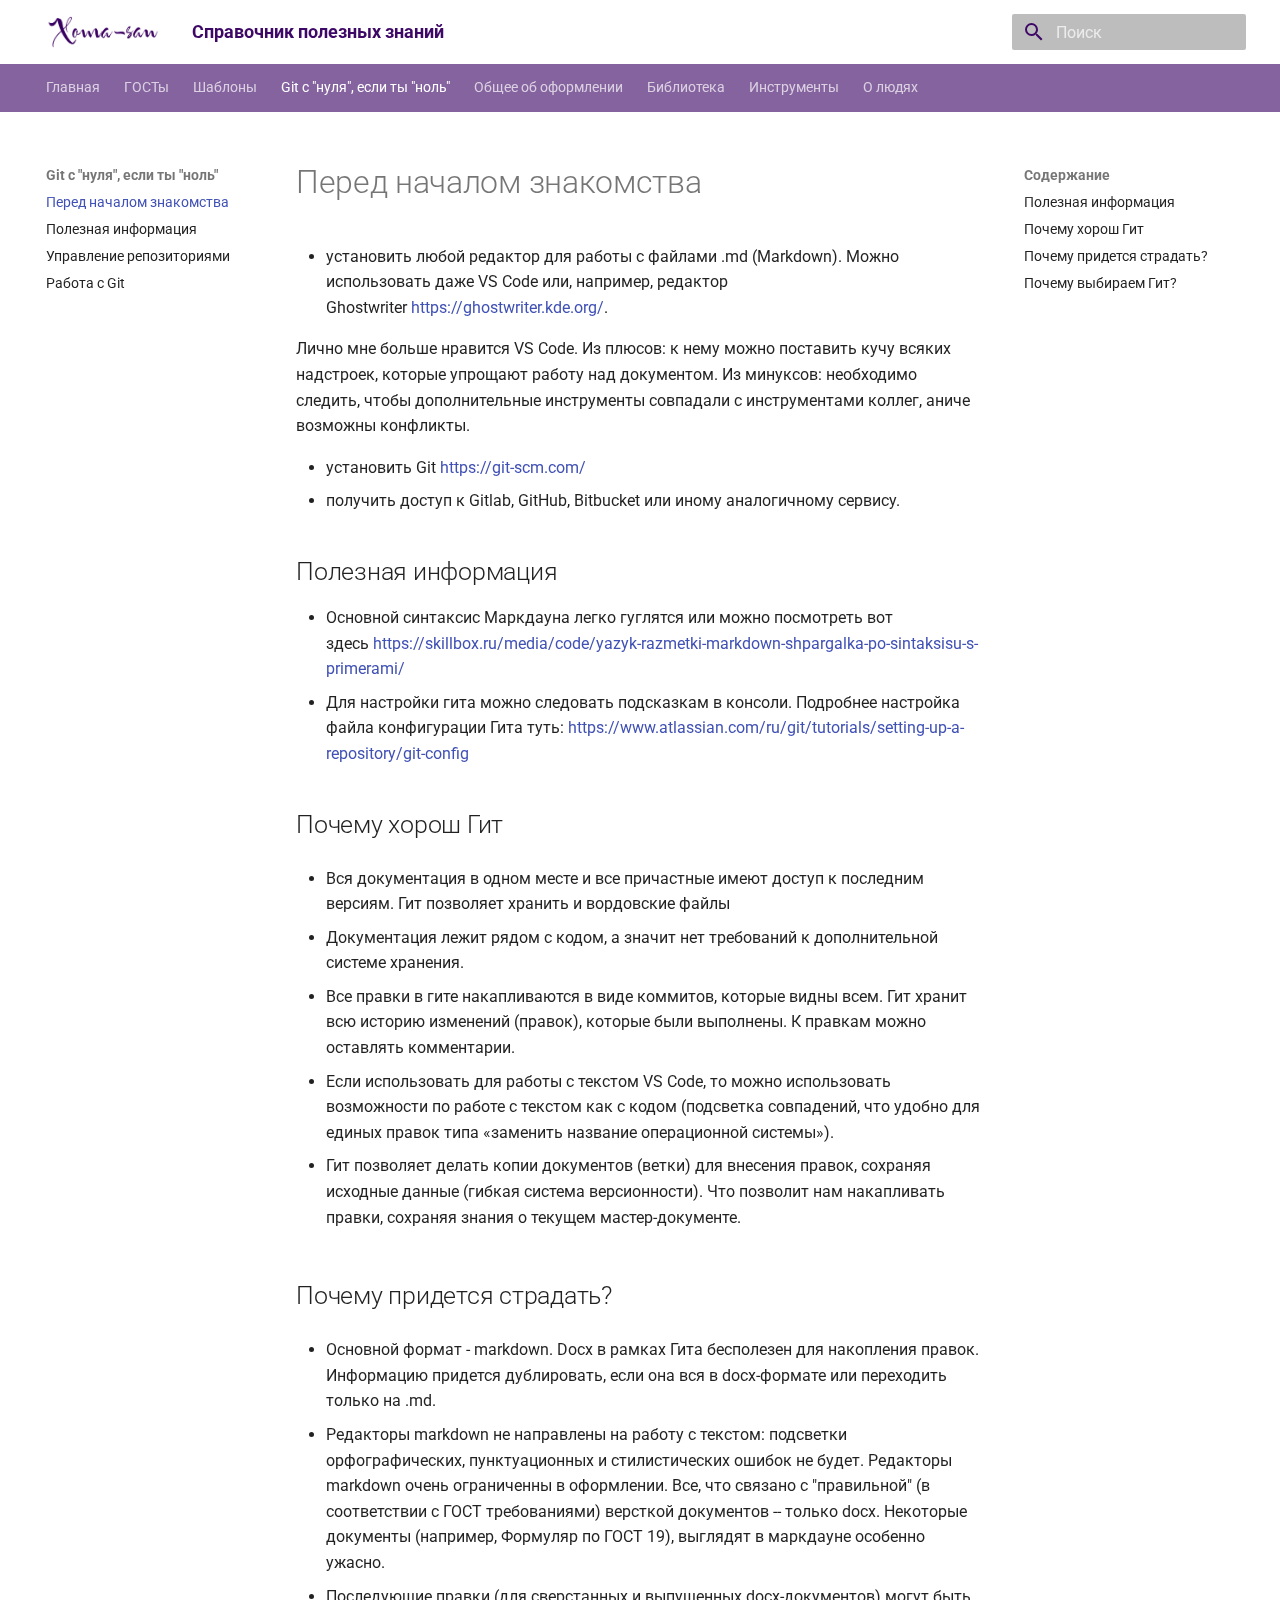
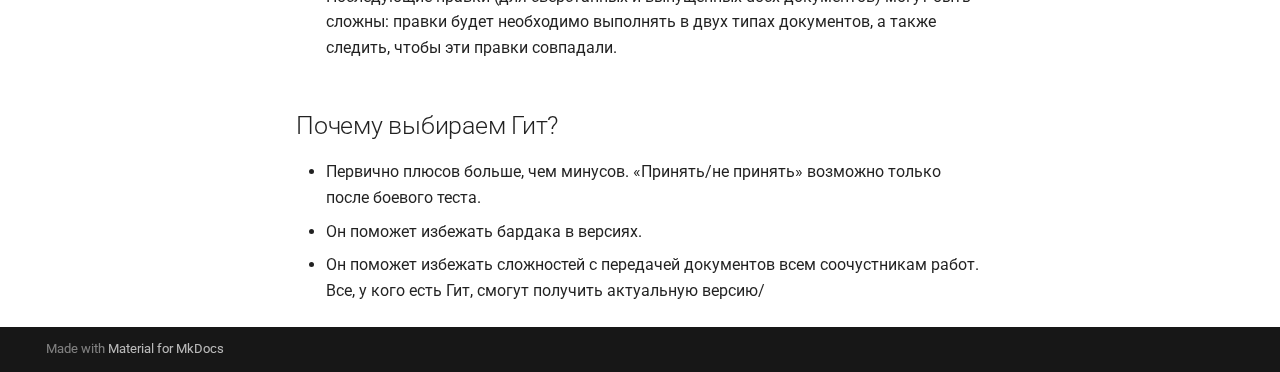
<file: git/Git-help-do/index.html>
<!doctype html>
<html lang="ru" class="no-js">
  <head>
    
      <meta charset="utf-8">
      <meta name="viewport" content="width=device-width,initial-scale=1">
      
      
      
      
        <link rel="prev" href="../../Formular/">
      
      
        <link rel="next" href="../Git-help-sprav/">
      
      
      <link rel="icon" href="../../logo_fav.jpg">
      <meta name="generator" content="mkdocs-1.6.0, mkdocs-material-9.5.27">
    
    
      
        <title>Перед началом знакомства - Справочник полезных знаний</title>
      
    
    
      <link rel="stylesheet" href="../../assets/stylesheets/main.6543a935.min.css">
      
      


    
    
      
    
    
      
        
        
        <link rel="preconnect" href="https://fonts.gstatic.com" crossorigin>
        <link rel="stylesheet" href="https://fonts.googleapis.com/css?family=Roboto:300,300i,400,400i,700,700i%7CRoboto+Mono:400,400i,700,700i&display=fallback">
        <style>:root{--md-text-font:"Roboto";--md-code-font:"Roboto Mono"}</style>
      
    
    
      <link rel="stylesheet" href="../../material-styles.css">
    
    <script>__md_scope=new URL("../..",location),__md_hash=e=>[...e].reduce((e,_)=>(e<<5)-e+_.charCodeAt(0),0),__md_get=(e,_=localStorage,t=__md_scope)=>JSON.parse(_.getItem(t.pathname+"."+e)),__md_set=(e,_,t=localStorage,a=__md_scope)=>{try{t.setItem(a.pathname+"."+e,JSON.stringify(_))}catch(e){}}</script>
    
      

    
    
    
  </head>
  
  
    <body dir="ltr">
  
    
    <input class="md-toggle" data-md-toggle="drawer" type="checkbox" id="__drawer" autocomplete="off">
    <input class="md-toggle" data-md-toggle="search" type="checkbox" id="__search" autocomplete="off">
    <label class="md-overlay" for="__drawer"></label>
    <div data-md-component="skip">
      
        
        <a href="#_1" class="md-skip">
          Перейти к содержанию
        </a>
      
    </div>
    <div data-md-component="announce">
      
    </div>
    
    
      

<header class="md-header" data-md-component="header">
  <nav class="md-header__inner md-grid" aria-label="Верхний колонтитул">
    <a href="../.." title="Справочник полезных знаний" class="md-header__button md-logo" aria-label="Справочник полезных знаний" data-md-component="logo">
      
  <img src="../../logo_big3-1.jpg" alt="logo">

    </a>
    <label class="md-header__button md-icon" for="__drawer">
      
      <svg xmlns="http://www.w3.org/2000/svg" viewBox="0 0 24 24"><path d="M3 6h18v2H3V6m0 5h18v2H3v-2m0 5h18v2H3v-2Z"/></svg>
    </label>
    <div class="md-header__title" data-md-component="header-title">
      <div class="md-header__ellipsis">
        <div class="md-header__topic">
          <span class="md-ellipsis">
            Справочник полезных знаний
          </span>
        </div>
        <div class="md-header__topic" data-md-component="header-topic">
          <span class="md-ellipsis">
            
              Перед началом знакомства
            
          </span>
        </div>
      </div>
    </div>
    
    
      <script>var media,input,key,value,palette=__md_get("__palette");if(palette&&palette.color){"(prefers-color-scheme)"===palette.color.media&&(media=matchMedia("(prefers-color-scheme: light)"),input=document.querySelector(media.matches?"[data-md-color-media='(prefers-color-scheme: light)']":"[data-md-color-media='(prefers-color-scheme: dark)']"),palette.color.media=input.getAttribute("data-md-color-media"),palette.color.scheme=input.getAttribute("data-md-color-scheme"),palette.color.primary=input.getAttribute("data-md-color-primary"),palette.color.accent=input.getAttribute("data-md-color-accent"));for([key,value]of Object.entries(palette.color))document.body.setAttribute("data-md-color-"+key,value)}</script>
    
    
    
      <label class="md-header__button md-icon" for="__search">
        
        <svg xmlns="http://www.w3.org/2000/svg" viewBox="0 0 24 24"><path d="M9.5 3A6.5 6.5 0 0 1 16 9.5c0 1.61-.59 3.09-1.56 4.23l.27.27h.79l5 5-1.5 1.5-5-5v-.79l-.27-.27A6.516 6.516 0 0 1 9.5 16 6.5 6.5 0 0 1 3 9.5 6.5 6.5 0 0 1 9.5 3m0 2C7 5 5 7 5 9.5S7 14 9.5 14 14 12 14 9.5 12 5 9.5 5Z"/></svg>
      </label>
      <div class="md-search" data-md-component="search" role="dialog">
  <label class="md-search__overlay" for="__search"></label>
  <div class="md-search__inner" role="search">
    <form class="md-search__form" name="search">
      <input type="text" class="md-search__input" name="query" aria-label="Поиск" placeholder="Поиск" autocapitalize="off" autocorrect="off" autocomplete="off" spellcheck="false" data-md-component="search-query" required>
      <label class="md-search__icon md-icon" for="__search">
        
        <svg xmlns="http://www.w3.org/2000/svg" viewBox="0 0 24 24"><path d="M9.5 3A6.5 6.5 0 0 1 16 9.5c0 1.61-.59 3.09-1.56 4.23l.27.27h.79l5 5-1.5 1.5-5-5v-.79l-.27-.27A6.516 6.516 0 0 1 9.5 16 6.5 6.5 0 0 1 3 9.5 6.5 6.5 0 0 1 9.5 3m0 2C7 5 5 7 5 9.5S7 14 9.5 14 14 12 14 9.5 12 5 9.5 5Z"/></svg>
        
        <svg xmlns="http://www.w3.org/2000/svg" viewBox="0 0 24 24"><path d="M20 11v2H8l5.5 5.5-1.42 1.42L4.16 12l7.92-7.92L13.5 5.5 8 11h12Z"/></svg>
      </label>
      <nav class="md-search__options" aria-label="Поиск">
        
        <button type="reset" class="md-search__icon md-icon" title="Очистить" aria-label="Очистить" tabindex="-1">
          
          <svg xmlns="http://www.w3.org/2000/svg" viewBox="0 0 24 24"><path d="M19 6.41 17.59 5 12 10.59 6.41 5 5 6.41 10.59 12 5 17.59 6.41 19 12 13.41 17.59 19 19 17.59 13.41 12 19 6.41Z"/></svg>
        </button>
      </nav>
      
    </form>
    <div class="md-search__output">
      <div class="md-search__scrollwrap" tabindex="0" data-md-scrollfix>
        <div class="md-search-result" data-md-component="search-result">
          <div class="md-search-result__meta">
            Инициализация поиска
          </div>
          <ol class="md-search-result__list" role="presentation"></ol>
        </div>
      </div>
    </div>
  </div>
</div>
    
    
  </nav>
  
</header>
    
    <div class="md-container" data-md-component="container">
      
      
        
          
            
<nav class="md-tabs" aria-label="Вкладки" data-md-component="tabs">
  <div class="md-grid">
    <ul class="md-tabs__list">
      
        
  
  
  
    <li class="md-tabs__item">
      <a href="../.." class="md-tabs__link">
        
  
    
  
  Главная

      </a>
    </li>
  

      
        
  
  
  
    <li class="md-tabs__item">
      <a href="../../GOST/" class="md-tabs__link">
        
  
    
  
  ГОСТы

      </a>
    </li>
  

      
        
  
  
  
    
    
      <li class="md-tabs__item">
        <a href="../../Opisanie-primenenia/" class="md-tabs__link">
          
  
  Шаблоны

        </a>
      </li>
    
  

      
        
  
  
    
  
  
    
    
      <li class="md-tabs__item md-tabs__item--active">
        <a href="./" class="md-tabs__link">
          
  
  Git с "нуля", если ты "ноль"

        </a>
      </li>
    
  

      
        
  
  
  
    <li class="md-tabs__item">
      <a href="../../Useful/" class="md-tabs__link">
        
  
    
  
  Общее об оформлении

      </a>
    </li>
  

      
        
  
  
  
    <li class="md-tabs__item">
      <a href="../../libs/" class="md-tabs__link">
        
  
    
  
  Библиотека

      </a>
    </li>
  

      
        
  
  
  
    <li class="md-tabs__item">
      <a href="../../Tools/" class="md-tabs__link">
        
  
    
  
  Инструменты

      </a>
    </li>
  

      
        
  
  
  
    <li class="md-tabs__item">
      <a href="../../about/" class="md-tabs__link">
        
  
    
  
  О людях

      </a>
    </li>
  

      
    </ul>
  </div>
</nav>
          
        
      
      <main class="md-main" data-md-component="main">
        <div class="md-main__inner md-grid">
          
            
              
              <div class="md-sidebar md-sidebar--primary" data-md-component="sidebar" data-md-type="navigation" >
                <div class="md-sidebar__scrollwrap">
                  <div class="md-sidebar__inner">
                    


  


<nav class="md-nav md-nav--primary md-nav--lifted" aria-label="Навигация" data-md-level="0">
  <label class="md-nav__title" for="__drawer">
    <a href="../.." title="Справочник полезных знаний" class="md-nav__button md-logo" aria-label="Справочник полезных знаний" data-md-component="logo">
      
  <img src="../../logo_big3-1.jpg" alt="logo">

    </a>
    Справочник полезных знаний
  </label>
  
  <ul class="md-nav__list" data-md-scrollfix>
    
      
      
  
  
  
  
    <li class="md-nav__item">
      <a href="../.." class="md-nav__link">
        
  
  <span class="md-ellipsis">
    Главная
  </span>
  

      </a>
    </li>
  

    
      
      
  
  
  
  
    <li class="md-nav__item">
      <a href="../../GOST/" class="md-nav__link">
        
  
  <span class="md-ellipsis">
    ГОСТы
  </span>
  

      </a>
    </li>
  

    
      
      
  
  
  
  
    
    
    
      
      
    
    
    <li class="md-nav__item md-nav__item--nested">
      
        
        
        <input class="md-nav__toggle md-toggle " type="checkbox" id="__nav_3" >
        
          
          <label class="md-nav__link" for="__nav_3" id="__nav_3_label" tabindex="0">
            
  
  <span class="md-ellipsis">
    Шаблоны
  </span>
  

            <span class="md-nav__icon md-icon"></span>
          </label>
        
        <nav class="md-nav" data-md-level="1" aria-labelledby="__nav_3_label" aria-expanded="false">
          <label class="md-nav__title" for="__nav_3">
            <span class="md-nav__icon md-icon"></span>
            Шаблоны
          </label>
          <ul class="md-nav__list" data-md-scrollfix>
            
              
                
  
  
  
  
    <li class="md-nav__item">
      <a href="../../Opisanie-primenenia/" class="md-nav__link">
        
  
  <span class="md-ellipsis">
    Описание применения
  </span>
  

      </a>
    </li>
  

              
            
              
                
  
  
  
  
    <li class="md-nav__item">
      <a href="../../Opisanie-programmi/" class="md-nav__link">
        
  
  <span class="md-ellipsis">
    Описание программы
  </span>
  

      </a>
    </li>
  

              
            
              
                
  
  
  
  
    <li class="md-nav__item">
      <a href="../../Formular/" class="md-nav__link">
        
  
  <span class="md-ellipsis">
    Формуляр
  </span>
  

      </a>
    </li>
  

              
            
          </ul>
        </nav>
      
    </li>
  

    
      
      
  
  
    
  
  
  
    
    
    
      
        
        
      
      
    
    
    <li class="md-nav__item md-nav__item--active md-nav__item--section md-nav__item--nested">
      
        
        
        <input class="md-nav__toggle md-toggle " type="checkbox" id="__nav_4" checked>
        
          
          <label class="md-nav__link" for="__nav_4" id="__nav_4_label" tabindex="">
            
  
  <span class="md-ellipsis">
    Git с "нуля", если ты "ноль"
  </span>
  

            <span class="md-nav__icon md-icon"></span>
          </label>
        
        <nav class="md-nav" data-md-level="1" aria-labelledby="__nav_4_label" aria-expanded="true">
          <label class="md-nav__title" for="__nav_4">
            <span class="md-nav__icon md-icon"></span>
            Git с "нуля", если ты "ноль"
          </label>
          <ul class="md-nav__list" data-md-scrollfix>
            
              
                
  
  
    
  
  
  
    <li class="md-nav__item md-nav__item--active">
      
      <input class="md-nav__toggle md-toggle" type="checkbox" id="__toc">
      
      
        
      
      
        <label class="md-nav__link md-nav__link--active" for="__toc">
          
  
  <span class="md-ellipsis">
    Перед началом знакомства
  </span>
  

          <span class="md-nav__icon md-icon"></span>
        </label>
      
      <a href="./" class="md-nav__link md-nav__link--active">
        
  
  <span class="md-ellipsis">
    Перед началом знакомства
  </span>
  

      </a>
      
        

<nav class="md-nav md-nav--secondary" aria-label="Содержание">
  
  
  
    
  
  
    <label class="md-nav__title" for="__toc">
      <span class="md-nav__icon md-icon"></span>
      Содержание
    </label>
    <ul class="md-nav__list" data-md-component="toc" data-md-scrollfix>
      
        <li class="md-nav__item">
  <a href="#_2" class="md-nav__link">
    <span class="md-ellipsis">
      Полезная информация
    </span>
  </a>
  
</li>
      
        <li class="md-nav__item">
  <a href="#_3" class="md-nav__link">
    <span class="md-ellipsis">
      Почему хорош Гит
    </span>
  </a>
  
</li>
      
        <li class="md-nav__item">
  <a href="#_4" class="md-nav__link">
    <span class="md-ellipsis">
      Почему придется страдать?
    </span>
  </a>
  
</li>
      
        <li class="md-nav__item">
  <a href="#_5" class="md-nav__link">
    <span class="md-ellipsis">
      Почему выбираем Гит?
    </span>
  </a>
  
</li>
      
    </ul>
  
</nav>
      
    </li>
  

              
            
              
                
  
  
  
  
    <li class="md-nav__item">
      <a href="../Git-help-sprav/" class="md-nav__link">
        
  
  <span class="md-ellipsis">
    Полезная информация
  </span>
  

      </a>
    </li>
  

              
            
              
                
  
  
  
  
    <li class="md-nav__item">
      <a href="../Git-help-rep/" class="md-nav__link">
        
  
  <span class="md-ellipsis">
    Управление репозиториями
  </span>
  

      </a>
    </li>
  

              
            
              
                
  
  
  
  
    <li class="md-nav__item">
      <a href="../Git-help-rab/" class="md-nav__link">
        
  
  <span class="md-ellipsis">
    Работа с Git
  </span>
  

      </a>
    </li>
  

              
            
          </ul>
        </nav>
      
    </li>
  

    
      
      
  
  
  
  
    <li class="md-nav__item">
      <a href="../../Useful/" class="md-nav__link">
        
  
  <span class="md-ellipsis">
    Общее об оформлении
  </span>
  

      </a>
    </li>
  

    
      
      
  
  
  
  
    <li class="md-nav__item">
      <a href="../../libs/" class="md-nav__link">
        
  
  <span class="md-ellipsis">
    Библиотека
  </span>
  

      </a>
    </li>
  

    
      
      
  
  
  
  
    <li class="md-nav__item">
      <a href="../../Tools/" class="md-nav__link">
        
  
  <span class="md-ellipsis">
    Инструменты
  </span>
  

      </a>
    </li>
  

    
      
      
  
  
  
  
    <li class="md-nav__item">
      <a href="../../about/" class="md-nav__link">
        
  
  <span class="md-ellipsis">
    О людях
  </span>
  

      </a>
    </li>
  

    
  </ul>
</nav>
                  </div>
                </div>
              </div>
            
            
              
              <div class="md-sidebar md-sidebar--secondary" data-md-component="sidebar" data-md-type="toc" >
                <div class="md-sidebar__scrollwrap">
                  <div class="md-sidebar__inner">
                    

<nav class="md-nav md-nav--secondary" aria-label="Содержание">
  
  
  
    
  
  
    <label class="md-nav__title" for="__toc">
      <span class="md-nav__icon md-icon"></span>
      Содержание
    </label>
    <ul class="md-nav__list" data-md-component="toc" data-md-scrollfix>
      
        <li class="md-nav__item">
  <a href="#_2" class="md-nav__link">
    <span class="md-ellipsis">
      Полезная информация
    </span>
  </a>
  
</li>
      
        <li class="md-nav__item">
  <a href="#_3" class="md-nav__link">
    <span class="md-ellipsis">
      Почему хорош Гит
    </span>
  </a>
  
</li>
      
        <li class="md-nav__item">
  <a href="#_4" class="md-nav__link">
    <span class="md-ellipsis">
      Почему придется страдать?
    </span>
  </a>
  
</li>
      
        <li class="md-nav__item">
  <a href="#_5" class="md-nav__link">
    <span class="md-ellipsis">
      Почему выбираем Гит?
    </span>
  </a>
  
</li>
      
    </ul>
  
</nav>
                  </div>
                </div>
              </div>
            
          
          
            <div class="md-content" data-md-component="content">
              <article class="md-content__inner md-typeset">
                
                  


<h1 id="_1">Перед началом знакомства</h1>
<ul>
<li>установить любой редактор для работы с файлами .md (Markdown). Можно использовать даже VS Code или, например, редактор Ghostwriter <a href="https://ghostwriter.kde.org/">https://ghostwriter.kde.org/</a>.</li>
</ul>
<p>Лично мне больше нравится VS Code. Из плюсов: к нему можно поставить кучу всяких надстроек, которые упрощают работу над документом. Из минуксов: необходимо следить, чтобы дополнительные инструменты совпадали с инструментами коллег, аниче возможны конфликты.  </p>
<ul>
<li>установить Git <a href="https://git-scm.com/">https://git-scm.com/</a></li>
<li>получить доступ к Gitlab, GitHub, Bitbucket или иному аналогичному сервису.</li>
</ul>
<h2 id="_2">Полезная информация</h2>
<ul>
<li>Основной синтаксис Маркдауна легко гуглятся или можно посмотреть вот
    здесь <a href="https://skillbox.ru/media/code/yazyk-razmetki-markdown-shpargalka-po-sintaksisu-s-primerami/">https://skillbox.ru/media/code/yazyk-razmetki-markdown-shpargalka-po-sintaksisu-s-primerami/</a> </li>
<li>Для настройки гита можно следовать подсказкам в консоли. Подробнее
    настройка файла конфигурации Гита туть:
    <a href="https://www.atlassian.com/ru/git/tutorials/setting-up-a-repository/git-config">https://www.atlassian.com/ru/git/tutorials/setting-up-a-repository/git-config</a></li>
</ul>
<h2 id="_3">Почему хорош Гит</h2>
<ul>
<li>
<p>Вся документация в одном месте и все причастные имеют доступ к последним версиям. Гит позволяет хранить и вордовские файлы</p>
</li>
<li>
<p>Документация лежит рядом с кодом, а значит нет требований к дополнительной системе хранения.</p>
</li>
<li>
<p>Все правки в гите накапливаются в виде коммитов, которые видны всем. Гит хранит всю историю изменений (правок), которые были выполнены. К правкам можно оставлять комментарии.</p>
</li>
<li>
<p>Если использовать для работы с текстом VS Code, то можно использовать возможности по работе с текстом как с кодом (подсветка совпадений, что удобно для единых правок типа «заменить название операционной системы»).</p>
</li>
<li>
<p>Гит позволяет делать копии документов (ветки) для внесения правок, сохраняя исходные данные (гибкая система версионности). Что позволит нам накапливать правки, сохраняя знания о текущем мастер-документе.</p>
</li>
</ul>
<h2 id="_4">Почему придется страдать?</h2>
<ul>
<li>
<p>Основной формат - markdown. Docx в рамках Гита бесполезен для накопления правок. Информацию придется дублировать, если она вся в docx-формате или переходить только на .md. </p>
</li>
<li>
<p>Редакторы markdown не направлены на работу с текстом: подсветки орфографических, пунктуационных и стилистических ошибок не будет.
Редакторы markdown очень ограниченны в оформлении. Все, что связано с "правильной" (в соответствии с ГОСТ требованиями) версткой документов -- только docx. Некоторые документы (например, Формуляр по ГОСТ 19), выглядят в маркдауне особенно ужасно.</p>
</li>
<li>
<p>Последующие правки (для сверстанных и выпущенных docx-документов) могут быть сложны: правки будет необходимо выполнять в двух типах документов, а также следить, чтобы эти правки совпадали.</p>
</li>
</ul>
<h2 id="_5">Почему выбираем Гит?</h2>
<ul>
<li>Первично плюсов больше, чем минусов. «Принять/не принять» возможно только после боевого теста.</li>
<li>Он поможет избежать бардака в версиях. </li>
<li>Он поможет избежать сложностей с передачей документов всем соочустникам работ. Все, у кого есть Гит, смогут получить актуальную версию/</li>
</ul>












                
              </article>
            </div>
          
          
<script>var target=document.getElementById(location.hash.slice(1));target&&target.name&&(target.checked=target.name.startsWith("__tabbed_"))</script>
        </div>
        
      </main>
      
        <footer class="md-footer">
  
  <div class="md-footer-meta md-typeset">
    <div class="md-footer-meta__inner md-grid">
      <div class="md-copyright">
  
  
    Made with
    <a href="https://squidfunk.github.io/mkdocs-material/" target="_blank" rel="noopener">
      Material for MkDocs
    </a>
  
</div>
      
    </div>
  </div>
</footer>
      
    </div>
    <div class="md-dialog" data-md-component="dialog">
      <div class="md-dialog__inner md-typeset"></div>
    </div>
    
    
    <script id="__config" type="application/json">{"base": "../..", "features": ["navigation.tabs"], "search": "../../assets/javascripts/workers/search.b8dbb3d2.min.js", "translations": {"clipboard.copied": "\u0421\u043a\u043e\u043f\u0438\u0440\u043e\u0432\u0430\u043d\u043e \u0432 \u0431\u0443\u0444\u0435\u0440", "clipboard.copy": "\u041a\u043e\u043f\u0438\u0440\u043e\u0432\u0430\u0442\u044c \u0432 \u0431\u0443\u0444\u0435\u0440", "search.result.more.one": "\u0415\u0449\u0451 1 \u043d\u0430 \u044d\u0442\u043e\u0439 \u0441\u0442\u0440\u0430\u043d\u0438\u0446\u0435", "search.result.more.other": "\u0415\u0449\u0451 # \u043d\u0430 \u044d\u0442\u043e\u0439 \u0441\u0442\u0440\u0430\u043d\u0438\u0446\u0435", "search.result.none": "\u0421\u043e\u0432\u043f\u0430\u0434\u0435\u043d\u0438\u0439 \u043d\u0435 \u043d\u0430\u0439\u0434\u0435\u043d\u043e", "search.result.one": "\u041d\u0430\u0439\u0434\u0435\u043d\u043e 1 \u0441\u043e\u0432\u043f\u0430\u0434\u0435\u043d\u0438\u0435", "search.result.other": "\u041d\u0430\u0439\u0434\u0435\u043d\u043e \u0441\u043e\u0432\u043f\u0430\u0434\u0435\u043d\u0438\u0439: #", "search.result.placeholder": "\u041d\u0430\u0447\u043d\u0438\u0442\u0435 \u043f\u0435\u0447\u0430\u0442\u0430\u0442\u044c \u0434\u043b\u044f \u043f\u043e\u0438\u0441\u043a\u0430", "search.result.term.missing": "\u041e\u0442\u0441\u0443\u0442\u0441\u0442\u0432\u0443\u0435\u0442", "select.version": "\u0412\u044b\u0431\u0435\u0440\u0438\u0442\u0435 \u0432\u0435\u0440\u0441\u0438\u044e"}}</script>
    
    
      <script src="../../assets/javascripts/bundle.ad660dcc.min.js"></script>
      
    
  </body>
</html>
</file>
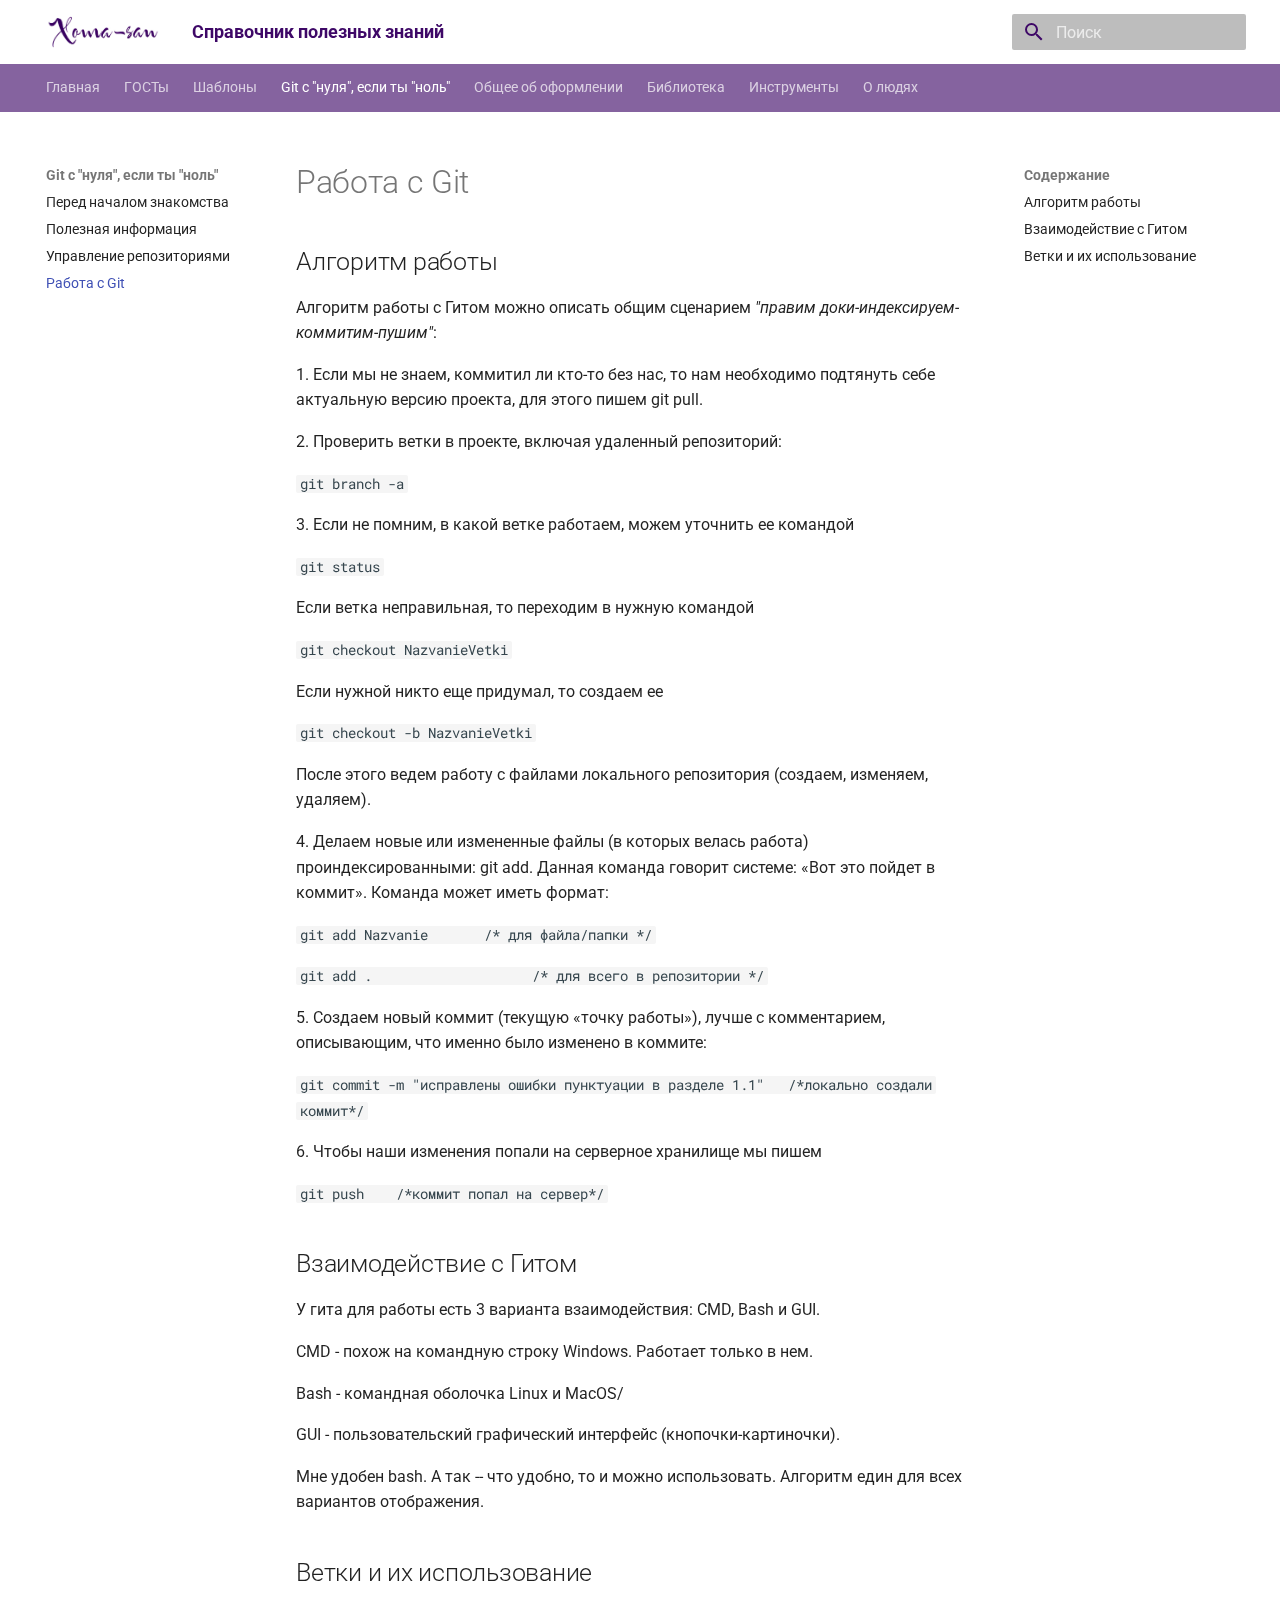
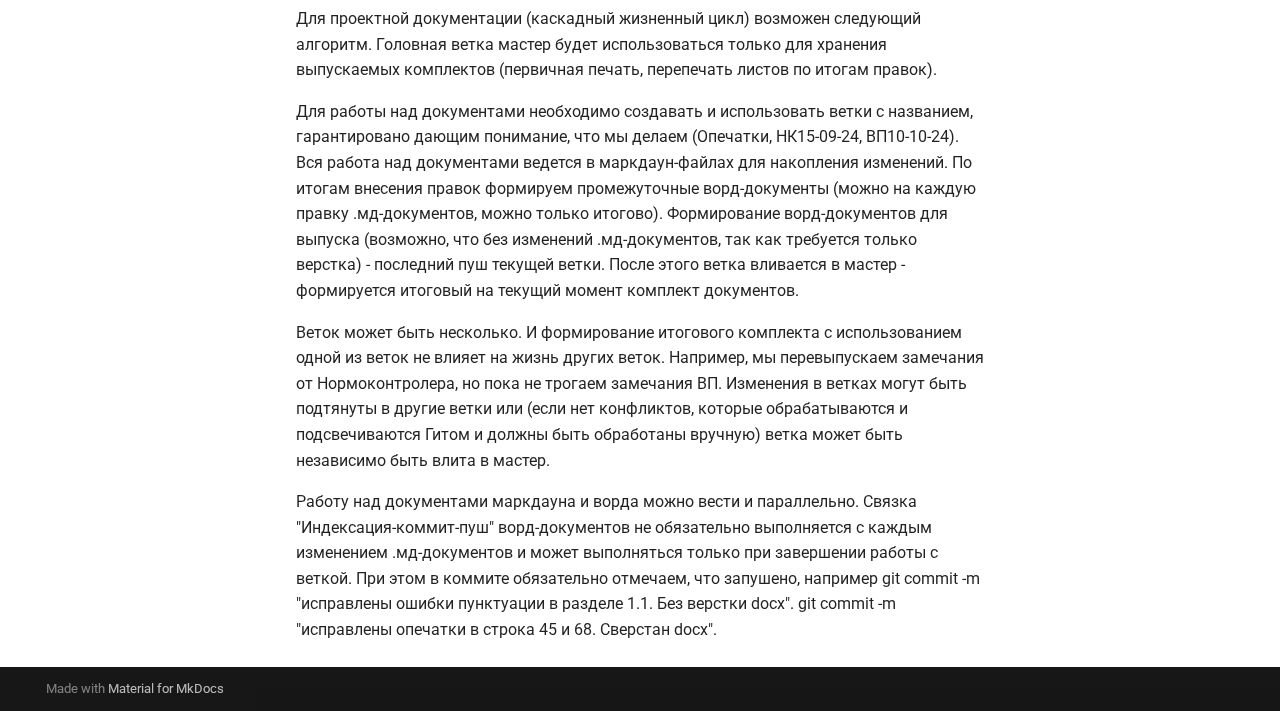
<file: git/Git-help-rab/index.html>
<!doctype html>
<html lang="ru" class="no-js">
  <head>
    
      <meta charset="utf-8">
      <meta name="viewport" content="width=device-width,initial-scale=1">
      
      
      
      
        <link rel="prev" href="../Git-help-rep/">
      
      
        <link rel="next" href="../../Useful/">
      
      
      <link rel="icon" href="../../logo_fav.jpg">
      <meta name="generator" content="mkdocs-1.6.0, mkdocs-material-9.5.27">
    
    
      
        <title>Работа с Git - Справочник полезных знаний</title>
      
    
    
      <link rel="stylesheet" href="../../assets/stylesheets/main.6543a935.min.css">
      
      


    
    
      
    
    
      
        
        
        <link rel="preconnect" href="https://fonts.gstatic.com" crossorigin>
        <link rel="stylesheet" href="https://fonts.googleapis.com/css?family=Roboto:300,300i,400,400i,700,700i%7CRoboto+Mono:400,400i,700,700i&display=fallback">
        <style>:root{--md-text-font:"Roboto";--md-code-font:"Roboto Mono"}</style>
      
    
    
      <link rel="stylesheet" href="../../material-styles.css">
    
    <script>__md_scope=new URL("../..",location),__md_hash=e=>[...e].reduce((e,_)=>(e<<5)-e+_.charCodeAt(0),0),__md_get=(e,_=localStorage,t=__md_scope)=>JSON.parse(_.getItem(t.pathname+"."+e)),__md_set=(e,_,t=localStorage,a=__md_scope)=>{try{t.setItem(a.pathname+"."+e,JSON.stringify(_))}catch(e){}}</script>
    
      

    
    
    
  </head>
  
  
    <body dir="ltr">
  
    
    <input class="md-toggle" data-md-toggle="drawer" type="checkbox" id="__drawer" autocomplete="off">
    <input class="md-toggle" data-md-toggle="search" type="checkbox" id="__search" autocomplete="off">
    <label class="md-overlay" for="__drawer"></label>
    <div data-md-component="skip">
      
        
        <a href="#git" class="md-skip">
          Перейти к содержанию
        </a>
      
    </div>
    <div data-md-component="announce">
      
    </div>
    
    
      

<header class="md-header" data-md-component="header">
  <nav class="md-header__inner md-grid" aria-label="Верхний колонтитул">
    <a href="../.." title="Справочник полезных знаний" class="md-header__button md-logo" aria-label="Справочник полезных знаний" data-md-component="logo">
      
  <img src="../../logo_big3-1.jpg" alt="logo">

    </a>
    <label class="md-header__button md-icon" for="__drawer">
      
      <svg xmlns="http://www.w3.org/2000/svg" viewBox="0 0 24 24"><path d="M3 6h18v2H3V6m0 5h18v2H3v-2m0 5h18v2H3v-2Z"/></svg>
    </label>
    <div class="md-header__title" data-md-component="header-title">
      <div class="md-header__ellipsis">
        <div class="md-header__topic">
          <span class="md-ellipsis">
            Справочник полезных знаний
          </span>
        </div>
        <div class="md-header__topic" data-md-component="header-topic">
          <span class="md-ellipsis">
            
              Работа с Git
            
          </span>
        </div>
      </div>
    </div>
    
    
      <script>var media,input,key,value,palette=__md_get("__palette");if(palette&&palette.color){"(prefers-color-scheme)"===palette.color.media&&(media=matchMedia("(prefers-color-scheme: light)"),input=document.querySelector(media.matches?"[data-md-color-media='(prefers-color-scheme: light)']":"[data-md-color-media='(prefers-color-scheme: dark)']"),palette.color.media=input.getAttribute("data-md-color-media"),palette.color.scheme=input.getAttribute("data-md-color-scheme"),palette.color.primary=input.getAttribute("data-md-color-primary"),palette.color.accent=input.getAttribute("data-md-color-accent"));for([key,value]of Object.entries(palette.color))document.body.setAttribute("data-md-color-"+key,value)}</script>
    
    
    
      <label class="md-header__button md-icon" for="__search">
        
        <svg xmlns="http://www.w3.org/2000/svg" viewBox="0 0 24 24"><path d="M9.5 3A6.5 6.5 0 0 1 16 9.5c0 1.61-.59 3.09-1.56 4.23l.27.27h.79l5 5-1.5 1.5-5-5v-.79l-.27-.27A6.516 6.516 0 0 1 9.5 16 6.5 6.5 0 0 1 3 9.5 6.5 6.5 0 0 1 9.5 3m0 2C7 5 5 7 5 9.5S7 14 9.5 14 14 12 14 9.5 12 5 9.5 5Z"/></svg>
      </label>
      <div class="md-search" data-md-component="search" role="dialog">
  <label class="md-search__overlay" for="__search"></label>
  <div class="md-search__inner" role="search">
    <form class="md-search__form" name="search">
      <input type="text" class="md-search__input" name="query" aria-label="Поиск" placeholder="Поиск" autocapitalize="off" autocorrect="off" autocomplete="off" spellcheck="false" data-md-component="search-query" required>
      <label class="md-search__icon md-icon" for="__search">
        
        <svg xmlns="http://www.w3.org/2000/svg" viewBox="0 0 24 24"><path d="M9.5 3A6.5 6.5 0 0 1 16 9.5c0 1.61-.59 3.09-1.56 4.23l.27.27h.79l5 5-1.5 1.5-5-5v-.79l-.27-.27A6.516 6.516 0 0 1 9.5 16 6.5 6.5 0 0 1 3 9.5 6.5 6.5 0 0 1 9.5 3m0 2C7 5 5 7 5 9.5S7 14 9.5 14 14 12 14 9.5 12 5 9.5 5Z"/></svg>
        
        <svg xmlns="http://www.w3.org/2000/svg" viewBox="0 0 24 24"><path d="M20 11v2H8l5.5 5.5-1.42 1.42L4.16 12l7.92-7.92L13.5 5.5 8 11h12Z"/></svg>
      </label>
      <nav class="md-search__options" aria-label="Поиск">
        
        <button type="reset" class="md-search__icon md-icon" title="Очистить" aria-label="Очистить" tabindex="-1">
          
          <svg xmlns="http://www.w3.org/2000/svg" viewBox="0 0 24 24"><path d="M19 6.41 17.59 5 12 10.59 6.41 5 5 6.41 10.59 12 5 17.59 6.41 19 12 13.41 17.59 19 19 17.59 13.41 12 19 6.41Z"/></svg>
        </button>
      </nav>
      
    </form>
    <div class="md-search__output">
      <div class="md-search__scrollwrap" tabindex="0" data-md-scrollfix>
        <div class="md-search-result" data-md-component="search-result">
          <div class="md-search-result__meta">
            Инициализация поиска
          </div>
          <ol class="md-search-result__list" role="presentation"></ol>
        </div>
      </div>
    </div>
  </div>
</div>
    
    
  </nav>
  
</header>
    
    <div class="md-container" data-md-component="container">
      
      
        
          
            
<nav class="md-tabs" aria-label="Вкладки" data-md-component="tabs">
  <div class="md-grid">
    <ul class="md-tabs__list">
      
        
  
  
  
    <li class="md-tabs__item">
      <a href="../.." class="md-tabs__link">
        
  
    
  
  Главная

      </a>
    </li>
  

      
        
  
  
  
    <li class="md-tabs__item">
      <a href="../../GOST/" class="md-tabs__link">
        
  
    
  
  ГОСТы

      </a>
    </li>
  

      
        
  
  
  
    
    
      <li class="md-tabs__item">
        <a href="../../Opisanie-primenenia/" class="md-tabs__link">
          
  
  Шаблоны

        </a>
      </li>
    
  

      
        
  
  
    
  
  
    
    
      <li class="md-tabs__item md-tabs__item--active">
        <a href="../Git-help-do/" class="md-tabs__link">
          
  
  Git с "нуля", если ты "ноль"

        </a>
      </li>
    
  

      
        
  
  
  
    <li class="md-tabs__item">
      <a href="../../Useful/" class="md-tabs__link">
        
  
    
  
  Общее об оформлении

      </a>
    </li>
  

      
        
  
  
  
    <li class="md-tabs__item">
      <a href="../../libs/" class="md-tabs__link">
        
  
    
  
  Библиотека

      </a>
    </li>
  

      
        
  
  
  
    <li class="md-tabs__item">
      <a href="../../Tools/" class="md-tabs__link">
        
  
    
  
  Инструменты

      </a>
    </li>
  

      
        
  
  
  
    <li class="md-tabs__item">
      <a href="../../about/" class="md-tabs__link">
        
  
    
  
  О людях

      </a>
    </li>
  

      
    </ul>
  </div>
</nav>
          
        
      
      <main class="md-main" data-md-component="main">
        <div class="md-main__inner md-grid">
          
            
              
              <div class="md-sidebar md-sidebar--primary" data-md-component="sidebar" data-md-type="navigation" >
                <div class="md-sidebar__scrollwrap">
                  <div class="md-sidebar__inner">
                    


  


<nav class="md-nav md-nav--primary md-nav--lifted" aria-label="Навигация" data-md-level="0">
  <label class="md-nav__title" for="__drawer">
    <a href="../.." title="Справочник полезных знаний" class="md-nav__button md-logo" aria-label="Справочник полезных знаний" data-md-component="logo">
      
  <img src="../../logo_big3-1.jpg" alt="logo">

    </a>
    Справочник полезных знаний
  </label>
  
  <ul class="md-nav__list" data-md-scrollfix>
    
      
      
  
  
  
  
    <li class="md-nav__item">
      <a href="../.." class="md-nav__link">
        
  
  <span class="md-ellipsis">
    Главная
  </span>
  

      </a>
    </li>
  

    
      
      
  
  
  
  
    <li class="md-nav__item">
      <a href="../../GOST/" class="md-nav__link">
        
  
  <span class="md-ellipsis">
    ГОСТы
  </span>
  

      </a>
    </li>
  

    
      
      
  
  
  
  
    
    
    
      
      
    
    
    <li class="md-nav__item md-nav__item--nested">
      
        
        
        <input class="md-nav__toggle md-toggle " type="checkbox" id="__nav_3" >
        
          
          <label class="md-nav__link" for="__nav_3" id="__nav_3_label" tabindex="0">
            
  
  <span class="md-ellipsis">
    Шаблоны
  </span>
  

            <span class="md-nav__icon md-icon"></span>
          </label>
        
        <nav class="md-nav" data-md-level="1" aria-labelledby="__nav_3_label" aria-expanded="false">
          <label class="md-nav__title" for="__nav_3">
            <span class="md-nav__icon md-icon"></span>
            Шаблоны
          </label>
          <ul class="md-nav__list" data-md-scrollfix>
            
              
                
  
  
  
  
    <li class="md-nav__item">
      <a href="../../Opisanie-primenenia/" class="md-nav__link">
        
  
  <span class="md-ellipsis">
    Описание применения
  </span>
  

      </a>
    </li>
  

              
            
              
                
  
  
  
  
    <li class="md-nav__item">
      <a href="../../Opisanie-programmi/" class="md-nav__link">
        
  
  <span class="md-ellipsis">
    Описание программы
  </span>
  

      </a>
    </li>
  

              
            
              
                
  
  
  
  
    <li class="md-nav__item">
      <a href="../../Formular/" class="md-nav__link">
        
  
  <span class="md-ellipsis">
    Формуляр
  </span>
  

      </a>
    </li>
  

              
            
          </ul>
        </nav>
      
    </li>
  

    
      
      
  
  
    
  
  
  
    
    
    
      
        
        
      
      
    
    
    <li class="md-nav__item md-nav__item--active md-nav__item--section md-nav__item--nested">
      
        
        
        <input class="md-nav__toggle md-toggle " type="checkbox" id="__nav_4" checked>
        
          
          <label class="md-nav__link" for="__nav_4" id="__nav_4_label" tabindex="">
            
  
  <span class="md-ellipsis">
    Git с "нуля", если ты "ноль"
  </span>
  

            <span class="md-nav__icon md-icon"></span>
          </label>
        
        <nav class="md-nav" data-md-level="1" aria-labelledby="__nav_4_label" aria-expanded="true">
          <label class="md-nav__title" for="__nav_4">
            <span class="md-nav__icon md-icon"></span>
            Git с "нуля", если ты "ноль"
          </label>
          <ul class="md-nav__list" data-md-scrollfix>
            
              
                
  
  
  
  
    <li class="md-nav__item">
      <a href="../Git-help-do/" class="md-nav__link">
        
  
  <span class="md-ellipsis">
    Перед началом знакомства
  </span>
  

      </a>
    </li>
  

              
            
              
                
  
  
  
  
    <li class="md-nav__item">
      <a href="../Git-help-sprav/" class="md-nav__link">
        
  
  <span class="md-ellipsis">
    Полезная информация
  </span>
  

      </a>
    </li>
  

              
            
              
                
  
  
  
  
    <li class="md-nav__item">
      <a href="../Git-help-rep/" class="md-nav__link">
        
  
  <span class="md-ellipsis">
    Управление репозиториями
  </span>
  

      </a>
    </li>
  

              
            
              
                
  
  
    
  
  
  
    <li class="md-nav__item md-nav__item--active">
      
      <input class="md-nav__toggle md-toggle" type="checkbox" id="__toc">
      
      
        
      
      
        <label class="md-nav__link md-nav__link--active" for="__toc">
          
  
  <span class="md-ellipsis">
    Работа с Git
  </span>
  

          <span class="md-nav__icon md-icon"></span>
        </label>
      
      <a href="./" class="md-nav__link md-nav__link--active">
        
  
  <span class="md-ellipsis">
    Работа с Git
  </span>
  

      </a>
      
        

<nav class="md-nav md-nav--secondary" aria-label="Содержание">
  
  
  
    
  
  
    <label class="md-nav__title" for="__toc">
      <span class="md-nav__icon md-icon"></span>
      Содержание
    </label>
    <ul class="md-nav__list" data-md-component="toc" data-md-scrollfix>
      
        <li class="md-nav__item">
  <a href="#_1" class="md-nav__link">
    <span class="md-ellipsis">
      Алгоритм работы
    </span>
  </a>
  
</li>
      
        <li class="md-nav__item">
  <a href="#_2" class="md-nav__link">
    <span class="md-ellipsis">
      Взаимодействие с Гитом
    </span>
  </a>
  
</li>
      
        <li class="md-nav__item">
  <a href="#_3" class="md-nav__link">
    <span class="md-ellipsis">
      Ветки и их использование
    </span>
  </a>
  
</li>
      
    </ul>
  
</nav>
      
    </li>
  

              
            
          </ul>
        </nav>
      
    </li>
  

    
      
      
  
  
  
  
    <li class="md-nav__item">
      <a href="../../Useful/" class="md-nav__link">
        
  
  <span class="md-ellipsis">
    Общее об оформлении
  </span>
  

      </a>
    </li>
  

    
      
      
  
  
  
  
    <li class="md-nav__item">
      <a href="../../libs/" class="md-nav__link">
        
  
  <span class="md-ellipsis">
    Библиотека
  </span>
  

      </a>
    </li>
  

    
      
      
  
  
  
  
    <li class="md-nav__item">
      <a href="../../Tools/" class="md-nav__link">
        
  
  <span class="md-ellipsis">
    Инструменты
  </span>
  

      </a>
    </li>
  

    
      
      
  
  
  
  
    <li class="md-nav__item">
      <a href="../../about/" class="md-nav__link">
        
  
  <span class="md-ellipsis">
    О людях
  </span>
  

      </a>
    </li>
  

    
  </ul>
</nav>
                  </div>
                </div>
              </div>
            
            
              
              <div class="md-sidebar md-sidebar--secondary" data-md-component="sidebar" data-md-type="toc" >
                <div class="md-sidebar__scrollwrap">
                  <div class="md-sidebar__inner">
                    

<nav class="md-nav md-nav--secondary" aria-label="Содержание">
  
  
  
    
  
  
    <label class="md-nav__title" for="__toc">
      <span class="md-nav__icon md-icon"></span>
      Содержание
    </label>
    <ul class="md-nav__list" data-md-component="toc" data-md-scrollfix>
      
        <li class="md-nav__item">
  <a href="#_1" class="md-nav__link">
    <span class="md-ellipsis">
      Алгоритм работы
    </span>
  </a>
  
</li>
      
        <li class="md-nav__item">
  <a href="#_2" class="md-nav__link">
    <span class="md-ellipsis">
      Взаимодействие с Гитом
    </span>
  </a>
  
</li>
      
        <li class="md-nav__item">
  <a href="#_3" class="md-nav__link">
    <span class="md-ellipsis">
      Ветки и их использование
    </span>
  </a>
  
</li>
      
    </ul>
  
</nav>
                  </div>
                </div>
              </div>
            
          
          
            <div class="md-content" data-md-component="content">
              <article class="md-content__inner md-typeset">
                
                  


<h1 id="git">Работа с Git</h1>
<h2 id="_1">Алгоритм работы</h2>
<p>Алгоритм работы с Гитом можно описать общим сценарием <em>"правим доки-индексируем-коммитим-пушим"</em>:</p>
<p>1.  Если мы не знаем, коммитил ли кто-то без нас, то нам необходимо
    подтянуть себе актуальную версию проекта, для этого пишем git pull.</p>
<p>2.  Проверить ветки в проекте, включая удаленный репозиторий:</p>
<p><code>git branch -a</code></p>
<p>3.  Если не помним, в какой ветке работаем, можем уточнить ее командой</p>
<p><code>git status</code></p>
<p>Если ветка неправильная, то переходим в нужную командой</p>
<p><code>git checkout NazvanieVetki</code></p>
<p>Если нужной никто еще придумал, то создаем ее</p>
<p><code>git checkout -b NazvanieVetki</code></p>
<p>После этого ведем работу с файлами локального репозитория (создаем, изменяем, удаляем).</p>
<p>4.  Делаем новые или измененные файлы (в которых велась работа)
    проиндексированными: git add. Данная команда говорит системе: «Вот
    это пойдет в коммит». Команда может иметь формат:</p>
<p><code>git add Nazvanie       /* для файла/папки */</code></p>
<p><code>git add .                    /* для всего в репозитории */</code></p>
<p>5.  Создаем новый коммит (текущую «точку работы»), лучше с комментарием,
    описывающим, что именно было изменено в коммите:</p>
<p><code>git commit -m "исправлены ошибки пунктуации в разделе 1.1"   /*локально создали коммит*/</code></p>
<p>6.  Чтобы наши изменения попали на серверное хранилище мы пишем</p>
<p><code>git push    /*коммит попал на сервер*/</code></p>
<h2 id="_2">Взаимодействие с Гитом</h2>
<p>У гита для работы есть 3 варианта взаимодействия: CMD, Bash и GUI.</p>
<p>CMD - похож на командную строку Windows. Работает только в нем.</p>
<p>Bash - командная оболочка Linux и MacOS/</p>
<p>GUI - пользовательский графический интерфейс (кнопочки-картиночки).</p>
<p>Мне удобен bash. А так -- что удобно, то и можно использовать. Алгоритм
един для всех вариантов отображения.</p>
<h2 id="_3">Ветки и их использование</h2>
<p>Для проектной документации (каскадный жизненный цикл) возможен следующий алгоритм.
Головная ветка мастер будет использоваться только для хранения выпускаемых комплектов (первичная печать, перепечать листов по
итогам правок).</p>
<p>Для работы над документами необходимо создавать и использовать ветки с
названием, гарантировано дающим понимание, что мы делаем (Опечатки,
НК15-09-24, ВП10-10-24). Вся работа над документами ведется в
маркдаун-файлах для накопления изменений. По итогам внесения правок
формируем промежуточные ворд-документы (можно на каждую правку
.мд-документов, можно только итогово). Формирование ворд-документов для
выпуска (возможно, что без изменений .мд-документов, так как требуется
только верстка) - последний пуш текущей ветки.
После этого ветка вливается в мастер - формируется итоговый на текущий
момент комплект документов.</p>
<p>Веток может быть несколько. И формирование итогового комплекта с
использованием одной из веток не влияет на жизнь других веток.
Например, мы перевыпускаем замечания от Нормоконтролера, но пока не трогаем
замечания ВП. 
Изменения в ветках могут быть подтянуты в другие ветки
или (если нет конфликтов, которые обрабатываются и подсвечиваются Гитом
и должны быть обработаны вручную) ветка может быть независимо быть влита
в мастер.</p>
<p>Работу над документами маркдауна и ворда можно вести и параллельно.
Связка "Индексация-коммит-пуш" ворд-документов не обязательно выполняется с
каждым изменением .мд-документов и может выполняться только при
завершении работы с веткой. При этом в коммите обязательно отмечаем, что
запушено, например git commit -m "исправлены ошибки пунктуации в
разделе 1.1. Без верстки docx". git commit -m "исправлены опечатки в
строка 45 и 68. Сверстан docx".   </p>












                
              </article>
            </div>
          
          
<script>var target=document.getElementById(location.hash.slice(1));target&&target.name&&(target.checked=target.name.startsWith("__tabbed_"))</script>
        </div>
        
      </main>
      
        <footer class="md-footer">
  
  <div class="md-footer-meta md-typeset">
    <div class="md-footer-meta__inner md-grid">
      <div class="md-copyright">
  
  
    Made with
    <a href="https://squidfunk.github.io/mkdocs-material/" target="_blank" rel="noopener">
      Material for MkDocs
    </a>
  
</div>
      
    </div>
  </div>
</footer>
      
    </div>
    <div class="md-dialog" data-md-component="dialog">
      <div class="md-dialog__inner md-typeset"></div>
    </div>
    
    
    <script id="__config" type="application/json">{"base": "../..", "features": ["navigation.tabs"], "search": "../../assets/javascripts/workers/search.b8dbb3d2.min.js", "translations": {"clipboard.copied": "\u0421\u043a\u043e\u043f\u0438\u0440\u043e\u0432\u0430\u043d\u043e \u0432 \u0431\u0443\u0444\u0435\u0440", "clipboard.copy": "\u041a\u043e\u043f\u0438\u0440\u043e\u0432\u0430\u0442\u044c \u0432 \u0431\u0443\u0444\u0435\u0440", "search.result.more.one": "\u0415\u0449\u0451 1 \u043d\u0430 \u044d\u0442\u043e\u0439 \u0441\u0442\u0440\u0430\u043d\u0438\u0446\u0435", "search.result.more.other": "\u0415\u0449\u0451 # \u043d\u0430 \u044d\u0442\u043e\u0439 \u0441\u0442\u0440\u0430\u043d\u0438\u0446\u0435", "search.result.none": "\u0421\u043e\u0432\u043f\u0430\u0434\u0435\u043d\u0438\u0439 \u043d\u0435 \u043d\u0430\u0439\u0434\u0435\u043d\u043e", "search.result.one": "\u041d\u0430\u0439\u0434\u0435\u043d\u043e 1 \u0441\u043e\u0432\u043f\u0430\u0434\u0435\u043d\u0438\u0435", "search.result.other": "\u041d\u0430\u0439\u0434\u0435\u043d\u043e \u0441\u043e\u0432\u043f\u0430\u0434\u0435\u043d\u0438\u0439: #", "search.result.placeholder": "\u041d\u0430\u0447\u043d\u0438\u0442\u0435 \u043f\u0435\u0447\u0430\u0442\u0430\u0442\u044c \u0434\u043b\u044f \u043f\u043e\u0438\u0441\u043a\u0430", "search.result.term.missing": "\u041e\u0442\u0441\u0443\u0442\u0441\u0442\u0432\u0443\u0435\u0442", "select.version": "\u0412\u044b\u0431\u0435\u0440\u0438\u0442\u0435 \u0432\u0435\u0440\u0441\u0438\u044e"}}</script>
    
    
      <script src="../../assets/javascripts/bundle.ad660dcc.min.js"></script>
      
    
  </body>
</html>
</file>
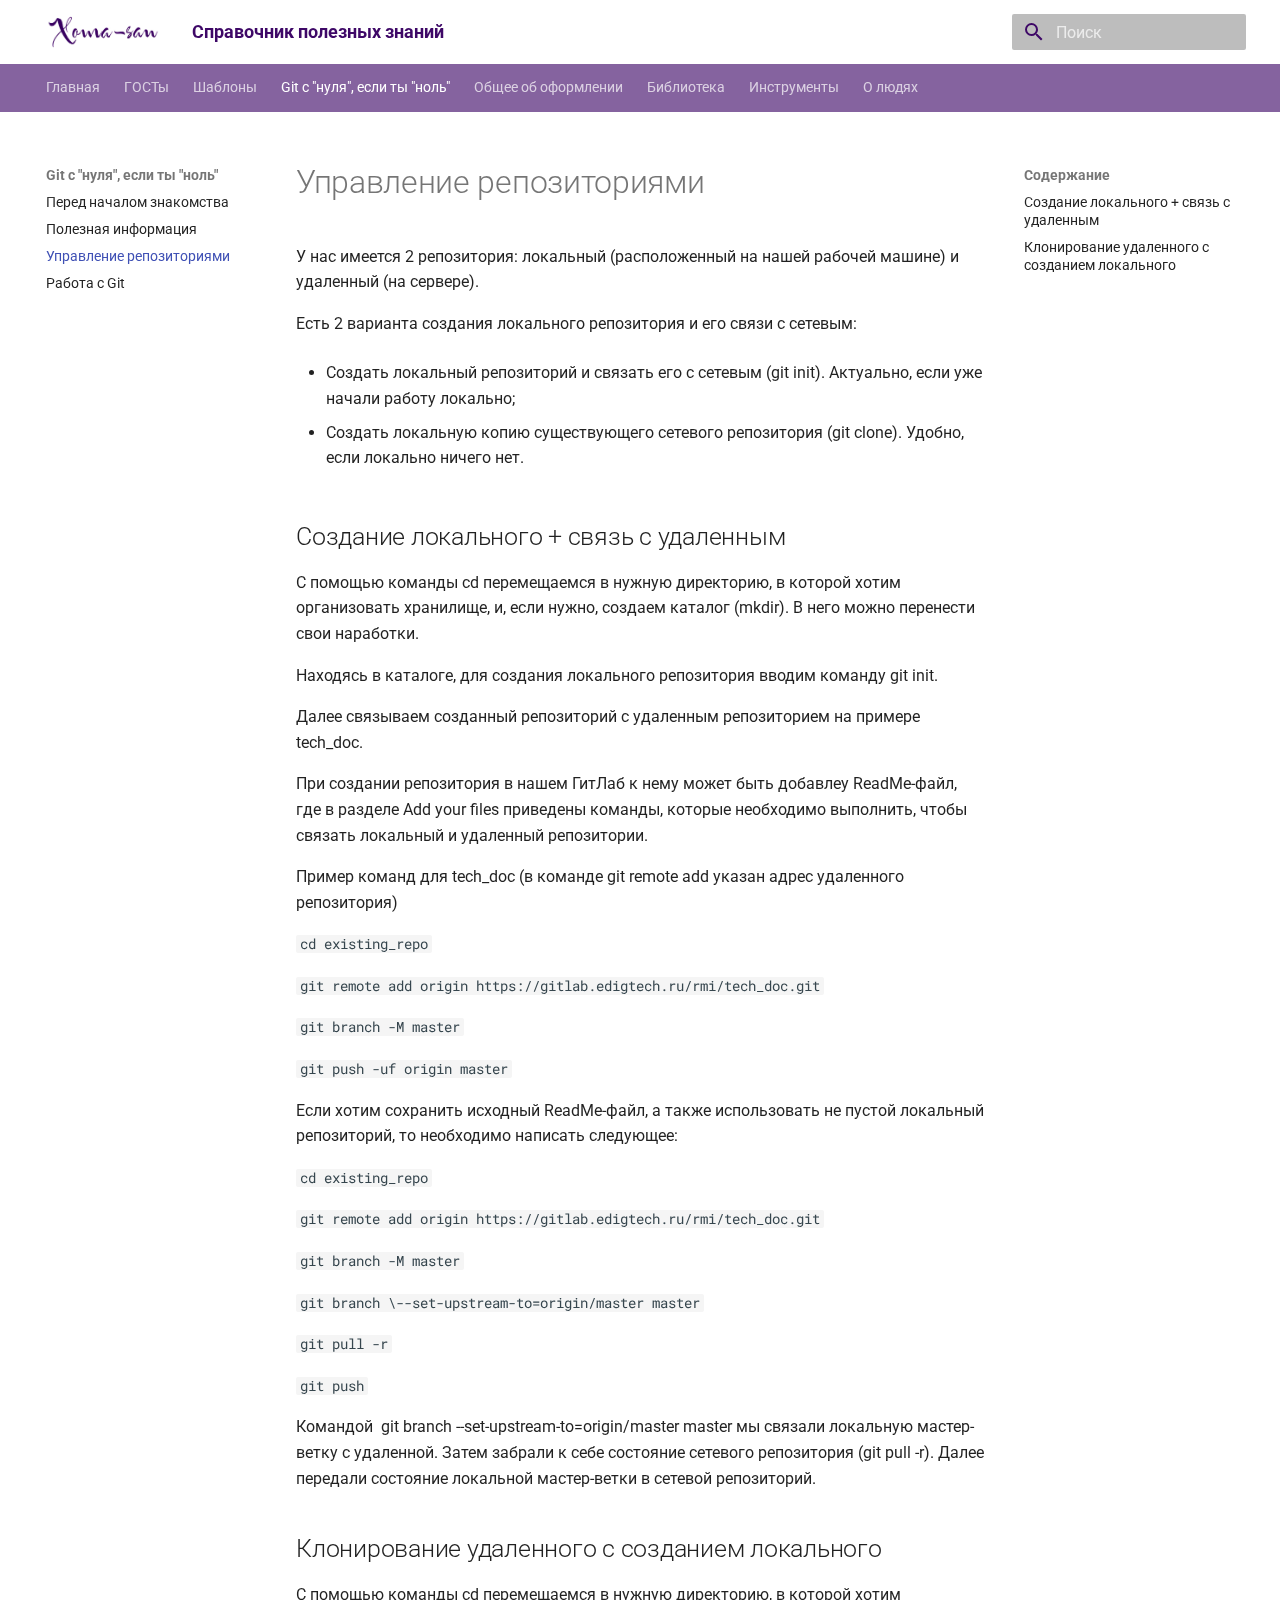
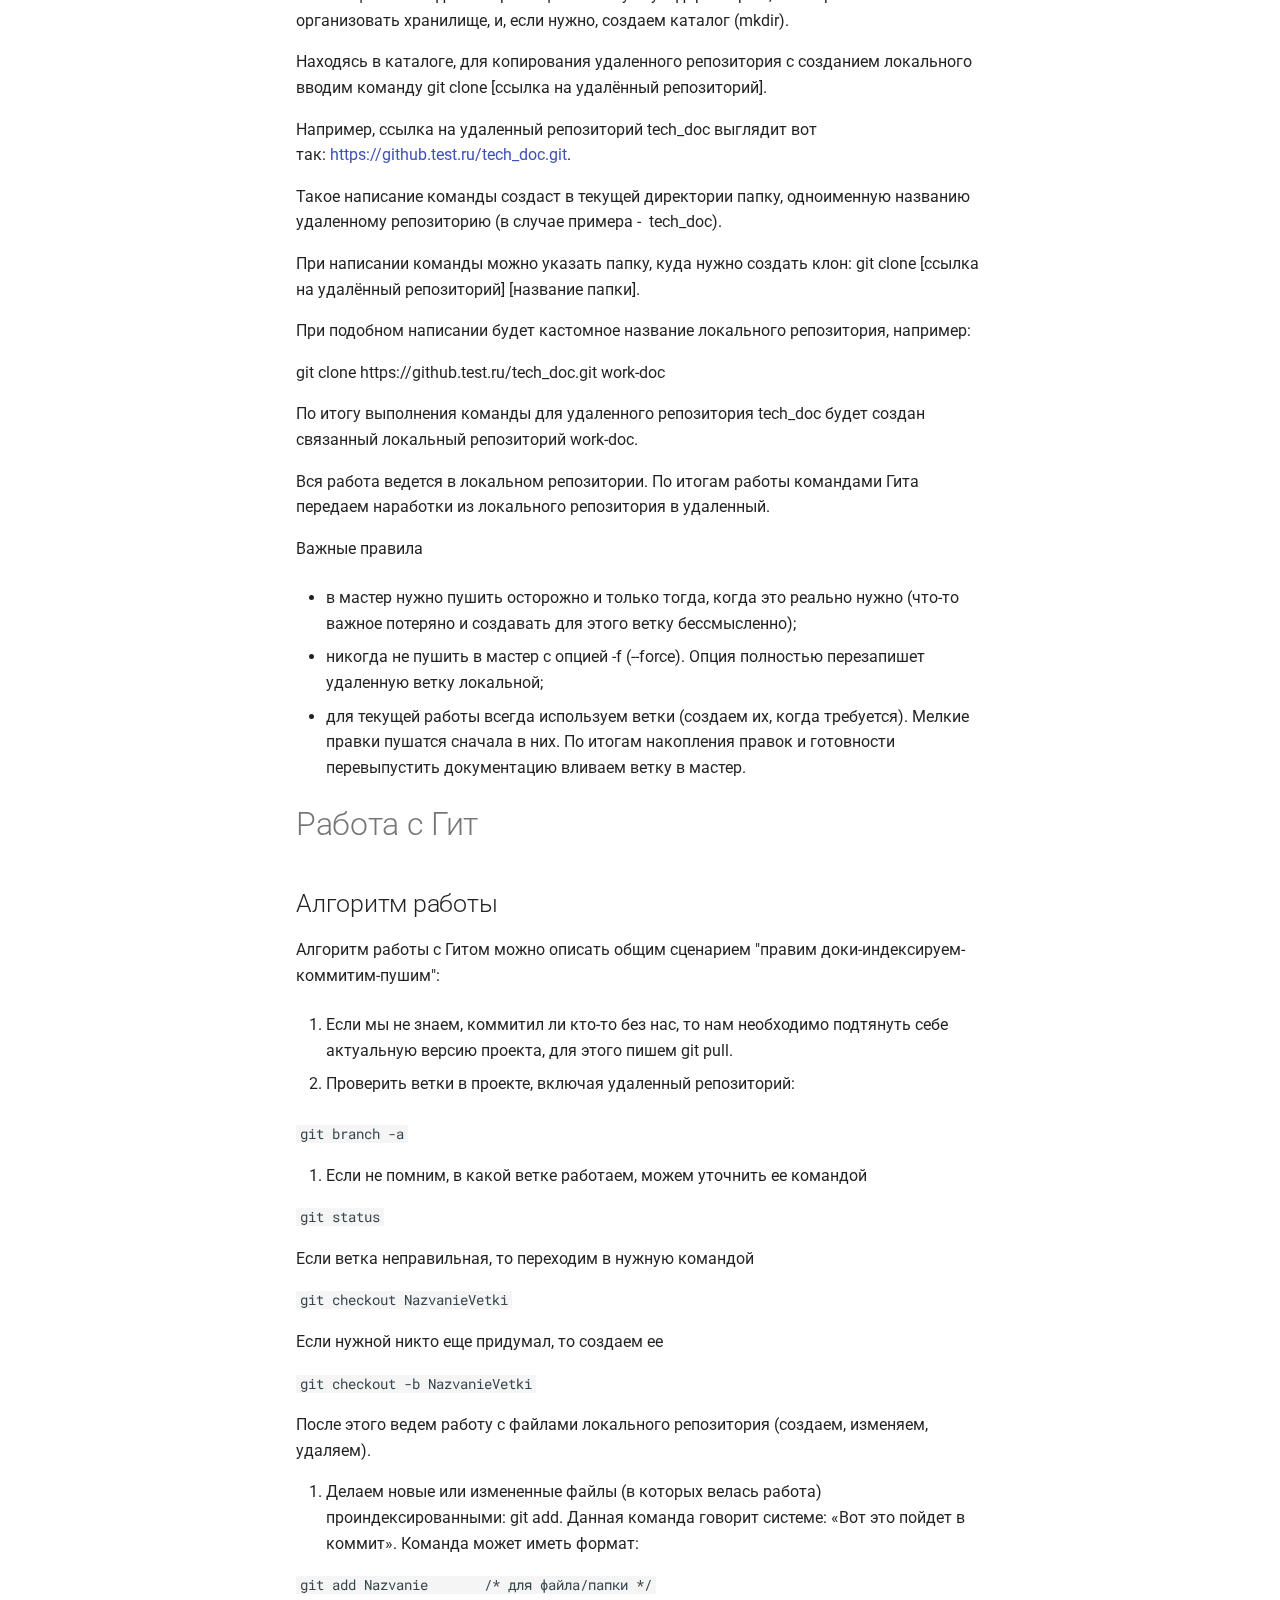
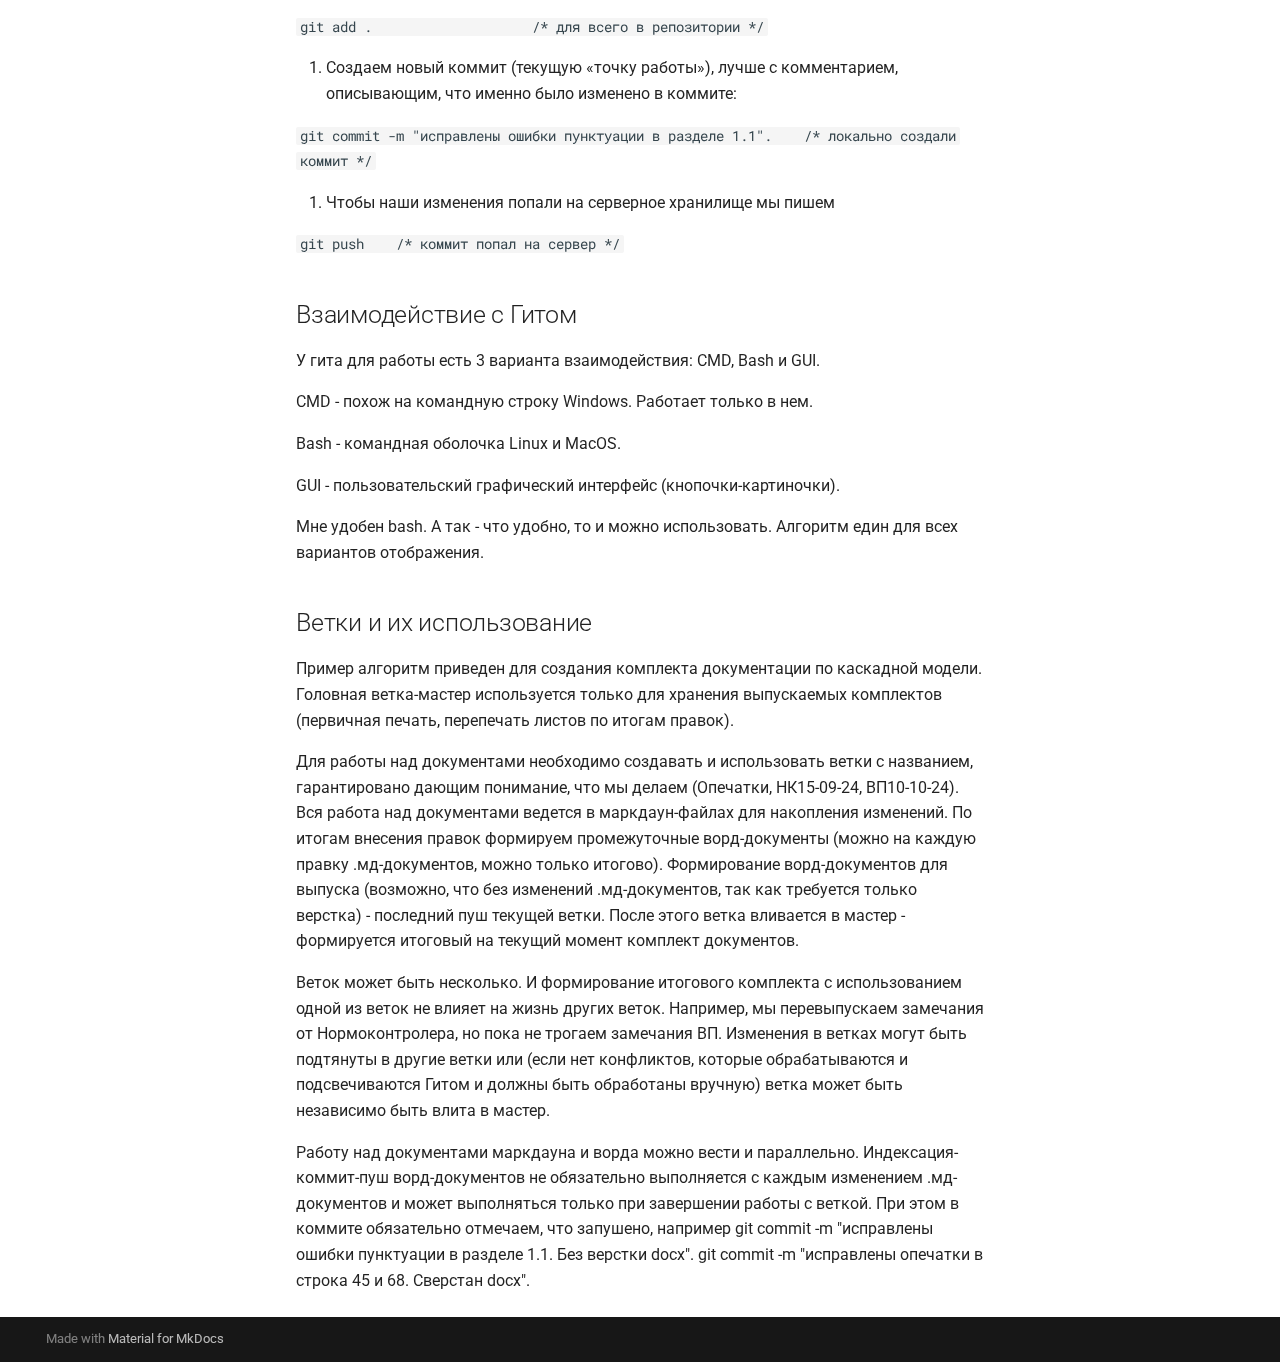
<file: git/Git-help-rep/index.html>
<!doctype html>
<html lang="ru" class="no-js">
  <head>
    
      <meta charset="utf-8">
      <meta name="viewport" content="width=device-width,initial-scale=1">
      
      
      
      
        <link rel="prev" href="../Git-help-sprav/">
      
      
        <link rel="next" href="../Git-help-rab/">
      
      
      <link rel="icon" href="../../logo_fav.jpg">
      <meta name="generator" content="mkdocs-1.6.0, mkdocs-material-9.5.27">
    
    
      
        <title>Управление репозиториями - Справочник полезных знаний</title>
      
    
    
      <link rel="stylesheet" href="../../assets/stylesheets/main.6543a935.min.css">
      
      


    
    
      
    
    
      
        
        
        <link rel="preconnect" href="https://fonts.gstatic.com" crossorigin>
        <link rel="stylesheet" href="https://fonts.googleapis.com/css?family=Roboto:300,300i,400,400i,700,700i%7CRoboto+Mono:400,400i,700,700i&display=fallback">
        <style>:root{--md-text-font:"Roboto";--md-code-font:"Roboto Mono"}</style>
      
    
    
      <link rel="stylesheet" href="../../material-styles.css">
    
    <script>__md_scope=new URL("../..",location),__md_hash=e=>[...e].reduce((e,_)=>(e<<5)-e+_.charCodeAt(0),0),__md_get=(e,_=localStorage,t=__md_scope)=>JSON.parse(_.getItem(t.pathname+"."+e)),__md_set=(e,_,t=localStorage,a=__md_scope)=>{try{t.setItem(a.pathname+"."+e,JSON.stringify(_))}catch(e){}}</script>
    
      

    
    
    
  </head>
  
  
    <body dir="ltr">
  
    
    <input class="md-toggle" data-md-toggle="drawer" type="checkbox" id="__drawer" autocomplete="off">
    <input class="md-toggle" data-md-toggle="search" type="checkbox" id="__search" autocomplete="off">
    <label class="md-overlay" for="__drawer"></label>
    <div data-md-component="skip">
      
        
        <a href="#_1" class="md-skip">
          Перейти к содержанию
        </a>
      
    </div>
    <div data-md-component="announce">
      
    </div>
    
    
      

<header class="md-header" data-md-component="header">
  <nav class="md-header__inner md-grid" aria-label="Верхний колонтитул">
    <a href="../.." title="Справочник полезных знаний" class="md-header__button md-logo" aria-label="Справочник полезных знаний" data-md-component="logo">
      
  <img src="../../logo_big3-1.jpg" alt="logo">

    </a>
    <label class="md-header__button md-icon" for="__drawer">
      
      <svg xmlns="http://www.w3.org/2000/svg" viewBox="0 0 24 24"><path d="M3 6h18v2H3V6m0 5h18v2H3v-2m0 5h18v2H3v-2Z"/></svg>
    </label>
    <div class="md-header__title" data-md-component="header-title">
      <div class="md-header__ellipsis">
        <div class="md-header__topic">
          <span class="md-ellipsis">
            Справочник полезных знаний
          </span>
        </div>
        <div class="md-header__topic" data-md-component="header-topic">
          <span class="md-ellipsis">
            
              Управление репозиториями
            
          </span>
        </div>
      </div>
    </div>
    
    
      <script>var media,input,key,value,palette=__md_get("__palette");if(palette&&palette.color){"(prefers-color-scheme)"===palette.color.media&&(media=matchMedia("(prefers-color-scheme: light)"),input=document.querySelector(media.matches?"[data-md-color-media='(prefers-color-scheme: light)']":"[data-md-color-media='(prefers-color-scheme: dark)']"),palette.color.media=input.getAttribute("data-md-color-media"),palette.color.scheme=input.getAttribute("data-md-color-scheme"),palette.color.primary=input.getAttribute("data-md-color-primary"),palette.color.accent=input.getAttribute("data-md-color-accent"));for([key,value]of Object.entries(palette.color))document.body.setAttribute("data-md-color-"+key,value)}</script>
    
    
    
      <label class="md-header__button md-icon" for="__search">
        
        <svg xmlns="http://www.w3.org/2000/svg" viewBox="0 0 24 24"><path d="M9.5 3A6.5 6.5 0 0 1 16 9.5c0 1.61-.59 3.09-1.56 4.23l.27.27h.79l5 5-1.5 1.5-5-5v-.79l-.27-.27A6.516 6.516 0 0 1 9.5 16 6.5 6.5 0 0 1 3 9.5 6.5 6.5 0 0 1 9.5 3m0 2C7 5 5 7 5 9.5S7 14 9.5 14 14 12 14 9.5 12 5 9.5 5Z"/></svg>
      </label>
      <div class="md-search" data-md-component="search" role="dialog">
  <label class="md-search__overlay" for="__search"></label>
  <div class="md-search__inner" role="search">
    <form class="md-search__form" name="search">
      <input type="text" class="md-search__input" name="query" aria-label="Поиск" placeholder="Поиск" autocapitalize="off" autocorrect="off" autocomplete="off" spellcheck="false" data-md-component="search-query" required>
      <label class="md-search__icon md-icon" for="__search">
        
        <svg xmlns="http://www.w3.org/2000/svg" viewBox="0 0 24 24"><path d="M9.5 3A6.5 6.5 0 0 1 16 9.5c0 1.61-.59 3.09-1.56 4.23l.27.27h.79l5 5-1.5 1.5-5-5v-.79l-.27-.27A6.516 6.516 0 0 1 9.5 16 6.5 6.5 0 0 1 3 9.5 6.5 6.5 0 0 1 9.5 3m0 2C7 5 5 7 5 9.5S7 14 9.5 14 14 12 14 9.5 12 5 9.5 5Z"/></svg>
        
        <svg xmlns="http://www.w3.org/2000/svg" viewBox="0 0 24 24"><path d="M20 11v2H8l5.5 5.5-1.42 1.42L4.16 12l7.92-7.92L13.5 5.5 8 11h12Z"/></svg>
      </label>
      <nav class="md-search__options" aria-label="Поиск">
        
        <button type="reset" class="md-search__icon md-icon" title="Очистить" aria-label="Очистить" tabindex="-1">
          
          <svg xmlns="http://www.w3.org/2000/svg" viewBox="0 0 24 24"><path d="M19 6.41 17.59 5 12 10.59 6.41 5 5 6.41 10.59 12 5 17.59 6.41 19 12 13.41 17.59 19 19 17.59 13.41 12 19 6.41Z"/></svg>
        </button>
      </nav>
      
    </form>
    <div class="md-search__output">
      <div class="md-search__scrollwrap" tabindex="0" data-md-scrollfix>
        <div class="md-search-result" data-md-component="search-result">
          <div class="md-search-result__meta">
            Инициализация поиска
          </div>
          <ol class="md-search-result__list" role="presentation"></ol>
        </div>
      </div>
    </div>
  </div>
</div>
    
    
  </nav>
  
</header>
    
    <div class="md-container" data-md-component="container">
      
      
        
          
            
<nav class="md-tabs" aria-label="Вкладки" data-md-component="tabs">
  <div class="md-grid">
    <ul class="md-tabs__list">
      
        
  
  
  
    <li class="md-tabs__item">
      <a href="../.." class="md-tabs__link">
        
  
    
  
  Главная

      </a>
    </li>
  

      
        
  
  
  
    <li class="md-tabs__item">
      <a href="../../GOST/" class="md-tabs__link">
        
  
    
  
  ГОСТы

      </a>
    </li>
  

      
        
  
  
  
    
    
      <li class="md-tabs__item">
        <a href="../../Opisanie-primenenia/" class="md-tabs__link">
          
  
  Шаблоны

        </a>
      </li>
    
  

      
        
  
  
    
  
  
    
    
      <li class="md-tabs__item md-tabs__item--active">
        <a href="../Git-help-do/" class="md-tabs__link">
          
  
  Git с "нуля", если ты "ноль"

        </a>
      </li>
    
  

      
        
  
  
  
    <li class="md-tabs__item">
      <a href="../../Useful/" class="md-tabs__link">
        
  
    
  
  Общее об оформлении

      </a>
    </li>
  

      
        
  
  
  
    <li class="md-tabs__item">
      <a href="../../libs/" class="md-tabs__link">
        
  
    
  
  Библиотека

      </a>
    </li>
  

      
        
  
  
  
    <li class="md-tabs__item">
      <a href="../../Tools/" class="md-tabs__link">
        
  
    
  
  Инструменты

      </a>
    </li>
  

      
        
  
  
  
    <li class="md-tabs__item">
      <a href="../../about/" class="md-tabs__link">
        
  
    
  
  О людях

      </a>
    </li>
  

      
    </ul>
  </div>
</nav>
          
        
      
      <main class="md-main" data-md-component="main">
        <div class="md-main__inner md-grid">
          
            
              
              <div class="md-sidebar md-sidebar--primary" data-md-component="sidebar" data-md-type="navigation" >
                <div class="md-sidebar__scrollwrap">
                  <div class="md-sidebar__inner">
                    


  


<nav class="md-nav md-nav--primary md-nav--lifted" aria-label="Навигация" data-md-level="0">
  <label class="md-nav__title" for="__drawer">
    <a href="../.." title="Справочник полезных знаний" class="md-nav__button md-logo" aria-label="Справочник полезных знаний" data-md-component="logo">
      
  <img src="../../logo_big3-1.jpg" alt="logo">

    </a>
    Справочник полезных знаний
  </label>
  
  <ul class="md-nav__list" data-md-scrollfix>
    
      
      
  
  
  
  
    <li class="md-nav__item">
      <a href="../.." class="md-nav__link">
        
  
  <span class="md-ellipsis">
    Главная
  </span>
  

      </a>
    </li>
  

    
      
      
  
  
  
  
    <li class="md-nav__item">
      <a href="../../GOST/" class="md-nav__link">
        
  
  <span class="md-ellipsis">
    ГОСТы
  </span>
  

      </a>
    </li>
  

    
      
      
  
  
  
  
    
    
    
      
      
    
    
    <li class="md-nav__item md-nav__item--nested">
      
        
        
        <input class="md-nav__toggle md-toggle " type="checkbox" id="__nav_3" >
        
          
          <label class="md-nav__link" for="__nav_3" id="__nav_3_label" tabindex="0">
            
  
  <span class="md-ellipsis">
    Шаблоны
  </span>
  

            <span class="md-nav__icon md-icon"></span>
          </label>
        
        <nav class="md-nav" data-md-level="1" aria-labelledby="__nav_3_label" aria-expanded="false">
          <label class="md-nav__title" for="__nav_3">
            <span class="md-nav__icon md-icon"></span>
            Шаблоны
          </label>
          <ul class="md-nav__list" data-md-scrollfix>
            
              
                
  
  
  
  
    <li class="md-nav__item">
      <a href="../../Opisanie-primenenia/" class="md-nav__link">
        
  
  <span class="md-ellipsis">
    Описание применения
  </span>
  

      </a>
    </li>
  

              
            
              
                
  
  
  
  
    <li class="md-nav__item">
      <a href="../../Opisanie-programmi/" class="md-nav__link">
        
  
  <span class="md-ellipsis">
    Описание программы
  </span>
  

      </a>
    </li>
  

              
            
              
                
  
  
  
  
    <li class="md-nav__item">
      <a href="../../Formular/" class="md-nav__link">
        
  
  <span class="md-ellipsis">
    Формуляр
  </span>
  

      </a>
    </li>
  

              
            
          </ul>
        </nav>
      
    </li>
  

    
      
      
  
  
    
  
  
  
    
    
    
      
        
        
      
      
    
    
    <li class="md-nav__item md-nav__item--active md-nav__item--section md-nav__item--nested">
      
        
        
        <input class="md-nav__toggle md-toggle " type="checkbox" id="__nav_4" checked>
        
          
          <label class="md-nav__link" for="__nav_4" id="__nav_4_label" tabindex="">
            
  
  <span class="md-ellipsis">
    Git с "нуля", если ты "ноль"
  </span>
  

            <span class="md-nav__icon md-icon"></span>
          </label>
        
        <nav class="md-nav" data-md-level="1" aria-labelledby="__nav_4_label" aria-expanded="true">
          <label class="md-nav__title" for="__nav_4">
            <span class="md-nav__icon md-icon"></span>
            Git с "нуля", если ты "ноль"
          </label>
          <ul class="md-nav__list" data-md-scrollfix>
            
              
                
  
  
  
  
    <li class="md-nav__item">
      <a href="../Git-help-do/" class="md-nav__link">
        
  
  <span class="md-ellipsis">
    Перед началом знакомства
  </span>
  

      </a>
    </li>
  

              
            
              
                
  
  
  
  
    <li class="md-nav__item">
      <a href="../Git-help-sprav/" class="md-nav__link">
        
  
  <span class="md-ellipsis">
    Полезная информация
  </span>
  

      </a>
    </li>
  

              
            
              
                
  
  
    
  
  
  
    <li class="md-nav__item md-nav__item--active">
      
      <input class="md-nav__toggle md-toggle" type="checkbox" id="__toc">
      
      
        
      
      
        <label class="md-nav__link md-nav__link--active" for="__toc">
          
  
  <span class="md-ellipsis">
    Управление репозиториями
  </span>
  

          <span class="md-nav__icon md-icon"></span>
        </label>
      
      <a href="./" class="md-nav__link md-nav__link--active">
        
  
  <span class="md-ellipsis">
    Управление репозиториями
  </span>
  

      </a>
      
        

<nav class="md-nav md-nav--secondary" aria-label="Содержание">
  
  
  
    
  
  
    <label class="md-nav__title" for="__toc">
      <span class="md-nav__icon md-icon"></span>
      Содержание
    </label>
    <ul class="md-nav__list" data-md-component="toc" data-md-scrollfix>
      
        <li class="md-nav__item">
  <a href="#_2" class="md-nav__link">
    <span class="md-ellipsis">
      Создание локального + связь с удаленным
    </span>
  </a>
  
</li>
      
        <li class="md-nav__item">
  <a href="#_3" class="md-nav__link">
    <span class="md-ellipsis">
      Клонирование удаленного с созданием локального
    </span>
  </a>
  
</li>
      
    </ul>
  
</nav>
      
    </li>
  

              
            
              
                
  
  
  
  
    <li class="md-nav__item">
      <a href="../Git-help-rab/" class="md-nav__link">
        
  
  <span class="md-ellipsis">
    Работа с Git
  </span>
  

      </a>
    </li>
  

              
            
          </ul>
        </nav>
      
    </li>
  

    
      
      
  
  
  
  
    <li class="md-nav__item">
      <a href="../../Useful/" class="md-nav__link">
        
  
  <span class="md-ellipsis">
    Общее об оформлении
  </span>
  

      </a>
    </li>
  

    
      
      
  
  
  
  
    <li class="md-nav__item">
      <a href="../../libs/" class="md-nav__link">
        
  
  <span class="md-ellipsis">
    Библиотека
  </span>
  

      </a>
    </li>
  

    
      
      
  
  
  
  
    <li class="md-nav__item">
      <a href="../../Tools/" class="md-nav__link">
        
  
  <span class="md-ellipsis">
    Инструменты
  </span>
  

      </a>
    </li>
  

    
      
      
  
  
  
  
    <li class="md-nav__item">
      <a href="../../about/" class="md-nav__link">
        
  
  <span class="md-ellipsis">
    О людях
  </span>
  

      </a>
    </li>
  

    
  </ul>
</nav>
                  </div>
                </div>
              </div>
            
            
              
              <div class="md-sidebar md-sidebar--secondary" data-md-component="sidebar" data-md-type="toc" >
                <div class="md-sidebar__scrollwrap">
                  <div class="md-sidebar__inner">
                    

<nav class="md-nav md-nav--secondary" aria-label="Содержание">
  
  
  
    
  
  
    <label class="md-nav__title" for="__toc">
      <span class="md-nav__icon md-icon"></span>
      Содержание
    </label>
    <ul class="md-nav__list" data-md-component="toc" data-md-scrollfix>
      
        <li class="md-nav__item">
  <a href="#_2" class="md-nav__link">
    <span class="md-ellipsis">
      Создание локального + связь с удаленным
    </span>
  </a>
  
</li>
      
        <li class="md-nav__item">
  <a href="#_3" class="md-nav__link">
    <span class="md-ellipsis">
      Клонирование удаленного с созданием локального
    </span>
  </a>
  
</li>
      
    </ul>
  
</nav>
                  </div>
                </div>
              </div>
            
          
          
            <div class="md-content" data-md-component="content">
              <article class="md-content__inner md-typeset">
                
                  


<h1 id="_1">Управление репозиториями</h1>
<p>У нас имеется 2 репозитория: локальный (расположенный на нашей рабочей
машине) и удаленный (на сервере).</p>
<p>Есть 2 варианта создания локального репозитория и его связи с сетевым:</p>
<ul>
<li>
<p>Создать локальный репозиторий и связать его с сетевым (git init).
    Актуально, если уже начали работу локально;</p>
</li>
<li>
<p>Создать локальную копию существующего сетевого репозитория (git
    clone). Удобно, если локально ничего нет.</p>
</li>
</ul>
<h2 id="_2">Создание локального + связь с удаленным</h2>
<p>С помощью команды cd перемещаемся в нужную директорию, в которой хотим
организовать хранилище, и, если нужно, создаем каталог (mkdir). В него
можно перенести свои наработки.</p>
<p>Находясь в каталоге, для создания локального репозитория вводим команду
git init.</p>
<p>Далее связываем созданный репозиторий с удаленным репозиторием на
примере tech_doc.</p>
<p>При создании репозитория в нашем ГитЛаб к нему может быть добавлеy
ReadMe-файл, где в разделе Add your files приведены команды, которые
необходимо выполнить, чтобы связать локальный и удаленный репозитории.</p>
<p>Пример команд для tech_doc (в команде git remote add указан адрес
удаленного репозитория)</p>
<p><code>cd existing_repo</code></p>
<p><code>git remote add origin https://gitlab.edigtech.ru/rmi/tech_doc.git</code></p>
<p><code>git branch -M master</code></p>
<p><code>git push -uf origin master</code></p>
<p>Если хотим сохранить исходный ReadMe-файл, а также использовать не
пустой локальный репозиторий, то необходимо написать следующее:</p>
<p><code>cd existing_repo</code></p>
<p><code>git remote add origin https://gitlab.edigtech.ru/rmi/tech_doc.git</code></p>
<p><code>git branch -M master</code></p>
<p><code>git branch \--set-upstream-to=origin/master master</code></p>
<p><code>git pull -r</code></p>
<p><code>git push</code></p>
<p>Командой  git branch --set-upstream-to=origin/master master мы связали
локальную мастер-ветку с удаленной. Затем забрали к себе состояние
сетевого репозитория (git pull -r). Далее передали состояние локальной
мастер-ветки в сетевой репозиторий.</p>
<h2 id="_3">Клонирование удаленного с созданием локального</h2>
<p>С помощью команды cd перемещаемся в нужную директорию, в которой хотим
организовать хранилище, и, если нужно, создаем каталог (mkdir).</p>
<p>Находясь в каталоге, для копирования удаленного репозитория с созданием
локального вводим команду git clone [ссылка на удалённый репозиторий].</p>
<p>Например, ссылка на удаленный репозиторий tech_doc выглядит вот
так: <a href="https://github.test.ru/tech_doc.git">https://github.test.ru/tech_doc.git</a>.</p>
<p>Такое написание команды создаст в текущей директории папку, одноименную
названию удаленному репозиторию (в случае примера -  tech_doc).</p>
<p>При написании команды можно указать папку, куда нужно создать клон: git
clone [ссылка на удалённый репозиторий] [название папки].</p>
<p>При подобном написании будет кастомное название локального репозитория,
например:</p>
<p>git clone https://github.test.ru/tech_doc.git work-doc</p>
<p>По итогу выполнения команды для удаленного репозитория tech_doc будет
создан связанный локальный репозиторий work-doc.</p>
<p>Вся работа ведется в локальном репозитории. По итогам работы командами
Гита передаем наработки из локального репозитория в удаленный.</p>
<p>Важные правила</p>
<ul>
<li>
<p>в мастер нужно пушить осторожно и только тогда, когда это реально
    нужно (что-то важное потеряно и создавать для этого ветку
    бессмысленно);</p>
</li>
<li>
<p>никогда не пушить в мастер с опцией -f (--force). Опция полностью
    перезапишет удаленную ветку локальной;</p>
</li>
<li>
<p>для текущей работы всегда используем ветки (создаем их, когда
    требуется). Мелкие правки пушатся сначала в них. По итогам
    накопления правок и готовности перевыпустить документацию вливаем
    ветку в мастер.</p>
</li>
</ul>
<h1 id="_4">Работа с Гит</h1>
<h2 id="_5">Алгоритм работы</h2>
<p>Алгоритм работы с Гитом можно описать общим сценарием "правим
доки-индексируем-коммитим-пушим":</p>
<ol>
<li>
<p>Если мы не знаем, коммитил ли кто-то без нас, то нам необходимо
    подтянуть себе актуальную версию проекта, для этого пишем git pull.</p>
</li>
<li>
<p>Проверить ветки в проекте, включая удаленный репозиторий:</p>
</li>
</ol>
<p><code>git branch -a</code></p>
<ol>
<li>Если не помним, в какой ветке работаем, можем уточнить ее командой</li>
</ol>
<p><code>git status</code></p>
<p>Если ветка неправильная, то переходим в нужную командой</p>
<p><code>git checkout NazvanieVetki</code></p>
<p>Если нужной никто еще придумал, то создаем ее</p>
<p><code>git checkout -b NazvanieVetki</code></p>
<p>После этого ведем работу с файлами локального репозитория (создаем, изменяем, удаляем).</p>
<ol>
<li>Делаем новые или измененные файлы (в которых велась работа) проиндексированными: git add. Данная команда говорит системе: «Вот это пойдет в коммит». Команда может иметь формат:</li>
</ol>
<p><code>git add Nazvanie       /* для файла/папки */</code></p>
<p><code>git add .                    /* для всего в репозитории */</code></p>
<ol>
<li>Создаем новый коммит (текущую «точку работы»), лучше с комментарием,
    описывающим, что именно было изменено в коммите:</li>
</ol>
<p><code>git commit -m "исправлены ошибки пунктуации в разделе 1.1".    /* локально создали коммит */</code></p>
<ol>
<li>Чтобы наши изменения попали на серверное хранилище мы пишем</li>
</ol>
<p><code>git push    /* коммит попал на сервер */</code></p>
<h2 id="_6">Взаимодействие с Гитом</h2>
<p>У гита для работы есть 3 варианта взаимодействия: CMD, Bash и GUI.</p>
<p>CMD - похож на командную строку Windows. Работает только в нем.</p>
<p>Bash - командная оболочка Linux и MacOS.</p>
<p>GUI - пользовательский графический интерфейс (кнопочки-картиночки).</p>
<p>Мне удобен bash. А так - что удобно, то и можно использовать. Алгоритм
един для всех вариантов отображения.</p>
<h2 id="_7">Ветки и их использование</h2>
<p>Пример алгоритм приведен для создания комплекта документации по каскадной модели. 
Головная ветка-мастер используется только для хранения выпускаемых комплектов (первичная печать, перепечать листов по
итогам правок).</p>
<p>Для работы над документами необходимо создавать и использовать ветки с
названием, гарантировано дающим понимание, что мы делаем (Опечатки,
НК15-09-24, ВП10-10-24). Вся работа над документами ведется в
маркдаун-файлах для накопления изменений. По итогам внесения правок
формируем промежуточные ворд-документы (можно на каждую правку
.мд-документов, можно только итогово). Формирование ворд-документов для
выпуска (возможно, что без изменений .мд-документов, так как требуется
только верстка) - последний пуш текущей ветки.
После этого ветка вливается в мастер - формируется итоговый на текущий
момент комплект документов.</p>
<p>Веток может быть несколько. И формирование итогового комплекта с
использованием одной из веток не влияет на жизнь других веток.
Например, мы перевыпускаем замечания от Нормоконтролера, но пока не трогаем
замечания ВП. Изменения в ветках могут быть подтянуты в другие ветки
или (если нет конфликтов, которые обрабатываются и подсвечиваются Гитом
и должны быть обработаны вручную) ветка может быть независимо быть влита
в мастер.</p>
<p>Работу над документами маркдауна и ворда можно вести и параллельно.
Индексация-коммит-пуш ворд-документов не обязательно выполняется с
каждым изменением .мд-документов и может выполняться только при
завершении работы с веткой. При этом в коммите обязательно отмечаем, что
запушено, например git commit -m "исправлены ошибки пунктуации в
разделе 1.1. Без верстки docx". git commit -m "исправлены опечатки в
строка 45 и 68. Сверстан docx".   </p>












                
              </article>
            </div>
          
          
<script>var target=document.getElementById(location.hash.slice(1));target&&target.name&&(target.checked=target.name.startsWith("__tabbed_"))</script>
        </div>
        
      </main>
      
        <footer class="md-footer">
  
  <div class="md-footer-meta md-typeset">
    <div class="md-footer-meta__inner md-grid">
      <div class="md-copyright">
  
  
    Made with
    <a href="https://squidfunk.github.io/mkdocs-material/" target="_blank" rel="noopener">
      Material for MkDocs
    </a>
  
</div>
      
    </div>
  </div>
</footer>
      
    </div>
    <div class="md-dialog" data-md-component="dialog">
      <div class="md-dialog__inner md-typeset"></div>
    </div>
    
    
    <script id="__config" type="application/json">{"base": "../..", "features": ["navigation.tabs"], "search": "../../assets/javascripts/workers/search.b8dbb3d2.min.js", "translations": {"clipboard.copied": "\u0421\u043a\u043e\u043f\u0438\u0440\u043e\u0432\u0430\u043d\u043e \u0432 \u0431\u0443\u0444\u0435\u0440", "clipboard.copy": "\u041a\u043e\u043f\u0438\u0440\u043e\u0432\u0430\u0442\u044c \u0432 \u0431\u0443\u0444\u0435\u0440", "search.result.more.one": "\u0415\u0449\u0451 1 \u043d\u0430 \u044d\u0442\u043e\u0439 \u0441\u0442\u0440\u0430\u043d\u0438\u0446\u0435", "search.result.more.other": "\u0415\u0449\u0451 # \u043d\u0430 \u044d\u0442\u043e\u0439 \u0441\u0442\u0440\u0430\u043d\u0438\u0446\u0435", "search.result.none": "\u0421\u043e\u0432\u043f\u0430\u0434\u0435\u043d\u0438\u0439 \u043d\u0435 \u043d\u0430\u0439\u0434\u0435\u043d\u043e", "search.result.one": "\u041d\u0430\u0439\u0434\u0435\u043d\u043e 1 \u0441\u043e\u0432\u043f\u0430\u0434\u0435\u043d\u0438\u0435", "search.result.other": "\u041d\u0430\u0439\u0434\u0435\u043d\u043e \u0441\u043e\u0432\u043f\u0430\u0434\u0435\u043d\u0438\u0439: #", "search.result.placeholder": "\u041d\u0430\u0447\u043d\u0438\u0442\u0435 \u043f\u0435\u0447\u0430\u0442\u0430\u0442\u044c \u0434\u043b\u044f \u043f\u043e\u0438\u0441\u043a\u0430", "search.result.term.missing": "\u041e\u0442\u0441\u0443\u0442\u0441\u0442\u0432\u0443\u0435\u0442", "select.version": "\u0412\u044b\u0431\u0435\u0440\u0438\u0442\u0435 \u0432\u0435\u0440\u0441\u0438\u044e"}}</script>
    
    
      <script src="../../assets/javascripts/bundle.ad660dcc.min.js"></script>
      
    
  </body>
</html>
</file>
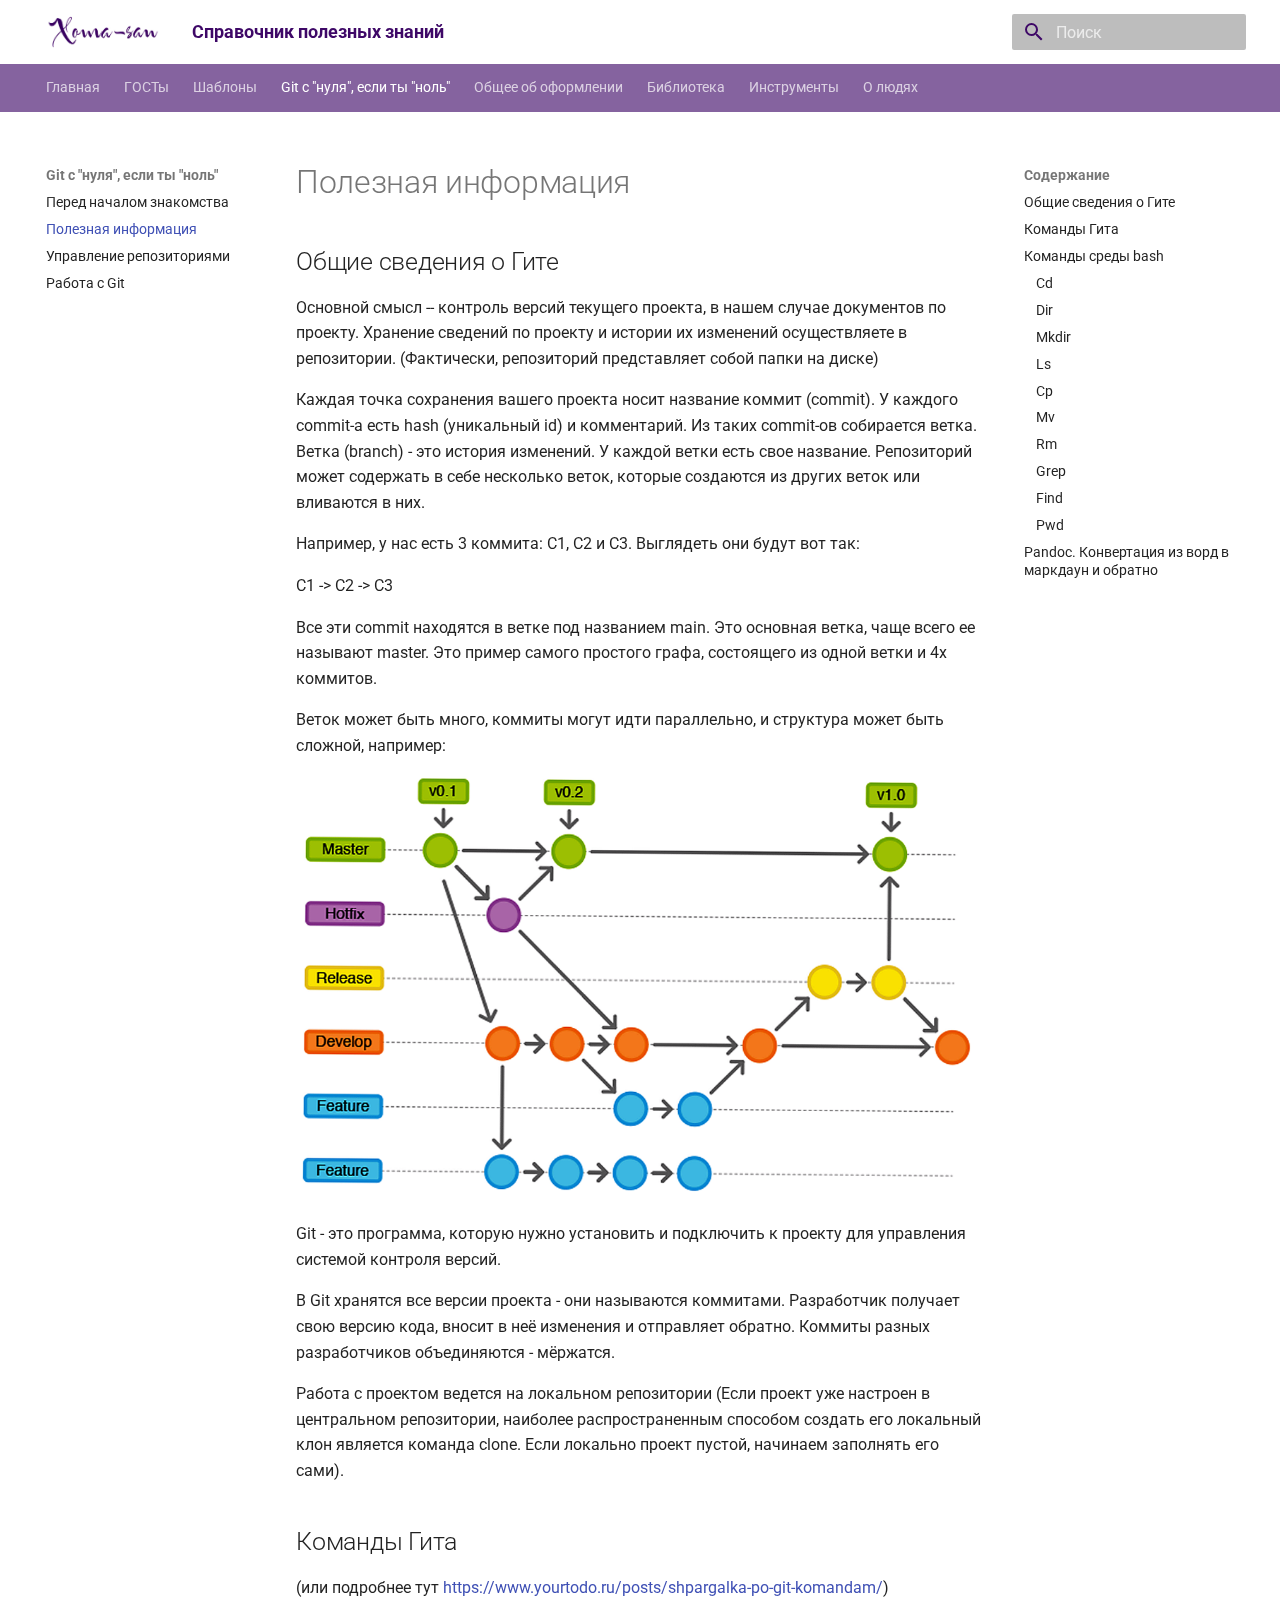
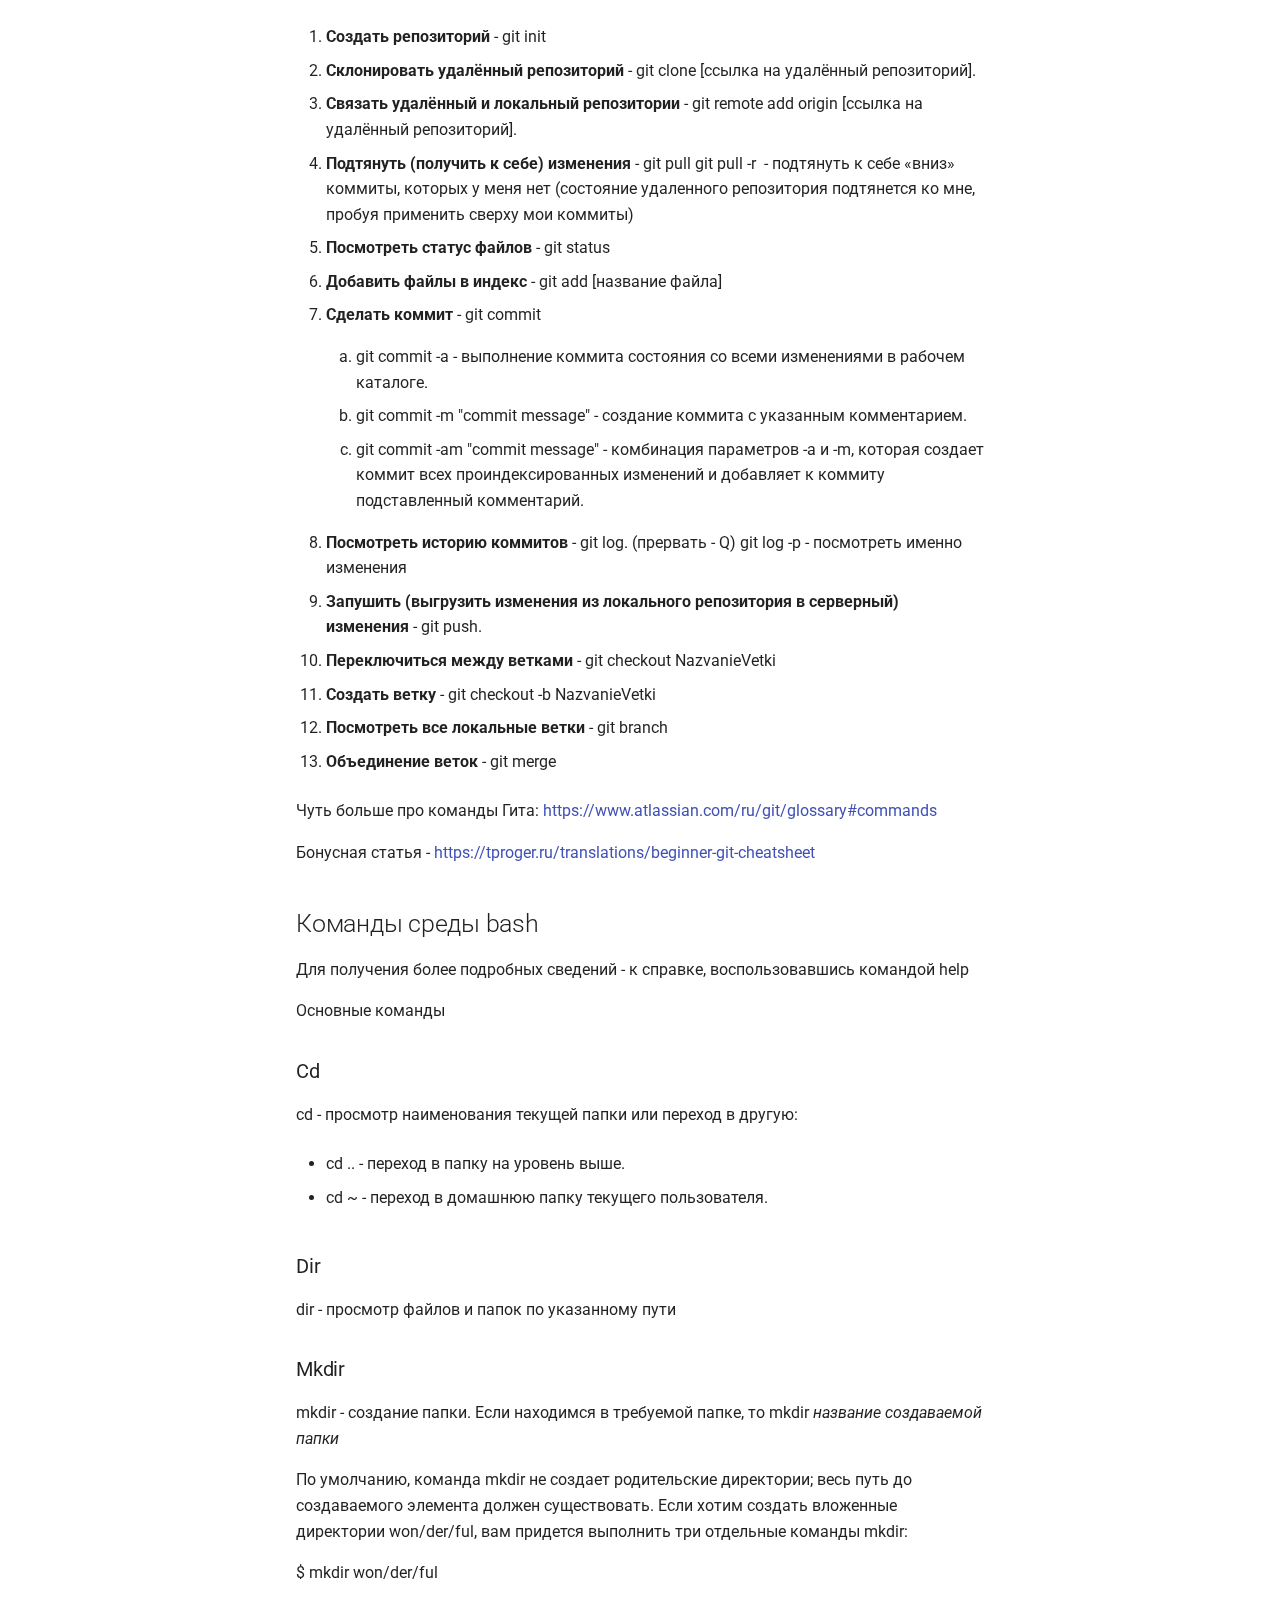
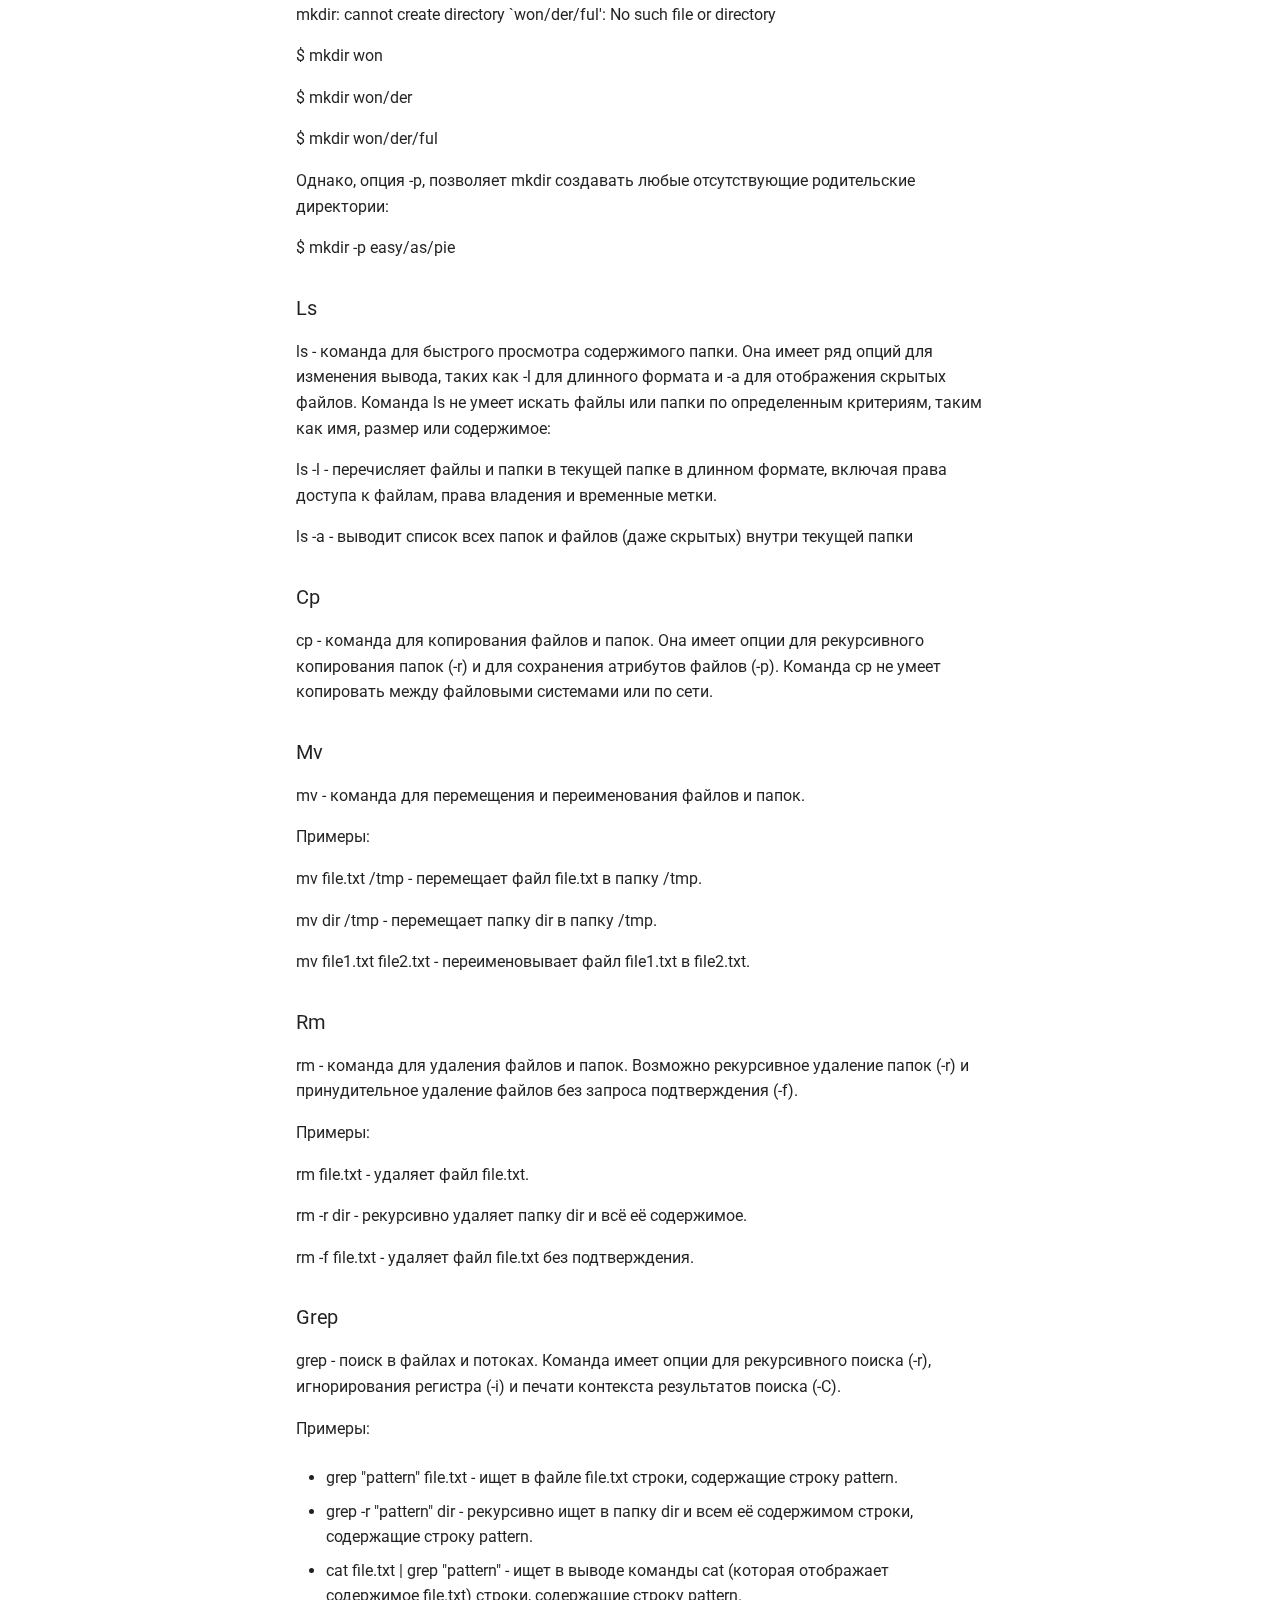
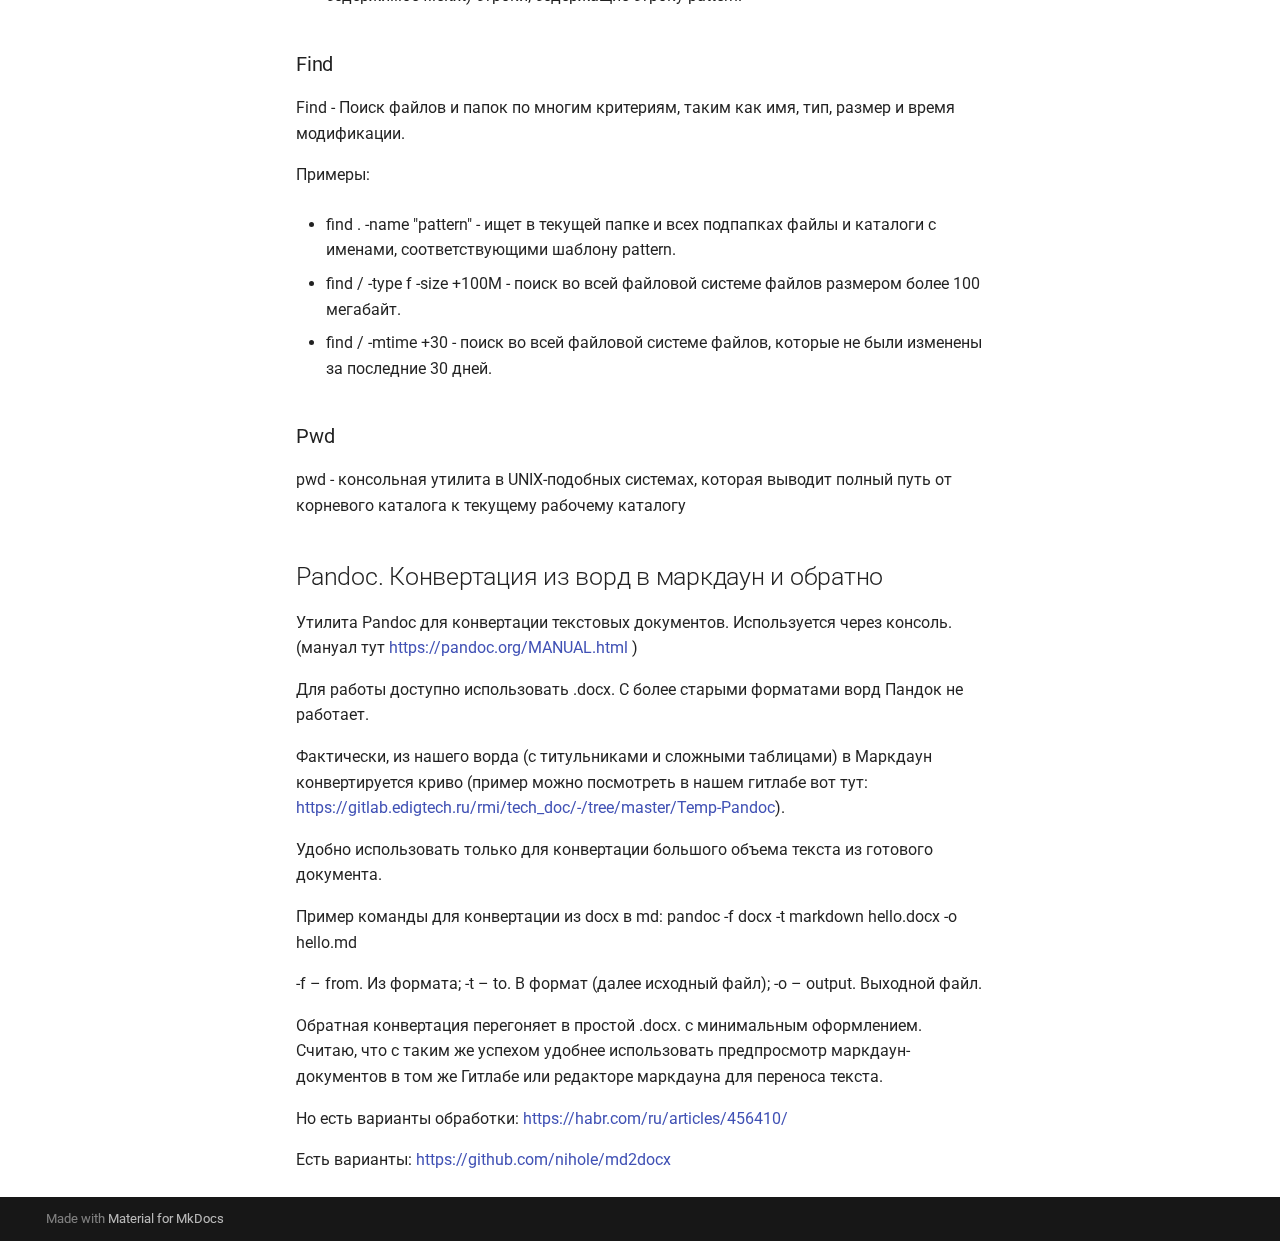
<file: git/Git-help-sprav/index.html>
<!doctype html>
<html lang="ru" class="no-js">
  <head>
    
      <meta charset="utf-8">
      <meta name="viewport" content="width=device-width,initial-scale=1">
      
      
      
      
        <link rel="prev" href="../Git-help-do/">
      
      
        <link rel="next" href="../Git-help-rep/">
      
      
      <link rel="icon" href="../../logo_fav.jpg">
      <meta name="generator" content="mkdocs-1.6.0, mkdocs-material-9.5.27">
    
    
      
        <title>Полезная информация - Справочник полезных знаний</title>
      
    
    
      <link rel="stylesheet" href="../../assets/stylesheets/main.6543a935.min.css">
      
      


    
    
      
    
    
      
        
        
        <link rel="preconnect" href="https://fonts.gstatic.com" crossorigin>
        <link rel="stylesheet" href="https://fonts.googleapis.com/css?family=Roboto:300,300i,400,400i,700,700i%7CRoboto+Mono:400,400i,700,700i&display=fallback">
        <style>:root{--md-text-font:"Roboto";--md-code-font:"Roboto Mono"}</style>
      
    
    
      <link rel="stylesheet" href="../../material-styles.css">
    
    <script>__md_scope=new URL("../..",location),__md_hash=e=>[...e].reduce((e,_)=>(e<<5)-e+_.charCodeAt(0),0),__md_get=(e,_=localStorage,t=__md_scope)=>JSON.parse(_.getItem(t.pathname+"."+e)),__md_set=(e,_,t=localStorage,a=__md_scope)=>{try{t.setItem(a.pathname+"."+e,JSON.stringify(_))}catch(e){}}</script>
    
      

    
    
    
  </head>
  
  
    <body dir="ltr">
  
    
    <input class="md-toggle" data-md-toggle="drawer" type="checkbox" id="__drawer" autocomplete="off">
    <input class="md-toggle" data-md-toggle="search" type="checkbox" id="__search" autocomplete="off">
    <label class="md-overlay" for="__drawer"></label>
    <div data-md-component="skip">
      
        
        <a href="#_1" class="md-skip">
          Перейти к содержанию
        </a>
      
    </div>
    <div data-md-component="announce">
      
    </div>
    
    
      

<header class="md-header" data-md-component="header">
  <nav class="md-header__inner md-grid" aria-label="Верхний колонтитул">
    <a href="../.." title="Справочник полезных знаний" class="md-header__button md-logo" aria-label="Справочник полезных знаний" data-md-component="logo">
      
  <img src="../../logo_big3-1.jpg" alt="logo">

    </a>
    <label class="md-header__button md-icon" for="__drawer">
      
      <svg xmlns="http://www.w3.org/2000/svg" viewBox="0 0 24 24"><path d="M3 6h18v2H3V6m0 5h18v2H3v-2m0 5h18v2H3v-2Z"/></svg>
    </label>
    <div class="md-header__title" data-md-component="header-title">
      <div class="md-header__ellipsis">
        <div class="md-header__topic">
          <span class="md-ellipsis">
            Справочник полезных знаний
          </span>
        </div>
        <div class="md-header__topic" data-md-component="header-topic">
          <span class="md-ellipsis">
            
              Полезная информация
            
          </span>
        </div>
      </div>
    </div>
    
    
      <script>var media,input,key,value,palette=__md_get("__palette");if(palette&&palette.color){"(prefers-color-scheme)"===palette.color.media&&(media=matchMedia("(prefers-color-scheme: light)"),input=document.querySelector(media.matches?"[data-md-color-media='(prefers-color-scheme: light)']":"[data-md-color-media='(prefers-color-scheme: dark)']"),palette.color.media=input.getAttribute("data-md-color-media"),palette.color.scheme=input.getAttribute("data-md-color-scheme"),palette.color.primary=input.getAttribute("data-md-color-primary"),palette.color.accent=input.getAttribute("data-md-color-accent"));for([key,value]of Object.entries(palette.color))document.body.setAttribute("data-md-color-"+key,value)}</script>
    
    
    
      <label class="md-header__button md-icon" for="__search">
        
        <svg xmlns="http://www.w3.org/2000/svg" viewBox="0 0 24 24"><path d="M9.5 3A6.5 6.5 0 0 1 16 9.5c0 1.61-.59 3.09-1.56 4.23l.27.27h.79l5 5-1.5 1.5-5-5v-.79l-.27-.27A6.516 6.516 0 0 1 9.5 16 6.5 6.5 0 0 1 3 9.5 6.5 6.5 0 0 1 9.5 3m0 2C7 5 5 7 5 9.5S7 14 9.5 14 14 12 14 9.5 12 5 9.5 5Z"/></svg>
      </label>
      <div class="md-search" data-md-component="search" role="dialog">
  <label class="md-search__overlay" for="__search"></label>
  <div class="md-search__inner" role="search">
    <form class="md-search__form" name="search">
      <input type="text" class="md-search__input" name="query" aria-label="Поиск" placeholder="Поиск" autocapitalize="off" autocorrect="off" autocomplete="off" spellcheck="false" data-md-component="search-query" required>
      <label class="md-search__icon md-icon" for="__search">
        
        <svg xmlns="http://www.w3.org/2000/svg" viewBox="0 0 24 24"><path d="M9.5 3A6.5 6.5 0 0 1 16 9.5c0 1.61-.59 3.09-1.56 4.23l.27.27h.79l5 5-1.5 1.5-5-5v-.79l-.27-.27A6.516 6.516 0 0 1 9.5 16 6.5 6.5 0 0 1 3 9.5 6.5 6.5 0 0 1 9.5 3m0 2C7 5 5 7 5 9.5S7 14 9.5 14 14 12 14 9.5 12 5 9.5 5Z"/></svg>
        
        <svg xmlns="http://www.w3.org/2000/svg" viewBox="0 0 24 24"><path d="M20 11v2H8l5.5 5.5-1.42 1.42L4.16 12l7.92-7.92L13.5 5.5 8 11h12Z"/></svg>
      </label>
      <nav class="md-search__options" aria-label="Поиск">
        
        <button type="reset" class="md-search__icon md-icon" title="Очистить" aria-label="Очистить" tabindex="-1">
          
          <svg xmlns="http://www.w3.org/2000/svg" viewBox="0 0 24 24"><path d="M19 6.41 17.59 5 12 10.59 6.41 5 5 6.41 10.59 12 5 17.59 6.41 19 12 13.41 17.59 19 19 17.59 13.41 12 19 6.41Z"/></svg>
        </button>
      </nav>
      
    </form>
    <div class="md-search__output">
      <div class="md-search__scrollwrap" tabindex="0" data-md-scrollfix>
        <div class="md-search-result" data-md-component="search-result">
          <div class="md-search-result__meta">
            Инициализация поиска
          </div>
          <ol class="md-search-result__list" role="presentation"></ol>
        </div>
      </div>
    </div>
  </div>
</div>
    
    
  </nav>
  
</header>
    
    <div class="md-container" data-md-component="container">
      
      
        
          
            
<nav class="md-tabs" aria-label="Вкладки" data-md-component="tabs">
  <div class="md-grid">
    <ul class="md-tabs__list">
      
        
  
  
  
    <li class="md-tabs__item">
      <a href="../.." class="md-tabs__link">
        
  
    
  
  Главная

      </a>
    </li>
  

      
        
  
  
  
    <li class="md-tabs__item">
      <a href="../../GOST/" class="md-tabs__link">
        
  
    
  
  ГОСТы

      </a>
    </li>
  

      
        
  
  
  
    
    
      <li class="md-tabs__item">
        <a href="../../Opisanie-primenenia/" class="md-tabs__link">
          
  
  Шаблоны

        </a>
      </li>
    
  

      
        
  
  
    
  
  
    
    
      <li class="md-tabs__item md-tabs__item--active">
        <a href="../Git-help-do/" class="md-tabs__link">
          
  
  Git с "нуля", если ты "ноль"

        </a>
      </li>
    
  

      
        
  
  
  
    <li class="md-tabs__item">
      <a href="../../Useful/" class="md-tabs__link">
        
  
    
  
  Общее об оформлении

      </a>
    </li>
  

      
        
  
  
  
    <li class="md-tabs__item">
      <a href="../../libs/" class="md-tabs__link">
        
  
    
  
  Библиотека

      </a>
    </li>
  

      
        
  
  
  
    <li class="md-tabs__item">
      <a href="../../Tools/" class="md-tabs__link">
        
  
    
  
  Инструменты

      </a>
    </li>
  

      
        
  
  
  
    <li class="md-tabs__item">
      <a href="../../about/" class="md-tabs__link">
        
  
    
  
  О людях

      </a>
    </li>
  

      
    </ul>
  </div>
</nav>
          
        
      
      <main class="md-main" data-md-component="main">
        <div class="md-main__inner md-grid">
          
            
              
              <div class="md-sidebar md-sidebar--primary" data-md-component="sidebar" data-md-type="navigation" >
                <div class="md-sidebar__scrollwrap">
                  <div class="md-sidebar__inner">
                    


  


<nav class="md-nav md-nav--primary md-nav--lifted" aria-label="Навигация" data-md-level="0">
  <label class="md-nav__title" for="__drawer">
    <a href="../.." title="Справочник полезных знаний" class="md-nav__button md-logo" aria-label="Справочник полезных знаний" data-md-component="logo">
      
  <img src="../../logo_big3-1.jpg" alt="logo">

    </a>
    Справочник полезных знаний
  </label>
  
  <ul class="md-nav__list" data-md-scrollfix>
    
      
      
  
  
  
  
    <li class="md-nav__item">
      <a href="../.." class="md-nav__link">
        
  
  <span class="md-ellipsis">
    Главная
  </span>
  

      </a>
    </li>
  

    
      
      
  
  
  
  
    <li class="md-nav__item">
      <a href="../../GOST/" class="md-nav__link">
        
  
  <span class="md-ellipsis">
    ГОСТы
  </span>
  

      </a>
    </li>
  

    
      
      
  
  
  
  
    
    
    
      
      
    
    
    <li class="md-nav__item md-nav__item--nested">
      
        
        
        <input class="md-nav__toggle md-toggle " type="checkbox" id="__nav_3" >
        
          
          <label class="md-nav__link" for="__nav_3" id="__nav_3_label" tabindex="0">
            
  
  <span class="md-ellipsis">
    Шаблоны
  </span>
  

            <span class="md-nav__icon md-icon"></span>
          </label>
        
        <nav class="md-nav" data-md-level="1" aria-labelledby="__nav_3_label" aria-expanded="false">
          <label class="md-nav__title" for="__nav_3">
            <span class="md-nav__icon md-icon"></span>
            Шаблоны
          </label>
          <ul class="md-nav__list" data-md-scrollfix>
            
              
                
  
  
  
  
    <li class="md-nav__item">
      <a href="../../Opisanie-primenenia/" class="md-nav__link">
        
  
  <span class="md-ellipsis">
    Описание применения
  </span>
  

      </a>
    </li>
  

              
            
              
                
  
  
  
  
    <li class="md-nav__item">
      <a href="../../Opisanie-programmi/" class="md-nav__link">
        
  
  <span class="md-ellipsis">
    Описание программы
  </span>
  

      </a>
    </li>
  

              
            
              
                
  
  
  
  
    <li class="md-nav__item">
      <a href="../../Formular/" class="md-nav__link">
        
  
  <span class="md-ellipsis">
    Формуляр
  </span>
  

      </a>
    </li>
  

              
            
          </ul>
        </nav>
      
    </li>
  

    
      
      
  
  
    
  
  
  
    
    
    
      
        
        
      
      
    
    
    <li class="md-nav__item md-nav__item--active md-nav__item--section md-nav__item--nested">
      
        
        
        <input class="md-nav__toggle md-toggle " type="checkbox" id="__nav_4" checked>
        
          
          <label class="md-nav__link" for="__nav_4" id="__nav_4_label" tabindex="">
            
  
  <span class="md-ellipsis">
    Git с "нуля", если ты "ноль"
  </span>
  

            <span class="md-nav__icon md-icon"></span>
          </label>
        
        <nav class="md-nav" data-md-level="1" aria-labelledby="__nav_4_label" aria-expanded="true">
          <label class="md-nav__title" for="__nav_4">
            <span class="md-nav__icon md-icon"></span>
            Git с "нуля", если ты "ноль"
          </label>
          <ul class="md-nav__list" data-md-scrollfix>
            
              
                
  
  
  
  
    <li class="md-nav__item">
      <a href="../Git-help-do/" class="md-nav__link">
        
  
  <span class="md-ellipsis">
    Перед началом знакомства
  </span>
  

      </a>
    </li>
  

              
            
              
                
  
  
    
  
  
  
    <li class="md-nav__item md-nav__item--active">
      
      <input class="md-nav__toggle md-toggle" type="checkbox" id="__toc">
      
      
        
      
      
        <label class="md-nav__link md-nav__link--active" for="__toc">
          
  
  <span class="md-ellipsis">
    Полезная информация
  </span>
  

          <span class="md-nav__icon md-icon"></span>
        </label>
      
      <a href="./" class="md-nav__link md-nav__link--active">
        
  
  <span class="md-ellipsis">
    Полезная информация
  </span>
  

      </a>
      
        

<nav class="md-nav md-nav--secondary" aria-label="Содержание">
  
  
  
    
  
  
    <label class="md-nav__title" for="__toc">
      <span class="md-nav__icon md-icon"></span>
      Содержание
    </label>
    <ul class="md-nav__list" data-md-component="toc" data-md-scrollfix>
      
        <li class="md-nav__item">
  <a href="#_2" class="md-nav__link">
    <span class="md-ellipsis">
      Общие сведения о Гите
    </span>
  </a>
  
</li>
      
        <li class="md-nav__item">
  <a href="#_3" class="md-nav__link">
    <span class="md-ellipsis">
      Команды Гита
    </span>
  </a>
  
</li>
      
        <li class="md-nav__item">
  <a href="#bash" class="md-nav__link">
    <span class="md-ellipsis">
      Команды среды bash
    </span>
  </a>
  
    <nav class="md-nav" aria-label="Команды среды bash">
      <ul class="md-nav__list">
        
          <li class="md-nav__item">
  <a href="#d" class="md-nav__link">
    <span class="md-ellipsis">
      Сd
    </span>
  </a>
  
</li>
        
          <li class="md-nav__item">
  <a href="#dir" class="md-nav__link">
    <span class="md-ellipsis">
      Dir
    </span>
  </a>
  
</li>
        
          <li class="md-nav__item">
  <a href="#mkdir" class="md-nav__link">
    <span class="md-ellipsis">
      Mkdir
    </span>
  </a>
  
</li>
        
          <li class="md-nav__item">
  <a href="#ls" class="md-nav__link">
    <span class="md-ellipsis">
      Ls
    </span>
  </a>
  
</li>
        
          <li class="md-nav__item">
  <a href="#cp" class="md-nav__link">
    <span class="md-ellipsis">
      Cp
    </span>
  </a>
  
</li>
        
          <li class="md-nav__item">
  <a href="#mv" class="md-nav__link">
    <span class="md-ellipsis">
      Mv
    </span>
  </a>
  
</li>
        
          <li class="md-nav__item">
  <a href="#rm" class="md-nav__link">
    <span class="md-ellipsis">
      Rm
    </span>
  </a>
  
</li>
        
          <li class="md-nav__item">
  <a href="#grep" class="md-nav__link">
    <span class="md-ellipsis">
      Grep
    </span>
  </a>
  
</li>
        
          <li class="md-nav__item">
  <a href="#find" class="md-nav__link">
    <span class="md-ellipsis">
      Find
    </span>
  </a>
  
</li>
        
          <li class="md-nav__item">
  <a href="#pwd" class="md-nav__link">
    <span class="md-ellipsis">
      Pwd
    </span>
  </a>
  
</li>
        
      </ul>
    </nav>
  
</li>
      
        <li class="md-nav__item">
  <a href="#pandoc" class="md-nav__link">
    <span class="md-ellipsis">
      Pandoc. Конвертация из ворд в маркдаун и обратно
    </span>
  </a>
  
</li>
      
    </ul>
  
</nav>
      
    </li>
  

              
            
              
                
  
  
  
  
    <li class="md-nav__item">
      <a href="../Git-help-rep/" class="md-nav__link">
        
  
  <span class="md-ellipsis">
    Управление репозиториями
  </span>
  

      </a>
    </li>
  

              
            
              
                
  
  
  
  
    <li class="md-nav__item">
      <a href="../Git-help-rab/" class="md-nav__link">
        
  
  <span class="md-ellipsis">
    Работа с Git
  </span>
  

      </a>
    </li>
  

              
            
          </ul>
        </nav>
      
    </li>
  

    
      
      
  
  
  
  
    <li class="md-nav__item">
      <a href="../../Useful/" class="md-nav__link">
        
  
  <span class="md-ellipsis">
    Общее об оформлении
  </span>
  

      </a>
    </li>
  

    
      
      
  
  
  
  
    <li class="md-nav__item">
      <a href="../../libs/" class="md-nav__link">
        
  
  <span class="md-ellipsis">
    Библиотека
  </span>
  

      </a>
    </li>
  

    
      
      
  
  
  
  
    <li class="md-nav__item">
      <a href="../../Tools/" class="md-nav__link">
        
  
  <span class="md-ellipsis">
    Инструменты
  </span>
  

      </a>
    </li>
  

    
      
      
  
  
  
  
    <li class="md-nav__item">
      <a href="../../about/" class="md-nav__link">
        
  
  <span class="md-ellipsis">
    О людях
  </span>
  

      </a>
    </li>
  

    
  </ul>
</nav>
                  </div>
                </div>
              </div>
            
            
              
              <div class="md-sidebar md-sidebar--secondary" data-md-component="sidebar" data-md-type="toc" >
                <div class="md-sidebar__scrollwrap">
                  <div class="md-sidebar__inner">
                    

<nav class="md-nav md-nav--secondary" aria-label="Содержание">
  
  
  
    
  
  
    <label class="md-nav__title" for="__toc">
      <span class="md-nav__icon md-icon"></span>
      Содержание
    </label>
    <ul class="md-nav__list" data-md-component="toc" data-md-scrollfix>
      
        <li class="md-nav__item">
  <a href="#_2" class="md-nav__link">
    <span class="md-ellipsis">
      Общие сведения о Гите
    </span>
  </a>
  
</li>
      
        <li class="md-nav__item">
  <a href="#_3" class="md-nav__link">
    <span class="md-ellipsis">
      Команды Гита
    </span>
  </a>
  
</li>
      
        <li class="md-nav__item">
  <a href="#bash" class="md-nav__link">
    <span class="md-ellipsis">
      Команды среды bash
    </span>
  </a>
  
    <nav class="md-nav" aria-label="Команды среды bash">
      <ul class="md-nav__list">
        
          <li class="md-nav__item">
  <a href="#d" class="md-nav__link">
    <span class="md-ellipsis">
      Сd
    </span>
  </a>
  
</li>
        
          <li class="md-nav__item">
  <a href="#dir" class="md-nav__link">
    <span class="md-ellipsis">
      Dir
    </span>
  </a>
  
</li>
        
          <li class="md-nav__item">
  <a href="#mkdir" class="md-nav__link">
    <span class="md-ellipsis">
      Mkdir
    </span>
  </a>
  
</li>
        
          <li class="md-nav__item">
  <a href="#ls" class="md-nav__link">
    <span class="md-ellipsis">
      Ls
    </span>
  </a>
  
</li>
        
          <li class="md-nav__item">
  <a href="#cp" class="md-nav__link">
    <span class="md-ellipsis">
      Cp
    </span>
  </a>
  
</li>
        
          <li class="md-nav__item">
  <a href="#mv" class="md-nav__link">
    <span class="md-ellipsis">
      Mv
    </span>
  </a>
  
</li>
        
          <li class="md-nav__item">
  <a href="#rm" class="md-nav__link">
    <span class="md-ellipsis">
      Rm
    </span>
  </a>
  
</li>
        
          <li class="md-nav__item">
  <a href="#grep" class="md-nav__link">
    <span class="md-ellipsis">
      Grep
    </span>
  </a>
  
</li>
        
          <li class="md-nav__item">
  <a href="#find" class="md-nav__link">
    <span class="md-ellipsis">
      Find
    </span>
  </a>
  
</li>
        
          <li class="md-nav__item">
  <a href="#pwd" class="md-nav__link">
    <span class="md-ellipsis">
      Pwd
    </span>
  </a>
  
</li>
        
      </ul>
    </nav>
  
</li>
      
        <li class="md-nav__item">
  <a href="#pandoc" class="md-nav__link">
    <span class="md-ellipsis">
      Pandoc. Конвертация из ворд в маркдаун и обратно
    </span>
  </a>
  
</li>
      
    </ul>
  
</nav>
                  </div>
                </div>
              </div>
            
          
          
            <div class="md-content" data-md-component="content">
              <article class="md-content__inner md-typeset">
                
                  


<h1 id="_1">Полезная информация</h1>
<h2 id="_2">Общие сведения о Гите</h2>
<p>Основной смысл -- контроль версий текущего проекта, в нашем случае
документов по проекту. Хранение сведений по проекту и истории их
изменений осуществляете в репозитории. (Фактически, репозиторий
представляет собой папки на диске)</p>
<p>Каждая точка сохранения вашего проекта носит название коммит (commit). У
каждого commit-a есть hash (уникальный id) и комментарий. Из таких
commit-ов собирается ветка. Ветка (branch) - это история изменений. У
каждой ветки есть свое название. Репозиторий может содержать в себе
несколько веток, которые создаются из других веток или вливаются в них.</p>
<p>Например, у нас есть 3 коммита: С1, С2 и С3. Выглядеть они будут вот
так:</p>
<p>С1 -&gt; С2 -&gt; С3 </p>
<p>Все эти commit находятся в ветке под названием main. Это основная ветка,
чаще всего ее называют master. Это пример самого простого графа,
состоящего из одной ветки и 4х коммитов.</p>
<p>Веток может быть много, коммиты могут идти параллельно, и структура
может быть сложной, например:</p>
<p><img alt="Пример ветвления" src="../image-git-1.png" /></p>
<p>Git - это программа, которую нужно установить и подключить к проекту
для управления системой контроля версий.</p>
<p>В Git хранятся все версии проекта - они называются коммитами.
Разработчик получает свою версию кода, вносит в неё изменения и
отправляет обратно. Коммиты разных разработчиков объединяются -
мёржатся.</p>
<p>Работа с проектом ведется на локальном репозитории (Если проект уже
настроен в центральном репозитории, наиболее распространенным способом
создать его локальный клон является команда clone. Если локально проект
пустой, начинаем заполнять его сами).</p>
<h2 id="_3">Команды Гита</h2>
<p>(или подробнее
тут <a href="https://www.yourtodo.ru/posts/shpargalka-po-git-komandam/">https://www.yourtodo.ru/posts/shpargalka-po-git-komandam/</a>)</p>
<ol>
<li>
<p><strong>Создать репозиторий</strong> - git init</p>
</li>
<li>
<p><strong>Склонировать удалённый репозиторий</strong> - git clone [ссылка на
    удалённый репозиторий].</p>
</li>
<li>
<p><strong>Связать удалённый и локальный репозитории</strong> - git remote add
    origin [ссылка на удалённый репозиторий].</p>
</li>
<li>
<p><strong>Подтянуть (получить к себе) изменения</strong> - git pull 
    git pull -r  - подтянуть к себе «вниз» коммиты, которых у меня нет
    (состояние удаленного репозитория подтянется ко мне, пробуя
    применить сверху мои коммиты)</p>
</li>
<li>
<p><strong>Посмотреть статус файлов</strong> - git status</p>
</li>
<li>
<p><strong>Добавить файлы в индекс</strong> - git add [название файла]</p>
</li>
<li>
<p><strong>Сделать коммит</strong> - git commit</p>
<ol>
<li>
<p>git commit -a - выполнение коммита состояния со всеми
    изменениями в рабочем каталоге.</p>
</li>
<li>
<p>git commit -m "commit message" - создание коммита с
    указанным комментарием.</p>
</li>
<li>
<p>git commit -am "commit message" - комбинация параметров -a и
    -m, которая создает коммит всех проиндексированных изменений и
    добавляет к коммиту подставленный комментарий.</p>
</li>
</ol>
</li>
<li>
<p><strong>Посмотреть историю коммитов</strong> - git log. (прервать - Q)
    git log -р - посмотреть именно изменения</p>
</li>
<li>
<p><strong>Запушить (выгрузить изменения из локального репозитория в
    серверный) изменения</strong> - git push.</p>
</li>
<li>
<p><strong>Переключиться между ветками</strong> - git checkout NazvanieVetki</p>
</li>
<li>
<p><strong>Создать ветку</strong> - git checkout -b NazvanieVetki</p>
</li>
<li>
<p><strong>Посмотреть все локальные ветки</strong> - git branch</p>
</li>
<li>
<p><strong>Объединение веток</strong> - git merge</p>
</li>
</ol>
<p>Чуть больше про команды Гита:
<a href="https://www.atlassian.com/ru/git/glossary#commands">https://www.atlassian.com/ru/git/glossary#commands</a></p>
<p>Бонусная статья -
<a href="https://tproger.ru/translations/beginner-git-cheatsheet">https://tproger.ru/translations/beginner-git-cheatsheet</a></p>
<h2 id="bash">Команды среды bash</h2>
<p>Для получения более подробных сведений - к справке, воспользовавшись
командой help</p>
<p>Основные команды</p>
<h3 id="d">Сd</h3>
<p>cd - просмотр наименования текущей папки или переход в другую:</p>
<ul>
<li>
<p>cd .. - переход в папку на уровень выше.</p>
</li>
<li>
<p>cd ~ - переход в домашнюю папку текущего пользователя.</p>
</li>
</ul>
<h3 id="dir">Dir</h3>
<p>dir - просмотр файлов и папок по указанному пути</p>
<h3 id="mkdir">Mkdir</h3>
<p>mkdir - создание папки. Если находимся в требуемой папке, то mkdir
<em>название создаваемой папки</em></p>
<p>По умолчанию, команда mkdir не создает родительские директории; весь
путь до создаваемого элемента должен существовать. Если хотим создать
вложенные директории won/der/ful, вам придется выполнить три отдельные
команды mkdir:</p>
<p>$ mkdir won/der/ful</p>
<p>mkdir: cannot create directory `won/der/ful': No such file or
directory</p>
<p>$ mkdir won</p>
<p>$ mkdir won/der</p>
<p>$ mkdir won/der/ful</p>
<p>Однако, опция -p, позволяет mkdir создавать любые отсутствующие
родительские директории:</p>
<p>$ mkdir -p easy/as/pie</p>
<h3 id="ls">Ls</h3>
<p>ls - команда для быстрого просмотра содержимого папки. Она имеет ряд
опций для изменения вывода, таких как -l для длинного формата и -a для
отображения скрытых файлов. Команда ls не умеет искать файлы или папки
по определенным критериям, таким как имя, размер или содержимое:</p>
<p>ls -l - перечисляет файлы и папки в текущей папке в длинном формате,
включая права доступа к файлам, права владения и временные метки.</p>
<p>ls -a - выводит список всех папок и файлов (даже скрытых) внутри
текущей папки</p>
<h3 id="cp">Cp</h3>
<p>cp - команда для копирования файлов и папок. Она имеет опции для
рекурсивного копирования папок (-r) и для сохранения атрибутов файлов
(-p). Команда cp не умеет копировать между файловыми системами или по
сети.</p>
<h3 id="mv">Mv</h3>
<p>mv - команда для перемещения и переименования файлов и папок.</p>
<p>Примеры:</p>
<p>mv file.txt /tmp - перемещает файл file.txt в папку /tmp.</p>
<p>mv dir /tmp - перемещает папку dir в папку /tmp.</p>
<p>mv file1.txt file2.txt - переименовывает файл file1.txt в file2.txt.</p>
<h3 id="rm">Rm</h3>
<p>rm - команда для удаления файлов и папок. Возможно рекурсивное
удаление папок (-r) и принудительное удаление файлов без запроса
подтверждения (-f).</p>
<p>Примеры:</p>
<p>rm file.txt - удаляет файл file.txt.</p>
<p>rm -r dir - рекурсивно удаляет папку dir и всё её содержимое.</p>
<p>rm -f file.txt - удаляет файл file.txt без подтверждения.</p>
<h3 id="grep">Grep</h3>
<p>grep - поиск в файлах и потоках. Команда имеет опции для рекурсивного
поиска (-r), игнорирования регистра (-i) и печати контекста результатов
поиска (-C).</p>
<p>Примеры:</p>
<ul>
<li>
<p>grep "pattern" file.txt - ищет в файле file.txt строки,
    содержащие строку pattern.</p>
</li>
<li>
<p>grep -r "pattern" dir - рекурсивно ищет в папку dir и всем
    её содержимом строки, содержащие строку pattern.</p>
</li>
<li>
<p>cat file.txt | grep "pattern" - ищет в выводе
    команды cat (которая отображает содержимое file.txt) строки,
    содержащие строку pattern.</p>
</li>
</ul>
<h3 id="find">Find</h3>
<p>Find - Поиск файлов и папок по многим критериям, таким как имя, тип,
размер и время модификации.</p>
<p>Примеры:</p>
<ul>
<li>
<p>find . -name "pattern" - ищет в текущей папке и всех подпапках
    файлы и каталоги с именами, соответствующими шаблону pattern.</p>
</li>
<li>
<p>find / -type f -size +100M - поиск во всей файловой системе файлов
    размером более 100 мегабайт.</p>
</li>
<li>
<p>find / -mtime +30 - поиск во всей файловой системе файлов, которые
    не были изменены за последние 30 дней.</p>
</li>
</ul>
<h3 id="pwd">Pwd</h3>
<p>pwd - консольная утилита в UNIX-подобных системах, которая выводит
полный путь от корневого каталога к текущему рабочему каталогу</p>
<h2 id="pandoc">Pandoc. Конвертация из ворд в маркдаун и обратно</h2>
<p>Утилита Pandoc для конвертации текстовых документов. Используется через
консоль. (мануал тут <a href="https://pandoc.org/MANUAL.html">https://pandoc.org/MANUAL.html</a> )</p>
<p>Для работы доступно использовать .docx. С более старыми форматами ворд
Пандок не работает.</p>
<p>Фактически, из нашего ворда (с титульниками и сложными таблицами) в
Маркдаун конвертируется криво (пример можно посмотреть в нашем гитлабе
вот тут:
<a href="https://gitlab.edigtech.ru/rmi/tech_doc/-/tree/master/Temp-Pandoc">https://gitlab.edigtech.ru/rmi/tech_doc/-/tree/master/Temp-Pandoc</a>).</p>
<p>Удобно использовать только для конвертации большого объема текста из
готового документа.</p>
<p>Пример команды для конвертации из docx в md:
pandoc -f docx -t markdown hello.docx -o hello.md</p>
<p>-f – from. Из формата;
-t – to. В формат (далее исходный файл);
-o – output. Выходной файл.</p>
<p>Обратная конвертация перегоняет в простой .docx. с минимальным
оформлением. Считаю, что с таким же успехом удобнее использовать
предпросмотр маркдаун-документов в том же Гитлабе или редакторе
маркдауна для переноса текста.</p>
<p>Но есть варианты обработки: <a href="https://habr.com/ru/articles/456410/">https://habr.com/ru/articles/456410/</a></p>
<p>Есть варианты: <a href="https://github.com/nihole/md2docx">https://github.com/nihole/md2docx</a></p>












                
              </article>
            </div>
          
          
<script>var target=document.getElementById(location.hash.slice(1));target&&target.name&&(target.checked=target.name.startsWith("__tabbed_"))</script>
        </div>
        
      </main>
      
        <footer class="md-footer">
  
  <div class="md-footer-meta md-typeset">
    <div class="md-footer-meta__inner md-grid">
      <div class="md-copyright">
  
  
    Made with
    <a href="https://squidfunk.github.io/mkdocs-material/" target="_blank" rel="noopener">
      Material for MkDocs
    </a>
  
</div>
      
    </div>
  </div>
</footer>
      
    </div>
    <div class="md-dialog" data-md-component="dialog">
      <div class="md-dialog__inner md-typeset"></div>
    </div>
    
    
    <script id="__config" type="application/json">{"base": "../..", "features": ["navigation.tabs"], "search": "../../assets/javascripts/workers/search.b8dbb3d2.min.js", "translations": {"clipboard.copied": "\u0421\u043a\u043e\u043f\u0438\u0440\u043e\u0432\u0430\u043d\u043e \u0432 \u0431\u0443\u0444\u0435\u0440", "clipboard.copy": "\u041a\u043e\u043f\u0438\u0440\u043e\u0432\u0430\u0442\u044c \u0432 \u0431\u0443\u0444\u0435\u0440", "search.result.more.one": "\u0415\u0449\u0451 1 \u043d\u0430 \u044d\u0442\u043e\u0439 \u0441\u0442\u0440\u0430\u043d\u0438\u0446\u0435", "search.result.more.other": "\u0415\u0449\u0451 # \u043d\u0430 \u044d\u0442\u043e\u0439 \u0441\u0442\u0440\u0430\u043d\u0438\u0446\u0435", "search.result.none": "\u0421\u043e\u0432\u043f\u0430\u0434\u0435\u043d\u0438\u0439 \u043d\u0435 \u043d\u0430\u0439\u0434\u0435\u043d\u043e", "search.result.one": "\u041d\u0430\u0439\u0434\u0435\u043d\u043e 1 \u0441\u043e\u0432\u043f\u0430\u0434\u0435\u043d\u0438\u0435", "search.result.other": "\u041d\u0430\u0439\u0434\u0435\u043d\u043e \u0441\u043e\u0432\u043f\u0430\u0434\u0435\u043d\u0438\u0439: #", "search.result.placeholder": "\u041d\u0430\u0447\u043d\u0438\u0442\u0435 \u043f\u0435\u0447\u0430\u0442\u0430\u0442\u044c \u0434\u043b\u044f \u043f\u043e\u0438\u0441\u043a\u0430", "search.result.term.missing": "\u041e\u0442\u0441\u0443\u0442\u0441\u0442\u0432\u0443\u0435\u0442", "select.version": "\u0412\u044b\u0431\u0435\u0440\u0438\u0442\u0435 \u0432\u0435\u0440\u0441\u0438\u044e"}}</script>
    
    
      <script src="../../assets/javascripts/bundle.ad660dcc.min.js"></script>
      
    
  </body>
</html>
</file>
<file: material-styles.css>
.md-header {
	--md-primary-fg-color: #FFFFFF;
	--md-primary-bg-color: #3E0867;
}
.md-header__button.md-logo img,.md-header__button.md-logo svg {
    fill: currentcolor;
    display: block;
    height: 2rem;
    width: auto
}

.md-tabs {
    background-color:  #3e0867a1;
    color: #FFFFFF;
	display: block;
    line-height: 1.0;
}
@media screen and (min-width: 60em) {
    .md-search__form:hover {
        background-color: #3e086722
    }
}
</file>
<file: assets/stylesheets/main.6543a935.min.css>
@charset "UTF-8";html{-webkit-text-size-adjust:none;-moz-text-size-adjust:none;text-size-adjust:none;box-sizing:border-box}*,:after,:before{box-sizing:inherit}@media (prefers-reduced-motion){*,:after,:before{transition:none!important}}body{margin:0}a,button,input,label{-webkit-tap-highlight-color:transparent}a{color:inherit;text-decoration:none}hr{border:0;box-sizing:initial;display:block;height:.05rem;overflow:visible;padding:0}small{font-size:80%}sub,sup{line-height:1em}img{border-style:none}table{border-collapse:initial;border-spacing:0}td,th{font-weight:400;vertical-align:top}button{background:#0000;border:0;font-family:inherit;font-size:inherit;margin:0;padding:0}input{border:0;outline:none}:root{--md-primary-fg-color:#4051b5;--md-primary-fg-color--light:#5d6cc0;--md-primary-fg-color--dark:#303fa1;--md-primary-bg-color:#fff;--md-primary-bg-color--light:#ffffffb3;--md-accent-fg-color:#526cfe;--md-accent-fg-color--transparent:#526cfe1a;--md-accent-bg-color:#fff;--md-accent-bg-color--light:#ffffffb3}[data-md-color-scheme=default]{color-scheme:light}[data-md-color-scheme=default] img[src$="#gh-dark-mode-only"],[data-md-color-scheme=default] img[src$="#only-dark"]{display:none}:root,[data-md-color-scheme=default]{--md-hue:225deg;--md-default-fg-color:#000000de;--md-default-fg-color--light:#0000008a;--md-default-fg-color--lighter:#00000052;--md-default-fg-color--lightest:#00000012;--md-default-bg-color:#fff;--md-default-bg-color--light:#ffffffb3;--md-default-bg-color--lighter:#ffffff4d;--md-default-bg-color--lightest:#ffffff1f;--md-code-fg-color:#36464e;--md-code-bg-color:#f5f5f5;--md-code-hl-color:#4287ff;--md-code-hl-color--light:#4287ff1a;--md-code-hl-number-color:#d52a2a;--md-code-hl-special-color:#db1457;--md-code-hl-function-color:#a846b9;--md-code-hl-constant-color:#6e59d9;--md-code-hl-keyword-color:#3f6ec6;--md-code-hl-string-color:#1c7d4d;--md-code-hl-name-color:var(--md-code-fg-color);--md-code-hl-operator-color:var(--md-default-fg-color--light);--md-code-hl-punctuation-color:var(--md-default-fg-color--light);--md-code-hl-comment-color:var(--md-default-fg-color--light);--md-code-hl-generic-color:var(--md-default-fg-color--light);--md-code-hl-variable-color:var(--md-default-fg-color--light);--md-typeset-color:var(--md-default-fg-color);--md-typeset-a-color:var(--md-primary-fg-color);--md-typeset-del-color:#f5503d26;--md-typeset-ins-color:#0bd57026;--md-typeset-kbd-color:#fafafa;--md-typeset-kbd-accent-color:#fff;--md-typeset-kbd-border-color:#b8b8b8;--md-typeset-mark-color:#ffff0080;--md-typeset-table-color:#0000001f;--md-typeset-table-color--light:rgba(0,0,0,.035);--md-admonition-fg-color:var(--md-default-fg-color);--md-admonition-bg-color:var(--md-default-bg-color);--md-warning-fg-color:#000000de;--md-warning-bg-color:#ff9;--md-footer-fg-color:#fff;--md-footer-fg-color--light:#ffffffb3;--md-footer-fg-color--lighter:#ffffff73;--md-footer-bg-color:#000000de;--md-footer-bg-color--dark:#00000052;--md-shadow-z1:0 0.2rem 0.5rem #0000000d,0 0 0.05rem #0000001a;--md-shadow-z2:0 0.2rem 0.5rem #0000001a,0 0 0.05rem #00000040;--md-shadow-z3:0 0.2rem 0.5rem #0003,0 0 0.05rem #00000059}.md-icon svg{fill:currentcolor;display:block;height:1.2rem;width:1.2rem}body{-webkit-font-smoothing:antialiased;-moz-osx-font-smoothing:grayscale;--md-text-font-family:var(--md-text-font,_),-apple-system,BlinkMacSystemFont,Helvetica,Arial,sans-serif;--md-code-font-family:var(--md-code-font,_),SFMono-Regular,Consolas,Menlo,monospace}aside,body,input{font-feature-settings:"kern","liga";color:var(--md-typeset-color);font-family:var(--md-text-font-family)}code,kbd,pre{font-feature-settings:"kern";font-family:var(--md-code-font-family)}:root{--md-typeset-table-sort-icon:url('data:image/svg+xml;charset=utf-8,<svg xmlns="http://www.w3.org/2000/svg" viewBox="0 0 24 24"><path d="m18 21-4-4h3V7h-3l4-4 4 4h-3v10h3M2 19v-2h10v2M2 13v-2h7v2M2 7V5h4v2H2Z"/></svg>');--md-typeset-table-sort-icon--asc:url('data:image/svg+xml;charset=utf-8,<svg xmlns="http://www.w3.org/2000/svg" viewBox="0 0 24 24"><path d="M19 17h3l-4 4-4-4h3V3h2M2 17h10v2H2M6 5v2H2V5m0 6h7v2H2v-2Z"/></svg>');--md-typeset-table-sort-icon--desc:url('data:image/svg+xml;charset=utf-8,<svg xmlns="http://www.w3.org/2000/svg" viewBox="0 0 24 24"><path d="M19 7h3l-4-4-4 4h3v14h2M2 17h10v2H2M6 5v2H2V5m0 6h7v2H2v-2Z"/></svg>')}.md-typeset{-webkit-print-color-adjust:exact;color-adjust:exact;font-size:.8rem;line-height:1.6}@media print{.md-typeset{font-size:.68rem}}.md-typeset blockquote,.md-typeset dl,.md-typeset figure,.md-typeset ol,.md-typeset pre,.md-typeset ul{margin-bottom:1em;margin-top:1em}.md-typeset h1{color:var(--md-default-fg-color--light);font-size:2em;line-height:1.3;margin:0 0 1.25em}.md-typeset h1,.md-typeset h2{font-weight:300;letter-spacing:-.01em}.md-typeset h2{font-size:1.5625em;line-height:1.4;margin:1.6em 0 .64em}.md-typeset h3{font-size:1.25em;font-weight:400;letter-spacing:-.01em;line-height:1.5;margin:1.6em 0 .8em}.md-typeset h2+h3{margin-top:.8em}.md-typeset h4{font-weight:700;letter-spacing:-.01em;margin:1em 0}.md-typeset h5,.md-typeset h6{color:var(--md-default-fg-color--light);font-size:.8em;font-weight:700;letter-spacing:-.01em;margin:1.25em 0}.md-typeset h5{text-transform:uppercase}.md-typeset hr{border-bottom:.05rem solid var(--md-default-fg-color--lightest);display:flow-root;margin:1.5em 0}.md-typeset a{color:var(--md-typeset-a-color);word-break:break-word}.md-typeset a,.md-typeset a:before{transition:color 125ms}.md-typeset a:focus,.md-typeset a:hover{color:var(--md-accent-fg-color)}.md-typeset a:focus code,.md-typeset a:hover code{background-color:var(--md-accent-fg-color--transparent)}.md-typeset a code{color:currentcolor;transition:background-color 125ms}.md-typeset a.focus-visible{outline-color:var(--md-accent-fg-color);outline-offset:.2rem}.md-typeset code,.md-typeset kbd,.md-typeset pre{color:var(--md-code-fg-color);direction:ltr;font-variant-ligatures:none}@media print{.md-typeset code,.md-typeset kbd,.md-typeset pre{white-space:pre-wrap}}.md-typeset code{background-color:var(--md-code-bg-color);border-radius:.1rem;-webkit-box-decoration-break:clone;box-decoration-break:clone;font-size:.85em;padding:0 .2941176471em;word-break:break-word}.md-typeset code:not(.focus-visible){-webkit-tap-highlight-color:transparent;outline:none}.md-typeset pre{display:flow-root;line-height:1.4;position:relative}.md-typeset pre>code{-webkit-box-decoration-break:slice;box-decoration-break:slice;box-shadow:none;display:block;margin:0;outline-color:var(--md-accent-fg-color);overflow:auto;padding:.7720588235em 1.1764705882em;scrollbar-color:var(--md-default-fg-color--lighter) #0000;scrollbar-width:thin;touch-action:auto;word-break:normal}.md-typeset pre>code:hover{scrollbar-color:var(--md-accent-fg-color) #0000}.md-typeset pre>code::-webkit-scrollbar{height:.2rem;width:.2rem}.md-typeset pre>code::-webkit-scrollbar-thumb{background-color:var(--md-default-fg-color--lighter)}.md-typeset pre>code::-webkit-scrollbar-thumb:hover{background-color:var(--md-accent-fg-color)}.md-typeset kbd{background-color:var(--md-typeset-kbd-color);border-radius:.1rem;box-shadow:0 .1rem 0 .05rem var(--md-typeset-kbd-border-color),0 .1rem 0 var(--md-typeset-kbd-border-color),0 -.1rem .2rem var(--md-typeset-kbd-accent-color) inset;color:var(--md-default-fg-color);display:inline-block;font-size:.75em;padding:0 .6666666667em;vertical-align:text-top;word-break:break-word}.md-typeset mark{background-color:var(--md-typeset-mark-color);-webkit-box-decoration-break:clone;box-decoration-break:clone;color:inherit;word-break:break-word}.md-typeset abbr{border-bottom:.05rem dotted var(--md-default-fg-color--light);cursor:help;text-decoration:none}.md-typeset small{opacity:.75}[dir=ltr] .md-typeset sub,[dir=ltr] .md-typeset sup{margin-left:.078125em}[dir=rtl] .md-typeset sub,[dir=rtl] .md-typeset sup{margin-right:.078125em}[dir=ltr] .md-typeset blockquote{padding-left:.6rem}[dir=rtl] .md-typeset blockquote{padding-right:.6rem}[dir=ltr] .md-typeset blockquote{border-left:.2rem solid var(--md-default-fg-color--lighter)}[dir=rtl] .md-typeset blockquote{border-right:.2rem solid var(--md-default-fg-color--lighter)}.md-typeset blockquote{color:var(--md-default-fg-color--light);margin-left:0;margin-right:0}.md-typeset ul{list-style-type:disc}[dir=ltr] .md-typeset ol,[dir=ltr] .md-typeset ul{margin-left:.625em}[dir=rtl] .md-typeset ol,[dir=rtl] .md-typeset ul{margin-right:.625em}.md-typeset ol,.md-typeset ul{padding:0}.md-typeset ol:not([hidden]),.md-typeset ul:not([hidden]){display:flow-root}.md-typeset ol ol,.md-typeset ul ol{list-style-type:lower-alpha}.md-typeset ol ol ol,.md-typeset ul ol ol{list-style-type:lower-roman}[dir=ltr] .md-typeset ol li,[dir=ltr] .md-typeset ul li{margin-left:1.25em}[dir=rtl] .md-typeset ol li,[dir=rtl] .md-typeset ul li{margin-right:1.25em}.md-typeset ol li,.md-typeset ul li{margin-bottom:.5em}.md-typeset ol li blockquote,.md-typeset ol li p,.md-typeset ul li blockquote,.md-typeset ul li p{margin:.5em 0}.md-typeset ol li:last-child,.md-typeset ul li:last-child{margin-bottom:0}[dir=ltr] .md-typeset ol li ol,[dir=ltr] .md-typeset ol li ul,[dir=ltr] .md-typeset ul li ol,[dir=ltr] .md-typeset ul li ul{margin-left:.625em}[dir=rtl] .md-typeset ol li ol,[dir=rtl] .md-typeset ol li ul,[dir=rtl] .md-typeset ul li ol,[dir=rtl] .md-typeset ul li ul{margin-right:.625em}.md-typeset ol li ol,.md-typeset ol li ul,.md-typeset ul li ol,.md-typeset ul li ul{margin-bottom:.5em;margin-top:.5em}[dir=ltr] .md-typeset dd{margin-left:1.875em}[dir=rtl] .md-typeset dd{margin-right:1.875em}.md-typeset dd{margin-bottom:1.5em;margin-top:1em}.md-typeset img,.md-typeset svg,.md-typeset video{height:auto;max-width:100%}.md-typeset img[align=left]{margin:1em 1em 1em 0}.md-typeset img[align=right]{margin:1em 0 1em 1em}.md-typeset img[align]:only-child{margin-top:0}.md-typeset figure{display:flow-root;margin:1em auto;max-width:100%;text-align:center;width:-moz-fit-content;width:fit-content}.md-typeset figure img{display:block;margin:0 auto}.md-typeset figcaption{font-style:italic;margin:1em auto;max-width:24rem}.md-typeset iframe{max-width:100%}.md-typeset table:not([class]){background-color:var(--md-default-bg-color);border:.05rem solid var(--md-typeset-table-color);border-radius:.1rem;display:inline-block;font-size:.64rem;max-width:100%;overflow:auto;touch-action:auto}@media print{.md-typeset table:not([class]){display:table}}.md-typeset table:not([class])+*{margin-top:1.5em}.md-typeset table:not([class]) td>:first-child,.md-typeset table:not([class]) th>:first-child{margin-top:0}.md-typeset table:not([class]) td>:last-child,.md-typeset table:not([class]) th>:last-child{margin-bottom:0}.md-typeset table:not([class]) td:not([align]),.md-typeset table:not([class]) th:not([align]){text-align:left}[dir=rtl] .md-typeset table:not([class]) td:not([align]),[dir=rtl] .md-typeset table:not([class]) th:not([align]){text-align:right}.md-typeset table:not([class]) th{font-weight:700;min-width:5rem;padding:.9375em 1.25em;vertical-align:top}.md-typeset table:not([class]) td{border-top:.05rem solid var(--md-typeset-table-color);padding:.9375em 1.25em;vertical-align:top}.md-typeset table:not([class]) tbody tr{transition:background-color 125ms}.md-typeset table:not([class]) tbody tr:hover{background-color:var(--md-typeset-table-color--light);box-shadow:0 .05rem 0 var(--md-default-bg-color) inset}.md-typeset table:not([class]) a{word-break:normal}.md-typeset table th[role=columnheader]{cursor:pointer}[dir=ltr] .md-typeset table th[role=columnheader]:after{margin-left:.5em}[dir=rtl] .md-typeset table th[role=columnheader]:after{margin-right:.5em}.md-typeset table th[role=columnheader]:after{content:"";display:inline-block;height:1.2em;-webkit-mask-image:var(--md-typeset-table-sort-icon);mask-image:var(--md-typeset-table-sort-icon);-webkit-mask-repeat:no-repeat;mask-repeat:no-repeat;-webkit-mask-size:contain;mask-size:contain;transition:background-color 125ms;vertical-align:text-bottom;width:1.2em}.md-typeset table th[role=columnheader]:hover:after{background-color:var(--md-default-fg-color--lighter)}.md-typeset table th[role=columnheader][aria-sort=ascending]:after{background-color:var(--md-default-fg-color--light);-webkit-mask-image:var(--md-typeset-table-sort-icon--asc);mask-image:var(--md-typeset-table-sort-icon--asc)}.md-typeset table th[role=columnheader][aria-sort=descending]:after{background-color:var(--md-default-fg-color--light);-webkit-mask-image:var(--md-typeset-table-sort-icon--desc);mask-image:var(--md-typeset-table-sort-icon--desc)}.md-typeset__scrollwrap{margin:1em -.8rem;overflow-x:auto;touch-action:auto}.md-typeset__table{display:inline-block;margin-bottom:.5em;padding:0 .8rem}@media print{.md-typeset__table{display:block}}html .md-typeset__table table{display:table;margin:0;overflow:hidden;width:100%}@media screen and (max-width:44.984375em){.md-content__inner>pre{margin:1em -.8rem}.md-content__inner>pre code{border-radius:0}}.md-typeset .md-author{border-radius:100%;display:block;flex-shrink:0;height:1.6rem;overflow:hidden;position:relative;transition:color 125ms,transform 125ms;width:1.6rem}.md-typeset .md-author img{display:block}.md-typeset .md-author--more{background:var(--md-default-fg-color--lightest);color:var(--md-default-fg-color--lighter);font-size:.6rem;font-weight:700;line-height:1.6rem;text-align:center}.md-typeset .md-author--long{height:2.4rem;width:2.4rem}.md-typeset a.md-author{transform:scale(1)}.md-typeset a.md-author img{border-radius:100%;filter:grayscale(100%) opacity(75%);transition:filter 125ms}.md-typeset a.md-author:focus,.md-typeset a.md-author:hover{transform:scale(1.1);z-index:1}.md-typeset a.md-author:focus img,.md-typeset a.md-author:hover img{filter:grayscale(0)}.md-banner{background-color:var(--md-footer-bg-color);color:var(--md-footer-fg-color);overflow:auto}@media print{.md-banner{display:none}}.md-banner--warning{background-color:var(--md-warning-bg-color);color:var(--md-warning-fg-color)}.md-banner__inner{font-size:.7rem;margin:.6rem auto;padding:0 .8rem}[dir=ltr] .md-banner__button{float:right}[dir=rtl] .md-banner__button{float:left}.md-banner__button{color:inherit;cursor:pointer;transition:opacity .25s}.no-js .md-banner__button{display:none}.md-banner__button:hover{opacity:.7}html{font-size:125%;height:100%;overflow-x:hidden}@media screen and (min-width:100em){html{font-size:137.5%}}@media screen and (min-width:125em){html{font-size:150%}}body{background-color:var(--md-default-bg-color);display:flex;flex-direction:column;font-size:.5rem;min-height:100%;position:relative;width:100%}@media print{body{display:block}}@media screen and (max-width:59.984375em){body[data-md-scrolllock]{position:fixed}}.md-grid{margin-left:auto;margin-right:auto;max-width:61rem}.md-container{display:flex;flex-direction:column;flex-grow:1}@media print{.md-container{display:block}}.md-main{flex-grow:1}.md-main__inner{display:flex;height:100%;margin-top:1.5rem}.md-ellipsis{overflow:hidden;text-overflow:ellipsis}.md-toggle{display:none}.md-option{height:0;opacity:0;position:absolute;width:0}.md-option:checked+label:not([hidden]){display:block}.md-option.focus-visible+label{outline-color:var(--md-accent-fg-color);outline-style:auto}.md-skip{background-color:var(--md-default-fg-color);border-radius:.1rem;color:var(--md-default-bg-color);font-size:.64rem;margin:.5rem;opacity:0;outline-color:var(--md-accent-fg-color);padding:.3rem .5rem;position:fixed;transform:translateY(.4rem);z-index:-1}.md-skip:focus{opacity:1;transform:translateY(0);transition:transform .25s cubic-bezier(.4,0,.2,1),opacity 175ms 75ms;z-index:10}@page{margin:25mm}:root{--md-clipboard-icon:url('data:image/svg+xml;charset=utf-8,<svg xmlns="http://www.w3.org/2000/svg" viewBox="0 0 24 24"><path d="M19 21H8V7h11m0-2H8a2 2 0 0 0-2 2v14a2 2 0 0 0 2 2h11a2 2 0 0 0 2-2V7a2 2 0 0 0-2-2m-3-4H4a2 2 0 0 0-2 2v14h2V3h12V1Z"/></svg>')}.md-clipboard{border-radius:.1rem;color:var(--md-default-fg-color--lightest);cursor:pointer;height:1.5em;outline-color:var(--md-accent-fg-color);outline-offset:.1rem;position:absolute;right:.5em;top:.5em;transition:color .25s;width:1.5em;z-index:1}@media print{.md-clipboard{display:none}}.md-clipboard:not(.focus-visible){-webkit-tap-highlight-color:transparent;outline:none}:hover>.md-clipboard{color:var(--md-default-fg-color--light)}.md-clipboard:focus,.md-clipboard:hover{color:var(--md-accent-fg-color)}.md-clipboard:after{background-color:currentcolor;content:"";display:block;height:1.125em;margin:0 auto;-webkit-mask-image:var(--md-clipboard-icon);mask-image:var(--md-clipboard-icon);-webkit-mask-position:center;mask-position:center;-webkit-mask-repeat:no-repeat;mask-repeat:no-repeat;-webkit-mask-size:contain;mask-size:contain;width:1.125em}.md-clipboard--inline{cursor:pointer}.md-clipboard--inline code{transition:color .25s,background-color .25s}.md-clipboard--inline:focus code,.md-clipboard--inline:hover code{background-color:var(--md-accent-fg-color--transparent);color:var(--md-accent-fg-color)}.md-typeset .md-code__content{display:grid}@keyframes consent{0%{opacity:0;transform:translateY(100%)}to{opacity:1;transform:translateY(0)}}@keyframes overlay{0%{opacity:0}to{opacity:1}}.md-consent__overlay{animation:overlay .25s both;-webkit-backdrop-filter:blur(.1rem);backdrop-filter:blur(.1rem);background-color:#0000008a;height:100%;opacity:1;position:fixed;top:0;width:100%;z-index:5}.md-consent__inner{animation:consent .5s cubic-bezier(.1,.7,.1,1) both;background-color:var(--md-default-bg-color);border:0;border-radius:.1rem;bottom:0;box-shadow:0 0 .2rem #0000001a,0 .2rem .4rem #0003;max-height:100%;overflow:auto;padding:0;position:fixed;width:100%;z-index:5}.md-consent__form{padding:.8rem}.md-consent__settings{display:none;margin:1em 0}input:checked+.md-consent__settings{display:block}.md-consent__controls{margin-bottom:.8rem}.md-typeset .md-consent__controls .md-button{display:inline}@media screen and (max-width:44.984375em){.md-typeset .md-consent__controls .md-button{display:block;margin-top:.4rem;text-align:center;width:100%}}.md-consent label{cursor:pointer}.md-content{flex-grow:1;min-width:0}.md-content__inner{margin:0 .8rem 1.2rem;padding-top:.6rem}@media screen and (min-width:76.25em){[dir=ltr] .md-sidebar--primary:not([hidden])~.md-content>.md-content__inner{margin-left:1.2rem}[dir=ltr] .md-sidebar--secondary:not([hidden])~.md-content>.md-content__inner,[dir=rtl] .md-sidebar--primary:not([hidden])~.md-content>.md-content__inner{margin-right:1.2rem}[dir=rtl] .md-sidebar--secondary:not([hidden])~.md-content>.md-content__inner{margin-left:1.2rem}}.md-content__inner:before{content:"";display:block;height:.4rem}.md-content__inner>:last-child{margin-bottom:0}[dir=ltr] .md-content__button{float:right}[dir=rtl] .md-content__button{float:left}[dir=ltr] .md-content__button{margin-left:.4rem}[dir=rtl] .md-content__button{margin-right:.4rem}.md-content__button{margin:.4rem 0;padding:0}@media print{.md-content__button{display:none}}.md-typeset .md-content__button{color:var(--md-default-fg-color--lighter)}.md-content__button svg{display:inline;vertical-align:top}[dir=rtl] .md-content__button svg{transform:scaleX(-1)}[dir=ltr] .md-dialog{right:.8rem}[dir=rtl] .md-dialog{left:.8rem}.md-dialog{background-color:var(--md-default-fg-color);border-radius:.1rem;bottom:.8rem;box-shadow:var(--md-shadow-z3);min-width:11.1rem;opacity:0;padding:.4rem .6rem;pointer-events:none;position:fixed;transform:translateY(100%);transition:transform 0ms .4s,opacity .4s;z-index:4}@media print{.md-dialog{display:none}}.md-dialog--active{opacity:1;pointer-events:auto;transform:translateY(0);transition:transform .4s cubic-bezier(.075,.85,.175,1),opacity .4s}.md-dialog__inner{color:var(--md-default-bg-color);font-size:.7rem}.md-feedback{margin:2em 0 1em;text-align:center}.md-feedback fieldset{border:none;margin:0;padding:0}.md-feedback__title{font-weight:700;margin:1em auto}.md-feedback__inner{position:relative}.md-feedback__list{display:flex;flex-wrap:wrap;place-content:baseline center;position:relative}.md-feedback__list:hover .md-icon:not(:disabled){color:var(--md-default-fg-color--lighter)}:disabled .md-feedback__list{min-height:1.8rem}.md-feedback__icon{color:var(--md-default-fg-color--light);cursor:pointer;flex-shrink:0;margin:0 .1rem;transition:color 125ms}.md-feedback__icon:not(:disabled).md-icon:hover{color:var(--md-accent-fg-color)}.md-feedback__icon:disabled{color:var(--md-default-fg-color--lightest);pointer-events:none}.md-feedback__note{opacity:0;position:relative;transform:translateY(.4rem);transition:transform .4s cubic-bezier(.1,.7,.1,1),opacity .15s}.md-feedback__note>*{margin:0 auto;max-width:16rem}:disabled .md-feedback__note{opacity:1;transform:translateY(0)}.md-footer{background-color:var(--md-footer-bg-color);color:var(--md-footer-fg-color)}@media print{.md-footer{display:none}}.md-footer__inner{justify-content:space-between;overflow:auto;padding:.2rem}.md-footer__inner:not([hidden]){display:flex}.md-footer__link{align-items:end;display:flex;flex-grow:0.01;margin-bottom:.4rem;margin-top:1rem;max-width:100%;outline-color:var(--md-accent-fg-color);overflow:hidden;transition:opacity .25s}.md-footer__link:focus,.md-footer__link:hover{opacity:.7}[dir=rtl] .md-footer__link svg{transform:scaleX(-1)}@media screen and (max-width:44.984375em){.md-footer__link--prev{flex-shrink:0}.md-footer__link--prev .md-footer__title{display:none}}[dir=ltr] .md-footer__link--next{margin-left:auto}[dir=rtl] .md-footer__link--next{margin-right:auto}.md-footer__link--next{text-align:right}[dir=rtl] .md-footer__link--next{text-align:left}.md-footer__title{flex-grow:1;font-size:.9rem;margin-bottom:.7rem;max-width:calc(100% - 2.4rem);padding:0 1rem;white-space:nowrap}.md-footer__button{margin:.2rem;padding:.4rem}.md-footer__direction{font-size:.64rem;opacity:.7}.md-footer-meta{background-color:var(--md-footer-bg-color--dark)}.md-footer-meta__inner{display:flex;flex-wrap:wrap;justify-content:space-between;padding:.2rem}html .md-footer-meta.md-typeset a{color:var(--md-footer-fg-color--light)}html .md-footer-meta.md-typeset a:focus,html .md-footer-meta.md-typeset a:hover{color:var(--md-footer-fg-color)}.md-copyright{color:var(--md-footer-fg-color--lighter);font-size:.64rem;margin:auto .6rem;padding:.4rem 0;width:100%}@media screen and (min-width:45em){.md-copyright{width:auto}}.md-copyright__highlight{color:var(--md-footer-fg-color--light)}.md-social{display:inline-flex;gap:.2rem;margin:0 .4rem;padding:.2rem 0 .6rem}@media screen and (min-width:45em){.md-social{padding:.6rem 0}}.md-social__link{display:inline-block;height:1.6rem;text-align:center;width:1.6rem}.md-social__link:before{line-height:1.9}.md-social__link svg{fill:currentcolor;max-height:.8rem;vertical-align:-25%}.md-typeset .md-button{border:.1rem solid;border-radius:.1rem;color:var(--md-primary-fg-color);cursor:pointer;display:inline-block;font-weight:700;padding:.625em 2em;transition:color 125ms,background-color 125ms,border-color 125ms}.md-typeset .md-button--primary{background-color:var(--md-primary-fg-color);border-color:var(--md-primary-fg-color);color:var(--md-primary-bg-color)}.md-typeset .md-button:focus,.md-typeset .md-button:hover{background-color:var(--md-accent-fg-color);border-color:var(--md-accent-fg-color);color:var(--md-accent-bg-color)}[dir=ltr] .md-typeset .md-input{border-top-left-radius:.1rem}[dir=ltr] .md-typeset .md-input,[dir=rtl] .md-typeset .md-input{border-top-right-radius:.1rem}[dir=rtl] .md-typeset .md-input{border-top-left-radius:.1rem}.md-typeset .md-input{border-bottom:.1rem solid var(--md-default-fg-color--lighter);box-shadow:var(--md-shadow-z1);font-size:.8rem;height:1.8rem;padding:0 .6rem;transition:border .25s,box-shadow .25s}.md-typeset .md-input:focus,.md-typeset .md-input:hover{border-bottom-color:var(--md-accent-fg-color);box-shadow:var(--md-shadow-z2)}.md-typeset .md-input--stretch{width:100%}.md-header{background-color:var(--md-primary-fg-color);box-shadow:0 0 .2rem #0000,0 .2rem .4rem #0000;color:var(--md-primary-bg-color);display:block;left:0;position:sticky;right:0;top:0;z-index:4}@media print{.md-header{display:none}}.md-header[hidden]{transform:translateY(-100%);transition:transform .25s cubic-bezier(.8,0,.6,1),box-shadow .25s}.md-header--shadow{box-shadow:0 0 .2rem #0000001a,0 .2rem .4rem #0003;transition:transform .25s cubic-bezier(.1,.7,.1,1),box-shadow .25s}.md-header__inner{align-items:center;display:flex;padding:0 .2rem}.md-header__button{color:currentcolor;cursor:pointer;margin:.2rem;outline-color:var(--md-accent-fg-color);padding:.4rem;position:relative;transition:opacity .25s;vertical-align:middle;z-index:1}.md-header__button:hover{opacity:.7}.md-header__button:not([hidden]){display:inline-block}.md-header__button:not(.focus-visible){-webkit-tap-highlight-color:transparent;outline:none}.md-header__button.md-logo{margin:.2rem;padding:.4rem}@media screen and (max-width:76.234375em){.md-header__button.md-logo{display:none}}.md-header__button.md-logo img,.md-header__button.md-logo svg{fill:currentcolor;display:block;height:1.2rem;width:auto}@media screen and (min-width:60em){.md-header__button[for=__search]{display:none}}.no-js .md-header__button[for=__search]{display:none}[dir=rtl] .md-header__button[for=__search] svg{transform:scaleX(-1)}@media screen and (min-width:76.25em){.md-header__button[for=__drawer]{display:none}}.md-header__topic{display:flex;max-width:100%;position:absolute;transition:transform .4s cubic-bezier(.1,.7,.1,1),opacity .15s;white-space:nowrap}.md-header__topic+.md-header__topic{opacity:0;pointer-events:none;transform:translateX(1.25rem);transition:transform .4s cubic-bezier(1,.7,.1,.1),opacity .15s;z-index:-1}[dir=rtl] .md-header__topic+.md-header__topic{transform:translateX(-1.25rem)}.md-header__topic:first-child{font-weight:700}[dir=ltr] .md-header__title{margin-left:1rem;margin-right:.4rem}[dir=rtl] .md-header__title{margin-left:.4rem;margin-right:1rem}.md-header__title{flex-grow:1;font-size:.9rem;height:2.4rem;line-height:2.4rem}.md-header__title--active .md-header__topic{opacity:0;pointer-events:none;transform:translateX(-1.25rem);transition:transform .4s cubic-bezier(1,.7,.1,.1),opacity .15s;z-index:-1}[dir=rtl] .md-header__title--active .md-header__topic{transform:translateX(1.25rem)}.md-header__title--active .md-header__topic+.md-header__topic{opacity:1;pointer-events:auto;transform:translateX(0);transition:transform .4s cubic-bezier(.1,.7,.1,1),opacity .15s;z-index:0}.md-header__title>.md-header__ellipsis{height:100%;position:relative;width:100%}.md-header__option{display:flex;flex-shrink:0;max-width:100%;transition:max-width 0ms .25s,opacity .25s .25s;white-space:nowrap}[data-md-toggle=search]:checked~.md-header .md-header__option{max-width:0;opacity:0;transition:max-width 0ms,opacity 0ms}.md-header__option>input{bottom:0}.md-header__source{display:none}@media screen and (min-width:60em){[dir=ltr] .md-header__source{margin-left:1rem}[dir=rtl] .md-header__source{margin-right:1rem}.md-header__source{display:block;max-width:11.7rem;width:11.7rem}}@media screen and (min-width:76.25em){[dir=ltr] .md-header__source{margin-left:1.4rem}[dir=rtl] .md-header__source{margin-right:1.4rem}}.md-meta{color:var(--md-default-fg-color--light);font-size:.7rem;line-height:1.3}.md-meta__list{display:inline-flex;flex-wrap:wrap;list-style:none;margin:0;padding:0}.md-meta__item:not(:last-child):after{content:"·";margin-left:.2rem;margin-right:.2rem}.md-meta__link{color:var(--md-typeset-a-color)}.md-meta__link:focus,.md-meta__link:hover{color:var(--md-accent-fg-color)}.md-draft{background-color:#ff1744;border-radius:.125em;color:#fff;display:inline-block;font-weight:700;padding-left:.5714285714em;padding-right:.5714285714em}:root{--md-nav-icon--prev:url('data:image/svg+xml;charset=utf-8,<svg xmlns="http://www.w3.org/2000/svg" viewBox="0 0 24 24"><path d="M20 11v2H8l5.5 5.5-1.42 1.42L4.16 12l7.92-7.92L13.5 5.5 8 11h12Z"/></svg>');--md-nav-icon--next:url('data:image/svg+xml;charset=utf-8,<svg xmlns="http://www.w3.org/2000/svg" viewBox="0 0 24 24"><path d="M8.59 16.58 13.17 12 8.59 7.41 10 6l6 6-6 6-1.41-1.42Z"/></svg>');--md-toc-icon:url('data:image/svg+xml;charset=utf-8,<svg xmlns="http://www.w3.org/2000/svg" viewBox="0 0 24 24"><path d="M3 9h14V7H3v2m0 4h14v-2H3v2m0 4h14v-2H3v2m16 0h2v-2h-2v2m0-10v2h2V7h-2m0 6h2v-2h-2v2Z"/></svg>')}.md-nav{font-size:.7rem;line-height:1.3}.md-nav__title{color:var(--md-default-fg-color--light);display:block;font-weight:700;overflow:hidden;padding:0 .6rem;text-overflow:ellipsis}.md-nav__title .md-nav__button{display:none}.md-nav__title .md-nav__button img{height:100%;width:auto}.md-nav__title .md-nav__button.md-logo img,.md-nav__title .md-nav__button.md-logo svg{fill:currentcolor;display:block;height:2.4rem;max-width:100%;object-fit:contain;width:auto}.md-nav__list{list-style:none;margin:0;padding:0}.md-nav__link{align-items:flex-start;display:flex;gap:.4rem;margin-top:.625em;scroll-snap-align:start;transition:color 125ms}.md-nav__link--passed{color:var(--md-default-fg-color--light)}.md-nav__item .md-nav__link--active,.md-nav__item .md-nav__link--active code{color:var(--md-typeset-a-color)}.md-nav__link .md-ellipsis{position:relative}[dir=ltr] .md-nav__link .md-icon:last-child{margin-left:auto}[dir=rtl] .md-nav__link .md-icon:last-child{margin-right:auto}.md-nav__link svg{fill:currentcolor;flex-shrink:0;height:1.3em}.md-nav__link[for]:focus,.md-nav__link[for]:hover,.md-nav__link[href]:focus,.md-nav__link[href]:hover{color:var(--md-accent-fg-color);cursor:pointer}.md-nav__link.focus-visible{outline-color:var(--md-accent-fg-color);outline-offset:.2rem}.md-nav--primary .md-nav__link[for=__toc]{display:none}.md-nav--primary .md-nav__link[for=__toc] .md-icon:after{background-color:currentcolor;display:block;height:100%;-webkit-mask-image:var(--md-toc-icon);mask-image:var(--md-toc-icon);width:100%}.md-nav--primary .md-nav__link[for=__toc]~.md-nav{display:none}.md-nav__container>.md-nav__link{margin-top:0}.md-nav__container>.md-nav__link:first-child{flex-grow:1;min-width:0}.md-nav__icon{flex-shrink:0}.md-nav__source{display:none}@media screen and (max-width:76.234375em){.md-nav--primary,.md-nav--primary .md-nav{background-color:var(--md-default-bg-color);display:flex;flex-direction:column;height:100%;left:0;position:absolute;right:0;top:0;z-index:1}.md-nav--primary .md-nav__item,.md-nav--primary .md-nav__title{font-size:.8rem;line-height:1.5}.md-nav--primary .md-nav__title{background-color:var(--md-default-fg-color--lightest);color:var(--md-default-fg-color--light);cursor:pointer;height:5.6rem;line-height:2.4rem;padding:3rem .8rem .2rem;position:relative;white-space:nowrap}[dir=ltr] .md-nav--primary .md-nav__title .md-nav__icon{left:.4rem}[dir=rtl] .md-nav--primary .md-nav__title .md-nav__icon{right:.4rem}.md-nav--primary .md-nav__title .md-nav__icon{display:block;height:1.2rem;margin:.2rem;position:absolute;top:.4rem;width:1.2rem}.md-nav--primary .md-nav__title .md-nav__icon:after{background-color:currentcolor;content:"";display:block;height:100%;-webkit-mask-image:var(--md-nav-icon--prev);mask-image:var(--md-nav-icon--prev);-webkit-mask-position:center;mask-position:center;-webkit-mask-repeat:no-repeat;mask-repeat:no-repeat;-webkit-mask-size:contain;mask-size:contain;width:100%}.md-nav--primary .md-nav__title~.md-nav__list{background-color:var(--md-default-bg-color);box-shadow:0 .05rem 0 var(--md-default-fg-color--lightest) inset;overflow-y:auto;scroll-snap-type:y mandatory;touch-action:pan-y}.md-nav--primary .md-nav__title~.md-nav__list>:first-child{border-top:0}.md-nav--primary .md-nav__title[for=__drawer]{background-color:var(--md-primary-fg-color);color:var(--md-primary-bg-color);font-weight:700}.md-nav--primary .md-nav__title .md-logo{display:block;left:.2rem;margin:.2rem;padding:.4rem;position:absolute;right:.2rem;top:.2rem}.md-nav--primary .md-nav__list{flex:1}.md-nav--primary .md-nav__item{border-top:.05rem solid var(--md-default-fg-color--lightest)}.md-nav--primary .md-nav__item--active>.md-nav__link{color:var(--md-typeset-a-color)}.md-nav--primary .md-nav__item--active>.md-nav__link:focus,.md-nav--primary .md-nav__item--active>.md-nav__link:hover{color:var(--md-accent-fg-color)}.md-nav--primary .md-nav__link{margin-top:0;padding:.6rem .8rem}.md-nav--primary .md-nav__link svg{margin-top:.1em}.md-nav--primary .md-nav__link>.md-nav__link{padding:0}[dir=ltr] .md-nav--primary .md-nav__link .md-nav__icon{margin-right:-.2rem}[dir=rtl] .md-nav--primary .md-nav__link .md-nav__icon{margin-left:-.2rem}.md-nav--primary .md-nav__link .md-nav__icon{font-size:1.2rem;height:1.2rem;width:1.2rem}.md-nav--primary .md-nav__link .md-nav__icon:after{background-color:currentcolor;content:"";display:block;height:100%;-webkit-mask-image:var(--md-nav-icon--next);mask-image:var(--md-nav-icon--next);-webkit-mask-position:center;mask-position:center;-webkit-mask-repeat:no-repeat;mask-repeat:no-repeat;-webkit-mask-size:contain;mask-size:contain;width:100%}[dir=rtl] .md-nav--primary .md-nav__icon:after{transform:scale(-1)}.md-nav--primary .md-nav--secondary .md-nav{background-color:initial;position:static}[dir=ltr] .md-nav--primary .md-nav--secondary .md-nav .md-nav__link{padding-left:1.4rem}[dir=rtl] .md-nav--primary .md-nav--secondary .md-nav .md-nav__link{padding-right:1.4rem}[dir=ltr] .md-nav--primary .md-nav--secondary .md-nav .md-nav .md-nav__link{padding-left:2rem}[dir=rtl] .md-nav--primary .md-nav--secondary .md-nav .md-nav .md-nav__link{padding-right:2rem}[dir=ltr] .md-nav--primary .md-nav--secondary .md-nav .md-nav .md-nav .md-nav__link{padding-left:2.6rem}[dir=rtl] .md-nav--primary .md-nav--secondary .md-nav .md-nav .md-nav .md-nav__link{padding-right:2.6rem}[dir=ltr] .md-nav--primary .md-nav--secondary .md-nav .md-nav .md-nav .md-nav .md-nav__link{padding-left:3.2rem}[dir=rtl] .md-nav--primary .md-nav--secondary .md-nav .md-nav .md-nav .md-nav .md-nav__link{padding-right:3.2rem}.md-nav--secondary{background-color:initial}.md-nav__toggle~.md-nav{display:flex;opacity:0;transform:translateX(100%);transition:transform .25s cubic-bezier(.8,0,.6,1),opacity 125ms 50ms}[dir=rtl] .md-nav__toggle~.md-nav{transform:translateX(-100%)}.md-nav__toggle:checked~.md-nav{opacity:1;transform:translateX(0);transition:transform .25s cubic-bezier(.4,0,.2,1),opacity 125ms 125ms}.md-nav__toggle:checked~.md-nav>.md-nav__list{-webkit-backface-visibility:hidden;backface-visibility:hidden}}@media screen and (max-width:59.984375em){.md-nav--primary .md-nav__link[for=__toc]{display:flex}.md-nav--primary .md-nav__link[for=__toc] .md-icon:after{content:""}.md-nav--primary .md-nav__link[for=__toc]+.md-nav__link{display:none}.md-nav--primary .md-nav__link[for=__toc]~.md-nav{display:flex}.md-nav__source{background-color:var(--md-primary-fg-color--dark);color:var(--md-primary-bg-color);display:block;padding:0 .2rem}}@media screen and (min-width:60em) and (max-width:76.234375em){.md-nav--integrated .md-nav__link[for=__toc]{display:flex}.md-nav--integrated .md-nav__link[for=__toc] .md-icon:after{content:""}.md-nav--integrated .md-nav__link[for=__toc]+.md-nav__link{display:none}.md-nav--integrated .md-nav__link[for=__toc]~.md-nav{display:flex}}@media screen and (min-width:60em){.md-nav{margin-bottom:-.4rem}.md-nav--secondary .md-nav__title{background:var(--md-default-bg-color);box-shadow:0 0 .4rem .4rem var(--md-default-bg-color);position:sticky;top:0;z-index:1}.md-nav--secondary .md-nav__title[for=__toc]{scroll-snap-align:start}.md-nav--secondary .md-nav__title .md-nav__icon{display:none}[dir=ltr] .md-nav--secondary .md-nav__list{padding-left:.6rem}[dir=rtl] .md-nav--secondary .md-nav__list{padding-right:.6rem}.md-nav--secondary .md-nav__list{padding-bottom:.4rem}[dir=ltr] .md-nav--secondary .md-nav__item>.md-nav__link{margin-right:.4rem}[dir=rtl] .md-nav--secondary .md-nav__item>.md-nav__link{margin-left:.4rem}}@media screen and (min-width:76.25em){.md-nav{margin-bottom:-.4rem;transition:max-height .25s cubic-bezier(.86,0,.07,1)}.md-nav--primary .md-nav__title{background:var(--md-default-bg-color);box-shadow:0 0 .4rem .4rem var(--md-default-bg-color);position:sticky;top:0;z-index:1}.md-nav--primary .md-nav__title[for=__drawer]{scroll-snap-align:start}.md-nav--primary .md-nav__title .md-nav__icon{display:none}[dir=ltr] .md-nav--primary .md-nav__list{padding-left:.6rem}[dir=rtl] .md-nav--primary .md-nav__list{padding-right:.6rem}.md-nav--primary .md-nav__list{padding-bottom:.4rem}[dir=ltr] .md-nav--primary .md-nav__item>.md-nav__link{margin-right:.4rem}[dir=rtl] .md-nav--primary .md-nav__item>.md-nav__link{margin-left:.4rem}.md-nav__toggle~.md-nav{display:grid;grid-template-rows:0fr;opacity:0;transition:grid-template-rows .25s cubic-bezier(.86,0,.07,1),opacity .25s,visibility 0ms .25s;visibility:collapse}.md-nav__toggle~.md-nav>.md-nav__list{overflow:hidden}.md-nav__toggle.md-toggle--indeterminate~.md-nav,.md-nav__toggle:checked~.md-nav{grid-template-rows:1fr;opacity:1;transition:grid-template-rows .25s cubic-bezier(.86,0,.07,1),opacity .15s .1s,visibility 0ms;visibility:visible}.md-nav__toggle.md-toggle--indeterminate~.md-nav{transition:none}.md-nav__item--nested>.md-nav>.md-nav__title{display:none}.md-nav__item--section{display:block;margin:1.25em 0}.md-nav__item--section:last-child{margin-bottom:0}.md-nav__item--section>.md-nav__link{font-weight:700}.md-nav__item--section>.md-nav__link[for]{color:var(--md-default-fg-color--light)}.md-nav__item--section>.md-nav__link:not(.md-nav__container){pointer-events:none}.md-nav__item--section>.md-nav__link .md-icon,.md-nav__item--section>.md-nav__link>[for]{display:none}[dir=ltr] .md-nav__item--section>.md-nav{margin-left:-.6rem}[dir=rtl] .md-nav__item--section>.md-nav{margin-right:-.6rem}.md-nav__item--section>.md-nav{display:block;opacity:1;visibility:visible}.md-nav__item--section>.md-nav>.md-nav__list>.md-nav__item{padding:0}.md-nav__icon{border-radius:100%;height:.9rem;transition:background-color .25s;width:.9rem}.md-nav__icon:hover{background-color:var(--md-accent-fg-color--transparent)}.md-nav__icon:after{background-color:currentcolor;border-radius:100%;content:"";display:inline-block;height:100%;-webkit-mask-image:var(--md-nav-icon--next);mask-image:var(--md-nav-icon--next);-webkit-mask-position:center;mask-position:center;-webkit-mask-repeat:no-repeat;mask-repeat:no-repeat;-webkit-mask-size:contain;mask-size:contain;transition:transform .25s;vertical-align:-.1rem;width:100%}[dir=rtl] .md-nav__icon:after{transform:rotate(180deg)}.md-nav__item--nested .md-nav__toggle:checked~.md-nav__link .md-nav__icon:after,.md-nav__item--nested .md-toggle--indeterminate~.md-nav__link .md-nav__icon:after{transform:rotate(90deg)}.md-nav--lifted>.md-nav__list>.md-nav__item,.md-nav--lifted>.md-nav__title{display:none}.md-nav--lifted>.md-nav__list>.md-nav__item--active{display:block}.md-nav--lifted>.md-nav__list>.md-nav__item--active>.md-nav__link{background:var(--md-default-bg-color);box-shadow:0 0 .4rem .4rem var(--md-default-bg-color);margin-top:0;position:sticky;top:0;z-index:1}.md-nav--lifted>.md-nav__list>.md-nav__item--active>.md-nav__link:not(.md-nav__container){pointer-events:none}.md-nav--lifted>.md-nav__list>.md-nav__item--active.md-nav__item--section{margin:0}[dir=ltr] .md-nav--lifted>.md-nav__list>.md-nav__item>.md-nav:not(.md-nav--secondary){margin-left:-.6rem}[dir=rtl] .md-nav--lifted>.md-nav__list>.md-nav__item>.md-nav:not(.md-nav--secondary){margin-right:-.6rem}.md-nav--lifted>.md-nav__list>.md-nav__item>[for]{color:var(--md-default-fg-color--light)}.md-nav--lifted .md-nav[data-md-level="1"]{grid-template-rows:1fr;opacity:1;visibility:visible}[dir=ltr] .md-nav--integrated>.md-nav__list>.md-nav__item--active .md-nav--secondary{border-left:.05rem solid var(--md-primary-fg-color)}[dir=rtl] .md-nav--integrated>.md-nav__list>.md-nav__item--active .md-nav--secondary{border-right:.05rem solid var(--md-primary-fg-color)}.md-nav--integrated>.md-nav__list>.md-nav__item--active .md-nav--secondary{display:block;margin-bottom:1.25em;opacity:1;visibility:visible}.md-nav--integrated>.md-nav__list>.md-nav__item--active .md-nav--secondary>.md-nav__list{overflow:visible;padding-bottom:0}.md-nav--integrated>.md-nav__list>.md-nav__item--active .md-nav--secondary>.md-nav__title{display:none}}.md-pagination{font-size:.8rem;font-weight:700;gap:.4rem}.md-pagination,.md-pagination>*{align-items:center;display:flex;justify-content:center}.md-pagination>*{border-radius:.2rem;height:1.8rem;min-width:1.8rem;text-align:center}.md-pagination__current{background-color:var(--md-default-fg-color--lightest);color:var(--md-default-fg-color--light)}.md-pagination__link{transition:color 125ms,background-color 125ms}.md-pagination__link:focus,.md-pagination__link:hover{background-color:var(--md-accent-fg-color--transparent);color:var(--md-accent-fg-color)}.md-pagination__link:focus svg,.md-pagination__link:hover svg{color:var(--md-accent-fg-color)}.md-pagination__link.focus-visible{outline-color:var(--md-accent-fg-color);outline-offset:.2rem}.md-pagination__link svg{fill:currentcolor;color:var(--md-default-fg-color--lighter);display:block;max-height:100%;width:1.2rem}.md-post__back{border-bottom:.05rem solid var(--md-default-fg-color--lightest);margin-bottom:1.2rem;padding-bottom:1.2rem}@media screen and (max-width:76.234375em){.md-post__back{display:none}}[dir=rtl] .md-post__back svg{transform:scaleX(-1)}.md-post__authors{display:flex;flex-direction:column;gap:.6rem;margin:0 .6rem 1.2rem}.md-post .md-post__meta a{transition:color 125ms}.md-post .md-post__meta a:focus,.md-post .md-post__meta a:hover{color:var(--md-accent-fg-color)}.md-post__title{color:var(--md-default-fg-color--light);font-weight:700}.md-post--excerpt{margin-bottom:3.2rem}.md-post--excerpt .md-post__header{align-items:center;display:flex;gap:.6rem;min-height:1.6rem}.md-post--excerpt .md-post__authors{align-items:center;display:inline-flex;flex-direction:row;gap:.2rem;margin:0;min-height:2.4rem}[dir=ltr] .md-post--excerpt .md-post__meta .md-meta__list{margin-right:.4rem}[dir=rtl] .md-post--excerpt .md-post__meta .md-meta__list{margin-left:.4rem}.md-post--excerpt .md-post__content>:first-child{--md-scroll-margin:6rem;margin-top:0}.md-post>.md-nav--secondary{margin:1em 0}.md-profile{align-items:center;display:flex;font-size:.7rem;gap:.6rem;line-height:1.4;width:100%}.md-profile__description{flex-grow:1}.md-content--post{display:flex}@media screen and (max-width:76.234375em){.md-content--post{flex-flow:column-reverse}}.md-content--post>.md-content__inner{min-width:0}@media screen and (min-width:76.25em){[dir=ltr] .md-content--post>.md-content__inner{margin-left:1.2rem}[dir=rtl] .md-content--post>.md-content__inner{margin-right:1.2rem}}@media screen and (max-width:76.234375em){.md-sidebar.md-sidebar--post{padding:0;position:static;width:100%}.md-sidebar.md-sidebar--post .md-sidebar__scrollwrap{overflow:visible}.md-sidebar.md-sidebar--post .md-sidebar__inner{padding:0}.md-sidebar.md-sidebar--post .md-post__meta{margin-left:.6rem;margin-right:.6rem}.md-sidebar.md-sidebar--post .md-nav__item{border:none;display:inline}.md-sidebar.md-sidebar--post .md-nav__list{display:inline-flex;flex-wrap:wrap;gap:.6rem;padding-bottom:.6rem;padding-top:.6rem}.md-sidebar.md-sidebar--post .md-nav__link{padding:0}.md-sidebar.md-sidebar--post .md-nav{height:auto;margin-bottom:0;position:static}}:root{--md-progress-value:0;--md-progress-delay:400ms}.md-progress{background:var(--md-primary-bg-color);height:.075rem;opacity:min(clamp(0,var(--md-progress-value),1),clamp(0,100 - var(--md-progress-value),1));position:fixed;top:0;transform:scaleX(calc(var(--md-progress-value)*1%));transform-origin:left;transition:transform .5s cubic-bezier(.19,1,.22,1),opacity .25s var(--md-progress-delay);width:100%;z-index:4}:root{--md-search-result-icon:url('data:image/svg+xml;charset=utf-8,<svg xmlns="http://www.w3.org/2000/svg" viewBox="0 0 24 24"><path d="M14 2H6a2 2 0 0 0-2 2v16a2 2 0 0 0 2 2h7c-.41-.25-.8-.56-1.14-.9-.33-.33-.61-.7-.86-1.1H6V4h7v5h5v1.18c.71.16 1.39.43 2 .82V8l-6-6m6.31 16.9c1.33-2.11.69-4.9-1.4-6.22-2.11-1.33-4.91-.68-6.22 1.4-1.34 2.11-.69 4.89 1.4 6.22 1.46.93 3.32.93 4.79.02L22 23.39 23.39 22l-3.08-3.1m-3.81.1a2.5 2.5 0 0 1-2.5-2.5 2.5 2.5 0 0 1 2.5-2.5 2.5 2.5 0 0 1 2.5 2.5 2.5 2.5 0 0 1-2.5 2.5Z"/></svg>')}.md-search{position:relative}@media screen and (min-width:60em){.md-search{padding:.2rem 0}}.no-js .md-search{display:none}.md-search__overlay{opacity:0;z-index:1}@media screen and (max-width:59.984375em){[dir=ltr] .md-search__overlay{left:-2.2rem}[dir=rtl] .md-search__overlay{right:-2.2rem}.md-search__overlay{background-color:var(--md-default-bg-color);border-radius:1rem;height:2rem;overflow:hidden;pointer-events:none;position:absolute;top:-1rem;transform-origin:center;transition:transform .3s .1s,opacity .2s .2s;width:2rem}[data-md-toggle=search]:checked~.md-header .md-search__overlay{opacity:1;transition:transform .4s,opacity .1s}}@media screen and (min-width:60em){[dir=ltr] .md-search__overlay{left:0}[dir=rtl] .md-search__overlay{right:0}.md-search__overlay{background-color:#0000008a;cursor:pointer;height:0;position:fixed;top:0;transition:width 0ms .25s,height 0ms .25s,opacity .25s;width:0}[data-md-toggle=search]:checked~.md-header .md-search__overlay{height:200vh;opacity:1;transition:width 0ms,height 0ms,opacity .25s;width:100%}}@media screen and (max-width:29.984375em){[data-md-toggle=search]:checked~.md-header .md-search__overlay{transform:scale(45)}}@media screen and (min-width:30em) and (max-width:44.984375em){[data-md-toggle=search]:checked~.md-header .md-search__overlay{transform:scale(60)}}@media screen and (min-width:45em) and (max-width:59.984375em){[data-md-toggle=search]:checked~.md-header .md-search__overlay{transform:scale(75)}}.md-search__inner{-webkit-backface-visibility:hidden;backface-visibility:hidden}@media screen and (max-width:59.984375em){[dir=ltr] .md-search__inner{left:0}[dir=rtl] .md-search__inner{right:0}.md-search__inner{height:0;opacity:0;overflow:hidden;position:fixed;top:0;transform:translateX(5%);transition:width 0ms .3s,height 0ms .3s,transform .15s cubic-bezier(.4,0,.2,1) .15s,opacity .15s .15s;width:0;z-index:2}[dir=rtl] .md-search__inner{transform:translateX(-5%)}[data-md-toggle=search]:checked~.md-header .md-search__inner{height:100%;opacity:1;transform:translateX(0);transition:width 0ms 0ms,height 0ms 0ms,transform .15s cubic-bezier(.1,.7,.1,1) .15s,opacity .15s .15s;width:100%}}@media screen and (min-width:60em){[dir=ltr] .md-search__inner{float:right}[dir=rtl] .md-search__inner{float:left}.md-search__inner{padding:.1rem 0;position:relative;transition:width .25s cubic-bezier(.1,.7,.1,1);width:11.7rem}}@media screen and (min-width:60em) and (max-width:76.234375em){[data-md-toggle=search]:checked~.md-header .md-search__inner{width:23.4rem}}@media screen and (min-width:76.25em){[data-md-toggle=search]:checked~.md-header .md-search__inner{width:34.4rem}}.md-search__form{background-color:var(--md-default-bg-color);box-shadow:0 0 .6rem #0000;height:2.4rem;position:relative;transition:color .25s,background-color .25s;z-index:2}@media screen and (min-width:60em){.md-search__form{background-color:#00000042;border-radius:.1rem;height:1.8rem}.md-search__form:hover{background-color:#ffffff1f}}[data-md-toggle=search]:checked~.md-header .md-search__form{background-color:var(--md-default-bg-color);border-radius:.1rem .1rem 0 0;box-shadow:0 0 .6rem #00000012;color:var(--md-default-fg-color)}[dir=ltr] .md-search__input{padding-left:3.6rem;padding-right:2.2rem}[dir=rtl] .md-search__input{padding-left:2.2rem;padding-right:3.6rem}.md-search__input{background:#0000;font-size:.9rem;height:100%;position:relative;text-overflow:ellipsis;width:100%;z-index:2}.md-search__input::placeholder{transition:color .25s}.md-search__input::placeholder,.md-search__input~.md-search__icon{color:var(--md-default-fg-color--light)}.md-search__input::-ms-clear{display:none}@media screen and (max-width:59.984375em){.md-search__input{font-size:.9rem;height:2.4rem;width:100%}}@media screen and (min-width:60em){[dir=ltr] .md-search__input{padding-left:2.2rem}[dir=rtl] .md-search__input{padding-right:2.2rem}.md-search__input{color:inherit;font-size:.8rem}.md-search__input::placeholder{color:var(--md-primary-bg-color--light)}.md-search__input+.md-search__icon{color:var(--md-primary-bg-color)}[data-md-toggle=search]:checked~.md-header .md-search__input{text-overflow:clip}[data-md-toggle=search]:checked~.md-header .md-search__input+.md-search__icon{color:var(--md-default-fg-color--light)}[data-md-toggle=search]:checked~.md-header .md-search__input::placeholder{color:#0000}}.md-search__icon{cursor:pointer;display:inline-block;height:1.2rem;transition:color .25s,opacity .25s;width:1.2rem}.md-search__icon:hover{opacity:.7}[dir=ltr] .md-search__icon[for=__search]{left:.5rem}[dir=rtl] .md-search__icon[for=__search]{right:.5rem}.md-search__icon[for=__search]{position:absolute;top:.3rem;z-index:2}[dir=rtl] .md-search__icon[for=__search] svg{transform:scaleX(-1)}@media screen and (max-width:59.984375em){[dir=ltr] .md-search__icon[for=__search]{left:.8rem}[dir=rtl] .md-search__icon[for=__search]{right:.8rem}.md-search__icon[for=__search]{top:.6rem}.md-search__icon[for=__search] svg:first-child{display:none}}@media screen and (min-width:60em){.md-search__icon[for=__search]{pointer-events:none}.md-search__icon[for=__search] svg:last-child{display:none}}[dir=ltr] .md-search__options{right:.5rem}[dir=rtl] .md-search__options{left:.5rem}.md-search__options{pointer-events:none;position:absolute;top:.3rem;z-index:2}@media screen and (max-width:59.984375em){[dir=ltr] .md-search__options{right:.8rem}[dir=rtl] .md-search__options{left:.8rem}.md-search__options{top:.6rem}}[dir=ltr] .md-search__options>.md-icon{margin-left:.2rem}[dir=rtl] .md-search__options>.md-icon{margin-right:.2rem}.md-search__options>.md-icon{color:var(--md-default-fg-color--light);opacity:0;transform:scale(.75);transition:transform .15s cubic-bezier(.1,.7,.1,1),opacity .15s}.md-search__options>.md-icon:not(.focus-visible){-webkit-tap-highlight-color:transparent;outline:none}[data-md-toggle=search]:checked~.md-header .md-search__input:valid~.md-search__options>.md-icon{opacity:1;pointer-events:auto;transform:scale(1)}[data-md-toggle=search]:checked~.md-header .md-search__input:valid~.md-search__options>.md-icon:hover{opacity:.7}[dir=ltr] .md-search__suggest{padding-left:3.6rem;padding-right:2.2rem}[dir=rtl] .md-search__suggest{padding-left:2.2rem;padding-right:3.6rem}.md-search__suggest{align-items:center;color:var(--md-default-fg-color--lighter);display:flex;font-size:.9rem;height:100%;opacity:0;position:absolute;top:0;transition:opacity 50ms;white-space:nowrap;width:100%}@media screen and (min-width:60em){[dir=ltr] .md-search__suggest{padding-left:2.2rem}[dir=rtl] .md-search__suggest{padding-right:2.2rem}.md-search__suggest{font-size:.8rem}}[data-md-toggle=search]:checked~.md-header .md-search__suggest{opacity:1;transition:opacity .3s .1s}[dir=ltr] .md-search__output{border-bottom-left-radius:.1rem}[dir=ltr] .md-search__output,[dir=rtl] .md-search__output{border-bottom-right-radius:.1rem}[dir=rtl] .md-search__output{border-bottom-left-radius:.1rem}.md-search__output{overflow:hidden;position:absolute;width:100%;z-index:1}@media screen and (max-width:59.984375em){.md-search__output{bottom:0;top:2.4rem}}@media screen and (min-width:60em){.md-search__output{opacity:0;top:1.9rem;transition:opacity .4s}[data-md-toggle=search]:checked~.md-header .md-search__output{box-shadow:var(--md-shadow-z3);opacity:1}}.md-search__scrollwrap{-webkit-backface-visibility:hidden;backface-visibility:hidden;background-color:var(--md-default-bg-color);height:100%;overflow-y:auto;touch-action:pan-y}@media (-webkit-max-device-pixel-ratio:1),(max-resolution:1dppx){.md-search__scrollwrap{transform:translateZ(0)}}@media screen and (min-width:60em) and (max-width:76.234375em){.md-search__scrollwrap{width:23.4rem}}@media screen and (min-width:76.25em){.md-search__scrollwrap{width:34.4rem}}@media screen and (min-width:60em){.md-search__scrollwrap{max-height:0;scrollbar-color:var(--md-default-fg-color--lighter) #0000;scrollbar-width:thin}[data-md-toggle=search]:checked~.md-header .md-search__scrollwrap{max-height:75vh}.md-search__scrollwrap:hover{scrollbar-color:var(--md-accent-fg-color) #0000}.md-search__scrollwrap::-webkit-scrollbar{height:.2rem;width:.2rem}.md-search__scrollwrap::-webkit-scrollbar-thumb{background-color:var(--md-default-fg-color--lighter)}.md-search__scrollwrap::-webkit-scrollbar-thumb:hover{background-color:var(--md-accent-fg-color)}}.md-search-result{color:var(--md-default-fg-color);word-break:break-word}.md-search-result__meta{background-color:var(--md-default-fg-color--lightest);color:var(--md-default-fg-color--light);font-size:.64rem;line-height:1.8rem;padding:0 .8rem;scroll-snap-align:start}@media screen and (min-width:60em){[dir=ltr] .md-search-result__meta{padding-left:2.2rem}[dir=rtl] .md-search-result__meta{padding-right:2.2rem}}.md-search-result__list{list-style:none;margin:0;padding:0;-webkit-user-select:none;user-select:none}.md-search-result__item{box-shadow:0 -.05rem var(--md-default-fg-color--lightest)}.md-search-result__item:first-child{box-shadow:none}.md-search-result__link{display:block;outline:none;scroll-snap-align:start;transition:background-color .25s}.md-search-result__link:focus,.md-search-result__link:hover{background-color:var(--md-accent-fg-color--transparent)}.md-search-result__link:last-child p:last-child{margin-bottom:.6rem}.md-search-result__more>summary{cursor:pointer;display:block;outline:none;position:sticky;scroll-snap-align:start;top:0;z-index:1}.md-search-result__more>summary::marker{display:none}.md-search-result__more>summary::-webkit-details-marker{display:none}.md-search-result__more>summary>div{color:var(--md-typeset-a-color);font-size:.64rem;padding:.75em .8rem;transition:color .25s,background-color .25s}@media screen and (min-width:60em){[dir=ltr] .md-search-result__more>summary>div{padding-left:2.2rem}[dir=rtl] .md-search-result__more>summary>div{padding-right:2.2rem}}.md-search-result__more>summary:focus>div,.md-search-result__more>summary:hover>div{background-color:var(--md-accent-fg-color--transparent);color:var(--md-accent-fg-color)}.md-search-result__more[open]>summary{background-color:var(--md-default-bg-color)}.md-search-result__article{overflow:hidden;padding:0 .8rem;position:relative}@media screen and (min-width:60em){[dir=ltr] .md-search-result__article{padding-left:2.2rem}[dir=rtl] .md-search-result__article{padding-right:2.2rem}}[dir=ltr] .md-search-result__icon{left:0}[dir=rtl] .md-search-result__icon{right:0}.md-search-result__icon{color:var(--md-default-fg-color--light);height:1.2rem;margin:.5rem;position:absolute;width:1.2rem}@media screen and (max-width:59.984375em){.md-search-result__icon{display:none}}.md-search-result__icon:after{background-color:currentcolor;content:"";display:inline-block;height:100%;-webkit-mask-image:var(--md-search-result-icon);mask-image:var(--md-search-result-icon);-webkit-mask-position:center;mask-position:center;-webkit-mask-repeat:no-repeat;mask-repeat:no-repeat;-webkit-mask-size:contain;mask-size:contain;width:100%}[dir=rtl] .md-search-result__icon:after{transform:scaleX(-1)}.md-search-result .md-typeset{color:var(--md-default-fg-color--light);font-size:.64rem;line-height:1.6}.md-search-result .md-typeset h1{color:var(--md-default-fg-color);font-size:.8rem;font-weight:400;line-height:1.4;margin:.55rem 0}.md-search-result .md-typeset h1 mark{text-decoration:none}.md-search-result .md-typeset h2{color:var(--md-default-fg-color);font-size:.64rem;font-weight:700;line-height:1.6;margin:.5em 0}.md-search-result .md-typeset h2 mark{text-decoration:none}.md-search-result__terms{color:var(--md-default-fg-color);display:block;font-size:.64rem;font-style:italic;margin:.5em 0}.md-search-result mark{background-color:initial;color:var(--md-accent-fg-color);text-decoration:underline}.md-select{position:relative;z-index:1}.md-select__inner{background-color:var(--md-default-bg-color);border-radius:.1rem;box-shadow:var(--md-shadow-z2);color:var(--md-default-fg-color);left:50%;margin-top:.2rem;max-height:0;opacity:0;position:absolute;top:calc(100% - .2rem);transform:translate3d(-50%,.3rem,0);transition:transform .25s 375ms,opacity .25s .25s,max-height 0ms .5s}.md-select:focus-within .md-select__inner,.md-select:hover .md-select__inner{max-height:10rem;opacity:1;transform:translate3d(-50%,0,0);transition:transform .25s cubic-bezier(.1,.7,.1,1),opacity .25s,max-height 0ms}.md-select__inner:after{border-bottom:.2rem solid #0000;border-bottom-color:var(--md-default-bg-color);border-left:.2rem solid #0000;border-right:.2rem solid #0000;border-top:0;content:"";height:0;left:50%;margin-left:-.2rem;margin-top:-.2rem;position:absolute;top:0;width:0}.md-select__list{border-radius:.1rem;font-size:.8rem;list-style-type:none;margin:0;max-height:inherit;overflow:auto;padding:0}.md-select__item{line-height:1.8rem}[dir=ltr] .md-select__link{padding-left:.6rem;padding-right:1.2rem}[dir=rtl] .md-select__link{padding-left:1.2rem;padding-right:.6rem}.md-select__link{cursor:pointer;display:block;outline:none;scroll-snap-align:start;transition:background-color .25s,color .25s;width:100%}.md-select__link:focus,.md-select__link:hover{color:var(--md-accent-fg-color)}.md-select__link:focus{background-color:var(--md-default-fg-color--lightest)}.md-sidebar{align-self:flex-start;flex-shrink:0;padding:1.2rem 0;position:sticky;top:2.4rem;width:12.1rem}@media print{.md-sidebar{display:none}}@media screen and (max-width:76.234375em){[dir=ltr] .md-sidebar--primary{left:-12.1rem}[dir=rtl] .md-sidebar--primary{right:-12.1rem}.md-sidebar--primary{background-color:var(--md-default-bg-color);display:block;height:100%;position:fixed;top:0;transform:translateX(0);transition:transform .25s cubic-bezier(.4,0,.2,1),box-shadow .25s;width:12.1rem;z-index:5}[data-md-toggle=drawer]:checked~.md-container .md-sidebar--primary{box-shadow:var(--md-shadow-z3);transform:translateX(12.1rem)}[dir=rtl] [data-md-toggle=drawer]:checked~.md-container .md-sidebar--primary{transform:translateX(-12.1rem)}.md-sidebar--primary .md-sidebar__scrollwrap{bottom:0;left:0;margin:0;overflow:hidden;position:absolute;right:0;scroll-snap-type:none;top:0}}@media screen and (min-width:76.25em){.md-sidebar{height:0}.no-js .md-sidebar{height:auto}.md-header--lifted~.md-container .md-sidebar{top:4.8rem}}.md-sidebar--secondary{display:none;order:2}@media screen and (min-width:60em){.md-sidebar--secondary{height:0}.no-js .md-sidebar--secondary{height:auto}.md-sidebar--secondary:not([hidden]){display:block}.md-sidebar--secondary .md-sidebar__scrollwrap{touch-action:pan-y}}.md-sidebar__scrollwrap{scrollbar-gutter:stable;-webkit-backface-visibility:hidden;backface-visibility:hidden;margin:0 .2rem;overflow-y:auto;scrollbar-color:var(--md-default-fg-color--lighter) #0000;scrollbar-width:thin}.md-sidebar__scrollwrap::-webkit-scrollbar{height:.2rem;width:.2rem}.md-sidebar__scrollwrap:focus-within,.md-sidebar__scrollwrap:hover{scrollbar-color:var(--md-accent-fg-color) #0000}.md-sidebar__scrollwrap:focus-within::-webkit-scrollbar-thumb,.md-sidebar__scrollwrap:hover::-webkit-scrollbar-thumb{background-color:var(--md-default-fg-color--lighter)}.md-sidebar__scrollwrap:focus-within::-webkit-scrollbar-thumb:hover,.md-sidebar__scrollwrap:hover::-webkit-scrollbar-thumb:hover{background-color:var(--md-accent-fg-color)}@supports selector(::-webkit-scrollbar){.md-sidebar__scrollwrap{scrollbar-gutter:auto}[dir=ltr] .md-sidebar__inner{padding-right:calc(100% - 11.5rem)}[dir=rtl] .md-sidebar__inner{padding-left:calc(100% - 11.5rem)}}@media screen and (max-width:76.234375em){.md-overlay{background-color:#0000008a;height:0;opacity:0;position:fixed;top:0;transition:width 0ms .25s,height 0ms .25s,opacity .25s;width:0;z-index:5}[data-md-toggle=drawer]:checked~.md-overlay{height:100%;opacity:1;transition:width 0ms,height 0ms,opacity .25s;width:100%}}@keyframes facts{0%{height:0}to{height:.65rem}}@keyframes fact{0%{opacity:0;transform:translateY(100%)}50%{opacity:0}to{opacity:1;transform:translateY(0)}}:root{--md-source-forks-icon:url('data:image/svg+xml;charset=utf-8,<svg xmlns="http://www.w3.org/2000/svg" viewBox="0 0 16 16"><path d="M5 5.372v.878c0 .414.336.75.75.75h4.5a.75.75 0 0 0 .75-.75v-.878a2.25 2.25 0 1 1 1.5 0v.878a2.25 2.25 0 0 1-2.25 2.25h-1.5v2.128a2.251 2.251 0 1 1-1.5 0V8.5h-1.5A2.25 2.25 0 0 1 3.5 6.25v-.878a2.25 2.25 0 1 1 1.5 0ZM5 3.25a.75.75 0 1 0-1.5 0 .75.75 0 0 0 1.5 0Zm6.75.75a.75.75 0 1 0 0-1.5.75.75 0 0 0 0 1.5Zm-3 8.75a.75.75 0 1 0-1.5 0 .75.75 0 0 0 1.5 0Z"/></svg>');--md-source-repositories-icon:url('data:image/svg+xml;charset=utf-8,<svg xmlns="http://www.w3.org/2000/svg" viewBox="0 0 16 16"><path d="M2 2.5A2.5 2.5 0 0 1 4.5 0h8.75a.75.75 0 0 1 .75.75v12.5a.75.75 0 0 1-.75.75h-2.5a.75.75 0 0 1 0-1.5h1.75v-2h-8a1 1 0 0 0-.714 1.7.75.75 0 1 1-1.072 1.05A2.495 2.495 0 0 1 2 11.5Zm10.5-1h-8a1 1 0 0 0-1 1v6.708A2.486 2.486 0 0 1 4.5 9h8ZM5 12.25a.25.25 0 0 1 .25-.25h3.5a.25.25 0 0 1 .25.25v3.25a.25.25 0 0 1-.4.2l-1.45-1.087a.249.249 0 0 0-.3 0L5.4 15.7a.25.25 0 0 1-.4-.2Z"/></svg>');--md-source-stars-icon:url('data:image/svg+xml;charset=utf-8,<svg xmlns="http://www.w3.org/2000/svg" viewBox="0 0 16 16"><path d="M8 .25a.75.75 0 0 1 .673.418l1.882 3.815 4.21.612a.75.75 0 0 1 .416 1.279l-3.046 2.97.719 4.192a.751.751 0 0 1-1.088.791L8 12.347l-3.766 1.98a.75.75 0 0 1-1.088-.79l.72-4.194L.818 6.374a.75.75 0 0 1 .416-1.28l4.21-.611L7.327.668A.75.75 0 0 1 8 .25Zm0 2.445L6.615 5.5a.75.75 0 0 1-.564.41l-3.097.45 2.24 2.184a.75.75 0 0 1 .216.664l-.528 3.084 2.769-1.456a.75.75 0 0 1 .698 0l2.77 1.456-.53-3.084a.75.75 0 0 1 .216-.664l2.24-2.183-3.096-.45a.75.75 0 0 1-.564-.41L8 2.694Z"/></svg>');--md-source-version-icon:url('data:image/svg+xml;charset=utf-8,<svg xmlns="http://www.w3.org/2000/svg" viewBox="0 0 16 16"><path d="M1 7.775V2.75C1 1.784 1.784 1 2.75 1h5.025c.464 0 .91.184 1.238.513l6.25 6.25a1.75 1.75 0 0 1 0 2.474l-5.026 5.026a1.75 1.75 0 0 1-2.474 0l-6.25-6.25A1.752 1.752 0 0 1 1 7.775Zm1.5 0c0 .066.026.13.073.177l6.25 6.25a.25.25 0 0 0 .354 0l5.025-5.025a.25.25 0 0 0 0-.354l-6.25-6.25a.25.25 0 0 0-.177-.073H2.75a.25.25 0 0 0-.25.25ZM6 5a1 1 0 1 1 0 2 1 1 0 0 1 0-2Z"/></svg>')}.md-source{-webkit-backface-visibility:hidden;backface-visibility:hidden;display:block;font-size:.65rem;line-height:1.2;outline-color:var(--md-accent-fg-color);transition:opacity .25s;white-space:nowrap}.md-source:hover{opacity:.7}.md-source__icon{display:inline-block;height:2.4rem;vertical-align:middle;width:2rem}[dir=ltr] .md-source__icon svg{margin-left:.6rem}[dir=rtl] .md-source__icon svg{margin-right:.6rem}.md-source__icon svg{margin-top:.6rem}[dir=ltr] .md-source__icon+.md-source__repository{padding-left:2rem}[dir=rtl] .md-source__icon+.md-source__repository{padding-right:2rem}[dir=ltr] .md-source__icon+.md-source__repository{margin-left:-2rem}[dir=rtl] .md-source__icon+.md-source__repository{margin-right:-2rem}[dir=ltr] .md-source__repository{margin-left:.6rem}[dir=rtl] .md-source__repository{margin-right:.6rem}.md-source__repository{display:inline-block;max-width:calc(100% - 1.2rem);overflow:hidden;text-overflow:ellipsis;vertical-align:middle}.md-source__facts{display:flex;font-size:.55rem;gap:.4rem;list-style-type:none;margin:.1rem 0 0;opacity:.75;overflow:hidden;padding:0;width:100%}.md-source__repository--active .md-source__facts{animation:facts .25s ease-in}.md-source__fact{overflow:hidden;text-overflow:ellipsis}.md-source__repository--active .md-source__fact{animation:fact .4s ease-out}[dir=ltr] .md-source__fact:before{margin-right:.1rem}[dir=rtl] .md-source__fact:before{margin-left:.1rem}.md-source__fact:before{background-color:currentcolor;content:"";display:inline-block;height:.6rem;-webkit-mask-position:center;mask-position:center;-webkit-mask-repeat:no-repeat;mask-repeat:no-repeat;-webkit-mask-size:contain;mask-size:contain;vertical-align:text-top;width:.6rem}.md-source__fact:nth-child(1n+2){flex-shrink:0}.md-source__fact--version:before{-webkit-mask-image:var(--md-source-version-icon);mask-image:var(--md-source-version-icon)}.md-source__fact--stars:before{-webkit-mask-image:var(--md-source-stars-icon);mask-image:var(--md-source-stars-icon)}.md-source__fact--forks:before{-webkit-mask-image:var(--md-source-forks-icon);mask-image:var(--md-source-forks-icon)}.md-source__fact--repositories:before{-webkit-mask-image:var(--md-source-repositories-icon);mask-image:var(--md-source-repositories-icon)}.md-source-file{margin:1em 0}[dir=ltr] .md-source-file__fact{margin-right:.6rem}[dir=rtl] .md-source-file__fact{margin-left:.6rem}.md-source-file__fact{align-items:center;color:var(--md-default-fg-color--light);display:inline-flex;font-size:.68rem;gap:.3rem}.md-source-file__fact .md-icon{flex-shrink:0;margin-bottom:.05rem}[dir=ltr] .md-source-file__fact .md-author{float:left}[dir=rtl] .md-source-file__fact .md-author{float:right}.md-source-file__fact .md-author{margin-right:.2rem}.md-source-file__fact svg{width:.9rem}:root{--md-status:url('data:image/svg+xml;charset=utf-8,<svg xmlns="http://www.w3.org/2000/svg" viewBox="0 0 24 24"><path d="M11 9h2V7h-2m1 13c-4.41 0-8-3.59-8-8s3.59-8 8-8 8 3.59 8 8-3.59 8-8 8m0-18A10 10 0 0 0 2 12a10 10 0 0 0 10 10 10 10 0 0 0 10-10A10 10 0 0 0 12 2m-1 15h2v-6h-2v6Z"/></svg>');--md-status--new:url('data:image/svg+xml;charset=utf-8,<svg xmlns="http://www.w3.org/2000/svg" viewBox="0 0 24 24"><path d="m23 12-2.44-2.78.34-3.68-3.61-.82-1.89-3.18L12 3 8.6 1.54 6.71 4.72l-3.61.81.34 3.68L1 12l2.44 2.78-.34 3.69 3.61.82 1.89 3.18L12 21l3.4 1.46 1.89-3.18 3.61-.82-.34-3.68L23 12m-10 5h-2v-2h2v2m0-4h-2V7h2v6Z"/></svg>');--md-status--deprecated:url('data:image/svg+xml;charset=utf-8,<svg xmlns="http://www.w3.org/2000/svg" viewBox="0 0 24 24"><path d="M9 3v1H4v2h1v13a2 2 0 0 0 2 2h10a2 2 0 0 0 2-2V6h1V4h-5V3H9m0 5h2v9H9V8m4 0h2v9h-2V8Z"/></svg>');--md-status--encrypted:url('data:image/svg+xml;charset=utf-8,<svg xmlns="http://www.w3.org/2000/svg" viewBox="0 0 24 24"><path d="M12 1 3 5v6c0 5.55 3.84 10.74 9 12 5.16-1.26 9-6.45 9-12V5l-9-4m0 6c1.4 0 2.8 1.1 2.8 2.5V11c.6 0 1.2.6 1.2 1.3v3.5c0 .6-.6 1.2-1.3 1.2H9.2c-.6 0-1.2-.6-1.2-1.3v-3.5c0-.6.6-1.2 1.2-1.2V9.5C9.2 8.1 10.6 7 12 7m0 1.2c-.8 0-1.5.5-1.5 1.3V11h3V9.5c0-.8-.7-1.3-1.5-1.3Z"/></svg>')}.md-status:after{background-color:var(--md-default-fg-color--light);content:"";display:inline-block;height:1.125em;-webkit-mask-image:var(--md-status);mask-image:var(--md-status);-webkit-mask-position:center;mask-position:center;-webkit-mask-repeat:no-repeat;mask-repeat:no-repeat;-webkit-mask-size:contain;mask-size:contain;vertical-align:text-bottom;width:1.125em}.md-status:hover:after{background-color:currentcolor}.md-status--new:after{-webkit-mask-image:var(--md-status--new);mask-image:var(--md-status--new)}.md-status--deprecated:after{-webkit-mask-image:var(--md-status--deprecated);mask-image:var(--md-status--deprecated)}.md-status--encrypted:after{-webkit-mask-image:var(--md-status--encrypted);mask-image:var(--md-status--encrypted)}.md-tabs{background-color:var(--md-primary-fg-color);color:var(--md-primary-bg-color);display:block;line-height:1.3;overflow:auto;width:100%;z-index:3}@media print{.md-tabs{display:none}}@media screen and (max-width:76.234375em){.md-tabs{display:none}}.md-tabs[hidden]{pointer-events:none}[dir=ltr] .md-tabs__list{margin-left:.2rem}[dir=rtl] .md-tabs__list{margin-right:.2rem}.md-tabs__list{contain:content;display:flex;list-style:none;margin:0;overflow:auto;padding:0;scrollbar-width:none;white-space:nowrap}.md-tabs__list::-webkit-scrollbar{display:none}.md-tabs__item{height:2.4rem;padding-left:.6rem;padding-right:.6rem}.md-tabs__item--active .md-tabs__link{color:inherit;opacity:1}.md-tabs__link{-webkit-backface-visibility:hidden;backface-visibility:hidden;display:flex;font-size:.7rem;margin-top:.8rem;opacity:.7;outline-color:var(--md-accent-fg-color);outline-offset:.2rem;transition:transform .4s cubic-bezier(.1,.7,.1,1),opacity .25s}.md-tabs__link:focus,.md-tabs__link:hover{color:inherit;opacity:1}[dir=ltr] .md-tabs__link svg{margin-right:.4rem}[dir=rtl] .md-tabs__link svg{margin-left:.4rem}.md-tabs__link svg{fill:currentcolor;height:1.3em}.md-tabs__item:nth-child(2) .md-tabs__link{transition-delay:20ms}.md-tabs__item:nth-child(3) .md-tabs__link{transition-delay:40ms}.md-tabs__item:nth-child(4) .md-tabs__link{transition-delay:60ms}.md-tabs__item:nth-child(5) .md-tabs__link{transition-delay:80ms}.md-tabs__item:nth-child(6) .md-tabs__link{transition-delay:.1s}.md-tabs__item:nth-child(7) .md-tabs__link{transition-delay:.12s}.md-tabs__item:nth-child(8) .md-tabs__link{transition-delay:.14s}.md-tabs__item:nth-child(9) .md-tabs__link{transition-delay:.16s}.md-tabs__item:nth-child(10) .md-tabs__link{transition-delay:.18s}.md-tabs__item:nth-child(11) .md-tabs__link{transition-delay:.2s}.md-tabs__item:nth-child(12) .md-tabs__link{transition-delay:.22s}.md-tabs__item:nth-child(13) .md-tabs__link{transition-delay:.24s}.md-tabs__item:nth-child(14) .md-tabs__link{transition-delay:.26s}.md-tabs__item:nth-child(15) .md-tabs__link{transition-delay:.28s}.md-tabs__item:nth-child(16) .md-tabs__link{transition-delay:.3s}.md-tabs[hidden] .md-tabs__link{opacity:0;transform:translateY(50%);transition:transform 0ms .1s,opacity .1s}:root{--md-tag-icon:url('data:image/svg+xml;charset=utf-8,<svg xmlns="http://www.w3.org/2000/svg" viewBox="0 0 24 24"><path d="m5.41 21 .71-4h-4l.35-2h4l1.06-6h-4l.35-2h4l.71-4h2l-.71 4h6l.71-4h2l-.71 4h4l-.35 2h-4l-1.06 6h4l-.35 2h-4l-.71 4h-2l.71-4h-6l-.71 4h-2M9.53 9l-1.06 6h6l1.06-6h-6Z"/></svg>')}.md-typeset .md-tags:not([hidden]){display:inline-flex;flex-wrap:wrap;gap:.5em;margin-bottom:.75em;margin-top:-.125em}.md-typeset .md-tag{align-items:center;background:var(--md-default-fg-color--lightest);border-radius:2.4rem;display:inline-flex;font-size:.64rem;font-size:min(.8em,.64rem);font-weight:700;gap:.5em;letter-spacing:normal;line-height:1.6;padding:.3125em .78125em}.md-typeset .md-tag[href]{-webkit-tap-highlight-color:transparent;color:inherit;outline:none;transition:color 125ms,background-color 125ms}.md-typeset .md-tag[href]:focus,.md-typeset .md-tag[href]:hover{background-color:var(--md-accent-fg-color);color:var(--md-accent-bg-color)}[id]>.md-typeset .md-tag{vertical-align:text-top}.md-typeset .md-tag-icon:before{background-color:var(--md-default-fg-color--lighter);content:"";display:inline-block;height:1.2em;-webkit-mask-image:var(--md-tag-icon);mask-image:var(--md-tag-icon);-webkit-mask-position:center;mask-position:center;-webkit-mask-repeat:no-repeat;mask-repeat:no-repeat;-webkit-mask-size:contain;mask-size:contain;transition:background-color 125ms;vertical-align:text-bottom;width:1.2em}.md-typeset .md-tag-icon[href]:focus:before,.md-typeset .md-tag-icon[href]:hover:before{background-color:var(--md-accent-bg-color)}@keyframes pulse{0%{transform:scale(.95)}75%{transform:scale(1)}to{transform:scale(.95)}}:root{--md-annotation-bg-icon:url('data:image/svg+xml;charset=utf-8,<svg xmlns="http://www.w3.org/2000/svg" viewBox="0 0 24 24"><path d="M12 2A10 10 0 0 0 2 12a10 10 0 0 0 10 10 10 10 0 0 0 10-10A10 10 0 0 0 12 2Z"/></svg>');--md-annotation-icon:url('data:image/svg+xml;charset=utf-8,<svg xmlns="http://www.w3.org/2000/svg" viewBox="0 0 24 24"><path d="M17 13h-4v4h-2v-4H7v-2h4V7h2v4h4m-5-9A10 10 0 0 0 2 12a10 10 0 0 0 10 10 10 10 0 0 0 10-10A10 10 0 0 0 12 2Z"/></svg>')}.md-tooltip{-webkit-backface-visibility:hidden;backface-visibility:hidden;background-color:var(--md-default-bg-color);border-radius:.1rem;box-shadow:var(--md-shadow-z2);color:var(--md-default-fg-color);font-family:var(--md-text-font-family);left:clamp(var(--md-tooltip-0,0rem) + .8rem,var(--md-tooltip-x),100vw + var(--md-tooltip-0,0rem) + .8rem - var(--md-tooltip-width) - 2 * .8rem);max-width:calc(100vw - 1.6rem);opacity:0;position:absolute;top:var(--md-tooltip-y);transform:translateY(-.4rem);transition:transform 0ms .25s,opacity .25s,z-index .25s;width:var(--md-tooltip-width);z-index:0}.md-tooltip--active{opacity:1;transform:translateY(0);transition:transform .25s cubic-bezier(.1,.7,.1,1),opacity .25s,z-index 0ms;z-index:2}.md-tooltip--inline{font-weight:700;-webkit-user-select:none;user-select:none;width:auto}.md-tooltip--inline:not(.md-tooltip--active){transform:translateY(.2rem) scale(.9)}.md-tooltip--inline .md-tooltip__inner{font-size:.5rem;padding:.2rem .4rem}[hidden]+.md-tooltip--inline{display:none}.focus-visible>.md-tooltip,.md-tooltip:target{outline:var(--md-accent-fg-color) auto}.md-tooltip__inner{font-size:.64rem;padding:.8rem}.md-tooltip__inner.md-typeset>:first-child{margin-top:0}.md-tooltip__inner.md-typeset>:last-child{margin-bottom:0}.md-annotation{font-weight:400;outline:none;vertical-align:text-bottom;white-space:normal}[dir=rtl] .md-annotation{direction:rtl}code .md-annotation{font-family:var(--md-code-font-family);font-size:inherit}.md-annotation:not([hidden]){display:inline-block;line-height:1.25}.md-annotation__index{border-radius:.01px;cursor:pointer;display:inline-block;margin-left:.4ch;margin-right:.4ch;outline:none;overflow:hidden;position:relative;-webkit-user-select:none;user-select:none;vertical-align:text-top;z-index:0}.md-annotation .md-annotation__index{transition:z-index .25s}@media screen{.md-annotation__index{width:2.2ch}[data-md-visible]>.md-annotation__index{animation:pulse 2s infinite}.md-annotation__index:before{background:var(--md-default-bg-color);-webkit-mask-image:var(--md-annotation-bg-icon);mask-image:var(--md-annotation-bg-icon)}.md-annotation__index:after,.md-annotation__index:before{content:"";height:2.2ch;-webkit-mask-position:center;mask-position:center;-webkit-mask-repeat:no-repeat;mask-repeat:no-repeat;-webkit-mask-size:contain;mask-size:contain;position:absolute;top:-.1ch;width:2.2ch;z-index:-1}.md-annotation__index:after{background-color:var(--md-default-fg-color--lighter);-webkit-mask-image:var(--md-annotation-icon);mask-image:var(--md-annotation-icon);transform:scale(1.0001);transition:background-color .25s,transform .25s}.md-tooltip--active+.md-annotation__index:after{transform:rotate(45deg)}.md-tooltip--active+.md-annotation__index:after,:hover>.md-annotation__index:after{background-color:var(--md-accent-fg-color)}}.md-tooltip--active+.md-annotation__index{animation-play-state:paused;transition-duration:0ms;z-index:2}.md-annotation__index [data-md-annotation-id]{display:inline-block}@media print{.md-annotation__index [data-md-annotation-id]{background:var(--md-default-fg-color--lighter);border-radius:2ch;color:var(--md-default-bg-color);font-weight:700;padding:0 .6ch;white-space:nowrap}.md-annotation__index [data-md-annotation-id]:after{content:attr(data-md-annotation-id)}}.md-typeset .md-annotation-list{counter-reset:xxx;list-style:none}.md-typeset .md-annotation-list li{position:relative}[dir=ltr] .md-typeset .md-annotation-list li:before{left:-2.125em}[dir=rtl] .md-typeset .md-annotation-list li:before{right:-2.125em}.md-typeset .md-annotation-list li:before{background:var(--md-default-fg-color--lighter);border-radius:2ch;color:var(--md-default-bg-color);content:counter(xxx);counter-increment:xxx;font-size:.8875em;font-weight:700;height:2ch;line-height:1.25;min-width:2ch;padding:0 .6ch;position:absolute;text-align:center;top:.25em}:root{--md-tooltip-width:20rem;--md-tooltip-tail:0.3rem}.md-tooltip2{-webkit-backface-visibility:hidden;backface-visibility:hidden;color:var(--md-default-fg-color);font-family:var(--md-text-font-family);opacity:0;pointer-events:none;position:absolute;top:calc(var(--md-tooltip-host-y) + var(--md-tooltip-y));transform:translateY(-.4rem);transform-origin:calc(var(--md-tooltip-host-x) + var(--md-tooltip-x)) 0;transition:transform 0ms .25s,opacity .25s,z-index .25s;width:100%;z-index:0}.md-tooltip2:before{border-left:var(--md-tooltip-tail) solid #0000;border-right:var(--md-tooltip-tail) solid #0000;content:"";display:block;left:clamp(1.5 * .8rem,var(--md-tooltip-host-x) + var(--md-tooltip-x) - var(--md-tooltip-tail),100vw - 2 * var(--md-tooltip-tail) - 1.5 * .8rem);position:absolute;z-index:1}.md-tooltip2--top:before{border-top:var(--md-tooltip-tail) solid var(--md-default-bg-color);bottom:calc(var(--md-tooltip-tail)*-1 + .025rem);filter:drop-shadow(0 1px 0 hsla(0,0%,0%,.05))}.md-tooltip2--bottom:before{border-bottom:var(--md-tooltip-tail) solid var(--md-default-bg-color);filter:drop-shadow(0 -1px 0 hsla(0,0%,0%,.05));top:calc(var(--md-tooltip-tail)*-1 + .025rem)}.md-tooltip2--active{opacity:1;transform:translateY(0);transition:transform .4s cubic-bezier(0,1,.5,1),opacity .25s,z-index 0ms;z-index:2}.md-tooltip2__inner{scrollbar-gutter:stable;background-color:var(--md-default-bg-color);border-radius:.1rem;box-shadow:var(--md-shadow-z2);left:clamp(.8rem,var(--md-tooltip-host-x) - .8rem,100vw - var(--md-tooltip-width) - .8rem);max-height:40vh;max-width:calc(100vw - 1.6rem);position:relative;scrollbar-width:thin}.md-tooltip2__inner::-webkit-scrollbar{height:.2rem;width:.2rem}.md-tooltip2__inner::-webkit-scrollbar-thumb{background-color:var(--md-default-fg-color--lighter)}.md-tooltip2__inner::-webkit-scrollbar-thumb:hover{background-color:var(--md-accent-fg-color)}[role=tooltip]>.md-tooltip2__inner{font-size:.5rem;font-weight:700;left:clamp(.8rem,var(--md-tooltip-host-x) + var(--md-tooltip-x) - var(--md-tooltip-width)/2,100vw - var(--md-tooltip-width) - .8rem);max-width:min(100vw - 2 * .8rem,400px);padding:.2rem .4rem;-webkit-user-select:none;user-select:none;width:-moz-fit-content;width:fit-content}.md-tooltip2__inner.md-typeset>:first-child{margin-top:0}.md-tooltip2__inner.md-typeset>:last-child{margin-bottom:0}[dir=ltr] .md-top{margin-left:50%}[dir=rtl] .md-top{margin-right:50%}.md-top{background-color:var(--md-default-bg-color);border-radius:1.6rem;box-shadow:var(--md-shadow-z2);color:var(--md-default-fg-color--light);cursor:pointer;display:block;font-size:.7rem;outline:none;padding:.4rem .8rem;position:fixed;top:3.2rem;transform:translate(-50%);transition:color 125ms,background-color 125ms,transform 125ms cubic-bezier(.4,0,.2,1),opacity 125ms;z-index:2}@media print{.md-top{display:none}}[dir=rtl] .md-top{transform:translate(50%)}.md-top[hidden]{opacity:0;pointer-events:none;transform:translate(-50%,.2rem);transition-duration:0ms}[dir=rtl] .md-top[hidden]{transform:translate(50%,.2rem)}.md-top:focus,.md-top:hover{background-color:var(--md-accent-fg-color);color:var(--md-accent-bg-color)}.md-top svg{display:inline-block;vertical-align:-.5em}@keyframes hoverfix{0%{pointer-events:none}}:root{--md-version-icon:url('data:image/svg+xml;charset=utf-8,<svg xmlns="http://www.w3.org/2000/svg" viewBox="0 0 320 512"><!--! Font Awesome Free 6.5.2 by @fontawesome - https://fontawesome.com License - https://fontawesome.com/license/free (Icons: CC BY 4.0, Fonts: SIL OFL 1.1, Code: MIT License) Copyright 2024 Fonticons, Inc.--><path d="M137.4 374.6c12.5 12.5 32.8 12.5 45.3 0l128-128c9.2-9.2 11.9-22.9 6.9-34.9S301 191.9 288 191.9L32 192c-12.9 0-24.6 7.8-29.6 19.8s-2.2 25.7 6.9 34.9l128 128z"/></svg>')}.md-version{flex-shrink:0;font-size:.8rem;height:2.4rem}[dir=ltr] .md-version__current{margin-left:1.4rem;margin-right:.4rem}[dir=rtl] .md-version__current{margin-left:.4rem;margin-right:1.4rem}.md-version__current{color:inherit;cursor:pointer;outline:none;position:relative;top:.05rem}[dir=ltr] .md-version__current:after{margin-left:.4rem}[dir=rtl] .md-version__current:after{margin-right:.4rem}.md-version__current:after{background-color:currentcolor;content:"";display:inline-block;height:.6rem;-webkit-mask-image:var(--md-version-icon);mask-image:var(--md-version-icon);-webkit-mask-position:center;mask-position:center;-webkit-mask-repeat:no-repeat;mask-repeat:no-repeat;-webkit-mask-size:contain;mask-size:contain;width:.4rem}.md-version__alias{margin-left:.3rem;opacity:.7}.md-version__list{background-color:var(--md-default-bg-color);border-radius:.1rem;box-shadow:var(--md-shadow-z2);color:var(--md-default-fg-color);list-style-type:none;margin:.2rem .8rem;max-height:0;opacity:0;overflow:auto;padding:0;position:absolute;scroll-snap-type:y mandatory;top:.15rem;transition:max-height 0ms .5s,opacity .25s .25s;z-index:3}.md-version:focus-within .md-version__list,.md-version:hover .md-version__list{max-height:10rem;opacity:1;transition:max-height 0ms,opacity .25s}@media (hover:none),(pointer:coarse){.md-version:hover .md-version__list{animation:hoverfix .25s forwards}.md-version:focus-within .md-version__list{animation:none}}.md-version__item{line-height:1.8rem}[dir=ltr] .md-version__link{padding-left:.6rem;padding-right:1.2rem}[dir=rtl] .md-version__link{padding-left:1.2rem;padding-right:.6rem}.md-version__link{cursor:pointer;display:block;outline:none;scroll-snap-align:start;transition:color .25s,background-color .25s;white-space:nowrap;width:100%}.md-version__link:focus,.md-version__link:hover{color:var(--md-accent-fg-color)}.md-version__link:focus{background-color:var(--md-default-fg-color--lightest)}:root{--md-admonition-icon--note:url('data:image/svg+xml;charset=utf-8,<svg xmlns="http://www.w3.org/2000/svg" viewBox="0 0 24 24"><path d="M12 2C6.47 2 2 6.47 2 12s4.47 10 10 10 10-4.47 10-10S17.53 2 12 2m3.1 5.07c.14 0 .28.05.4.16l1.27 1.27c.23.22.23.57 0 .78l-1 1-2.05-2.05 1-1c.1-.11.24-.16.38-.16m-1.97 1.74 2.06 2.06-6.06 6.06H7.07v-2.06l6.06-6.06Z"/></svg>');--md-admonition-icon--abstract:url('data:image/svg+xml;charset=utf-8,<svg xmlns="http://www.w3.org/2000/svg" viewBox="0 0 24 24"><path d="M17 9H7V7h10m0 6H7v-2h10m-3 6H7v-2h7M12 3a1 1 0 0 1 1 1 1 1 0 0 1-1 1 1 1 0 0 1-1-1 1 1 0 0 1 1-1m7 0h-4.18C14.4 1.84 13.3 1 12 1c-1.3 0-2.4.84-2.82 2H5a2 2 0 0 0-2 2v14a2 2 0 0 0 2 2h14a2 2 0 0 0 2-2V5a2 2 0 0 0-2-2Z"/></svg>');--md-admonition-icon--info:url('data:image/svg+xml;charset=utf-8,<svg xmlns="http://www.w3.org/2000/svg" viewBox="0 0 24 24"><path d="M13 9h-2V7h2m0 10h-2v-6h2m-1-9A10 10 0 0 0 2 12a10 10 0 0 0 10 10 10 10 0 0 0 10-10A10 10 0 0 0 12 2Z"/></svg>');--md-admonition-icon--tip:url('data:image/svg+xml;charset=utf-8,<svg xmlns="http://www.w3.org/2000/svg" viewBox="0 0 24 24"><path d="M17.66 11.2c-.23-.3-.51-.56-.77-.82-.67-.6-1.43-1.03-2.07-1.66C13.33 7.26 13 4.85 13.95 3c-.95.23-1.78.75-2.49 1.32-2.59 2.08-3.61 5.75-2.39 8.9.04.1.08.2.08.33 0 .22-.15.42-.35.5-.23.1-.47.04-.66-.12a.58.58 0 0 1-.14-.17c-1.13-1.43-1.31-3.48-.55-5.12C5.78 10 4.87 12.3 5 14.47c.06.5.12 1 .29 1.5.14.6.41 1.2.71 1.73 1.08 1.73 2.95 2.97 4.96 3.22 2.14.27 4.43-.12 6.07-1.6 1.83-1.66 2.47-4.32 1.53-6.6l-.13-.26c-.21-.46-.77-1.26-.77-1.26m-3.16 6.3c-.28.24-.74.5-1.1.6-1.12.4-2.24-.16-2.9-.82 1.19-.28 1.9-1.16 2.11-2.05.17-.8-.15-1.46-.28-2.23-.12-.74-.1-1.37.17-2.06.19.38.39.76.63 1.06.77 1 1.98 1.44 2.24 2.8.04.14.06.28.06.43.03.82-.33 1.72-.93 2.27Z"/></svg>');--md-admonition-icon--success:url('data:image/svg+xml;charset=utf-8,<svg xmlns="http://www.w3.org/2000/svg" viewBox="0 0 24 24"><path d="M21 7 9 19l-5.5-5.5 1.41-1.41L9 16.17 19.59 5.59 21 7Z"/></svg>');--md-admonition-icon--question:url('data:image/svg+xml;charset=utf-8,<svg xmlns="http://www.w3.org/2000/svg" viewBox="0 0 24 24"><path d="m15.07 11.25-.9.92C13.45 12.89 13 13.5 13 15h-2v-.5c0-1.11.45-2.11 1.17-2.83l1.24-1.26c.37-.36.59-.86.59-1.41a2 2 0 0 0-2-2 2 2 0 0 0-2 2H8a4 4 0 0 1 4-4 4 4 0 0 1 4 4 3.2 3.2 0 0 1-.93 2.25M13 19h-2v-2h2M12 2A10 10 0 0 0 2 12a10 10 0 0 0 10 10 10 10 0 0 0 10-10c0-5.53-4.5-10-10-10Z"/></svg>');--md-admonition-icon--warning:url('data:image/svg+xml;charset=utf-8,<svg xmlns="http://www.w3.org/2000/svg" viewBox="0 0 24 24"><path d="M13 14h-2V9h2m0 9h-2v-2h2M1 21h22L12 2 1 21Z"/></svg>');--md-admonition-icon--failure:url('data:image/svg+xml;charset=utf-8,<svg xmlns="http://www.w3.org/2000/svg" viewBox="0 0 24 24"><path d="M19 6.41 17.59 5 12 10.59 6.41 5 5 6.41 10.59 12 5 17.59 6.41 19 12 13.41 17.59 19 19 17.59 13.41 12 19 6.41Z"/></svg>');--md-admonition-icon--danger:url('data:image/svg+xml;charset=utf-8,<svg xmlns="http://www.w3.org/2000/svg" viewBox="0 0 24 24"><path d="m11.5 20 4.86-9.73H13V4l-5 9.73h3.5V20M12 2c2.75 0 5.1 1 7.05 2.95C21 6.9 22 9.25 22 12s-1 5.1-2.95 7.05C17.1 21 14.75 22 12 22s-5.1-1-7.05-2.95C3 17.1 2 14.75 2 12s1-5.1 2.95-7.05C6.9 3 9.25 2 12 2Z"/></svg>');--md-admonition-icon--bug:url('data:image/svg+xml;charset=utf-8,<svg xmlns="http://www.w3.org/2000/svg" viewBox="0 0 24 24"><path d="M11 13h2v1h-2v-1m10-8v6c0 5.5-3.8 10.7-9 12-5.2-1.3-9-6.5-9-12V5l9-4 9 4m-4 5h-2.2c-.2-.6-.6-1.1-1.1-1.5l1.2-1.2-.7-.7L12.8 8H12c-.2 0-.5 0-.7.1L9.9 6.6l-.8.8 1.2 1.2c-.5.3-.9.8-1.1 1.4H7v1h2v1H7v1h2v1H7v1h2.2c.4 1.2 1.5 2 2.8 2s2.4-.8 2.8-2H17v-1h-2v-1h2v-1h-2v-1h2v-1m-6 2h2v-1h-2v1Z"/></svg>');--md-admonition-icon--example:url('data:image/svg+xml;charset=utf-8,<svg xmlns="http://www.w3.org/2000/svg" viewBox="0 0 24 24"><path d="M7 2v2h1v14a4 4 0 0 0 4 4 4 4 0 0 0 4-4V4h1V2H7m4 14c-.6 0-1-.4-1-1s.4-1 1-1 1 .4 1 1-.4 1-1 1m2-4c-.6 0-1-.4-1-1s.4-1 1-1 1 .4 1 1-.4 1-1 1m1-5h-4V4h4v3Z"/></svg>');--md-admonition-icon--quote:url('data:image/svg+xml;charset=utf-8,<svg xmlns="http://www.w3.org/2000/svg" viewBox="0 0 24 24"><path d="M14 17h3l2-4V7h-6v6h3M6 17h3l2-4V7H5v6h3l-2 4Z"/></svg>')}.md-typeset .admonition,.md-typeset details{background-color:var(--md-admonition-bg-color);border:.075rem solid #448aff;border-radius:.2rem;box-shadow:var(--md-shadow-z1);color:var(--md-admonition-fg-color);display:flow-root;font-size:.64rem;margin:1.5625em 0;padding:0 .6rem;page-break-inside:avoid;transition:box-shadow 125ms}@media print{.md-typeset .admonition,.md-typeset details{box-shadow:none}}.md-typeset .admonition:focus-within,.md-typeset details:focus-within{box-shadow:0 0 0 .2rem #448aff1a}.md-typeset .admonition>*,.md-typeset details>*{box-sizing:border-box}.md-typeset .admonition .admonition,.md-typeset .admonition details,.md-typeset details .admonition,.md-typeset details details{margin-bottom:1em;margin-top:1em}.md-typeset .admonition .md-typeset__scrollwrap,.md-typeset details .md-typeset__scrollwrap{margin:1em -.6rem}.md-typeset .admonition .md-typeset__table,.md-typeset details .md-typeset__table{padding:0 .6rem}.md-typeset .admonition>.tabbed-set:only-child,.md-typeset details>.tabbed-set:only-child{margin-top:0}html .md-typeset .admonition>:last-child,html .md-typeset details>:last-child{margin-bottom:.6rem}[dir=ltr] .md-typeset .admonition-title,[dir=ltr] .md-typeset summary{padding-left:2rem;padding-right:.6rem}[dir=rtl] .md-typeset .admonition-title,[dir=rtl] .md-typeset summary{padding-left:.6rem;padding-right:2rem}[dir=ltr] .md-typeset .admonition-title,[dir=ltr] .md-typeset summary{border-left-width:.2rem}[dir=rtl] .md-typeset .admonition-title,[dir=rtl] .md-typeset summary{border-right-width:.2rem}[dir=ltr] .md-typeset .admonition-title,[dir=ltr] .md-typeset summary{border-top-left-radius:.1rem}[dir=ltr] .md-typeset .admonition-title,[dir=ltr] .md-typeset summary,[dir=rtl] .md-typeset .admonition-title,[dir=rtl] .md-typeset summary{border-top-right-radius:.1rem}[dir=rtl] .md-typeset .admonition-title,[dir=rtl] .md-typeset summary{border-top-left-radius:.1rem}.md-typeset .admonition-title,.md-typeset summary{background-color:#448aff1a;border:none;font-weight:700;margin:0 -.6rem;padding-bottom:.4rem;padding-top:.4rem;position:relative}html .md-typeset .admonition-title:last-child,html .md-typeset summary:last-child{margin-bottom:0}[dir=ltr] .md-typeset .admonition-title:before,[dir=ltr] .md-typeset summary:before{left:.6rem}[dir=rtl] .md-typeset .admonition-title:before,[dir=rtl] .md-typeset summary:before{right:.6rem}.md-typeset .admonition-title:before,.md-typeset summary:before{background-color:#448aff;content:"";height:1rem;-webkit-mask-image:var(--md-admonition-icon--note);mask-image:var(--md-admonition-icon--note);-webkit-mask-position:center;mask-position:center;-webkit-mask-repeat:no-repeat;mask-repeat:no-repeat;-webkit-mask-size:contain;mask-size:contain;position:absolute;top:.625em;width:1rem}.md-typeset .admonition-title code,.md-typeset summary code{box-shadow:0 0 0 .05rem var(--md-default-fg-color--lightest)}.md-typeset .admonition.note,.md-typeset details.note{border-color:#448aff}.md-typeset .admonition.note:focus-within,.md-typeset details.note:focus-within{box-shadow:0 0 0 .2rem #448aff1a}.md-typeset .note>.admonition-title,.md-typeset .note>summary{background-color:#448aff1a}.md-typeset .note>.admonition-title:before,.md-typeset .note>summary:before{background-color:#448aff;-webkit-mask-image:var(--md-admonition-icon--note);mask-image:var(--md-admonition-icon--note)}.md-typeset .note>.admonition-title:after,.md-typeset .note>summary:after{color:#448aff}.md-typeset .admonition.abstract,.md-typeset details.abstract{border-color:#00b0ff}.md-typeset .admonition.abstract:focus-within,.md-typeset details.abstract:focus-within{box-shadow:0 0 0 .2rem #00b0ff1a}.md-typeset .abstract>.admonition-title,.md-typeset .abstract>summary{background-color:#00b0ff1a}.md-typeset .abstract>.admonition-title:before,.md-typeset .abstract>summary:before{background-color:#00b0ff;-webkit-mask-image:var(--md-admonition-icon--abstract);mask-image:var(--md-admonition-icon--abstract)}.md-typeset .abstract>.admonition-title:after,.md-typeset .abstract>summary:after{color:#00b0ff}.md-typeset .admonition.info,.md-typeset details.info{border-color:#00b8d4}.md-typeset .admonition.info:focus-within,.md-typeset details.info:focus-within{box-shadow:0 0 0 .2rem #00b8d41a}.md-typeset .info>.admonition-title,.md-typeset .info>summary{background-color:#00b8d41a}.md-typeset .info>.admonition-title:before,.md-typeset .info>summary:before{background-color:#00b8d4;-webkit-mask-image:var(--md-admonition-icon--info);mask-image:var(--md-admonition-icon--info)}.md-typeset .info>.admonition-title:after,.md-typeset .info>summary:after{color:#00b8d4}.md-typeset .admonition.tip,.md-typeset details.tip{border-color:#00bfa5}.md-typeset .admonition.tip:focus-within,.md-typeset details.tip:focus-within{box-shadow:0 0 0 .2rem #00bfa51a}.md-typeset .tip>.admonition-title,.md-typeset .tip>summary{background-color:#00bfa51a}.md-typeset .tip>.admonition-title:before,.md-typeset .tip>summary:before{background-color:#00bfa5;-webkit-mask-image:var(--md-admonition-icon--tip);mask-image:var(--md-admonition-icon--tip)}.md-typeset .tip>.admonition-title:after,.md-typeset .tip>summary:after{color:#00bfa5}.md-typeset .admonition.success,.md-typeset details.success{border-color:#00c853}.md-typeset .admonition.success:focus-within,.md-typeset details.success:focus-within{box-shadow:0 0 0 .2rem #00c8531a}.md-typeset .success>.admonition-title,.md-typeset .success>summary{background-color:#00c8531a}.md-typeset .success>.admonition-title:before,.md-typeset .success>summary:before{background-color:#00c853;-webkit-mask-image:var(--md-admonition-icon--success);mask-image:var(--md-admonition-icon--success)}.md-typeset .success>.admonition-title:after,.md-typeset .success>summary:after{color:#00c853}.md-typeset .admonition.question,.md-typeset details.question{border-color:#64dd17}.md-typeset .admonition.question:focus-within,.md-typeset details.question:focus-within{box-shadow:0 0 0 .2rem #64dd171a}.md-typeset .question>.admonition-title,.md-typeset .question>summary{background-color:#64dd171a}.md-typeset .question>.admonition-title:before,.md-typeset .question>summary:before{background-color:#64dd17;-webkit-mask-image:var(--md-admonition-icon--question);mask-image:var(--md-admonition-icon--question)}.md-typeset .question>.admonition-title:after,.md-typeset .question>summary:after{color:#64dd17}.md-typeset .admonition.warning,.md-typeset details.warning{border-color:#ff9100}.md-typeset .admonition.warning:focus-within,.md-typeset details.warning:focus-within{box-shadow:0 0 0 .2rem #ff91001a}.md-typeset .warning>.admonition-title,.md-typeset .warning>summary{background-color:#ff91001a}.md-typeset .warning>.admonition-title:before,.md-typeset .warning>summary:before{background-color:#ff9100;-webkit-mask-image:var(--md-admonition-icon--warning);mask-image:var(--md-admonition-icon--warning)}.md-typeset .warning>.admonition-title:after,.md-typeset .warning>summary:after{color:#ff9100}.md-typeset .admonition.failure,.md-typeset details.failure{border-color:#ff5252}.md-typeset .admonition.failure:focus-within,.md-typeset details.failure:focus-within{box-shadow:0 0 0 .2rem #ff52521a}.md-typeset .failure>.admonition-title,.md-typeset .failure>summary{background-color:#ff52521a}.md-typeset .failure>.admonition-title:before,.md-typeset .failure>summary:before{background-color:#ff5252;-webkit-mask-image:var(--md-admonition-icon--failure);mask-image:var(--md-admonition-icon--failure)}.md-typeset .failure>.admonition-title:after,.md-typeset .failure>summary:after{color:#ff5252}.md-typeset .admonition.danger,.md-typeset details.danger{border-color:#ff1744}.md-typeset .admonition.danger:focus-within,.md-typeset details.danger:focus-within{box-shadow:0 0 0 .2rem #ff17441a}.md-typeset .danger>.admonition-title,.md-typeset .danger>summary{background-color:#ff17441a}.md-typeset .danger>.admonition-title:before,.md-typeset .danger>summary:before{background-color:#ff1744;-webkit-mask-image:var(--md-admonition-icon--danger);mask-image:var(--md-admonition-icon--danger)}.md-typeset .danger>.admonition-title:after,.md-typeset .danger>summary:after{color:#ff1744}.md-typeset .admonition.bug,.md-typeset details.bug{border-color:#f50057}.md-typeset .admonition.bug:focus-within,.md-typeset details.bug:focus-within{box-shadow:0 0 0 .2rem #f500571a}.md-typeset .bug>.admonition-title,.md-typeset .bug>summary{background-color:#f500571a}.md-typeset .bug>.admonition-title:before,.md-typeset .bug>summary:before{background-color:#f50057;-webkit-mask-image:var(--md-admonition-icon--bug);mask-image:var(--md-admonition-icon--bug)}.md-typeset .bug>.admonition-title:after,.md-typeset .bug>summary:after{color:#f50057}.md-typeset .admonition.example,.md-typeset details.example{border-color:#7c4dff}.md-typeset .admonition.example:focus-within,.md-typeset details.example:focus-within{box-shadow:0 0 0 .2rem #7c4dff1a}.md-typeset .example>.admonition-title,.md-typeset .example>summary{background-color:#7c4dff1a}.md-typeset .example>.admonition-title:before,.md-typeset .example>summary:before{background-color:#7c4dff;-webkit-mask-image:var(--md-admonition-icon--example);mask-image:var(--md-admonition-icon--example)}.md-typeset .example>.admonition-title:after,.md-typeset .example>summary:after{color:#7c4dff}.md-typeset .admonition.quote,.md-typeset details.quote{border-color:#9e9e9e}.md-typeset .admonition.quote:focus-within,.md-typeset details.quote:focus-within{box-shadow:0 0 0 .2rem #9e9e9e1a}.md-typeset .quote>.admonition-title,.md-typeset .quote>summary{background-color:#9e9e9e1a}.md-typeset .quote>.admonition-title:before,.md-typeset .quote>summary:before{background-color:#9e9e9e;-webkit-mask-image:var(--md-admonition-icon--quote);mask-image:var(--md-admonition-icon--quote)}.md-typeset .quote>.admonition-title:after,.md-typeset .quote>summary:after{color:#9e9e9e}:root{--md-footnotes-icon:url('data:image/svg+xml;charset=utf-8,<svg xmlns="http://www.w3.org/2000/svg" viewBox="0 0 24 24"><path d="M19 7v4H5.83l3.58-3.59L8 6l-6 6 6 6 1.41-1.42L5.83 13H21V7h-2Z"/></svg>')}.md-typeset .footnote{color:var(--md-default-fg-color--light);font-size:.64rem}[dir=ltr] .md-typeset .footnote>ol{margin-left:0}[dir=rtl] .md-typeset .footnote>ol{margin-right:0}.md-typeset .footnote>ol>li{transition:color 125ms}.md-typeset .footnote>ol>li:target{color:var(--md-default-fg-color)}.md-typeset .footnote>ol>li:focus-within .footnote-backref{opacity:1;transform:translateX(0);transition:none}.md-typeset .footnote>ol>li:hover .footnote-backref,.md-typeset .footnote>ol>li:target .footnote-backref{opacity:1;transform:translateX(0)}.md-typeset .footnote>ol>li>:first-child{margin-top:0}.md-typeset .footnote-ref{font-size:.75em;font-weight:700}html .md-typeset .footnote-ref{outline-offset:.1rem}.md-typeset [id^="fnref:"]:target>.footnote-ref{outline:auto}.md-typeset .footnote-backref{color:var(--md-typeset-a-color);display:inline-block;font-size:0;opacity:0;transform:translateX(.25rem);transition:color .25s,transform .25s .25s,opacity 125ms .25s;vertical-align:text-bottom}@media print{.md-typeset .footnote-backref{color:var(--md-typeset-a-color);opacity:1;transform:translateX(0)}}[dir=rtl] .md-typeset .footnote-backref{transform:translateX(-.25rem)}.md-typeset .footnote-backref:hover{color:var(--md-accent-fg-color)}.md-typeset .footnote-backref:before{background-color:currentcolor;content:"";display:inline-block;height:.8rem;-webkit-mask-image:var(--md-footnotes-icon);mask-image:var(--md-footnotes-icon);-webkit-mask-position:center;mask-position:center;-webkit-mask-repeat:no-repeat;mask-repeat:no-repeat;-webkit-mask-size:contain;mask-size:contain;width:.8rem}[dir=rtl] .md-typeset .footnote-backref:before svg{transform:scaleX(-1)}[dir=ltr] .md-typeset .headerlink{margin-left:.5rem}[dir=rtl] .md-typeset .headerlink{margin-right:.5rem}.md-typeset .headerlink{color:var(--md-default-fg-color--lighter);display:inline-block;opacity:0;transition:color .25s,opacity 125ms}@media print{.md-typeset .headerlink{display:none}}.md-typeset .headerlink:focus,.md-typeset :hover>.headerlink,.md-typeset :target>.headerlink{opacity:1;transition:color .25s,opacity 125ms}.md-typeset .headerlink:focus,.md-typeset .headerlink:hover,.md-typeset :target>.headerlink{color:var(--md-accent-fg-color)}.md-typeset :target{--md-scroll-margin:3.6rem;--md-scroll-offset:0rem;scroll-margin-top:calc(var(--md-scroll-margin) - var(--md-scroll-offset))}@media screen and (min-width:76.25em){.md-header--lifted~.md-container .md-typeset :target{--md-scroll-margin:6rem}}.md-typeset h1:target,.md-typeset h2:target,.md-typeset h3:target{--md-scroll-offset:0.2rem}.md-typeset h4:target{--md-scroll-offset:0.15rem}.md-typeset div.arithmatex{overflow:auto}@media screen and (max-width:44.984375em){.md-typeset div.arithmatex{margin:0 -.8rem}.md-typeset div.arithmatex>*{width:min-content}}.md-typeset div.arithmatex>*{margin-left:auto!important;margin-right:auto!important;padding:0 .8rem;touch-action:auto}.md-typeset div.arithmatex>* mjx-container{margin:0!important}.md-typeset div.arithmatex mjx-assistive-mml{height:0}.md-typeset del.critic{background-color:var(--md-typeset-del-color)}.md-typeset del.critic,.md-typeset ins.critic{-webkit-box-decoration-break:clone;box-decoration-break:clone}.md-typeset ins.critic{background-color:var(--md-typeset-ins-color)}.md-typeset .critic.comment{-webkit-box-decoration-break:clone;box-decoration-break:clone;color:var(--md-code-hl-comment-color)}.md-typeset .critic.comment:before{content:"/* "}.md-typeset .critic.comment:after{content:" */"}.md-typeset .critic.block{box-shadow:none;display:block;margin:1em 0;overflow:auto;padding-left:.8rem;padding-right:.8rem}.md-typeset .critic.block>:first-child{margin-top:.5em}.md-typeset .critic.block>:last-child{margin-bottom:.5em}:root{--md-details-icon:url('data:image/svg+xml;charset=utf-8,<svg xmlns="http://www.w3.org/2000/svg" viewBox="0 0 24 24"><path d="M8.59 16.58 13.17 12 8.59 7.41 10 6l6 6-6 6-1.41-1.42Z"/></svg>')}.md-typeset details{display:flow-root;overflow:visible;padding-top:0}.md-typeset details[open]>summary:after{transform:rotate(90deg)}.md-typeset details:not([open]){box-shadow:none;padding-bottom:0}.md-typeset details:not([open])>summary{border-radius:.1rem}[dir=ltr] .md-typeset summary{padding-right:1.8rem}[dir=rtl] .md-typeset summary{padding-left:1.8rem}[dir=ltr] .md-typeset summary{border-top-left-radius:.1rem}[dir=ltr] .md-typeset summary,[dir=rtl] .md-typeset summary{border-top-right-radius:.1rem}[dir=rtl] .md-typeset summary{border-top-left-radius:.1rem}.md-typeset summary{cursor:pointer;display:block;min-height:1rem;overflow:hidden}.md-typeset summary.focus-visible{outline-color:var(--md-accent-fg-color);outline-offset:.2rem}.md-typeset summary:not(.focus-visible){-webkit-tap-highlight-color:transparent;outline:none}[dir=ltr] .md-typeset summary:after{right:.4rem}[dir=rtl] .md-typeset summary:after{left:.4rem}.md-typeset summary:after{background-color:currentcolor;content:"";height:1rem;-webkit-mask-image:var(--md-details-icon);mask-image:var(--md-details-icon);-webkit-mask-position:center;mask-position:center;-webkit-mask-repeat:no-repeat;mask-repeat:no-repeat;-webkit-mask-size:contain;mask-size:contain;position:absolute;top:.625em;transform:rotate(0deg);transition:transform .25s;width:1rem}[dir=rtl] .md-typeset summary:after{transform:rotate(180deg)}.md-typeset summary::marker{display:none}.md-typeset summary::-webkit-details-marker{display:none}.md-typeset .emojione,.md-typeset .gemoji,.md-typeset .twemoji{--md-icon-size:1.125em;display:inline-flex;height:var(--md-icon-size);vertical-align:text-top}.md-typeset .emojione svg,.md-typeset .gemoji svg,.md-typeset .twemoji svg{fill:currentcolor;max-height:100%;width:var(--md-icon-size)}.md-typeset .lg,.md-typeset .xl,.md-typeset .xxl,.md-typeset .xxxl{vertical-align:text-bottom}.md-typeset .middle{vertical-align:middle}.md-typeset .lg{--md-icon-size:1.5em}.md-typeset .xl{--md-icon-size:2.25em}.md-typeset .xxl{--md-icon-size:3em}.md-typeset .xxxl{--md-icon-size:4em}.highlight .o,.highlight .ow{color:var(--md-code-hl-operator-color)}.highlight .p{color:var(--md-code-hl-punctuation-color)}.highlight .cpf,.highlight .l,.highlight .s,.highlight .s1,.highlight .s2,.highlight .sb,.highlight .sc,.highlight .si,.highlight .ss{color:var(--md-code-hl-string-color)}.highlight .cp,.highlight .se,.highlight .sh,.highlight .sr,.highlight .sx{color:var(--md-code-hl-special-color)}.highlight .il,.highlight .m,.highlight .mb,.highlight .mf,.highlight .mh,.highlight .mi,.highlight .mo{color:var(--md-code-hl-number-color)}.highlight .k,.highlight .kd,.highlight .kn,.highlight .kp,.highlight .kr,.highlight .kt{color:var(--md-code-hl-keyword-color)}.highlight .kc,.highlight .n{color:var(--md-code-hl-name-color)}.highlight .bp,.highlight .nb,.highlight .no{color:var(--md-code-hl-constant-color)}.highlight .nc,.highlight .ne,.highlight .nf,.highlight .nn{color:var(--md-code-hl-function-color)}.highlight .nd,.highlight .ni,.highlight .nl,.highlight .nt{color:var(--md-code-hl-keyword-color)}.highlight .c,.highlight .c1,.highlight .ch,.highlight .cm,.highlight .cs,.highlight .sd{color:var(--md-code-hl-comment-color)}.highlight .na,.highlight .nv,.highlight .vc,.highlight .vg,.highlight .vi{color:var(--md-code-hl-variable-color)}.highlight .ge,.highlight .gh,.highlight .go,.highlight .gp,.highlight .gr,.highlight .gs,.highlight .gt,.highlight .gu{color:var(--md-code-hl-generic-color)}.highlight .gd,.highlight .gi{border-radius:.1rem;margin:0 -.125em;padding:0 .125em}.highlight .gd{background-color:var(--md-typeset-del-color)}.highlight .gi{background-color:var(--md-typeset-ins-color)}.highlight .hll{background-color:var(--md-code-hl-color--light);box-shadow:2px 0 0 0 var(--md-code-hl-color) inset;display:block;margin:0 -1.1764705882em;padding:0 1.1764705882em}.highlight span.filename{background-color:var(--md-code-bg-color);border-bottom:.05rem solid var(--md-default-fg-color--lightest);border-top-left-radius:.1rem;border-top-right-radius:.1rem;display:flow-root;font-size:.85em;font-weight:700;margin-top:1em;padding:.6617647059em 1.1764705882em;position:relative}.highlight span.filename+pre{margin-top:0}.highlight span.filename+pre>code{border-top-left-radius:0;border-top-right-radius:0}.highlight [data-linenos]:before{background-color:var(--md-code-bg-color);box-shadow:-.05rem 0 var(--md-default-fg-color--lightest) inset;color:var(--md-default-fg-color--light);content:attr(data-linenos);float:left;left:-1.1764705882em;margin-left:-1.1764705882em;margin-right:1.1764705882em;padding-left:1.1764705882em;position:sticky;-webkit-user-select:none;user-select:none;z-index:3}.highlight code a[id]{position:absolute;visibility:hidden}.highlight code[data-md-copying]{display:initial}.highlight code[data-md-copying] .hll{display:contents}.highlight code[data-md-copying] .md-annotation{display:none}.highlighttable{display:flow-root}.highlighttable tbody,.highlighttable td{display:block;padding:0}.highlighttable tr{display:flex}.highlighttable pre{margin:0}.highlighttable th.filename{flex-grow:1;padding:0;text-align:left}.highlighttable th.filename span.filename{margin-top:0}.highlighttable .linenos{background-color:var(--md-code-bg-color);border-bottom-left-radius:.1rem;border-top-left-radius:.1rem;font-size:.85em;padding:.7720588235em 0 .7720588235em 1.1764705882em;-webkit-user-select:none;user-select:none}.highlighttable .linenodiv{box-shadow:-.05rem 0 var(--md-default-fg-color--lightest) inset;padding-right:.5882352941em}.highlighttable .linenodiv pre{color:var(--md-default-fg-color--light);text-align:right}.highlighttable .code{flex:1;min-width:0}.linenodiv a{color:inherit}.md-typeset .highlighttable{direction:ltr;margin:1em 0}.md-typeset .highlighttable>tbody>tr>.code>div>pre>code{border-bottom-left-radius:0;border-top-left-radius:0}.md-typeset .highlight+.result{border:.05rem solid var(--md-code-bg-color);border-bottom-left-radius:.1rem;border-bottom-right-radius:.1rem;border-top-width:.1rem;margin-top:-1.125em;overflow:visible;padding:0 1em}.md-typeset .highlight+.result:after{clear:both;content:"";display:block}@media screen and (max-width:44.984375em){.md-content__inner>.highlight{margin:1em -.8rem}.md-content__inner>.highlight>.filename,.md-content__inner>.highlight>.highlighttable>tbody>tr>.code>div>pre>code,.md-content__inner>.highlight>.highlighttable>tbody>tr>.filename span.filename,.md-content__inner>.highlight>.highlighttable>tbody>tr>.linenos,.md-content__inner>.highlight>pre>code{border-radius:0}.md-content__inner>.highlight+.result{border-left-width:0;border-radius:0;border-right-width:0;margin-left:-.8rem;margin-right:-.8rem}}.md-typeset .keys kbd:after,.md-typeset .keys kbd:before{-moz-osx-font-smoothing:initial;-webkit-font-smoothing:initial;color:inherit;margin:0;position:relative}.md-typeset .keys span{color:var(--md-default-fg-color--light);padding:0 .2em}.md-typeset .keys .key-alt:before,.md-typeset .keys .key-left-alt:before,.md-typeset .keys .key-right-alt:before{content:"⎇";padding-right:.4em}.md-typeset .keys .key-command:before,.md-typeset .keys .key-left-command:before,.md-typeset .keys .key-right-command:before{content:"⌘";padding-right:.4em}.md-typeset .keys .key-control:before,.md-typeset .keys .key-left-control:before,.md-typeset .keys .key-right-control:before{content:"⌃";padding-right:.4em}.md-typeset .keys .key-left-meta:before,.md-typeset .keys .key-meta:before,.md-typeset .keys .key-right-meta:before{content:"◆";padding-right:.4em}.md-typeset .keys .key-left-option:before,.md-typeset .keys .key-option:before,.md-typeset .keys .key-right-option:before{content:"⌥";padding-right:.4em}.md-typeset .keys .key-left-shift:before,.md-typeset .keys .key-right-shift:before,.md-typeset .keys .key-shift:before{content:"⇧";padding-right:.4em}.md-typeset .keys .key-left-super:before,.md-typeset .keys .key-right-super:before,.md-typeset .keys .key-super:before{content:"❖";padding-right:.4em}.md-typeset .keys .key-left-windows:before,.md-typeset .keys .key-right-windows:before,.md-typeset .keys .key-windows:before{content:"⊞";padding-right:.4em}.md-typeset .keys .key-arrow-down:before{content:"↓";padding-right:.4em}.md-typeset .keys .key-arrow-left:before{content:"←";padding-right:.4em}.md-typeset .keys .key-arrow-right:before{content:"→";padding-right:.4em}.md-typeset .keys .key-arrow-up:before{content:"↑";padding-right:.4em}.md-typeset .keys .key-backspace:before{content:"⌫";padding-right:.4em}.md-typeset .keys .key-backtab:before{content:"⇤";padding-right:.4em}.md-typeset .keys .key-caps-lock:before{content:"⇪";padding-right:.4em}.md-typeset .keys .key-clear:before{content:"⌧";padding-right:.4em}.md-typeset .keys .key-context-menu:before{content:"☰";padding-right:.4em}.md-typeset .keys .key-delete:before{content:"⌦";padding-right:.4em}.md-typeset .keys .key-eject:before{content:"⏏";padding-right:.4em}.md-typeset .keys .key-end:before{content:"⤓";padding-right:.4em}.md-typeset .keys .key-escape:before{content:"⎋";padding-right:.4em}.md-typeset .keys .key-home:before{content:"⤒";padding-right:.4em}.md-typeset .keys .key-insert:before{content:"⎀";padding-right:.4em}.md-typeset .keys .key-page-down:before{content:"⇟";padding-right:.4em}.md-typeset .keys .key-page-up:before{content:"⇞";padding-right:.4em}.md-typeset .keys .key-print-screen:before{content:"⎙";padding-right:.4em}.md-typeset .keys .key-tab:after{content:"⇥";padding-left:.4em}.md-typeset .keys .key-num-enter:after{content:"⌤";padding-left:.4em}.md-typeset .keys .key-enter:after{content:"⏎";padding-left:.4em}:root{--md-tabbed-icon--prev:url('data:image/svg+xml;charset=utf-8,<svg xmlns="http://www.w3.org/2000/svg" viewBox="0 0 24 24"><path d="M15.41 16.58 10.83 12l4.58-4.59L14 6l-6 6 6 6 1.41-1.42Z"/></svg>');--md-tabbed-icon--next:url('data:image/svg+xml;charset=utf-8,<svg xmlns="http://www.w3.org/2000/svg" viewBox="0 0 24 24"><path d="M8.59 16.58 13.17 12 8.59 7.41 10 6l6 6-6 6-1.41-1.42Z"/></svg>')}.md-typeset .tabbed-set{border-radius:.1rem;display:flex;flex-flow:column wrap;margin:1em 0;position:relative}.md-typeset .tabbed-set>input{height:0;opacity:0;position:absolute;width:0}.md-typeset .tabbed-set>input:target{--md-scroll-offset:0.625em}.md-typeset .tabbed-set>input.focus-visible~.tabbed-labels:before{background-color:var(--md-accent-fg-color)}.md-typeset .tabbed-labels{-ms-overflow-style:none;box-shadow:0 -.05rem var(--md-default-fg-color--lightest) inset;display:flex;max-width:100%;overflow:auto;scrollbar-width:none}@media print{.md-typeset .tabbed-labels{display:contents}}@media screen{.js .md-typeset .tabbed-labels{position:relative}.js .md-typeset .tabbed-labels:before{background:var(--md-default-fg-color);bottom:0;content:"";display:block;height:2px;left:0;position:absolute;transform:translateX(var(--md-indicator-x));transition:width 225ms,background-color .25s,transform .25s;transition-timing-function:cubic-bezier(.4,0,.2,1);width:var(--md-indicator-width)}}.md-typeset .tabbed-labels::-webkit-scrollbar{display:none}.md-typeset .tabbed-labels>label{border-bottom:.1rem solid #0000;border-radius:.1rem .1rem 0 0;color:var(--md-default-fg-color--light);cursor:pointer;flex-shrink:0;font-size:.64rem;font-weight:700;padding:.78125em 1.25em .625em;scroll-margin-inline-start:1rem;transition:background-color .25s,color .25s;white-space:nowrap;width:auto}@media print{.md-typeset .tabbed-labels>label:first-child{order:1}.md-typeset .tabbed-labels>label:nth-child(2){order:2}.md-typeset .tabbed-labels>label:nth-child(3){order:3}.md-typeset .tabbed-labels>label:nth-child(4){order:4}.md-typeset .tabbed-labels>label:nth-child(5){order:5}.md-typeset .tabbed-labels>label:nth-child(6){order:6}.md-typeset .tabbed-labels>label:nth-child(7){order:7}.md-typeset .tabbed-labels>label:nth-child(8){order:8}.md-typeset .tabbed-labels>label:nth-child(9){order:9}.md-typeset .tabbed-labels>label:nth-child(10){order:10}.md-typeset .tabbed-labels>label:nth-child(11){order:11}.md-typeset .tabbed-labels>label:nth-child(12){order:12}.md-typeset .tabbed-labels>label:nth-child(13){order:13}.md-typeset .tabbed-labels>label:nth-child(14){order:14}.md-typeset .tabbed-labels>label:nth-child(15){order:15}.md-typeset .tabbed-labels>label:nth-child(16){order:16}.md-typeset .tabbed-labels>label:nth-child(17){order:17}.md-typeset .tabbed-labels>label:nth-child(18){order:18}.md-typeset .tabbed-labels>label:nth-child(19){order:19}.md-typeset .tabbed-labels>label:nth-child(20){order:20}}.md-typeset .tabbed-labels>label:hover{color:var(--md-default-fg-color)}.md-typeset .tabbed-labels>label>[href]:first-child{color:inherit}.md-typeset .tabbed-labels--linked>label{padding:0}.md-typeset .tabbed-labels--linked>label>a{display:block;padding:.78125em 1.25em .625em}.md-typeset .tabbed-content{width:100%}@media print{.md-typeset .tabbed-content{display:contents}}.md-typeset .tabbed-block{display:none}@media print{.md-typeset .tabbed-block{display:block}.md-typeset .tabbed-block:first-child{order:1}.md-typeset .tabbed-block:nth-child(2){order:2}.md-typeset .tabbed-block:nth-child(3){order:3}.md-typeset .tabbed-block:nth-child(4){order:4}.md-typeset .tabbed-block:nth-child(5){order:5}.md-typeset .tabbed-block:nth-child(6){order:6}.md-typeset .tabbed-block:nth-child(7){order:7}.md-typeset .tabbed-block:nth-child(8){order:8}.md-typeset .tabbed-block:nth-child(9){order:9}.md-typeset .tabbed-block:nth-child(10){order:10}.md-typeset .tabbed-block:nth-child(11){order:11}.md-typeset .tabbed-block:nth-child(12){order:12}.md-typeset .tabbed-block:nth-child(13){order:13}.md-typeset .tabbed-block:nth-child(14){order:14}.md-typeset .tabbed-block:nth-child(15){order:15}.md-typeset .tabbed-block:nth-child(16){order:16}.md-typeset .tabbed-block:nth-child(17){order:17}.md-typeset .tabbed-block:nth-child(18){order:18}.md-typeset .tabbed-block:nth-child(19){order:19}.md-typeset .tabbed-block:nth-child(20){order:20}}.md-typeset .tabbed-block>.highlight:first-child>pre,.md-typeset .tabbed-block>pre:first-child{margin:0}.md-typeset .tabbed-block>.highlight:first-child>pre>code,.md-typeset .tabbed-block>pre:first-child>code{border-top-left-radius:0;border-top-right-radius:0}.md-typeset .tabbed-block>.highlight:first-child>.filename{border-top-left-radius:0;border-top-right-radius:0;margin:0}.md-typeset .tabbed-block>.highlight:first-child>.highlighttable{margin:0}.md-typeset .tabbed-block>.highlight:first-child>.highlighttable>tbody>tr>.filename span.filename,.md-typeset .tabbed-block>.highlight:first-child>.highlighttable>tbody>tr>.linenos{border-top-left-radius:0;border-top-right-radius:0;margin:0}.md-typeset .tabbed-block>.highlight:first-child>.highlighttable>tbody>tr>.code>div>pre>code{border-top-left-radius:0;border-top-right-radius:0}.md-typeset .tabbed-block>.highlight:first-child+.result{margin-top:-.125em}.md-typeset .tabbed-block>.tabbed-set{margin:0}.md-typeset .tabbed-button{align-self:center;border-radius:100%;color:var(--md-default-fg-color--light);cursor:pointer;display:block;height:.9rem;margin-top:.1rem;pointer-events:auto;transition:background-color .25s;width:.9rem}.md-typeset .tabbed-button:hover{background-color:var(--md-accent-fg-color--transparent);color:var(--md-accent-fg-color)}.md-typeset .tabbed-button:after{background-color:currentcolor;content:"";display:block;height:100%;-webkit-mask-image:var(--md-tabbed-icon--prev);mask-image:var(--md-tabbed-icon--prev);-webkit-mask-position:center;mask-position:center;-webkit-mask-repeat:no-repeat;mask-repeat:no-repeat;-webkit-mask-size:contain;mask-size:contain;transition:background-color .25s,transform .25s;width:100%}.md-typeset .tabbed-control{background:linear-gradient(to right,var(--md-default-bg-color) 60%,#0000);display:flex;height:1.9rem;justify-content:start;pointer-events:none;position:absolute;transition:opacity 125ms;width:1.2rem}[dir=rtl] .md-typeset .tabbed-control{transform:rotate(180deg)}.md-typeset .tabbed-control[hidden]{opacity:0}.md-typeset .tabbed-control--next{background:linear-gradient(to left,var(--md-default-bg-color) 60%,#0000);justify-content:end;right:0}.md-typeset .tabbed-control--next .tabbed-button:after{-webkit-mask-image:var(--md-tabbed-icon--next);mask-image:var(--md-tabbed-icon--next)}@media screen and (max-width:44.984375em){[dir=ltr] .md-content__inner>.tabbed-set .tabbed-labels{padding-left:.8rem}[dir=rtl] .md-content__inner>.tabbed-set .tabbed-labels{padding-right:.8rem}.md-content__inner>.tabbed-set .tabbed-labels{margin:0 -.8rem;max-width:100vw;scroll-padding-inline-start:.8rem}[dir=ltr] .md-content__inner>.tabbed-set .tabbed-labels:after{padding-right:.8rem}[dir=rtl] .md-content__inner>.tabbed-set .tabbed-labels:after{padding-left:.8rem}.md-content__inner>.tabbed-set .tabbed-labels:after{content:""}[dir=ltr] .md-content__inner>.tabbed-set .tabbed-labels~.tabbed-control--prev{padding-left:.8rem}[dir=rtl] .md-content__inner>.tabbed-set .tabbed-labels~.tabbed-control--prev{padding-right:.8rem}[dir=ltr] .md-content__inner>.tabbed-set .tabbed-labels~.tabbed-control--prev{margin-left:-.8rem}[dir=rtl] .md-content__inner>.tabbed-set .tabbed-labels~.tabbed-control--prev{margin-right:-.8rem}.md-content__inner>.tabbed-set .tabbed-labels~.tabbed-control--prev{width:2rem}[dir=ltr] .md-content__inner>.tabbed-set .tabbed-labels~.tabbed-control--next{padding-right:.8rem}[dir=rtl] .md-content__inner>.tabbed-set .tabbed-labels~.tabbed-control--next{padding-left:.8rem}[dir=ltr] .md-content__inner>.tabbed-set .tabbed-labels~.tabbed-control--next{margin-right:-.8rem}[dir=rtl] .md-content__inner>.tabbed-set .tabbed-labels~.tabbed-control--next{margin-left:-.8rem}.md-content__inner>.tabbed-set .tabbed-labels~.tabbed-control--next{width:2rem}}@media screen{.md-typeset .tabbed-set>input:first-child:checked~.tabbed-labels>:first-child,.md-typeset .tabbed-set>input:nth-child(10):checked~.tabbed-labels>:nth-child(10),.md-typeset .tabbed-set>input:nth-child(11):checked~.tabbed-labels>:nth-child(11),.md-typeset .tabbed-set>input:nth-child(12):checked~.tabbed-labels>:nth-child(12),.md-typeset .tabbed-set>input:nth-child(13):checked~.tabbed-labels>:nth-child(13),.md-typeset .tabbed-set>input:nth-child(14):checked~.tabbed-labels>:nth-child(14),.md-typeset .tabbed-set>input:nth-child(15):checked~.tabbed-labels>:nth-child(15),.md-typeset .tabbed-set>input:nth-child(16):checked~.tabbed-labels>:nth-child(16),.md-typeset .tabbed-set>input:nth-child(17):checked~.tabbed-labels>:nth-child(17),.md-typeset .tabbed-set>input:nth-child(18):checked~.tabbed-labels>:nth-child(18),.md-typeset .tabbed-set>input:nth-child(19):checked~.tabbed-labels>:nth-child(19),.md-typeset .tabbed-set>input:nth-child(2):checked~.tabbed-labels>:nth-child(2),.md-typeset .tabbed-set>input:nth-child(20):checked~.tabbed-labels>:nth-child(20),.md-typeset .tabbed-set>input:nth-child(3):checked~.tabbed-labels>:nth-child(3),.md-typeset .tabbed-set>input:nth-child(4):checked~.tabbed-labels>:nth-child(4),.md-typeset .tabbed-set>input:nth-child(5):checked~.tabbed-labels>:nth-child(5),.md-typeset .tabbed-set>input:nth-child(6):checked~.tabbed-labels>:nth-child(6),.md-typeset .tabbed-set>input:nth-child(7):checked~.tabbed-labels>:nth-child(7),.md-typeset .tabbed-set>input:nth-child(8):checked~.tabbed-labels>:nth-child(8),.md-typeset .tabbed-set>input:nth-child(9):checked~.tabbed-labels>:nth-child(9){color:var(--md-default-fg-color)}.md-typeset .no-js .tabbed-set>input:first-child:checked~.tabbed-labels>:first-child,.md-typeset .no-js .tabbed-set>input:nth-child(10):checked~.tabbed-labels>:nth-child(10),.md-typeset .no-js .tabbed-set>input:nth-child(11):checked~.tabbed-labels>:nth-child(11),.md-typeset .no-js .tabbed-set>input:nth-child(12):checked~.tabbed-labels>:nth-child(12),.md-typeset .no-js .tabbed-set>input:nth-child(13):checked~.tabbed-labels>:nth-child(13),.md-typeset .no-js .tabbed-set>input:nth-child(14):checked~.tabbed-labels>:nth-child(14),.md-typeset .no-js .tabbed-set>input:nth-child(15):checked~.tabbed-labels>:nth-child(15),.md-typeset .no-js .tabbed-set>input:nth-child(16):checked~.tabbed-labels>:nth-child(16),.md-typeset .no-js .tabbed-set>input:nth-child(17):checked~.tabbed-labels>:nth-child(17),.md-typeset .no-js .tabbed-set>input:nth-child(18):checked~.tabbed-labels>:nth-child(18),.md-typeset .no-js .tabbed-set>input:nth-child(19):checked~.tabbed-labels>:nth-child(19),.md-typeset .no-js .tabbed-set>input:nth-child(2):checked~.tabbed-labels>:nth-child(2),.md-typeset .no-js .tabbed-set>input:nth-child(20):checked~.tabbed-labels>:nth-child(20),.md-typeset .no-js .tabbed-set>input:nth-child(3):checked~.tabbed-labels>:nth-child(3),.md-typeset .no-js .tabbed-set>input:nth-child(4):checked~.tabbed-labels>:nth-child(4),.md-typeset .no-js .tabbed-set>input:nth-child(5):checked~.tabbed-labels>:nth-child(5),.md-typeset .no-js .tabbed-set>input:nth-child(6):checked~.tabbed-labels>:nth-child(6),.md-typeset .no-js .tabbed-set>input:nth-child(7):checked~.tabbed-labels>:nth-child(7),.md-typeset .no-js .tabbed-set>input:nth-child(8):checked~.tabbed-labels>:nth-child(8),.md-typeset .no-js .tabbed-set>input:nth-child(9):checked~.tabbed-labels>:nth-child(9),.no-js .md-typeset .tabbed-set>input:first-child:checked~.tabbed-labels>:first-child,.no-js .md-typeset .tabbed-set>input:nth-child(10):checked~.tabbed-labels>:nth-child(10),.no-js .md-typeset .tabbed-set>input:nth-child(11):checked~.tabbed-labels>:nth-child(11),.no-js .md-typeset .tabbed-set>input:nth-child(12):checked~.tabbed-labels>:nth-child(12),.no-js .md-typeset .tabbed-set>input:nth-child(13):checked~.tabbed-labels>:nth-child(13),.no-js .md-typeset .tabbed-set>input:nth-child(14):checked~.tabbed-labels>:nth-child(14),.no-js .md-typeset .tabbed-set>input:nth-child(15):checked~.tabbed-labels>:nth-child(15),.no-js .md-typeset .tabbed-set>input:nth-child(16):checked~.tabbed-labels>:nth-child(16),.no-js .md-typeset .tabbed-set>input:nth-child(17):checked~.tabbed-labels>:nth-child(17),.no-js .md-typeset .tabbed-set>input:nth-child(18):checked~.tabbed-labels>:nth-child(18),.no-js .md-typeset .tabbed-set>input:nth-child(19):checked~.tabbed-labels>:nth-child(19),.no-js .md-typeset .tabbed-set>input:nth-child(2):checked~.tabbed-labels>:nth-child(2),.no-js .md-typeset .tabbed-set>input:nth-child(20):checked~.tabbed-labels>:nth-child(20),.no-js .md-typeset .tabbed-set>input:nth-child(3):checked~.tabbed-labels>:nth-child(3),.no-js .md-typeset .tabbed-set>input:nth-child(4):checked~.tabbed-labels>:nth-child(4),.no-js .md-typeset .tabbed-set>input:nth-child(5):checked~.tabbed-labels>:nth-child(5),.no-js .md-typeset .tabbed-set>input:nth-child(6):checked~.tabbed-labels>:nth-child(6),.no-js .md-typeset .tabbed-set>input:nth-child(7):checked~.tabbed-labels>:nth-child(7),.no-js .md-typeset .tabbed-set>input:nth-child(8):checked~.tabbed-labels>:nth-child(8),.no-js .md-typeset .tabbed-set>input:nth-child(9):checked~.tabbed-labels>:nth-child(9){border-color:var(--md-default-fg-color)}}.md-typeset .tabbed-set>input:first-child.focus-visible~.tabbed-labels>:first-child,.md-typeset .tabbed-set>input:nth-child(10).focus-visible~.tabbed-labels>:nth-child(10),.md-typeset .tabbed-set>input:nth-child(11).focus-visible~.tabbed-labels>:nth-child(11),.md-typeset .tabbed-set>input:nth-child(12).focus-visible~.tabbed-labels>:nth-child(12),.md-typeset .tabbed-set>input:nth-child(13).focus-visible~.tabbed-labels>:nth-child(13),.md-typeset .tabbed-set>input:nth-child(14).focus-visible~.tabbed-labels>:nth-child(14),.md-typeset .tabbed-set>input:nth-child(15).focus-visible~.tabbed-labels>:nth-child(15),.md-typeset .tabbed-set>input:nth-child(16).focus-visible~.tabbed-labels>:nth-child(16),.md-typeset .tabbed-set>input:nth-child(17).focus-visible~.tabbed-labels>:nth-child(17),.md-typeset .tabbed-set>input:nth-child(18).focus-visible~.tabbed-labels>:nth-child(18),.md-typeset .tabbed-set>input:nth-child(19).focus-visible~.tabbed-labels>:nth-child(19),.md-typeset .tabbed-set>input:nth-child(2).focus-visible~.tabbed-labels>:nth-child(2),.md-typeset .tabbed-set>input:nth-child(20).focus-visible~.tabbed-labels>:nth-child(20),.md-typeset .tabbed-set>input:nth-child(3).focus-visible~.tabbed-labels>:nth-child(3),.md-typeset .tabbed-set>input:nth-child(4).focus-visible~.tabbed-labels>:nth-child(4),.md-typeset .tabbed-set>input:nth-child(5).focus-visible~.tabbed-labels>:nth-child(5),.md-typeset .tabbed-set>input:nth-child(6).focus-visible~.tabbed-labels>:nth-child(6),.md-typeset .tabbed-set>input:nth-child(7).focus-visible~.tabbed-labels>:nth-child(7),.md-typeset .tabbed-set>input:nth-child(8).focus-visible~.tabbed-labels>:nth-child(8),.md-typeset .tabbed-set>input:nth-child(9).focus-visible~.tabbed-labels>:nth-child(9){color:var(--md-accent-fg-color)}.md-typeset .tabbed-set>input:first-child:checked~.tabbed-content>:first-child,.md-typeset .tabbed-set>input:nth-child(10):checked~.tabbed-content>:nth-child(10),.md-typeset .tabbed-set>input:nth-child(11):checked~.tabbed-content>:nth-child(11),.md-typeset .tabbed-set>input:nth-child(12):checked~.tabbed-content>:nth-child(12),.md-typeset .tabbed-set>input:nth-child(13):checked~.tabbed-content>:nth-child(13),.md-typeset .tabbed-set>input:nth-child(14):checked~.tabbed-content>:nth-child(14),.md-typeset .tabbed-set>input:nth-child(15):checked~.tabbed-content>:nth-child(15),.md-typeset .tabbed-set>input:nth-child(16):checked~.tabbed-content>:nth-child(16),.md-typeset .tabbed-set>input:nth-child(17):checked~.tabbed-content>:nth-child(17),.md-typeset .tabbed-set>input:nth-child(18):checked~.tabbed-content>:nth-child(18),.md-typeset .tabbed-set>input:nth-child(19):checked~.tabbed-content>:nth-child(19),.md-typeset .tabbed-set>input:nth-child(2):checked~.tabbed-content>:nth-child(2),.md-typeset .tabbed-set>input:nth-child(20):checked~.tabbed-content>:nth-child(20),.md-typeset .tabbed-set>input:nth-child(3):checked~.tabbed-content>:nth-child(3),.md-typeset .tabbed-set>input:nth-child(4):checked~.tabbed-content>:nth-child(4),.md-typeset .tabbed-set>input:nth-child(5):checked~.tabbed-content>:nth-child(5),.md-typeset .tabbed-set>input:nth-child(6):checked~.tabbed-content>:nth-child(6),.md-typeset .tabbed-set>input:nth-child(7):checked~.tabbed-content>:nth-child(7),.md-typeset .tabbed-set>input:nth-child(8):checked~.tabbed-content>:nth-child(8),.md-typeset .tabbed-set>input:nth-child(9):checked~.tabbed-content>:nth-child(9){display:block}:root{--md-tasklist-icon:url('data:image/svg+xml;charset=utf-8,<svg xmlns="http://www.w3.org/2000/svg" viewBox="0 0 24 24"><path d="M1 12C1 5.925 5.925 1 12 1s11 4.925 11 11-4.925 11-11 11S1 18.075 1 12Zm16.28-2.72a.751.751 0 0 0-.018-1.042.751.751 0 0 0-1.042-.018l-5.97 5.97-2.47-2.47a.751.751 0 0 0-1.042.018.751.751 0 0 0-.018 1.042l3 3a.75.75 0 0 0 1.06 0Z"/></svg>');--md-tasklist-icon--checked:url('data:image/svg+xml;charset=utf-8,<svg xmlns="http://www.w3.org/2000/svg" viewBox="0 0 24 24"><path d="M1 12C1 5.925 5.925 1 12 1s11 4.925 11 11-4.925 11-11 11S1 18.075 1 12Zm16.28-2.72a.751.751 0 0 0-.018-1.042.751.751 0 0 0-1.042-.018l-5.97 5.97-2.47-2.47a.751.751 0 0 0-1.042.018.751.751 0 0 0-.018 1.042l3 3a.75.75 0 0 0 1.06 0Z"/></svg>')}.md-typeset .task-list-item{list-style-type:none;position:relative}[dir=ltr] .md-typeset .task-list-item [type=checkbox]{left:-2em}[dir=rtl] .md-typeset .task-list-item [type=checkbox]{right:-2em}.md-typeset .task-list-item [type=checkbox]{position:absolute;top:.45em}.md-typeset .task-list-control [type=checkbox]{opacity:0;z-index:-1}[dir=ltr] .md-typeset .task-list-indicator:before{left:-1.5em}[dir=rtl] .md-typeset .task-list-indicator:before{right:-1.5em}.md-typeset .task-list-indicator:before{background-color:var(--md-default-fg-color--lightest);content:"";height:1.25em;-webkit-mask-image:var(--md-tasklist-icon);mask-image:var(--md-tasklist-icon);-webkit-mask-position:center;mask-position:center;-webkit-mask-repeat:no-repeat;mask-repeat:no-repeat;-webkit-mask-size:contain;mask-size:contain;position:absolute;top:.15em;width:1.25em}.md-typeset [type=checkbox]:checked+.task-list-indicator:before{background-color:#00e676;-webkit-mask-image:var(--md-tasklist-icon--checked);mask-image:var(--md-tasklist-icon--checked)}:root>*{--md-mermaid-font-family:var(--md-text-font-family),sans-serif;--md-mermaid-edge-color:var(--md-code-fg-color);--md-mermaid-node-bg-color:var(--md-accent-fg-color--transparent);--md-mermaid-node-fg-color:var(--md-accent-fg-color);--md-mermaid-label-bg-color:var(--md-default-bg-color);--md-mermaid-label-fg-color:var(--md-code-fg-color);--md-mermaid-sequence-actor-bg-color:var(--md-mermaid-label-bg-color);--md-mermaid-sequence-actor-fg-color:var(--md-mermaid-label-fg-color);--md-mermaid-sequence-actor-border-color:var(--md-mermaid-node-fg-color);--md-mermaid-sequence-actor-line-color:var(--md-default-fg-color--lighter);--md-mermaid-sequence-actorman-bg-color:var(--md-mermaid-label-bg-color);--md-mermaid-sequence-actorman-line-color:var(--md-mermaid-node-fg-color);--md-mermaid-sequence-box-bg-color:var(--md-mermaid-node-bg-color);--md-mermaid-sequence-box-fg-color:var(--md-mermaid-edge-color);--md-mermaid-sequence-label-bg-color:var(--md-mermaid-node-bg-color);--md-mermaid-sequence-label-fg-color:var(--md-mermaid-node-fg-color);--md-mermaid-sequence-loop-bg-color:var(--md-mermaid-node-bg-color);--md-mermaid-sequence-loop-fg-color:var(--md-mermaid-edge-color);--md-mermaid-sequence-loop-border-color:var(--md-mermaid-node-fg-color);--md-mermaid-sequence-message-fg-color:var(--md-mermaid-edge-color);--md-mermaid-sequence-message-line-color:var(--md-mermaid-edge-color);--md-mermaid-sequence-note-bg-color:var(--md-mermaid-label-bg-color);--md-mermaid-sequence-note-fg-color:var(--md-mermaid-edge-color);--md-mermaid-sequence-note-border-color:var(--md-mermaid-label-fg-color);--md-mermaid-sequence-number-bg-color:var(--md-mermaid-node-fg-color);--md-mermaid-sequence-number-fg-color:var(--md-accent-bg-color)}.mermaid{line-height:normal;margin:1em 0}.md-typeset .grid{grid-gap:.4rem;display:grid;grid-template-columns:repeat(auto-fit,minmax(min(100%,16rem),1fr));margin:1em 0}.md-typeset .grid.cards>ol,.md-typeset .grid.cards>ul{display:contents}.md-typeset .grid.cards>ol>li,.md-typeset .grid.cards>ul>li,.md-typeset .grid>.card{border:.05rem solid var(--md-default-fg-color--lightest);border-radius:.1rem;display:block;margin:0;padding:.8rem;transition:border .25s,box-shadow .25s}.md-typeset .grid.cards>ol>li:focus-within,.md-typeset .grid.cards>ol>li:hover,.md-typeset .grid.cards>ul>li:focus-within,.md-typeset .grid.cards>ul>li:hover,.md-typeset .grid>.card:focus-within,.md-typeset .grid>.card:hover{border-color:#0000;box-shadow:var(--md-shadow-z2)}.md-typeset .grid.cards>ol>li>hr,.md-typeset .grid.cards>ul>li>hr,.md-typeset .grid>.card>hr{margin-bottom:1em;margin-top:1em}.md-typeset .grid.cards>ol>li>:first-child,.md-typeset .grid.cards>ul>li>:first-child,.md-typeset .grid>.card>:first-child{margin-top:0}.md-typeset .grid.cards>ol>li>:last-child,.md-typeset .grid.cards>ul>li>:last-child,.md-typeset .grid>.card>:last-child{margin-bottom:0}.md-typeset .grid>*,.md-typeset .grid>.admonition,.md-typeset .grid>.highlight>*,.md-typeset .grid>.highlighttable,.md-typeset .grid>.md-typeset details,.md-typeset .grid>details,.md-typeset .grid>pre{margin-bottom:0;margin-top:0}.md-typeset .grid>.highlight>pre:only-child,.md-typeset .grid>.highlight>pre>code,.md-typeset .grid>.highlighttable,.md-typeset .grid>.highlighttable>tbody,.md-typeset .grid>.highlighttable>tbody>tr,.md-typeset .grid>.highlighttable>tbody>tr>.code,.md-typeset .grid>.highlighttable>tbody>tr>.code>.highlight,.md-typeset .grid>.highlighttable>tbody>tr>.code>.highlight>pre,.md-typeset .grid>.highlighttable>tbody>tr>.code>.highlight>pre>code{height:100%}.md-typeset .grid>.tabbed-set{margin-bottom:0;margin-top:0}@media screen and (min-width:45em){[dir=ltr] .md-typeset .inline{float:left}[dir=rtl] .md-typeset .inline{float:right}[dir=ltr] .md-typeset .inline{margin-right:.8rem}[dir=rtl] .md-typeset .inline{margin-left:.8rem}.md-typeset .inline{margin-bottom:.8rem;margin-top:0;width:11.7rem}[dir=ltr] .md-typeset .inline.end{float:right}[dir=rtl] .md-typeset .inline.end{float:left}[dir=ltr] .md-typeset .inline.end{margin-left:.8rem;margin-right:0}[dir=rtl] .md-typeset .inline.end{margin-left:0;margin-right:.8rem}}
</file>
